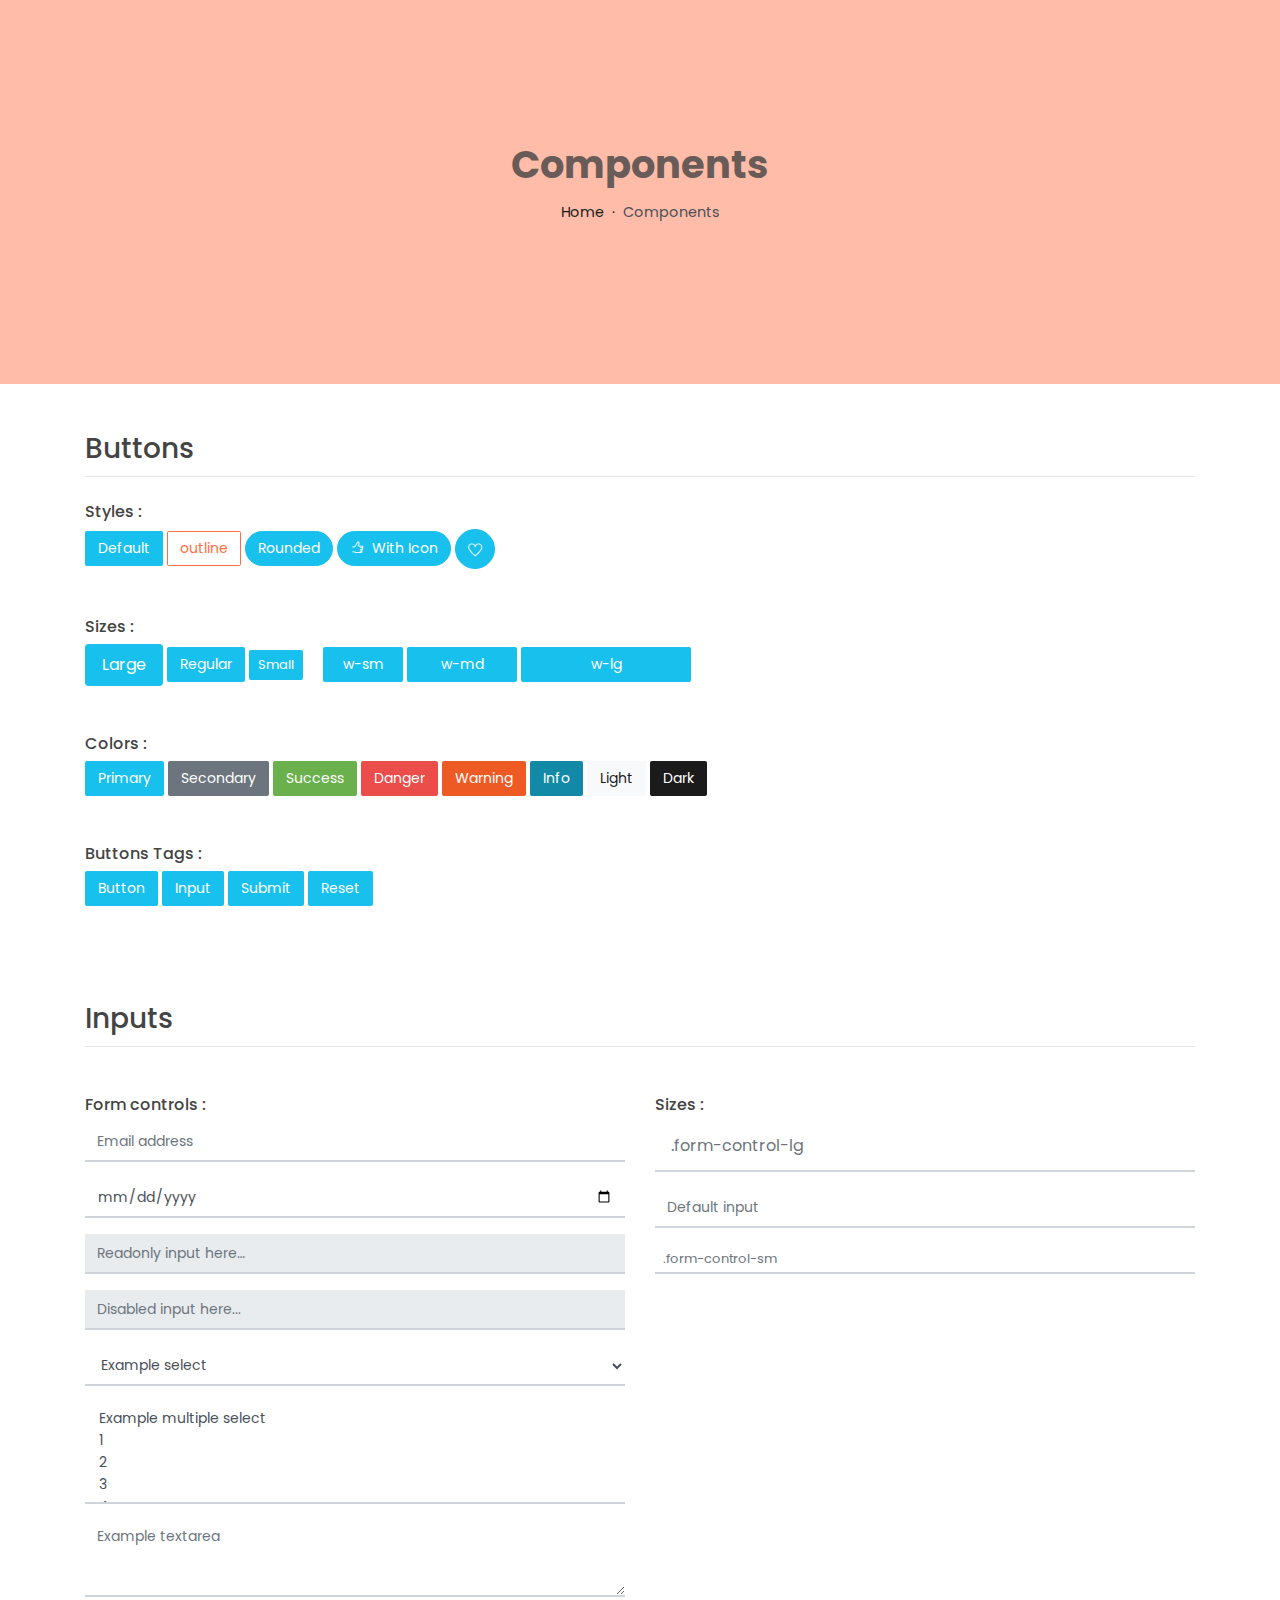
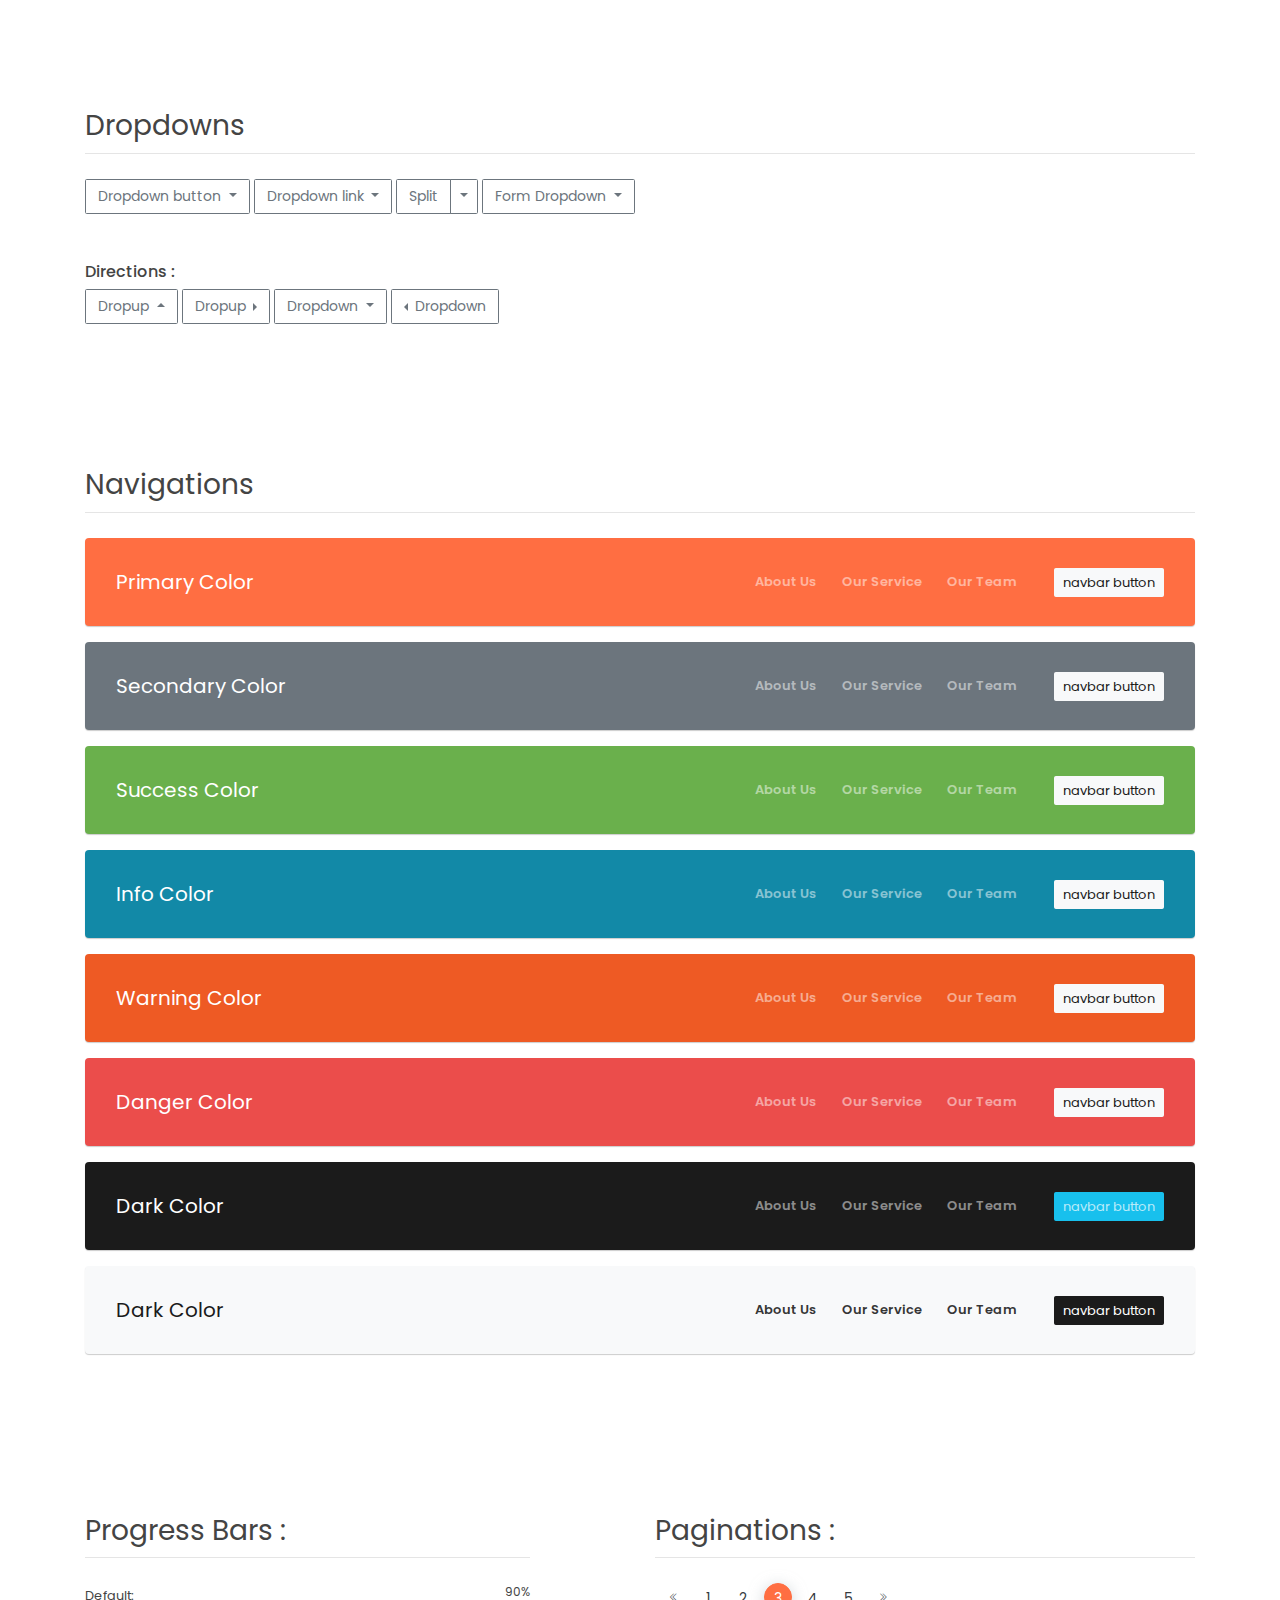
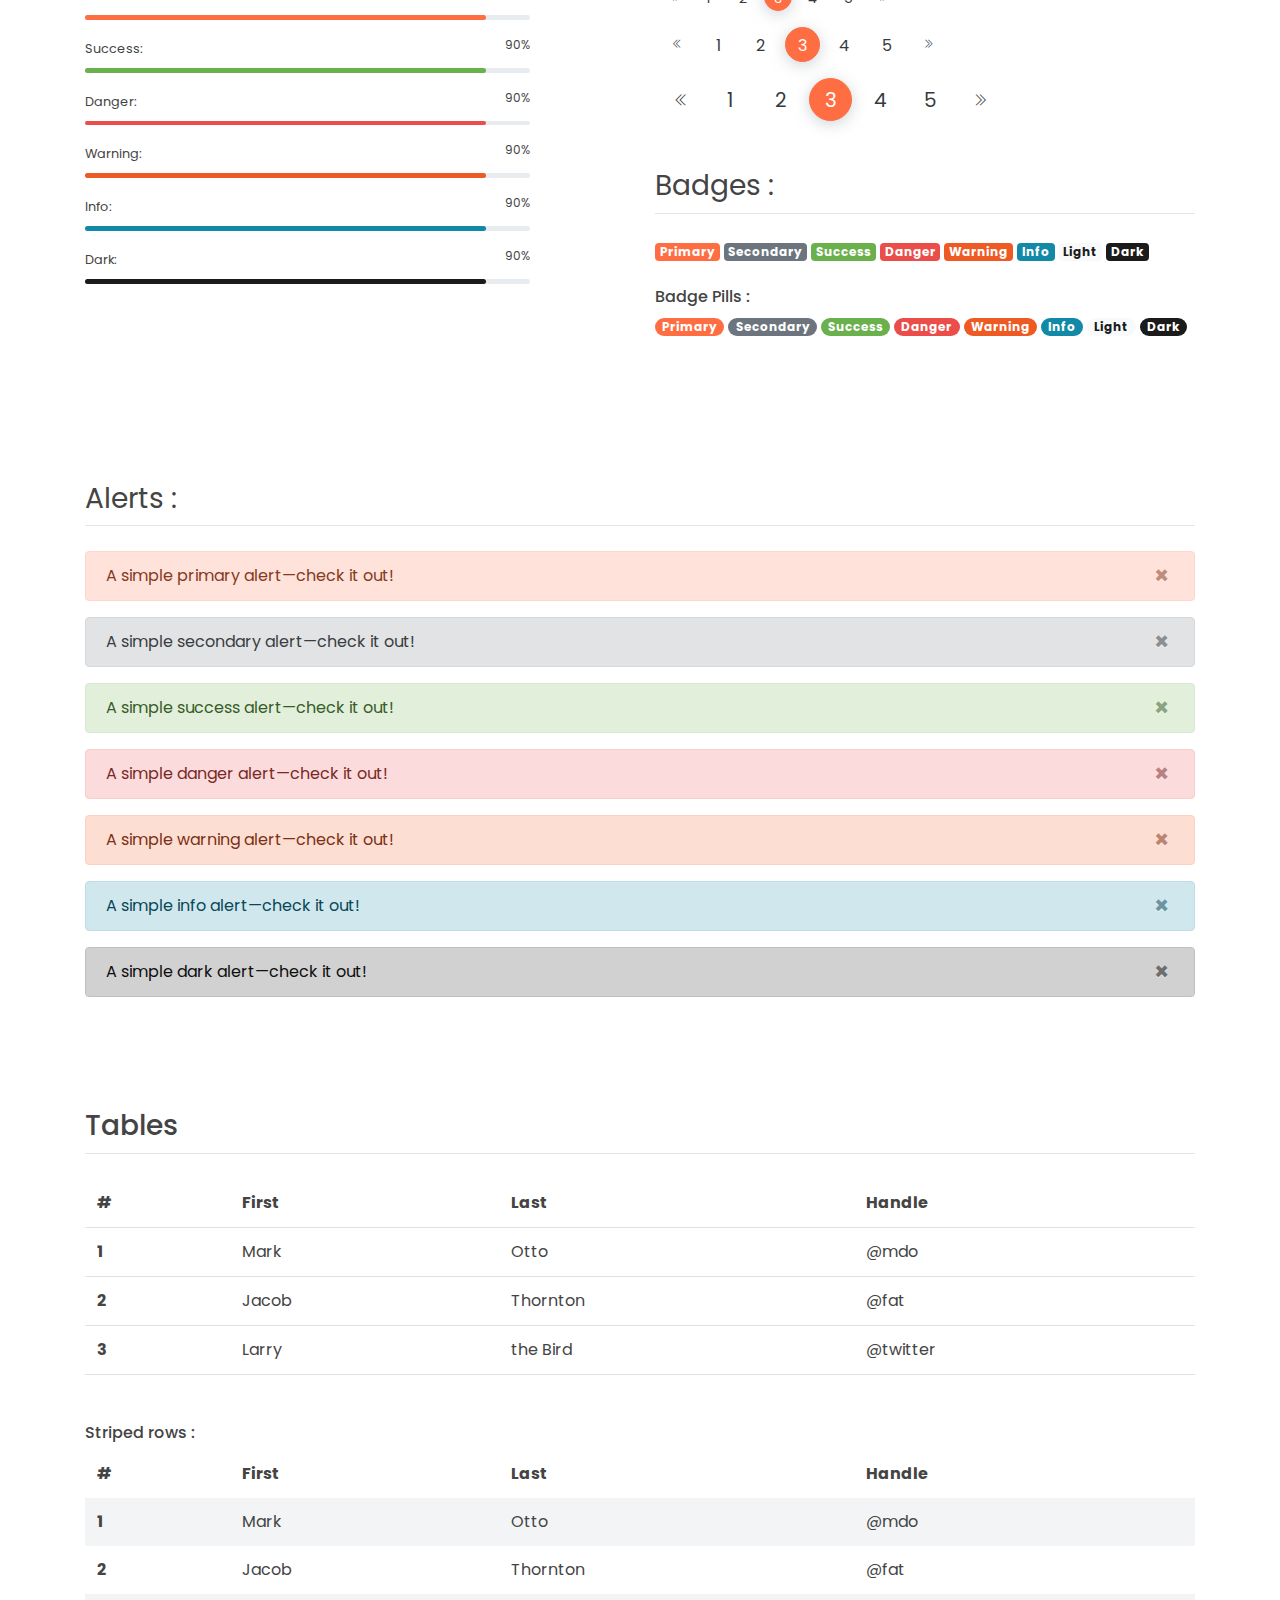
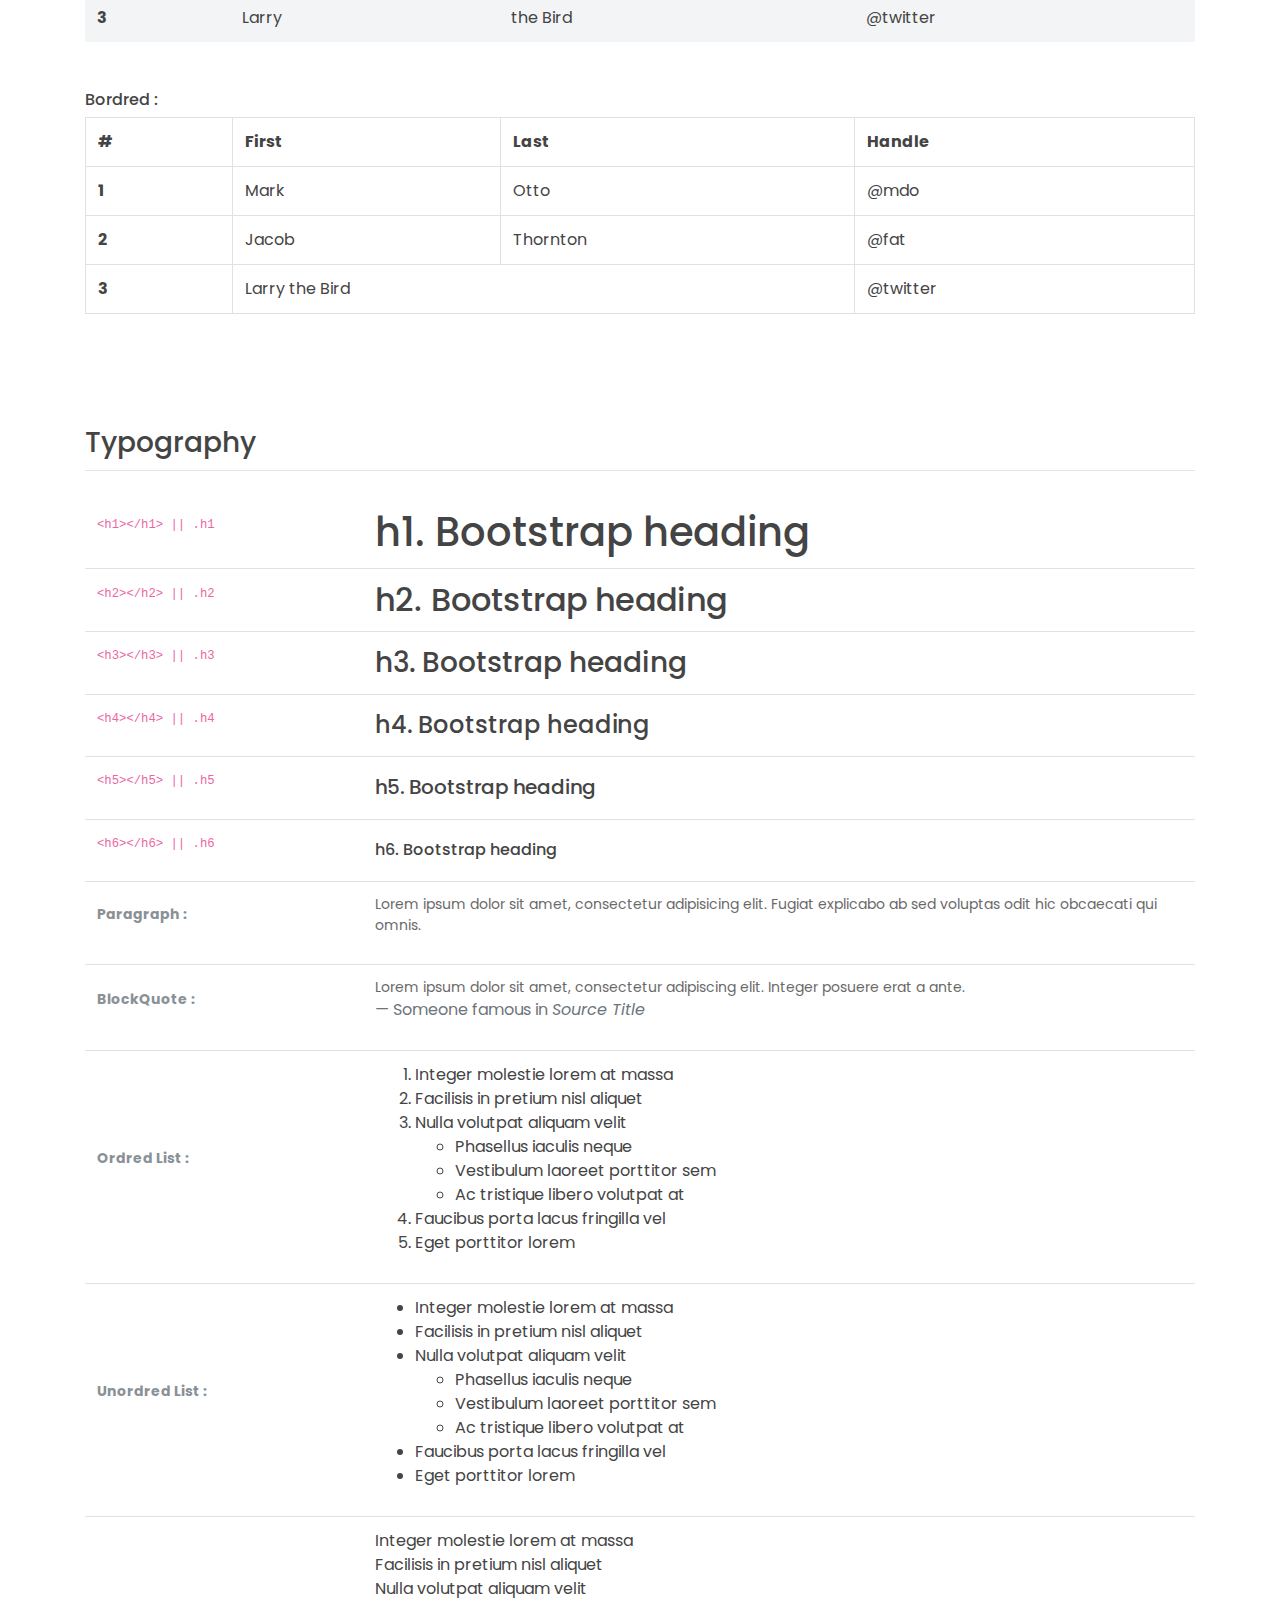
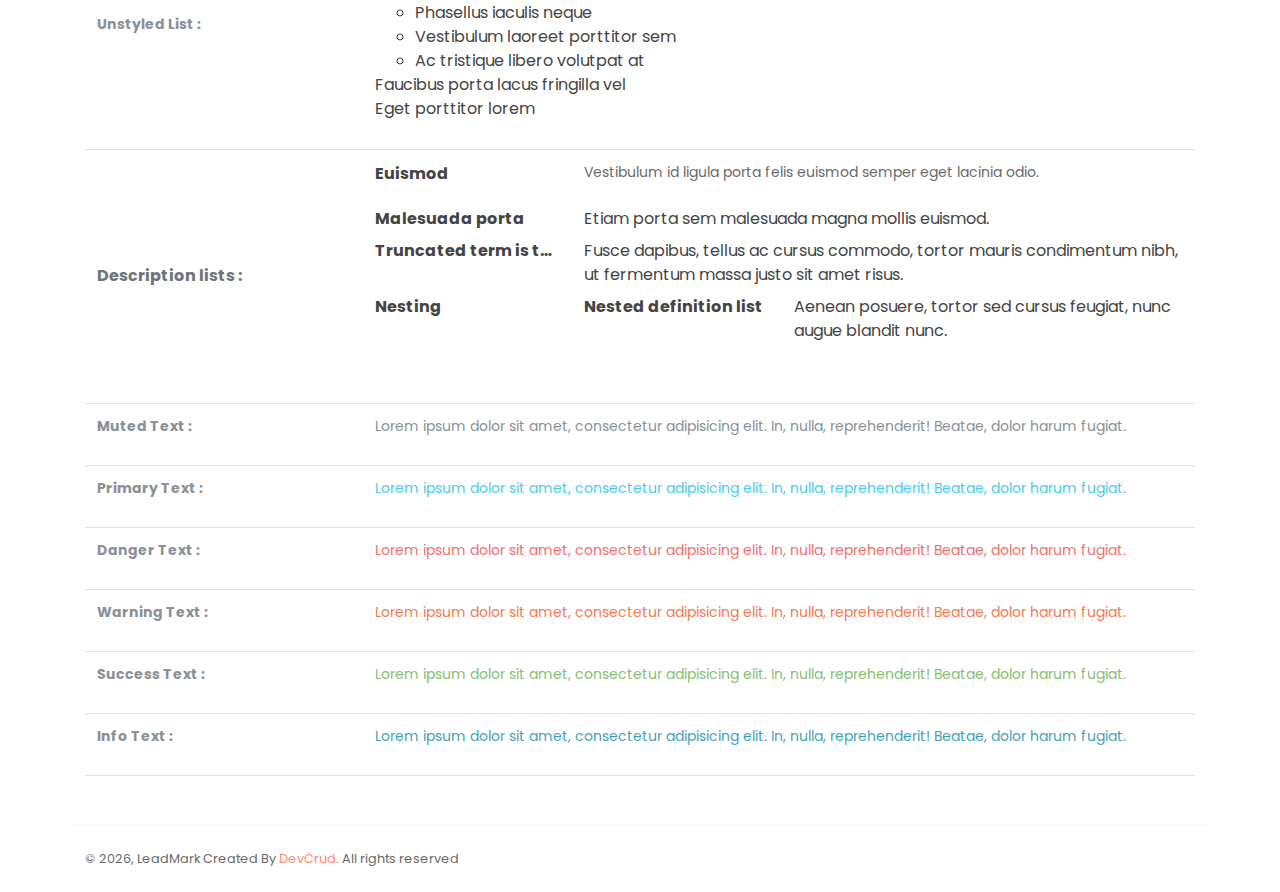
<file: public_html/components.html>
<!DOCTYPE html>
<html lang="en">
<head>
   <meta charset="utf-8">
    <meta name="viewport" content="width=device-width, initial-scale=1, shrink-to-fit=no">
    <meta name="description" content="Start your development with LeadMark landing page.">
    <meta name="author" content="Devcrud">
    <title>LeadMark Landing page | Components</title>
   <!-- font icons -->
   <link rel="stylesheet" href="assets/vendors/themify-icons/css/themify-icons.css">
   <!-- Bootstrap + Steller  -->
   <link rel="stylesheet" href="assets/css/leadmark.css">
</head>
<body>

   <!-- Page Header -->
   <header class="header header-mini"> 
      <div class="header-title">Components</div> 
      <nav aria-label="breadcrumb">
         <ol class="breadcrumb">
            <li class="breadcrumb-item"><a href="/">Home</a></li>
            <li class="breadcrumb-item active" aria-current="page">Components</li>
         </ol>
      </nav>
   </header> <!-- End Of Page Header -->

   <!-- main content -->
   <div class="container">

      <!-- Buttons -->
      <h3 class="mt-5">Buttons</h3>
      <hr>
      <h6 class="section-secondary-title">Styles :</h6>
      <button class="btn btn-primary">Default</button>
      <button class="btn btn-outline-primary">outline</button>
      <button class="btn btn-primary rounded">Rounded</button>
      <button class="btn btn-primary rounded"><i class="ti-thumb-up pr-1"></i> With Icon</button>
      <button class="btn btn-primary circle"><i class="ti-heart"></i></button>

      <h6 class="section-secondary-title mt-5">Sizes :</h6>
      <button class="btn btn-primary btn-lg">Large</button>
      <button class="btn btn-primary ">Regular</button>
      <button class="btn btn-primary btn-sm">Small</button>
      <button class="btn btn-primary w-sm ml-3">w-sm</button>
      <button class="btn btn-primary w-md">w-md</button>
      <button class="btn btn-primary w-lg">w-lg</button>

      <h6 class="section-secondary-title mt-5">Colors :</h6>          
      <button type="button" class="btn btn-primary">Primary</button>
      <button type="button" class="btn btn-secondary">Secondary</button>
      <button type="button" class="btn btn-success">Success</button>
      <button type="button" class="btn btn-danger">Danger</button>
      <button type="button" class="btn btn-warning">Warning</button>
      <button type="button" class="btn btn-info">Info</button>
      <button type="button" class="btn btn-light">Light</button>
      <button type="button" class="btn btn-dark">Dark</button>

      <h6 class="section-secondary-title mt-5">Buttons Tags :</h6>
      <button class="btn btn-primary" type="submit">Button</button>
      <input class="btn btn-primary" type="button" value="Input">
      <input class="btn btn-primary" type="submit" value="Submit">
      <input class="btn btn-primary" type="reset" value="Reset">
      
      <!-- devider -->
      <div class="py-5"></div>

      <!-- Inputs -->
      <h3>Inputs</h3>
      <hr>
      <div class="row mt-5">
         <div class="col-md-6">
            <h6 class="section-secondary-title">Form controls :</h6>        
            <div class="form-group">
               <input type="email" class="form-control" id="exampleFormControlInput1" placeholder="Email address">
            </div>
            <div class="form-group">
               <input type="date" class="form-control" id="exampleFormControlInput1" placeholder="Date">
            </div>
            <div class="form-group">
               <input class="form-control" type="text" placeholder="Readonly input here…" readonly>
            </div>
            <div class="form-group">
               <input class="form-control" id="disabledInput" type="text" placeholder="Disabled input here..." disabled>
            </div>
            <div class="form-group">
               <select class="form-control" id="exampleFormControlSelect1">
                  <option>Example select</option>
                  <option>1</option>
                  <option>2</option>
                  <option>3</option>
                  <option>4</option>
                  <option>5</option>
               </select>
            </div>
            <div class="form-group">
               <select multiple class="form-control" id="exampleFormControlSelect2">
                  <option>Example multiple select</option>
                  <option>1</option>
                  <option>2</option>
                  <option>3</option>
                  <option>4</option>
                  <option>5</option>
               </select>
            </div>
            <div class="form-group">
               <textarea class="form-control" id="exampleFormControlTextarea1" rows="3" placeholder="Example textarea"></textarea>
            </div>
         </div>
         <div class="col-md-6">
            <h6 class="section-secondary-title">Sizes :</h6>    
            <div class="form-group">
               <input class="form-control form-control-lg" type="text" placeholder=".form-control-lg">             
            </div>
            <div class="form-group">
               <input class="form-control" type="text" placeholder="Default input">
            </div>
            <div class="form-group">
               <input class="form-control form-control-sm" type="text" placeholder=".form-control-sm"> 
            </div>
         </div>
      </div> <!-- end of inputs -->   

      <!-- devider -->
      <div class="py-5"></div>             

      <!-- Dropdowns -->
      <h3 class="components-section-title font-weight-normal">Dropdowns</h3>
      <hr>
      <div class="dropdown d-inline-block">
         <button class="btn btn-outline-secondary dropdown-toggle" type="button" id="dropdownMenuButton" data-toggle="dropdown" aria-haspopup="true" aria-expanded="false">
         Dropdown button
         </button>
         <div class="dropdown-menu" aria-labelledby="dropdownMenuButton">
         <a class="dropdown-item" href="#">Action</a>
         <a class="dropdown-item" href="#">Another action</a>
         <a class="dropdown-item" href="#">Something else here</a>
         </div>
      </div>
      <div class="dropdown d-inline-block">
         <a class="btn btn-outline-secondary dropdown-toggle" href="#" role="button" id="dropdownMenuLink" data-toggle="dropdown" aria-haspopup="true" aria-expanded="false">
            Dropdown link
         </a>
         <div class="dropdown-menu" aria-labelledby="dropdownMenuLink">
            <a class="dropdown-item" href="#">Action</a>
            <a class="dropdown-item" href="#">Another action</a>
            <a class="dropdown-item" href="#">Something else here</a>
         </div>
      </div>
      <div class="btn-group">
         <button type="button" class="btn btn-outline-secondary">Split</button>
         <button type="button" class="btn btn-outline-secondary dropdown-toggle dropdown-toggle-split" data-toggle="dropdown" aria-haspopup="true" aria-expanded="false">
         <span class="sr-only">Toggle Dropdown</span>
         </button>
         <div class="dropdown-menu">
            <a class="dropdown-item" href="#">Action</a>
            <a class="dropdown-item" href="#">Another action</a>
            <a class="dropdown-item" href="#">Something else here</a>
            <div class="dropdown-divider"></div>
            <a class="dropdown-item" href="#">Separated link</a>
         </div>
      </div>
      <div class="btn-group">
         <button class="btn btn-outline-secondary dropdown-toggle" type="button" id="dropdownMenuButton" data-toggle="dropdown" aria-haspopup="true" aria-expanded="false">
            Form Dropdown
         </button>
         <div class="dropdown-menu form">
            <form class="px-4 py-3">
               <div class="form-group">
                  <input type="email" class="form-control" id="exampleDropdownFormEmail1" placeholder="email@example.com">
               </div>
               <div class="form-group">
                  <input type="password" class="form-control" id="exampleDropdownFormPassword1" placeholder="Password">
               </div>
               <div class="form-check mb-3">
                  <input type="checkbox" class="form-check-input" id="dropdownCheck">
                  <label class="form-check-label" for="dropdownCheck">
                     Remember me
                  </label>
               </div>
               <button type="submit" class="btn btn-primary btn-block">Sign in</button>
            </form>
            <div class="dropdown-divider"></div>
            <a class="dropdown-item" href="#"><small>New around here? Sign up</small></a>
            <a class="dropdown-item" href="#"><small>Forgot password?</small></a>
         </div>
      </div>       
      <h6 class="section-secondary-title mt-5">Directions :</h6>  
      <div class="btn-group dropup">
         <button type="button" class="btn btn-outline-secondary dropdown-toggle" data-toggle="dropdown" aria-haspopup="true" aria-expanded="false">
            Dropup
         </button>
         <div class="dropdown-menu">
            <a class="dropdown-item" href="#">Action</a>
            <a class="dropdown-item" href="#">Another action</a>
            <a class="dropdown-item" href="#">Something else here</a>
            <div class="dropdown-divider"></div>
            <a class="dropdown-item" href="#">Separated link</a>
         </div>
      </div>
      <div class="btn-group dropright">
         <button type="button" class="btn btn-outline-secondary dropdown-toggle" data-toggle="dropdown" aria-haspopup="true" aria-expanded="false">
            Dropup
         </button>
         <div class="dropdown-menu">
            <a class="dropdown-item" href="#">Action</a>
            <a class="dropdown-item" href="#">Another action</a>
            <a class="dropdown-item" href="#">Something else here</a>
            <div class="dropdown-divider"></div>
            <a class="dropdown-item" href="#">Separated link</a>
         </div>
      </div>
      <div class="btn-group">
         <button type="button" class="btn btn-outline-secondary dropdown-toggle" data-toggle="dropdown" aria-haspopup="true" aria-expanded="false">
            Dropdown
         </button>
         <div class="dropdown-menu">
            <a class="dropdown-item" href="#">Action</a>
            <a class="dropdown-item" href="#">Another action</a>
            <a class="dropdown-item" href="#">Something else here</a>
            <div class="dropdown-divider"></div>
            <a class="dropdown-item" href="#">Separated link</a>
         </div>
      </div>
      <div class="btn-group dropleft">
         <button type="button" class="btn btn-outline-secondary dropdown-toggle" data-toggle="dropdown" aria-haspopup="true" aria-expanded="false">
            Dropdown
         </button>
         <div class="dropdown-menu">
            <a class="dropdown-item" href="#">Action</a>
            <a class="dropdown-item" href="#">Another action</a>
            <a class="dropdown-item" href="#">Something else here</a>
            <div class="dropdown-divider"></div>
            <a class="dropdown-item" href="#">Separated link</a>
         </div>
      </div> <!-- end of Dropdowns -->  

      <!-- devider -->
      <div class="py-5"></div>   

      <!-- navbars -->
      <h3 class="components-section-title font-weight-normal mt-5">Navigations</h3>
      <hr>
      <nav class="navbar navbar-expand-sm navbar-dark bg-primary rounded shadow mb-3">
         <div class="container">
            <a class="navbar-brand" href="#">Primary Color</a>
            <button class="navbar-toggler ml-auto" type="button" data-toggle="collapse" data-target="#navbarSupportedContent" aria-controls="navbarSupportedContent" aria-expanded="false" aria-label="Toggle navigation">
            <span class="navbar-toggler-icon"></span>
            </button>
            <div class="collapse navbar-collapse" id="navbarSupportedContent">
               <ul class="navbar-nav ml-auto"> 
                  <li class="nav-item">
                     <a class="nav-link" href="#about">About Us</a>
                  </li>
                  <li class="nav-item">
                     <a class="nav-link" href="#service">Our Service</a>
                  </li>
                  <li class="nav-item">
                     <a class="nav-link" href="#team">Our Team</a>
                  </li>
                  <li class="nav-item">
                     <a href="#book-table" class="ml-4 mt-1 btn btn-light btn-sm">navbar button</a>
                  </li>
               </ul>                       
            </div>
         </div>
      </nav>
      <nav class="navbar navbar-expand-sm navbar-dark bg-secondary rounded shadow mb-3">
         <div class="container">
            <a class="navbar-brand" href="#">Secondary Color</a>
            <button class="navbar-toggler ml-auto" type="button" data-toggle="collapse" data-target="#navbarSupportedContent" aria-controls="navbarSupportedContent" aria-expanded="false" aria-label="Toggle navigation">
            <span class="navbar-toggler-icon"></span>
            </button>
            <div class="collapse navbar-collapse" id="navbarSupportedContent">
               <ul class="navbar-nav ml-auto"> 
                  <li class="nav-item">
                     <a class="nav-link" href="#about">About Us</a>
                  </li>
                  <li class="nav-item">
                     <a class="nav-link" href="#service">Our Service</a>
                  </li>
                  <li class="nav-item">
                     <a class="nav-link" href="#team">Our Team</a>
                  </li>
                  <li class="nav-item">
                     <a href="#book-table" class="ml-4 mt-1 btn btn-light btn-sm">navbar button</a>
                  </li>
               </ul>                       
            </div>
         </div>
      </nav>
      <nav class="navbar navbar-expand-sm navbar-dark bg-success rounded shadow mb-3">
         <div class="container">
            <a class="navbar-brand" href="#">Success Color</a>
            <button class="navbar-toggler ml-auto" type="button" data-toggle="collapse" data-target="#navbarSupportedContent" aria-controls="navbarSupportedContent" aria-expanded="false" aria-label="Toggle navigation">
            <span class="navbar-toggler-icon"></span>
            </button>
            <div class="collapse navbar-collapse" id="navbarSupportedContent">
               <ul class="navbar-nav ml-auto"> 
                  <li class="nav-item">
                     <a class="nav-link" href="#about">About Us</a>
                  </li>
                  <li class="nav-item">
                     <a class="nav-link" href="#service">Our Service</a>
                  </li>
                  <li class="nav-item">
                     <a class="nav-link" href="#team">Our Team</a>
                  </li>
                  <li class="nav-item">
                     <a href="#book-table" class="ml-4 mt-1 btn btn-light btn-sm">navbar button</a>
                  </li>
               </ul>                       
            </div>
         </div>
      </nav>
      <nav class="navbar navbar-expand-sm navbar-dark bg-info rounded shadow mb-3">
         <div class="container">
            <a class="navbar-brand" href="#">Info Color</a>
            <button class="navbar-toggler ml-auto" type="button" data-toggle="collapse" data-target="#navbarSupportedContent" aria-controls="navbarSupportedContent" aria-expanded="false" aria-label="Toggle navigation">
            <span class="navbar-toggler-icon"></span>
            </button>
            <div class="collapse navbar-collapse" id="navbarSupportedContent">
               <ul class="navbar-nav ml-auto"> 
                  <li class="nav-item">
                     <a class="nav-link" href="#about">About Us</a>
                  </li>
                  <li class="nav-item">
                     <a class="nav-link" href="#service">Our Service</a>
                  </li>
                  <li class="nav-item">
                     <a class="nav-link" href="#team">Our Team</a>
                  </li>
                  <li class="nav-item">
                     <a href="#book-table" class="ml-4 mt-1 btn btn-light btn-sm">navbar button</a>
                  </li>
               </ul>                       
            </div>
         </div>
      </nav>
      <nav class="navbar navbar-expand-sm navbar-dark bg-warning rounded shadow mb-3">
         <div class="container">
            <a class="navbar-brand" href="#">Warning Color</a>
            <button class="navbar-toggler ml-auto" type="button" data-toggle="collapse" data-target="#navbarSupportedContent" aria-controls="navbarSupportedContent" aria-expanded="false" aria-label="Toggle navigation">
            <span class="navbar-toggler-icon"></span>
            </button>
            <div class="collapse navbar-collapse" id="navbarSupportedContent">
               <ul class="navbar-nav ml-auto"> 
                  <li class="nav-item">
                     <a class="nav-link" href="#about">About Us</a>
                  </li>
                  <li class="nav-item">
                     <a class="nav-link" href="#service">Our Service</a>
                  </li>
                  <li class="nav-item">
                     <a class="nav-link" href="#team">Our Team</a>
                  </li>
                  <li class="nav-item">
                     <a href="#book-table" class="ml-4 mt-1 btn btn-light btn-sm">navbar button</a>
                  </li>
               </ul>                       
            </div>
         </div>
      </nav>
      <nav class="navbar navbar-expand-sm navbar-dark bg-danger rounded shadow mb-3">
         <div class="container">
            <a class="navbar-brand" href="#">Danger Color</a>
            <button class="navbar-toggler ml-auto" type="button" data-toggle="collapse" data-target="#navbarSupportedContent" aria-controls="navbarSupportedContent" aria-expanded="false" aria-label="Toggle navigation">
            <span class="navbar-toggler-icon"></span>
            </button>
            <div class="collapse navbar-collapse" id="navbarSupportedContent">
               <ul class="navbar-nav ml-auto"> 
                  <li class="nav-item">
                     <a class="nav-link" href="#about">About Us</a>
                  </li>
                  <li class="nav-item">
                     <a class="nav-link" href="#service">Our Service</a>
                  </li>
                  <li class="nav-item">
                     <a class="nav-link" href="#team">Our Team</a>
                  </li>
                  <li class="nav-item">
                     <a href="#book-table" class="ml-4 mt-1 btn btn-light btn-sm">navbar button</a>
                  </li>
               </ul>                       
            </div>
         </div>
      </nav>
      <nav class="navbar navbar-expand-sm navbar-dark bg-dark rounded shadow mb-3">
         <div class="container">
            <a class="navbar-brand" href="#">Dark Color</a>
            <button class="navbar-toggler ml-auto" type="button" data-toggle="collapse" data-target="#navbarSupportedContent" aria-controls="navbarSupportedContent" aria-expanded="false" aria-label="Toggle navigation">
            <span class="navbar-toggler-icon"></span>
            </button>
            <div class="collapse navbar-collapse" id="navbarSupportedContent">
               <ul class="navbar-nav ml-auto"> 
                  <li class="nav-item">
                     <a class="nav-link" href="#about">About Us</a>
                  </li>
                  <li class="nav-item">
                     <a class="nav-link" href="#service">Our Service</a>
                  </li>
                  <li class="nav-item">
                     <a class="nav-link" href="#team">Our Team</a>
                  </li>
                  <li class="nav-item">
                     <a href="#book-table" class="ml-4 mt-1 btn btn-primary btn-sm">navbar button</a>
                  </li>
               </ul>                       
            </div>
         </div>
      </nav>
      <nav class="navbar navbar-expand-sm navbar-light bg-light rounded shadow mb-3">
         <div class="container">
            <a class="navbar-brand" href="#">Dark Color</a>
            <button class="navbar-toggler ml-auto" type="button" data-toggle="collapse" data-target="#navbarSupportedContent" aria-controls="navbarSupportedContent" aria-expanded="false" aria-label="Toggle navigation">
            <span class="navbar-toggler-icon"></span>
            </button>
            <div class="collapse navbar-collapse" id="navbarSupportedContent">
               <ul class="navbar-nav ml-auto"> 
                  <li class="nav-item">
                     <a class="nav-link" href="#about">About Us</a>
                  </li>
                  <li class="nav-item">
                     <a class="nav-link" href="#service">Our Service</a>
                  </li>
                  <li class="nav-item">
                     <a class="nav-link" href="#team">Our Team</a>
                  </li>
                  <li class="nav-item">
                     <a href="#book-table" class="ml-4 mt-1 btn btn-dark btn-sm">navbar button</a>
                  </li>
               </ul>                       
            </div>
         </div>
      </nav>
      <!-- End of navbars -->

      <!-- devider -->
      <div class="py-5"></div>   
      
      <!-- progress bars -->
      <div class="row justify-content-between">
         <div class="col-md-5">
            <h3 class="components-section-title font-weight-normal mt-5">Progress Bars :</h3>
            <hr>
            <small>Default: </small>
            <div class="progress mt-2 mb-3">
               <div class="progress-bar" role="progressbar" style="width: 90%" aria-valuenow="25" aria-valuemin="0" aria-valuemax="100"><span>90%</span></div>
            </div>
            <small>Success:</small>
            <div class="progress mt-2 mb-3">
               <div class="progress-bar bg-success" role="progressbar" style="width: 90%" aria-valuenow="25" aria-valuemin="0" aria-valuemax="100"><span>90%</span></div>
            </div>
            <small>Danger:</small>
            <div class="progress mt-2 mb-3">
               <div class="progress-bar bg-danger" role="progressbar" style="width: 90%" aria-valuenow="25" aria-valuemin="0" aria-valuemax="100"><span>90%</span></div>
            </div>
            <small>Warning:</small>
            <div class="progress mt-2 mb-3">
               <div class="progress-bar bg-warning" role="progressbar" style="width: 90%" aria-valuenow="25" aria-valuemin="0" aria-valuemax="100"><span>90%</span></div>
            </div>
            <small>Info:</small>
            <div class="progress mt-2 mb-3">
               <div class="progress-bar bg-info" role="progressbar" style="width: 90%" aria-valuenow="25" aria-valuemin="0" aria-valuemax="100"><span>90%</span></div>
            </div>
            <small>Dark:</small>
            <div class="progress mt-2 mb-3">
               <div class="progress-bar bg-dark" role="progressbar" style="width: 90%" aria-valuenow="25" aria-valuemin="0" aria-valuemax="100"><span>90%</span></div>
            </div>
         </div>
         <div class="col-md-6">
            <h3 class="components-section-title font-weight-normal mt-5">Paginations :</h3>
            <hr>
            <nav aria-label="Page navigation example">
               <ul class="pagination pagination-sm">
                  <li class="page-item"><a class="page-link" href="#"><i class="ti-angle-double-left"></i></a></li>
                  <li class="page-item"><a class="page-link" href="#">1</a></li>
                  <li class="page-item"><a class="page-link" href="#">2</a></li>
                  <li class="page-item active"><a class="page-link" href="#">3</a></li>
                  <li class="page-item"><a class="page-link" href="#">4</a></li>
                  <li class="page-item"><a class="page-link" href="#">5</a></li>
                  <li class="page-item"><a class="page-link" href="#"><i class="ti-angle-double-right"></i></a></li>
               </ul>
            </nav>
            <nav aria-label="Page navigation example">
               <ul class="pagination">
               <li class="page-item"><a class="page-link" href="#"><i class="ti-angle-double-left"></i></a></li>
                  <li class="page-item"><a class="page-link" href="#">1</a></li>
                  <li class="page-item"><a class="page-link" href="#">2</a></li>
                  <li class="page-item active"><a class="page-link" href="#">3</a></li>
                  <li class="page-item"><a class="page-link" href="#">4</a></li>
                  <li class="page-item"><a class="page-link" href="#">5</a></li>
                  <li class="page-item"><a class="page-link" href="#"><i class="ti-angle-double-right"></i></a></li>
               </ul>
            </nav>
            <nav aria-label="Page navigation example">
               <ul class="pagination pagination-lg">
                  <li class="page-item"><a class="page-link" href="#"><i class="ti-angle-double-left"></i></a></li>
                  <li class="page-item"><a class="page-link" href="#">1</a></li>
                  <li class="page-item"><a class="page-link" href="#">2</a></li>
                  <li class="page-item active"><a class="page-link" href="#">3</a></li>
                  <li class="page-item"><a class="page-link" href="#">4</a></li>
                  <li class="page-item"><a class="page-link" href="#">5</a></li>
                  <li class="page-item"><a class="page-link" href="#"><i class="ti-angle-double-right"></i></a></li>
               </ul>
            </nav>

            <!-- Badges -->
            <h3 class="components-section-title font-weight-normal mt-5">Badges :</h3>
            <hr>
            <span class="badge badge-primary">Primary</span>
            <span class="badge badge-secondary">Secondary</span>
            <span class="badge badge-success">Success</span>
            <span class="badge badge-danger">Danger</span>
            <span class="badge badge-warning">Warning</span>
            <span class="badge badge-info">Info</span>
            <span class="badge badge-light">Light</span>
            <span class="badge badge-dark">Dark</span>
            <h6 class="section-secondary-title mt-4 mb-2">Badge Pills :</h6>
            <span class="badge badge-pill badge-primary">Primary</span>
            <span class="badge badge-pill badge-secondary">Secondary</span>
            <span class="badge badge-pill badge-success">Success</span>
            <span class="badge badge-pill badge-danger">Danger</span>
            <span class="badge badge-pill badge-warning">Warning</span>
            <span class="badge badge-pill badge-info">Info</span>
            <span class="badge badge-pill badge-light">Light</span>
            <span class="badge badge-pill badge-dark">Dark</span>
         </div>
      </div> <!-- End of Progress bars -->

      <!-- devider -->
      <div class="py-5"></div>  

      <!-- Alerts -->
      <h3 class="components-section-title font-weight-normal mt-5">Alerts :</h3>
      <hr>
      <div class="alert alert-primary alert-dismissible fade show" role="alert">
         A simple primary alert—check it out!
         <button type="button" class="close" data-dismiss="alert" aria-label="Close">
            <span aria-hidden="true">&times;</span>
         </button>
      </div>
      <div class="alert alert-secondary alert-dismissible fade show" role="alert">
         A simple secondary alert—check it out!
         <button type="button" class="close" data-dismiss="alert" aria-label="Close">
            <span aria-hidden="true">&times;</span>
         </button>
      </div>
      <div class="alert alert-success alert-dismissible fade show" role="alert">
         A simple success alert—check it out!
         <button type="button" class="close" data-dismiss="alert" aria-label="Close">
            <span aria-hidden="true">&times;</span>
         </button>
      </div>
      <div class="alert alert-danger alert-dismissible fade show" role="alert">
         A simple danger alert—check it out!
         <button type="button" class="close" data-dismiss="alert" aria-label="Close">
            <span aria-hidden="true">&times;</span>
         </button>
      </div>
      <div class="alert alert-warning alert-dismissible fade show" role="alert">
         A simple warning alert—check it out!
         <button type="button" class="close" data-dismiss="alert" aria-label="Close">
            <span aria-hidden="true">&times;</span>
         </button>
      </div>
      <div class="alert alert-info alert-dismissible fade show" role="alert">
         A simple info alert—check it out!
         <button type="button" class="close" data-dismiss="alert" aria-label="Close">
            <span aria-hidden="true">&times;</span>
         </button>
      </div>
      <div class="alert alert-dark alert-dismissible fade show" role="alert">
         A simple dark alert—check it out!
         <button type="button" class="close" data-dismiss="alert" aria-label="Close">
            <span aria-hidden="true">&times;</span>
         </button>
      </div>
      <!-- end of alerts -->

      <!-- devider -->
      <div class="py-5"></div> 
   
      <!-- tables -->
      <h3 class="components-section-title">Tables</h3>
      <hr>
      <table class="table">
         <thead>
            <tr>
               <th scope="col">#</th>
               <th scope="col">First</th>
               <th scope="col">Last</th>
               <th scope="col">Handle</th>
            </tr>
         </thead>
         <tbody>
            <tr>
               <th scope="row">1</th>
               <td>Mark</td>
               <td>Otto</td>
               <td>@mdo</td>
            </tr>
            <tr>
               <th scope="row">2</th>
               <td>Jacob</td>
               <td>Thornton</td>
               <td>@fat</td>
            </tr>
            <tr>
               <th scope="row">3</th>
               <td>Larry</td>
               <td>the Bird</td>
               <td>@twitter</td>
            </tr>
         </tbody>
      </table>

      <h6 class="section-secondary-title mt-5">Striped rows :</h6>
      <table class="table table-striped">
         <thead>
            <tr>
               <th scope="col">#</th>
               <th scope="col">First</th>
               <th scope="col">Last</th>
               <th scope="col">Handle</th>
            </tr>
         </thead>
         <tbody>
            <tr>
               <th scope="row">1</th>
               <td>Mark</td>
               <td>Otto</td>
               <td>@mdo</td>
            </tr>
            <tr>
               <th scope="row">2</th>
               <td>Jacob</td>
               <td>Thornton</td>
               <td>@fat</td>
            </tr>
            <tr>
               <th scope="row">3</th>
               <td>Larry</td>
               <td>the Bird</td>
               <td>@twitter</td>
            </tr>
         </tbody>
      </table>

      <h6 class="section-secondary-title mt-5">Bordred :</h6>
      <table class="table table-bordered">
         <thead>
            <tr>
               <th scope="col">#</th>
               <th scope="col">First</th>
               <th scope="col">Last</th>
               <th scope="col">Handle</th>
            </tr>
         </thead>
         <tbody>
            <tr>
               <th scope="row">1</th>
               <td>Mark</td>
               <td>Otto</td>
               <td>@mdo</td>
            </tr>
            <tr>
               <th scope="row">2</th>
               <td>Jacob</td>
               <td>Thornton</td>
               <td>@fat</td>
            </tr>
            <tr>
               <th scope="row">3</th>
               <td colspan="2">Larry the Bird</td>
               <td>@twitter</td>
            </tr>
         </tbody>
      </table>
      <!-- end of tables -->

      <!-- devider -->
      <div class="py-5"></div> 

      <!-- typography -->
      <h3 class="components-section-title">Typography</h3>
      <hr>
      <table class="table table-borderless v-align-center">
         <tbody>
            <tr>
               <td>
                  <p><code class="highlighter-rouge">&lt;h1&gt;&lt;/h1&gt; || .h1</code></p>
               </td>
               <td class="w-75"><span class="h1">h1. Bootstrap heading</span></td>
            </tr>
            <tr>
               <td>
                  <p><code class="highlighter-rouge">&lt;h2&gt;&lt;/h2&gt; || .h2</code></p>
               </td>
               <td><span class="h2">h2. Bootstrap heading</span></td>
            </tr>
            <tr>
               <td>
                  <p><code class="highlighter-rouge">&lt;h3&gt;&lt;/h3&gt; || .h3</code></p>
               </td>
               <td><span class="h3">h3. Bootstrap heading</span></td>
            </tr>
            <tr>
               <td>
                  <p><code class="highlighter-rouge">&lt;h4&gt;&lt;/h4&gt; || .h4</code></p>
               </td>
               <td><span class="h4">h4. Bootstrap heading</span></td>
            </tr>
            <tr>
               <td>
                  <p><code class="highlighter-rouge">&lt;h5&gt;&lt;/h5&gt; || .h5</code></p>
               </td>
               <td><span class="h5">h5. Bootstrap heading</span></td>
            </tr>
            <tr>
               <td>
                  <p><code class="highlighter-rouge">&lt;h6&gt;&lt;/h6&gt; || .h6</code></p>
               </td>
               <td><span class="h6">h6. Bootstrap heading</span></td>
            </tr>
            <tr>
               <td>
                  <p class="font-weight-bold text-muted">Paragraph :</p>
               </td>
               <td><p>Lorem ipsum dolor sit amet, consectetur adipisicing elit. Fugiat explicabo ab sed voluptas odit hic obcaecati qui omnis.</p></td>
            </tr>
            <tr>
               <td>
                  <p class="font-weight-bold text-muted">BlockQuote :</p>
               </td>
               <td>
                  <blockquote class="blockquote">
                     <p class="mb-0">Lorem ipsum dolor sit amet, consectetur adipiscing elit. Integer posuere erat a ante.</p>
                     <footer class="blockquote-footer">Someone famous in <cite title="Source Title">Source Title</cite></footer>
                  </blockquote>
               </td>
            </tr>

            <tr>
               <td><p class="font-weight-bold text-muted">Ordred List :</p></td>
               <td>
                  <ol>
                     <li>Integer molestie lorem at massa</li>
                     <li>Facilisis in pretium nisl aliquet</li>
                     <li>Nulla volutpat aliquam velit
                        <ul>
                           <li>Phasellus iaculis neque</li>
                           <li>Vestibulum laoreet porttitor sem</li>
                           <li>Ac tristique libero volutpat at</li>
                        </ul>
                     </li>
                     <li>Faucibus porta lacus fringilla vel</li>
                     <li>Eget porttitor lorem</li>
                  </ol>
               </td>
            </tr>
            <tr>
               <td><p class="font-weight-bold text-muted">Unordred List :</p></td>
               <td>
                  <ul >
                     <li>Integer molestie lorem at massa</li>
                     <li>Facilisis in pretium nisl aliquet</li>
                     <li>Nulla volutpat aliquam velit
                        <ul>
                           <li>Phasellus iaculis neque</li>
                           <li>Vestibulum laoreet porttitor sem</li>
                           <li>Ac tristique libero volutpat at</li>
                        </ul>
                     </li>
                     <li>Faucibus porta lacus fringilla vel</li>
                     <li>Eget porttitor lorem</li>
                  </ul>
               </td>
            </tr>
            <tr>
               <td><p class="font-weight-bold text-muted">Unstyled List :</p></td>
               <td>
                  <ul class="list-unstyled">
                     <li>Integer molestie lorem at massa</li>
                     <li>Facilisis in pretium nisl aliquet</li>
                     <li>Nulla volutpat aliquam velit
                        <ul>
                           <li>Phasellus iaculis neque</li>
                           <li>Vestibulum laoreet porttitor sem</li>
                           <li>Ac tristique libero volutpat at</li>
                        </ul>
                     </li>
                     <li>Faucibus porta lacus fringilla vel</li>
                     <li>Eget porttitor lorem</li>
                  </ul>
               </td>
            </tr>
            <tr>
               <td class="font-weight-bold text-muted">Description lists : </td>
               <td>
                  <dl class="row">
                     <dt class="col-sm-3">Euismod</dt>
                     <dd class="col-sm-9">
                        <p>Vestibulum id ligula porta felis euismod semper eget lacinia odio.</p>
                     </dd>

                     <dt class="col-sm-3">Malesuada porta</dt>
                     <dd class="col-sm-9">Etiam porta sem malesuada magna mollis euismod.</dd>

                     <dt class="col-sm-3 text-truncate">Truncated term is truncated</dt>
                     <dd class="col-sm-9">Fusce dapibus, tellus ac cursus commodo, tortor mauris condimentum nibh, ut fermentum massa justo sit amet risus.</dd>

                     <dt class="col-sm-3">Nesting</dt>
                     <dd class="col-sm-9">
                        <dl class="row">
                           <dt class="col-sm-4">Nested definition list</dt>
                           <dd class="col-sm-8">Aenean posuere, tortor sed cursus feugiat, nunc augue blandit nunc.</dd>
                        </dl>
                     </dd>
                  </dl>
               </td>
            </tr>
            <tr>
               <td>
                  <p class="font-weight-bold text-muted">Muted Text :</p>
               </td>
               <td>
                  <p class="text-muted">Lorem ipsum dolor sit amet, consectetur adipisicing elit. In, nulla, reprehenderit! Beatae, dolor harum fugiat.</p>
               </td>
            </tr>
            <tr>
               <td>
                  <p class="font-weight-bold text-muted">Primary Text :</p>
               </td>
               <td>
                  <p class="text-primary">Lorem ipsum dolor sit amet, consectetur adipisicing elit. In, nulla, reprehenderit! Beatae, dolor harum fugiat.</p>
               </td>
            </tr>
            <tr>
               <td>
                  <p class="font-weight-bold text-muted">Danger Text :</p>
               </td>
               <td>
                  <p class="text-danger">Lorem ipsum dolor sit amet, consectetur adipisicing elit. In, nulla, reprehenderit! Beatae, dolor harum fugiat.</p>
               </td>
            </tr>
            <tr>
               <td>
                  <p class="font-weight-bold text-muted">Warning Text :</p>
               </td>
               <td>
                  <p class="text-warning">Lorem ipsum dolor sit amet, consectetur adipisicing elit. In, nulla, reprehenderit! Beatae, dolor harum fugiat.</p>
               </td>
            </tr>
            <tr>
               <td>
                  <p class="font-weight-bold text-muted">Success Text :</p>
               </td>
               <td>
                  <p class="text-success">Lorem ipsum dolor sit amet, consectetur adipisicing elit. In, nulla, reprehenderit! Beatae, dolor harum fugiat.</p>
               </td>
            </tr>
            <tr>
               <td>
                  <p class="font-weight-bold text-muted">Info Text :</p>
               </td>
               <td>
                  <p class="text-info">Lorem ipsum dolor sit amet, consectetur adipisicing elit. In, nulla, reprehenderit! Beatae, dolor harum fugiat.</p>
               </td>
            </tr>
         </tbody>
      </table>
   </div>
   <!-- end of typography -->

   <!-- Page Footer -->
   <footer class="container mt-5 py-4 border-top border-light">
       <p class="mb-0 small">&copy; <script>document.write(new Date().getFullYear())</script>, LeadMark Created By <a href="https://www.devcrud.com" target="_blank">DevCrud.</a>  All rights reserved </p>     
   </footer>
   <!-- End of Page Footer -->  
   
   <!-- core  -->
   <script src="assets/vendors/jquery/jquery-3.4.1.js"></script>
   <script src="assets/vendors/bootstrap/bootstrap.bundle.js"></script>

</body>
</html>
</file>
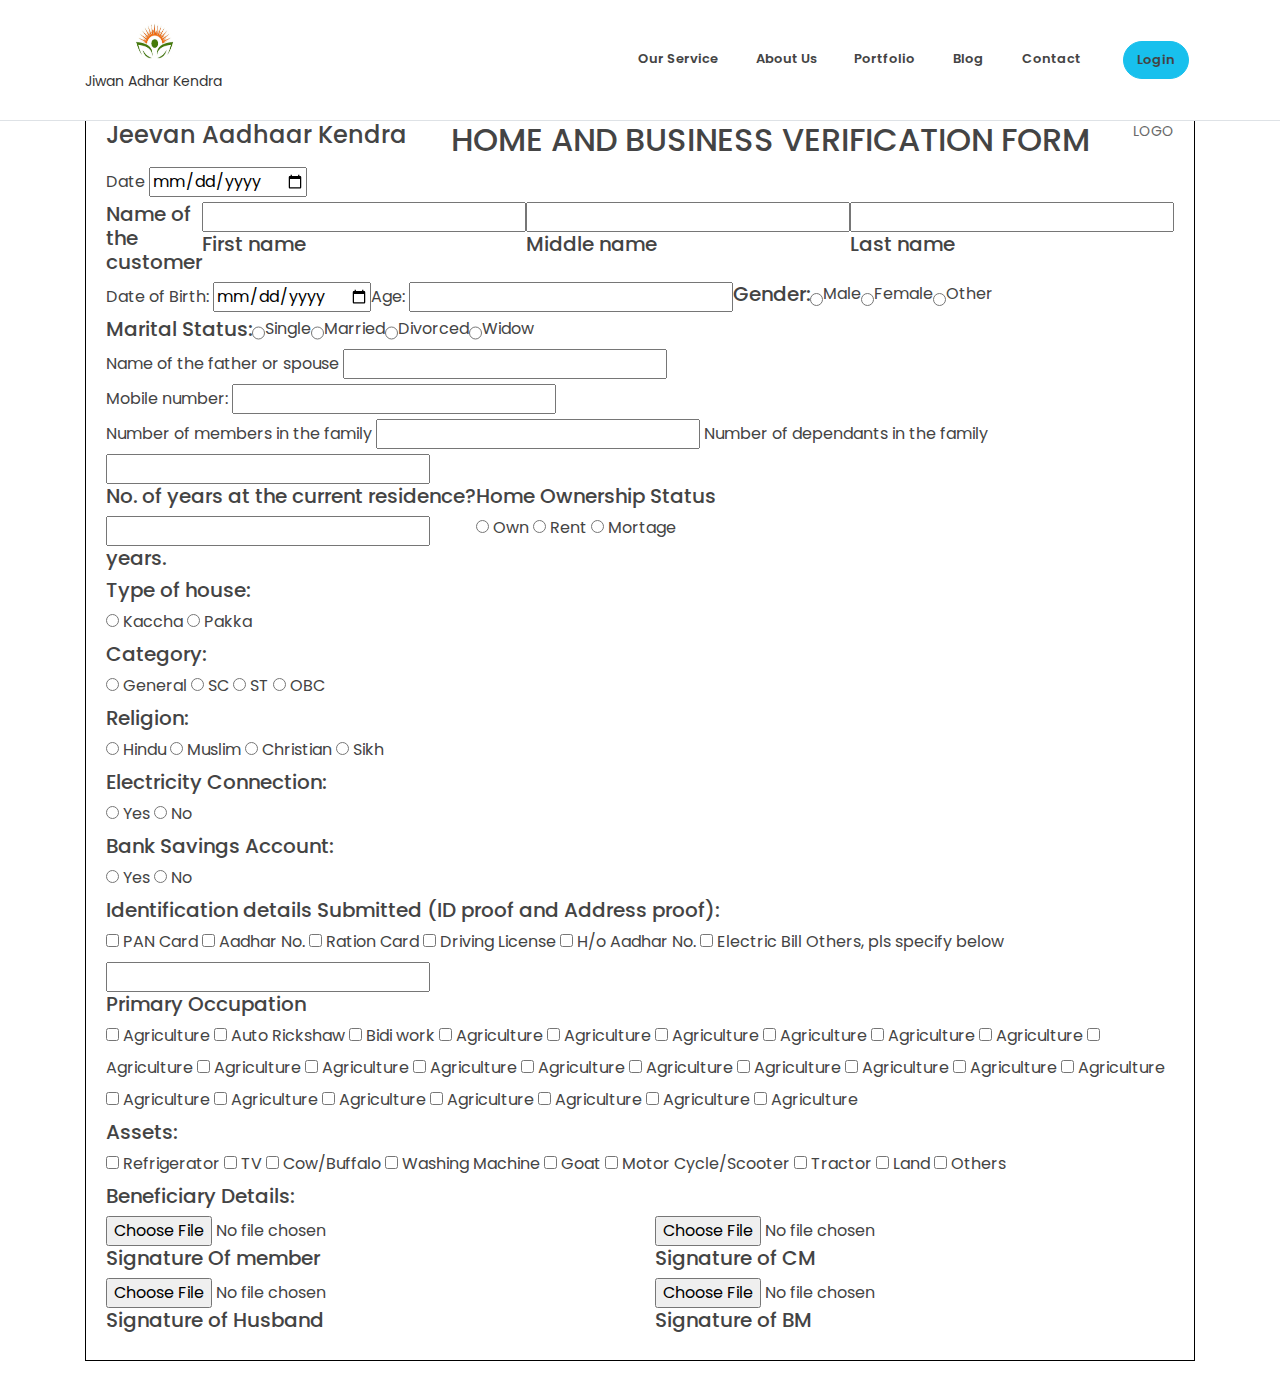
<file: public_html/home-verification.html>
<!DOCTYPE html>
<html lang="en">
  <head>
    <meta charset="UTF-8" />
    <meta http-equiv="X-UA-Compatible" content="IE=edge" />
    <meta name="viewport" content="width=device-width, initial-scale=1.0" />
    <title>Document</title>
    <link
      rel="stylesheet"
      href="assets/vendors/themify-icons/css/themify-icons.css"
    />
    <!-- Bootstrap + LeadMark main styles -->
    <link rel="stylesheet" href="assets/css/leadmark.css" />
    <link rel="stylesheet" href="assets/css/style.css" />
  </head>
  <body>
    <nav
      class="navbar custom-navbar navbar-expand-md navbar-light fixed-top"
      data-spy="affix"
      data-offset-top="-10"
    >
      <div class="container">
        <a class="navbar-brand logo-text text-center" href="#">
          <img
            src="assets/imgs/Jeevan-logo.jpeg"
            alt=""
            width="100px"
            height="60px"
          />
          <p>Jiwan Adhar Kendra</p>
        </a>
        <button
          class="navbar-toggler ml-auto"
          type="button"
          data-toggle="collapse"
          data-target="#navbarSupportedContent"
          aria-controls="navbarSupportedContent"
          aria-expanded="false"
          aria-label="Toggle navigation"
        >
          <span class="navbar-toggler-icon"></span>
        </button>
        <div class="collapse navbar-collapse" id="navbarSupportedContent">
          <ul class="navbar-nav ml-auto">
            <li class="nav-item">
              <a class="nav-link" href="#service">Our Service</a>
            </li>
            <li class="nav-item">
              <a class="nav-link" href="#about">About Us</a>
            </li>
            <li class="nav-item">
              <a class="nav-link" href="#portfolio">Portfolio</a>
            </li>
            <li class="nav-item">
              <a class="nav-link" href="#blog">Blog</a>
            </li>
            <li class="nav-item">
              <a class="nav-link" href="#contact">Contact</a>
            </li>
            <li class="nav-item">
              <a href="#" class="ml-4 nav-link btn btn-primary btn-sm rounded"
                >Login</a
              >
            </li>
          </ul>
        </div>
      </div>
    </nav>

    <section class="witness">
      <div class="container">
        <form class="forms" action="">
          <div class="witness-header">
            <h4>Jeevan Aadhaar Kendra</h4>
            <h2>HOME AND BUSINESS VERIFICATION FORM</h2>
            <p>LOGO</p>
          </div>

          <div>
            <label for="date">Date </label>
            <input type="date" name="" id="" />
          </div>

          <div class="d-flex">
            <h5>Name of the customer</h5>
            <div class="d-flex justify-content-betweend:">
              <div>
                <input type="text" name="" id="" />
                <h5>First name</h5>
              </div>
              <div>
                <input type="text" name="" id="" />
                <h5>Middle name</h5>
              </div>
              <div>
                <input type="text" name="" id="" />
                <h5>Last name</h5>
              </div>
            </div>
          </div>

          <div class="d-flex">
            <div>
              <label for="">Date of Birth: </label>
              <input type="date" name="" id="" />
            </div>
            <div>
              <label for="">Age: </label>
              <input type="number" name="" id="" />
            </div>
            <div class="d-flex">
              <h5>Gender:</h5>
              <input type="radio" name="gender" id="" />
              <label for="">Male</label>
              <input type="radio" name="gender" id="" />
              <label for="">Female</label>
              <input type="radio" name="gender" id="" />
              <label for="">Other</label>
            </div>
          </div>

          <div class="d-flex">
            <h5>Marital Status:</h5>
            <input type="radio" name="marital" id="" />
            <label for="">Single</label>
            <input type="radio" name="marital" id="" />
            <label for="">Married</label>
            <input type="radio" name="marital" id="" />
            <label for="">Divorced</label>
            <input type="radio" name="marital" id="" />
            <label for="">Widow</label>
          </div>

          <div>
            <label for="">Name of the father or spouse</label>
            <input type="text" name="" id="" />
          </div>

          <div>
            <label for="">Mobile number: </label>
            <input type="tel" name="" id="" />
          </div>

          <div>
            <label for="">Number of members in the family</label>
            <input type="number" name="" id="" required />
            <label for="">Number of dependants in the family</label>
            <input type="number" name="" id="" required />
          </div>

          <div class="d-flex">
            <div>
              <h5>No. of years at the current residence?</h5>
              <input type="number" name="" id="" />
              <h5>years.</h5>
            </div>

            <div>
              <h5>Home Ownership Status</h5>
              <input type="radio" name="ownership" id="" />
              <label for="">Own</label>
              <input type="radio" name="ownership" id="" />
              <label for="">Rent</label>
              <input type="radio" name="ownership" id="" />
              <label for="">Mortage</label>
            </div>
          </div>

          <div>
            <div>
              <h5>Type of house:</h5>
              <input type="radio" name="house" id="" />
              <label for="">Kaccha</label>
              <input type="radio" name="house" id="" />
              <label for="">Pakka</label>
            </div>

            <div>
              <h5>Category:</h5>
              <input type="radio" name="category" id="" />
              <label for="">General</label>
              <input type="radio" name="category" id="" />
              <label for="">SC</label>
              <input type="radio" name="category" id="" />
              <label for="">ST</label>
              <input type="radio" name="category" id="" />
              <label for="">OBC</label>
            </div>
          </div>

          <div>
            <h5>Religion:</h5>
            <input type="radio" name="" id="religion" />
            <label for="">Hindu</label>
            <input type="radio" name="" id="religion" />
            <label for="">Muslim</label>
            <input type="radio" name="" id="religion" />
            <label for="">Christian</label>
            <input type="radio" name="" id="religion" />
            <label for="">Sikh</label>
          </div>

          <div>
            <div>
              <h5>Electricity Connection:</h5>
              <input type="radio" name="electricity" id="" />
              <label for="">Yes</label>
              <input type="radio" name="electricity" id="" />
              <label for="">No</label>
            </div>

            <div>
              <h5>Bank Savings Account:</h5>
              <input type="radio" name="bank" id="" />
              <label for="">Yes</label>
              <input type="radio" name="bank" id="" />
              <label for="">No</label>
            </div>
          </div>

          <div>
            <h5>
              Identification details Submitted (ID proof and Address proof):
            </h5>
            <input type="checkbox" name="" id="proof" />
            <label for="">PAN Card</label>
            <input type="checkbox" name="" id="proof" />
            <label for="">Aadhar No.</label>
            <input type="checkbox" name="" id="proof" />
            <label for="">Ration Card</label>
            <input type="checkbox" name="" id="proof" />
            <label for="">Driving License</label>
            <input type="checkbox" name="" id="proof" />
            <label for="">H/o Aadhar No.</label>
            <input type="checkbox" name="" id="proof" />
            <label for="">Electric Bill</label>
            <label for="">Others, pls specify below</label>
            <input type="text" name="" id="proof" />
          </div>

          <div>
            <h5>Primary Occupation</h5>
            <input type="checkbox" name="" id="occupation" />
            <label for="">Agriculture</label>
            <input type="checkbox" name="" id="occupation" />
            <label for="">Auto Rickshaw</label>
            <input type="checkbox" name="" id="occupation" />
            <label for="">Bidi work</label>
            <input type="checkbox" name="" id="occupation" />
            <label for="">Agriculture</label>
            <input type="checkbox" name="" id="occupation" />
            <label for="">Agriculture</label>
            <input type="checkbox" name="" id="occupation" />
            <label for="">Agriculture</label>
            <input type="checkbox" name="" id="occupation" />
            <label for="">Agriculture</label>
            <input type="checkbox" name="" id="occupation" />
            <label for="">Agriculture</label>
            <input type="checkbox" name="" id="occupation" />
            <label for="">Agriculture</label>
            <input type="checkbox" name="" id="occupation" />
            <label for="">Agriculture</label>
            <input type="checkbox" name="" id="occupation" />
            <label for="">Agriculture</label>
            <input type="checkbox" name="" id="occupation" />
            <label for="">Agriculture</label>
            <input type="checkbox" name="" id="occupation" />
            <label for="">Agriculture</label>
            <input type="checkbox" name="" id="occupation" />
            <label for="">Agriculture</label>
            <input type="checkbox" name="" id="occupation" />
            <label for="">Agriculture</label>
            <input type="checkbox" name="" id="occupation" />
            <label for="">Agriculture</label>
            <input type="checkbox" name="" id="occupation" />
            <label for="">Agriculture</label>
            <input type="checkbox" name="" id="occupation" />
            <label for="">Agriculture</label>
            <input type="checkbox" name="" id="occupation" />
            <label for="">Agriculture</label>
            <input type="checkbox" name="" id="occupation" />
            <label for="">Agriculture</label>
            <input type="checkbox" name="" id="occupation" />
            <label for="">Agriculture</label>
            <input type="checkbox" name="" id="occupation" />
            <label for="">Agriculture</label>
            <input type="checkbox" name="" id="occupation" />
            <label for="">Agriculture</label>
            <input type="checkbox" name="" id="occupation" />
            <label for="">Agriculture</label>
            <input type="checkbox" name="" id="occupation" />
            <label for="">Agriculture</label>
            <input type="checkbox" name="" id="occupation" />
            <label for="">Agriculture</label>
          </div>

          <div>
            <h5>Assets:</h5>
            <input type="checkbox" name="assets" id="" />
            <label for="">Refrigerator</label>
            <input type="checkbox" name="assets" id="" />
            <label for="">TV</label>
            <input type="checkbox" name="assets" id="" />
            <label for="">Cow/Buffalo</label>
            <input type="checkbox" name="assets" id="" />
            <label for="">Washing Machine</label>
            <input type="checkbox" name="assets" id="" />
            <label for="">Goat</label>
            <input type="checkbox" name="assets" id="" />
            <label for="">Motor Cycle/Scooter</label>
            <input type="checkbox" name="assets" id="" />
            <label for="">Tractor</label>
            <input type="checkbox" name="assets" id="" />
            <label for="">Land</label>
            <input type="checkbox" name="assets" id="" />
            <label for="">Others</label>
          </div>

          <div>
            <h5>Beneficiary Details:</h5>
          </div>

          <div class="row">
            <div class="col-md-6">
              <input type="file" name="" id="" />
              <h5>Signature Of member</h5>
            </div>

            <div class="col-md-6">
              <input type="file" name="" id="" />
              <h5>Signature of CM</h5>
            </div>

            <div class="col-md-6">
              <input type="file" name="" id="" />
              <h5>Signature of Husband</h5>
            </div>

            <div class="col-md-6">
              <input type="file" name="" id="" />
              <h5>Signature of BM</h5>
            </div>
          </div>
        </form>
      </div>
    </section>

    <script src="assets/vendors/jquery/jquery-3.4.1.js"></script>
    <script src="assets/vendors/bootstrap/bootstrap.bundle.js"></script>

    <!-- bootstrap 3 affix -->
    <script src="assets/vendors/bootstrap/bootstrap.affix.js"></script>

    <!-- Isotope -->
    <script src="assets/vendors/isotope/isotope.pkgd.js"></script>

    <!-- LeadMark js -->
    <script src="assets/js/leadmark.js"></script>
  </body>
</html>
</file>
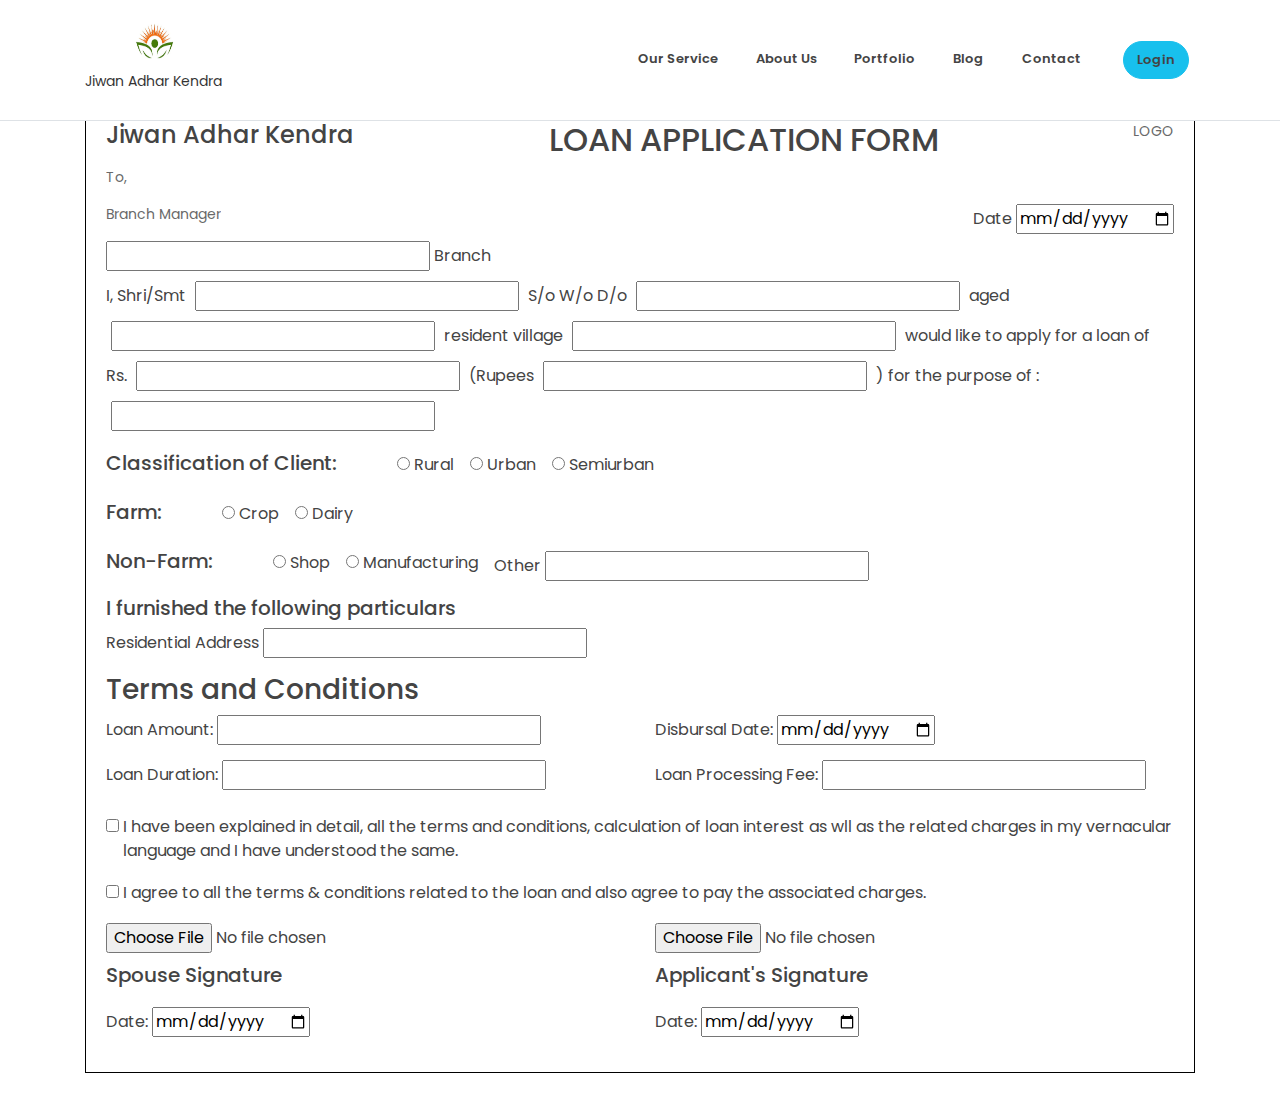
<file: public_html/loan_application.html>
<!DOCTYPE html>
<html lang="en">
  <head>
    <meta charset="UTF-8" />
    <meta http-equiv="X-UA-Compatible" content="IE=edge" />
    <meta name="viewport" content="width=device-width, initial-scale=1.0" />
    <title>Document</title>
    <link
      rel="stylesheet"
      href="assets/vendors/themify-icons/css/themify-icons.css"
    />
    <!-- Bootstrap + LeadMark main styles -->
    <link rel="stylesheet" href="assets/css/leadmark.css" />
    <link rel="stylesheet" href="assets/css/style.css" />
  </head>
  <body>
    <nav
      class="navbar custom-navbar navbar-expand-md navbar-light fixed-top"
      data-spy="affix"
      data-offset-top="-10"
    >
      <div class="container">
        <a class="navbar-brand logo-text text-center" href="#">
          <img
            src="assets/imgs/Jeevan-logo.jpeg"
            alt=""
            width="100px"
            height="60px"
          />
          <p>Jiwan Adhar Kendra</p>
        </a>
        <button
          class="navbar-toggler ml-auto"
          type="button"
          data-toggle="collapse"
          data-target="#navbarSupportedContent"
          aria-controls="navbarSupportedContent"
          aria-expanded="false"
          aria-label="Toggle navigation"
        >
          <span class="navbar-toggler-icon"></span>
        </button>
        <div class="collapse navbar-collapse" id="navbarSupportedContent">
          <ul class="navbar-nav ml-auto">
            <li class="nav-item">
              <a class="nav-link" href="#service">Our Service</a>
            </li>
            <li class="nav-item">
              <a class="nav-link" href="#about">About Us</a>
            </li>
            <li class="nav-item">
              <a class="nav-link" href="#portfolio">Portfolio</a>
            </li>
            <li class="nav-item">
              <a class="nav-link" href="#blog">Blog</a>
            </li>
            <li class="nav-item">
              <a class="nav-link" href="#contact">Contact</a>
            </li>
            <li class="nav-item">
              <a href="#" class="ml-4 nav-link btn btn-primary btn-sm rounded"
                >Login</a
              >
            </li>
          </ul>
        </div>
      </div>
    </nav>

    <section class="witness">
      <div class="container">
        <form class="forms" action="">
          <div class="witness-header">
            <h4>Jiwan Adhar Kendra</h4>
            <h2>LOAN APPLICATION FORM</h2>
            <p>LOGO</p>
          </div>
          <div class="branch">
            <div>
              <p>To,</p>
              <p>Branch Manager</p>
              <div>
                <input type="text" />
                <label for="">Branch</label>
              </div>
            </div>
            <div>
              <label for="date">Date</label>
              <input type="date" />
            </div>
          </div>

          <div class="form-body">
            I, Shri/Smt <input type="text" /> S/o W/o D/o
            <input type="text" /> aged
            <input type="number" name="" id="" /> resident village
            <input type="text" name="" id="" /> would like to apply for a loan
            of Rs. <input type="number" name="" id="" /> (Rupees
            <input type="text" name="" id="" /> ) for the purpose of :
            <input type="text" name="" id="" />
          </div>

          <div class="classification">
            <h5>Classification of Client:</h5>
            <div class="d-flex radio">
              <div class="mx-2">
                <input type="radio" name="client" id="rural" />
                <label for="">Rural</label>
              </div>
              <div class="mx-2">
                <input type="radio" name="client" id="urban" />
                <label for="">Urban</label>
              </div>
              <div class="mx-2">
                <input type="radio" name="client" id="urban" />
                <label for="">Semiurban</label>
              </div>
            </div>
          </div>

          <div class="farm">
            <h5>Farm:</h5>
            <div class="d-flex radio">
              <div class="mx-2">
                <input type="radio" name="farm" id="crop" />
                <label for="">Crop</label>
              </div>
              <div class="mx-2">
                <input type="radio" name="farm" id="dairy" />
                <label for="">Dairy</label>
              </div>
            </div>
          </div>
          <div class="non-farm">
            <h5>Non-Farm:</h5>
            <div class="d-flex radio">
              <div class="mx-2">
                <input type="radio" name="non-farm" id="crop" />
                <label for="">Shop</label>
              </div>
              <div class="mx-2">
                <input type="radio" name="non-farm" id="dairy" />
                <label for="">Manufacturing</label>
              </div>
              <div class="mx-2">
                <label for="">Other</label>
                <input type="text" name="" id="" />
              </div>
            </div>
          </div>

          <div class="mtb-10">
            <h5>I furnished the following particulars</h5>
            <label for="">Residential Address</label>
            <input type="text" name="" id="" />
          </div>

          <div class="terms mtb-10">
            <h3>Terms and Conditions</h3>
            <div class="row">
              <div class="col-sm-6">
                <label for="">Loan Amount: </label>
                <input type="number" name="" id="" />
              </div>
              <div class="col-sm-6">
                <label for="">Disbursal Date: </label>
                <input type="date" name="" id="" />
              </div>
              <div class="col-sm-6 mtb-10">
                <label for="">Loan Duration: </label>
                <input type="number" name="" id="" />
              </div>
              <div class="col-sm-6 mtb-10">
                <label for="">Loan Processing Fee: </label>
                <input type="number" name="" id="" />
              </div>
            </div>

            <div class="d-flex align-items-baseline mtb-10">
              <input type="checkbox" name="" id="" class="mr-1" />
              <label for=""
                >I have been explained in detail, all the terms and conditions,
                calculation of loan interest as wll as the related charges in my
                vernacular language and I have understood the same.</label
              >
            </div>

            <div class="d-flex align-items-baseline mtb-10">
              <input type="checkbox" name="" id="" class="mr-1" />
              <label for=""
                >I agree to all the terms & conditions related to the loan and
                also agree to pay the associated charges.</label
              >
            </div>
          </div>

          <div class="row">
            <div class="col-sm-6">
              <input type="file" name="" id="" />
              <h5 class="mtb-10">Spouse Signature</h5>
            </div>
            <div class="col-sm-6">
              <input type="file" name="" id="" />
              <h5 class="mtb-10">Applicant's Signature</h5>
            </div>
            <div class="col-sm-6 mtb-10">
              <label for="">Date: </label>
              <input type="date" name="" id="" />
            </div>
            <div class="col-sm-6 mtb-10">
              <label for="">Date: </label>
              <input type="date" name="" id="" />
            </div>
          </div>
        </form>
      </div>
    </section>

    <script src="assets/vendors/jquery/jquery-3.4.1.js"></script>
    <script src="assets/vendors/bootstrap/bootstrap.bundle.js"></script>

    <!-- bootstrap 3 affix -->
    <script src="assets/vendors/bootstrap/bootstrap.affix.js"></script>

    <!-- Isotope -->
    <script src="assets/vendors/isotope/isotope.pkgd.js"></script>

    <!-- LeadMark js -->
    <script src="assets/js/leadmark.js"></script>
  </body>
</html>
</file>
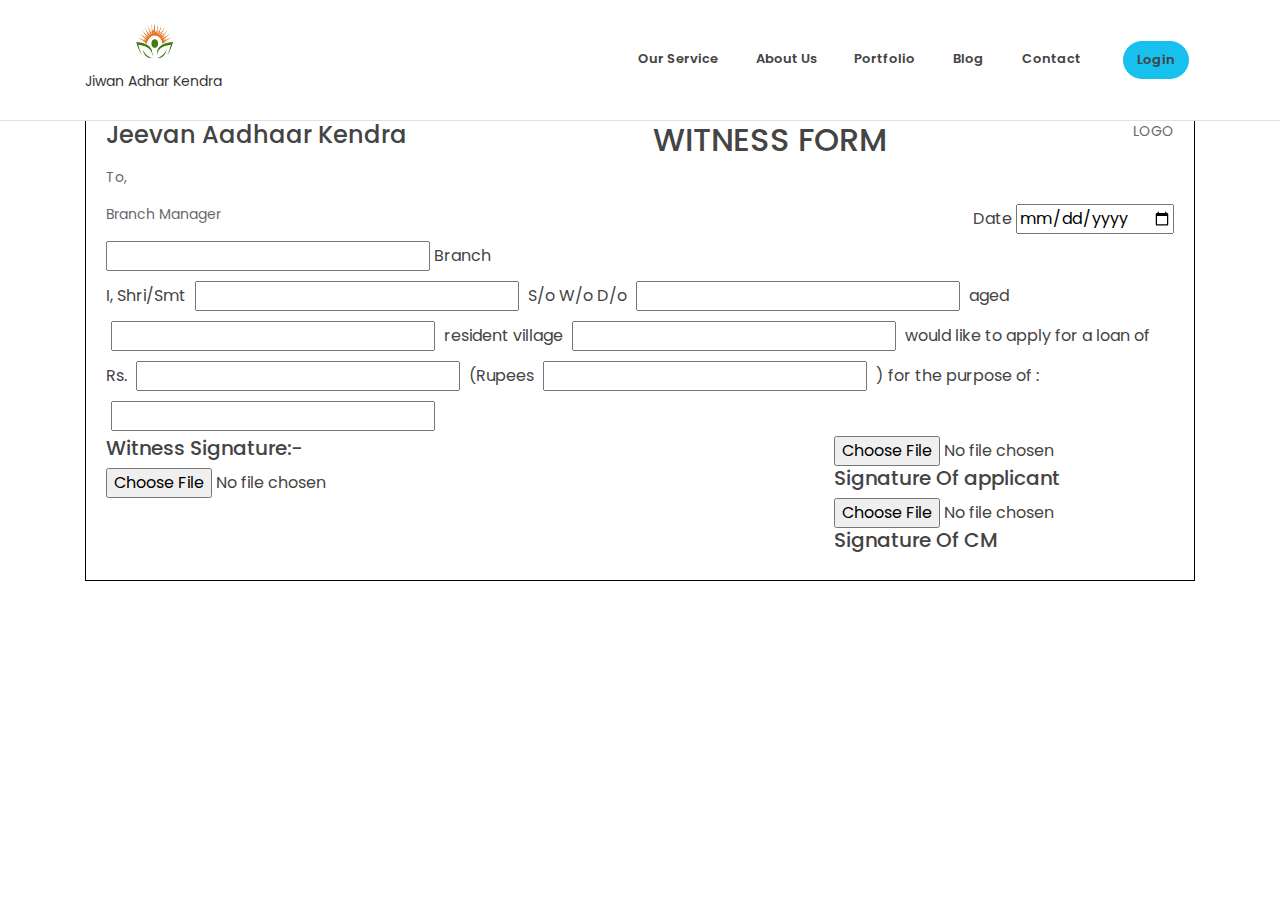
<file: public_html/witness_form.html>
<!DOCTYPE html>
<html lang="en">
  <head>
    <meta charset="UTF-8" />
    <meta http-equiv="X-UA-Compatible" content="IE=edge" />
    <meta name="viewport" content="width=device-width, initial-scale=1.0" />
    <title>Document</title>
    <link
      rel="stylesheet"
      href="assets/vendors/themify-icons/css/themify-icons.css"
    />
    <!-- Bootstrap + LeadMark main styles -->
    <link rel="stylesheet" href="assets/css/leadmark.css" />
    <link rel="stylesheet" href="assets/css/style.css" />
  </head>
  <body>
    <nav
      class="navbar custom-navbar navbar-expand-md navbar-light fixed-top"
      data-spy="affix"
      data-offset-top="-10"
    >
      <div class="container">
        <a class="navbar-brand logo-text text-center" href="#">
          <img
            src="assets/imgs/Jeevan-logo.jpeg"
            alt=""
            width="100px"
            height="60px"
          />
          <p>Jiwan Adhar Kendra</p>
        </a>
        <button
          class="navbar-toggler ml-auto"
          type="button"
          data-toggle="collapse"
          data-target="#navbarSupportedContent"
          aria-controls="navbarSupportedContent"
          aria-expanded="false"
          aria-label="Toggle navigation"
        >
          <span class="navbar-toggler-icon"></span>
        </button>
        <div class="collapse navbar-collapse" id="navbarSupportedContent">
          <ul class="navbar-nav ml-auto">
            <li class="nav-item">
              <a class="nav-link" href="#service">Our Service</a>
            </li>
            <li class="nav-item">
              <a class="nav-link" href="#about">About Us</a>
            </li>
            <li class="nav-item">
              <a class="nav-link" href="#portfolio">Portfolio</a>
            </li>
            <li class="nav-item">
              <a class="nav-link" href="#blog">Blog</a>
            </li>
            <li class="nav-item">
              <a class="nav-link" href="#contact">Contact</a>
            </li>
            <li class="nav-item">
              <a href="#" class="ml-4 nav-link btn btn-primary btn-sm rounded"
                >Login</a
              >
            </li>
          </ul>
        </div>
      </div>
    </nav>

    <section class="witness">
      <div class="container">
        <form class="forms" action="">
          <div class="witness-header">
            <h4>Jeevan Aadhaar Kendra</h4>
            <h2>WITNESS FORM</h2>
            <p>LOGO</p>
          </div>
          <div class="branch">
            <div>
              <p>To,</p>
              <p>Branch Manager</p>
              <div>
                <input type="text" />
                <label for="">Branch</label>
              </div>
            </div>
            <div>
              <label for="date">Date</label>
              <input type="date" />
            </div>
          </div>

          <div class="form-body">
            I, Shri/Smt <input type="text" /> S/o W/o D/o
            <input type="text" /> aged
            <input type="number" name="" id="" /> resident village
            <input type="text" name="" id="" /> would like to apply for a loan
            of Rs. <input type="number" name="" id="" /> (Rupees
            <input type="text" name="" id="" /> ) for the purpose of :
            <input type="text" name="" id="" />
          </div>

          <div class="signature">
            <div>
              <h5>Witness Signature:-</h5>
              <input type="file" name="" id="" />
            </div>
            <div>
              <div>
                <input type="file" name="" id="" />
                <h5>Signature Of applicant</h5>
              </div>
              <div>
                <input type="file" name="" id="" />
                <h5>Signature Of CM</h5>
              </div>
            </div>
          </div>
        </form>
      </div>
    </section>
    <script src="assets/vendors/jquery/jquery-3.4.1.js"></script>
    <script src="assets/vendors/bootstrap/bootstrap.bundle.js"></script>

    <!-- bootstrap 3 affix -->
    <script src="assets/vendors/bootstrap/bootstrap.affix.js"></script>

    <!-- Isotope -->
    <script src="assets/vendors/isotope/isotope.pkgd.js"></script>

    <!-- LeadMark js -->
    <script src="assets/js/leadmark.js"></script>
  </body>
</html>
</file>
<file: public_html/assets/vendors/themify-icons/css/themify-icons.css>
@font-face {
	font-family: 'themify';
	src:url("../fonts/themify.eot?-fvbane");
	src:url("../fonts/themify.eot?#iefix-fvbane") format("embedded-opentype"),
		url("../fonts/themify.woff?-fvbane") format("woff"),
		url("../fonts/themify.ttf?-fvbane") format("truetype"),
		url("../fonts/themify.svg?-fvbane#themify") format("svg");
	font-weight: normal;
	font-style: normal;
}

[class^="ti-"], [class*=" ti-"] {
	font-family: 'themify';
	speak: none;
	font-style: normal;
	font-weight: normal;
	font-variant: normal;
	text-transform: none;
	line-height: 1;

	/* Better Font Rendering =========== */
	-webkit-font-smoothing: antialiased;
	-moz-osx-font-smoothing: grayscale;
}

.ti-wand:before {
	content: "\e600";
}
.ti-volume:before {
	content: "\e601";
}
.ti-user:before {
	content: "\e602";
}
.ti-unlock:before {
	content: "\e603";
}
.ti-unlink:before {
	content: "\e604";
}
.ti-trash:before {
	content: "\e605";
}
.ti-thought:before {
	content: "\e606";
}
.ti-target:before {
	content: "\e607";
}
.ti-tag:before {
	content: "\e608";
}
.ti-tablet:before {
	content: "\e609";
}
.ti-star:before {
	content: "\e60a";
}
.ti-spray:before {
	content: "\e60b";
}
.ti-signal:before {
	content: "\e60c";
}
.ti-shopping-cart:before {
	content: "\e60d";
}
.ti-shopping-cart-full:before {
	content: "\e60e";
}
.ti-settings:before {
	content: "\e60f";
}
.ti-search:before {
	content: "\e610";
}
.ti-zoom-in:before {
	content: "\e611";
}
.ti-zoom-out:before {
	content: "\e612";
}
.ti-cut:before {
	content: "\e613";
}
.ti-ruler:before {
	content: "\e614";
}
.ti-ruler-pencil:before {
	content: "\e615";
}
.ti-ruler-alt:before {
	content: "\e616";
}
.ti-bookmark:before {
	content: "\e617";
}
.ti-bookmark-alt:before {
	content: "\e618";
}
.ti-reload:before {
	content: "\e619";
}
.ti-plus:before {
	content: "\e61a";
}
.ti-pin:before {
	content: "\e61b";
}
.ti-pencil:before {
	content: "\e61c";
}
.ti-pencil-alt:before {
	content: "\e61d";
}
.ti-paint-roller:before {
	content: "\e61e";
}
.ti-paint-bucket:before {
	content: "\e61f";
}
.ti-na:before {
	content: "\e620";
}
.ti-mobile:before {
	content: "\e621";
}
.ti-minus:before {
	content: "\e622";
}
.ti-medall:before {
	content: "\e623";
}
.ti-medall-alt:before {
	content: "\e624";
}
.ti-marker:before {
	content: "\e625";
}
.ti-marker-alt:before {
	content: "\e626";
}
.ti-arrow-up:before {
	content: "\e627";
}
.ti-arrow-right:before {
	content: "\e628";
}
.ti-arrow-left:before {
	content: "\e629";
}
.ti-arrow-down:before {
	content: "\e62a";
}
.ti-lock:before {
	content: "\e62b";
}
.ti-location-arrow:before {
	content: "\e62c";
}
.ti-link:before {
	content: "\e62d";
}
.ti-layout:before {
	content: "\e62e";
}
.ti-layers:before {
	content: "\e62f";
}
.ti-layers-alt:before {
	content: "\e630";
}
.ti-key:before {
	content: "\e631";
}
.ti-import:before {
	content: "\e632";
}
.ti-image:before {
	content: "\e633";
}
.ti-heart:before {
	content: "\e634";
}
.ti-heart-broken:before {
	content: "\e635";
}
.ti-hand-stop:before {
	content: "\e636";
}
.ti-hand-open:before {
	content: "\e637";
}
.ti-hand-drag:before {
	content: "\e638";
}
.ti-folder:before {
	content: "\e639";
}
.ti-flag:before {
	content: "\e63a";
}
.ti-flag-alt:before {
	content: "\e63b";
}
.ti-flag-alt-2:before {
	content: "\e63c";
}
.ti-eye:before {
	content: "\e63d";
}
.ti-export:before {
	content: "\e63e";
}
.ti-exchange-vertical:before {
	content: "\e63f";
}
.ti-desktop:before {
	content: "\e640";
}
.ti-cup:before {
	content: "\e641";
}
.ti-crown:before {
	content: "\e642";
}
.ti-comments:before {
	content: "\e643";
}
.ti-comment:before {
	content: "\e644";
}
.ti-comment-alt:before {
	content: "\e645";
}
.ti-close:before {
	content: "\e646";
}
.ti-clip:before {
	content: "\e647";
}
.ti-angle-up:before {
	content: "\e648";
}
.ti-angle-right:before {
	content: "\e649";
}
.ti-angle-left:before {
	content: "\e64a";
}
.ti-angle-down:before {
	content: "\e64b";
}
.ti-check:before {
	content: "\e64c";
}
.ti-check-box:before {
	content: "\e64d";
}
.ti-camera:before {
	content: "\e64e";
}
.ti-announcement:before {
	content: "\e64f";
}
.ti-brush:before {
	content: "\e650";
}
.ti-briefcase:before {
	content: "\e651";
}
.ti-bolt:before {
	content: "\e652";
}
.ti-bolt-alt:before {
	content: "\e653";
}
.ti-blackboard:before {
	content: "\e654";
}
.ti-bag:before {
	content: "\e655";
}
.ti-move:before {
	content: "\e656";
}
.ti-arrows-vertical:before {
	content: "\e657";
}
.ti-arrows-horizontal:before {
	content: "\e658";
}
.ti-fullscreen:before {
	content: "\e659";
}
.ti-arrow-top-right:before {
	content: "\e65a";
}
.ti-arrow-top-left:before {
	content: "\e65b";
}
.ti-arrow-circle-up:before {
	content: "\e65c";
}
.ti-arrow-circle-right:before {
	content: "\e65d";
}
.ti-arrow-circle-left:before {
	content: "\e65e";
}
.ti-arrow-circle-down:before {
	content: "\e65f";
}
.ti-angle-double-up:before {
	content: "\e660";
}
.ti-angle-double-right:before {
	content: "\e661";
}
.ti-angle-double-left:before {
	content: "\e662";
}
.ti-angle-double-down:before {
	content: "\e663";
}
.ti-zip:before {
	content: "\e664";
}
.ti-world:before {
	content: "\e665";
}
.ti-wheelchair:before {
	content: "\e666";
}
.ti-view-list:before {
	content: "\e667";
}
.ti-view-list-alt:before {
	content: "\e668";
}
.ti-view-grid:before {
	content: "\e669";
}
.ti-uppercase:before {
	content: "\e66a";
}
.ti-upload:before {
	content: "\e66b";
}
.ti-underline:before {
	content: "\e66c";
}
.ti-truck:before {
	content: "\e66d";
}
.ti-timer:before {
	content: "\e66e";
}
.ti-ticket:before {
	content: "\e66f";
}
.ti-thumb-up:before {
	content: "\e670";
}
.ti-thumb-down:before {
	content: "\e671";
}
.ti-text:before {
	content: "\e672";
}
.ti-stats-up:before {
	content: "\e673";
}
.ti-stats-down:before {
	content: "\e674";
}
.ti-split-v:before {
	content: "\e675";
}
.ti-split-h:before {
	content: "\e676";
}
.ti-smallcap:before {
	content: "\e677";
}
.ti-shine:before {
	content: "\e678";
}
.ti-shift-right:before {
	content: "\e679";
}
.ti-shift-left:before {
	content: "\e67a";
}
.ti-shield:before {
	content: "\e67b";
}
.ti-notepad:before {
	content: "\e67c";
}
.ti-server:before {
	content: "\e67d";
}
.ti-quote-right:before {
	content: "\e67e";
}
.ti-quote-left:before {
	content: "\e67f";
}
.ti-pulse:before {
	content: "\e680";
}
.ti-printer:before {
	content: "\e681";
}
.ti-power-off:before {
	content: "\e682";
}
.ti-plug:before {
	content: "\e683";
}
.ti-pie-chart:before {
	content: "\e684";
}
.ti-paragraph:before {
	content: "\e685";
}
.ti-panel:before {
	content: "\e686";
}
.ti-package:before {
	content: "\e687";
}
.ti-music:before {
	content: "\e688";
}
.ti-music-alt:before {
	content: "\e689";
}
.ti-mouse:before {
	content: "\e68a";
}
.ti-mouse-alt:before {
	content: "\e68b";
}
.ti-money:before {
	content: "\e68c";
}
.ti-microphone:before {
	content: "\e68d";
}
.ti-menu:before {
	content: "\e68e";
}
.ti-menu-alt:before {
	content: "\e68f";
}
.ti-map:before {
	content: "\e690";
}
.ti-map-alt:before {
	content: "\e691";
}
.ti-loop:before {
	content: "\e692";
}
.ti-location-pin:before {
	content: "\e693";
}
.ti-list:before {
	content: "\e694";
}
.ti-light-bulb:before {
	content: "\e695";
}
.ti-Italic:before {
	content: "\e696";
}
.ti-info:before {
	content: "\e697";
}
.ti-infinite:before {
	content: "\e698";
}
.ti-id-badge:before {
	content: "\e699";
}
.ti-hummer:before {
	content: "\e69a";
}
.ti-home:before {
	content: "\e69b";
}
.ti-help:before {
	content: "\e69c";
}
.ti-headphone:before {
	content: "\e69d";
}
.ti-harddrives:before {
	content: "\e69e";
}
.ti-harddrive:before {
	content: "\e69f";
}
.ti-gift:before {
	content: "\e6a0";
}
.ti-game:before {
	content: "\e6a1";
}
.ti-filter:before {
	content: "\e6a2";
}
.ti-files:before {
	content: "\e6a3";
}
.ti-file:before {
	content: "\e6a4";
}
.ti-eraser:before {
	content: "\e6a5";
}
.ti-envelope:before {
	content: "\e6a6";
}
.ti-download:before {
	content: "\e6a7";
}
.ti-direction:before {
	content: "\e6a8";
}
.ti-direction-alt:before {
	content: "\e6a9";
}
.ti-dashboard:before {
	content: "\e6aa";
}
.ti-control-stop:before {
	content: "\e6ab";
}
.ti-control-shuffle:before {
	content: "\e6ac";
}
.ti-control-play:before {
	content: "\e6ad";
}
.ti-control-pause:before {
	content: "\e6ae";
}
.ti-control-forward:before {
	content: "\e6af";
}
.ti-control-backward:before {
	content: "\e6b0";
}
.ti-cloud:before {
	content: "\e6b1";
}
.ti-cloud-up:before {
	content: "\e6b2";
}
.ti-cloud-down:before {
	content: "\e6b3";
}
.ti-clipboard:before {
	content: "\e6b4";
}
.ti-car:before {
	content: "\e6b5";
}
.ti-calendar:before {
	content: "\e6b6";
}
.ti-book:before {
	content: "\e6b7";
}
.ti-bell:before {
	content: "\e6b8";
}
.ti-basketball:before {
	content: "\e6b9";
}
.ti-bar-chart:before {
	content: "\e6ba";
}
.ti-bar-chart-alt:before {
	content: "\e6bb";
}
.ti-back-right:before {
	content: "\e6bc";
}
.ti-back-left:before {
	content: "\e6bd";
}
.ti-arrows-corner:before {
	content: "\e6be";
}
.ti-archive:before {
	content: "\e6bf";
}
.ti-anchor:before {
	content: "\e6c0";
}
.ti-align-right:before {
	content: "\e6c1";
}
.ti-align-left:before {
	content: "\e6c2";
}
.ti-align-justify:before {
	content: "\e6c3";
}
.ti-align-center:before {
	content: "\e6c4";
}
.ti-alert:before {
	content: "\e6c5";
}
.ti-alarm-clock:before {
	content: "\e6c6";
}
.ti-agenda:before {
	content: "\e6c7";
}
.ti-write:before {
	content: "\e6c8";
}
.ti-window:before {
	content: "\e6c9";
}
.ti-widgetized:before {
	content: "\e6ca";
}
.ti-widget:before {
	content: "\e6cb";
}
.ti-widget-alt:before {
	content: "\e6cc";
}
.ti-wallet:before {
	content: "\e6cd";
}
.ti-video-clapper:before {
	content: "\e6ce";
}
.ti-video-camera:before {
	content: "\e6cf";
}
.ti-vector:before {
	content: "\e6d0";
}
.ti-themify-logo:before {
	content: "\e6d1";
}
.ti-themify-favicon:before {
	content: "\e6d2";
}
.ti-themify-favicon-alt:before {
	content: "\e6d3";
}
.ti-support:before {
	content: "\e6d4";
}
.ti-stamp:before {
	content: "\e6d5";
}
.ti-split-v-alt:before {
	content: "\e6d6";
}
.ti-slice:before {
	content: "\e6d7";
}
.ti-shortcode:before {
	content: "\e6d8";
}
.ti-shift-right-alt:before {
	content: "\e6d9";
}
.ti-shift-left-alt:before {
	content: "\e6da";
}
.ti-ruler-alt-2:before {
	content: "\e6db";
}
.ti-receipt:before {
	content: "\e6dc";
}
.ti-pin2:before {
	content: "\e6dd";
}
.ti-pin-alt:before {
	content: "\e6de";
}
.ti-pencil-alt2:before {
	content: "\e6df";
}
.ti-palette:before {
	content: "\e6e0";
}
.ti-more:before {
	content: "\e6e1";
}
.ti-more-alt:before {
	content: "\e6e2";
}
.ti-microphone-alt:before {
	content: "\e6e3";
}
.ti-magnet:before {
	content: "\e6e4";
}
.ti-line-double:before {
	content: "\e6e5";
}
.ti-line-dotted:before {
	content: "\e6e6";
}
.ti-line-dashed:before {
	content: "\e6e7";
}
.ti-layout-width-full:before {
	content: "\e6e8";
}
.ti-layout-width-default:before {
	content: "\e6e9";
}
.ti-layout-width-default-alt:before {
	content: "\e6ea";
}
.ti-layout-tab:before {
	content: "\e6eb";
}
.ti-layout-tab-window:before {
	content: "\e6ec";
}
.ti-layout-tab-v:before {
	content: "\e6ed";
}
.ti-layout-tab-min:before {
	content: "\e6ee";
}
.ti-layout-slider:before {
	content: "\e6ef";
}
.ti-layout-slider-alt:before {
	content: "\e6f0";
}
.ti-layout-sidebar-right:before {
	content: "\e6f1";
}
.ti-layout-sidebar-none:before {
	content: "\e6f2";
}
.ti-layout-sidebar-left:before {
	content: "\e6f3";
}
.ti-layout-placeholder:before {
	content: "\e6f4";
}
.ti-layout-menu:before {
	content: "\e6f5";
}
.ti-layout-menu-v:before {
	content: "\e6f6";
}
.ti-layout-menu-separated:before {
	content: "\e6f7";
}
.ti-layout-menu-full:before {
	content: "\e6f8";
}
.ti-layout-media-right-alt:before {
	content: "\e6f9";
}
.ti-layout-media-right:before {
	content: "\e6fa";
}
.ti-layout-media-overlay:before {
	content: "\e6fb";
}
.ti-layout-media-overlay-alt:before {
	content: "\e6fc";
}
.ti-layout-media-overlay-alt-2:before {
	content: "\e6fd";
}
.ti-layout-media-left-alt:before {
	content: "\e6fe";
}
.ti-layout-media-left:before {
	content: "\e6ff";
}
.ti-layout-media-center-alt:before {
	content: "\e700";
}
.ti-layout-media-center:before {
	content: "\e701";
}
.ti-layout-list-thumb:before {
	content: "\e702";
}
.ti-layout-list-thumb-alt:before {
	content: "\e703";
}
.ti-layout-list-post:before {
	content: "\e704";
}
.ti-layout-list-large-image:before {
	content: "\e705";
}
.ti-layout-line-solid:before {
	content: "\e706";
}
.ti-layout-grid4:before {
	content: "\e707";
}
.ti-layout-grid3:before {
	content: "\e708";
}
.ti-layout-grid2:before {
	content: "\e709";
}
.ti-layout-grid2-thumb:before {
	content: "\e70a";
}
.ti-layout-cta-right:before {
	content: "\e70b";
}
.ti-layout-cta-left:before {
	content: "\e70c";
}
.ti-layout-cta-center:before {
	content: "\e70d";
}
.ti-layout-cta-btn-right:before {
	content: "\e70e";
}
.ti-layout-cta-btn-left:before {
	content: "\e70f";
}
.ti-layout-column4:before {
	content: "\e710";
}
.ti-layout-column3:before {
	content: "\e711";
}
.ti-layout-column2:before {
	content: "\e712";
}
.ti-layout-accordion-separated:before {
	content: "\e713";
}
.ti-layout-accordion-merged:before {
	content: "\e714";
}
.ti-layout-accordion-list:before {
	content: "\e715";
}
.ti-ink-pen:before {
	content: "\e716";
}
.ti-info-alt:before {
	content: "\e717";
}
.ti-help-alt:before {
	content: "\e718";
}
.ti-headphone-alt:before {
	content: "\e719";
}
.ti-hand-point-up:before {
	content: "\e71a";
}
.ti-hand-point-right:before {
	content: "\e71b";
}
.ti-hand-point-left:before {
	content: "\e71c";
}
.ti-hand-point-down:before {
	content: "\e71d";
}
.ti-gallery:before {
	content: "\e71e";
}
.ti-face-smile:before {
	content: "\e71f";
}
.ti-face-sad:before {
	content: "\e720";
}
.ti-credit-card:before {
	content: "\e721";
}
.ti-control-skip-forward:before {
	content: "\e722";
}
.ti-control-skip-backward:before {
	content: "\e723";
}
.ti-control-record:before {
	content: "\e724";
}
.ti-control-eject:before {
	content: "\e725";
}
.ti-comments-smiley:before {
	content: "\e726";
}
.ti-brush-alt:before {
	content: "\e727";
}
.ti-youtube:before {
	content: "\e728";
}
.ti-vimeo:before {
	content: "\e729";
}
.ti-twitter:before {
	content: "\e72a";
}
.ti-time:before {
	content: "\e72b";
}
.ti-tumblr:before {
	content: "\e72c";
}
.ti-skype:before {
	content: "\e72d";
}
.ti-share:before {
	content: "\e72e";
}
.ti-share-alt:before {
	content: "\e72f";
}
.ti-rocket:before {
	content: "\e730";
}
.ti-pinterest:before {
	content: "\e731";
}
.ti-new-window:before {
	content: "\e732";
}
.ti-microsoft:before {
	content: "\e733";
}
.ti-list-ol:before {
	content: "\e734";
}
.ti-linkedin:before {
	content: "\e735";
}
.ti-layout-sidebar-2:before {
	content: "\e736";
}
.ti-layout-grid4-alt:before {
	content: "\e737";
}
.ti-layout-grid3-alt:before {
	content: "\e738";
}
.ti-layout-grid2-alt:before {
	content: "\e739";
}
.ti-layout-column4-alt:before {
	content: "\e73a";
}
.ti-layout-column3-alt:before {
	content: "\e73b";
}
.ti-layout-column2-alt:before {
	content: "\e73c";
}
.ti-instagram:before {
	content: "\e73d";
}
.ti-google:before {
	content: "\e73e";
}
.ti-github:before {
	content: "\e73f";
}
.ti-flickr:before {
	content: "\e740";
}
.ti-facebook:before {
	content: "\e741";
}
.ti-dropbox:before {
	content: "\e742";
}
.ti-dribbble:before {
	content: "\e743";
}
.ti-apple:before {
	content: "\e744";
}
.ti-android:before {
	content: "\e745";
}
.ti-save:before {
	content: "\e746";
}
.ti-save-alt:before {
	content: "\e747";
}
.ti-yahoo:before {
	content: "\e748";
}
.ti-wordpress:before {
	content: "\e749";
}
.ti-vimeo-alt:before {
	content: "\e74a";
}
.ti-twitter-alt:before {
	content: "\e74b";
}
.ti-tumblr-alt:before {
	content: "\e74c";
}
.ti-trello:before {
	content: "\e74d";
}
.ti-stack-overflow:before {
	content: "\e74e";
}
.ti-soundcloud:before {
	content: "\e74f";
}
.ti-sharethis:before {
	content: "\e750";
}
.ti-sharethis-alt:before {
	content: "\e751";
}
.ti-reddit:before {
	content: "\e752";
}
.ti-pinterest-alt:before {
	content: "\e753";
}
.ti-microsoft-alt:before {
	content: "\e754";
}
.ti-linux:before {
	content: "\e755";
}
.ti-jsfiddle:before {
	content: "\e756";
}
.ti-joomla:before {
	content: "\e757";
}
.ti-html5:before {
	content: "\e758";
}
.ti-flickr-alt:before {
	content: "\e759";
}
.ti-email:before {
	content: "\e75a";
}
.ti-drupal:before {
	content: "\e75b";
}
.ti-dropbox-alt:before {
	content: "\e75c";
}
.ti-css3:before {
	content: "\e75d";
}
.ti-rss:before {
	content: "\e75e";
}
.ti-rss-alt:before {
	content: "\e75f";
}
</file>
<file: public_html/assets/css/leadmark.css>
@charset "UTF-8";
/*!
=========================================================
* LeadMark Landing page
=========================================================

* Copyright: 2019 DevCRUD (https://devcrud.com)
* Licensed: (https://devcrud.com/licenses)
* Coded by www.devcrud.com

=========================================================

* The above copyright notice and this permission notice shall be included in all copies or substantial portions of the Software.
*/
@import url("https://fonts.googleapis.com/css?family=Poppins:100,100i,200,200i,300,300i,400,400i,500,500i,600,600i,700,700i,800,800i,900,900i");
@import url("https://fonts.googleapis.com/css2?family=Tiro+Devanagari+Hindi&display=swap");
:root {
  --blue: #007bff;
  --indigo: #6610f2;
  --purple: #6f42c1;
  --pink: #e83e8c;
  --red: #eb4d4b;
  --orange: #fd7e14;
  --yellow: #ee5a24;
  --green: #6ab04c;
  --teal: #00cec9;
  --cyan: #1289a7;
  --white: #fff;
  --gray: #6c757d;
  --gray-dark: #1b1b1b;
  --primary: #ff6e42;
  --secondary: #6c757d;
  --success: #6ab04c;
  --info: #1289a7;
  --warning: #ee5a24;
  --danger: #eb4d4b;
  --light: #f8f9fa;
  --dark: #1b1b1b;
  --breakpoint-xs: 0;
  --breakpoint-sm: 576px;
  --breakpoint-md: 768px;
  --breakpoint-lg: 992px;
  --breakpoint-xl: 1200px;
  --font-family-sans-serif: "Poppins", sans-serif;
  --font-family-monospace: SFMono-Regular, Menlo, Monaco, Consolas,
    "Liberation Mono", "Courier New", monospace;
}

*,
*::before,
*::after {
  box-sizing: border-box;
}

html {
  font-family: sans-serif;
  line-height: 1.15;
  -webkit-text-size-adjust: 100%;
  -webkit-tap-highlight-color: rgba(0, 0, 0, 0);
}

article,
aside,
figcaption,
figure,
footer,
header,
hgroup,
main,
nav,
section {
  display: block;
}

body {
  margin: 0;
  font-family: "Poppins", sans-serif;
  font-size: 1rem;
  font-weight: 400;
  line-height: 1.5;
  color: #444;
  text-align: left;
  background-color: #fff;
}

[tabindex="-1"]:focus {
  outline: 0 !important;
}

hr {
  box-sizing: content-box;
  height: 0;
  overflow: visible;
}

h1,
h2,
h3,
h4,
h5,
h6 {
  margin-top: 0;
  margin-bottom: 0.5rem;
}

p {
  margin-top: 0;
  margin-bottom: 1rem;
}

abbr[title],
abbr[data-original-title] {
  text-decoration: underline;
  -webkit-text-decoration: underline dotted;
  text-decoration: underline dotted;
  cursor: help;
  border-bottom: 0;
  -webkit-text-decoration-skip-ink: none;
  text-decoration-skip-ink: none;
}

address {
  margin-bottom: 1rem;
  font-style: normal;
  line-height: inherit;
}

ol,
ul,
dl {
  margin-top: 0;
  margin-bottom: 1rem;
}

ol ol,
ul ul,
ol ul,
ul ol {
  margin-bottom: 0;
}

dt {
  font-weight: 700;
}

dd {
  margin-bottom: 0.5rem;
  margin-left: 0;
}

blockquote {
  margin: 0 0 1rem;
}

b,
strong {
  font-weight: bolder;
}

small {
  font-size: 80%;
}

sub,
sup {
  position: relative;
  font-size: 75%;
  line-height: 0;
  vertical-align: baseline;
}

sub {
  bottom: -0.25em;
}

sup {
  top: -0.5em;
}

a {
  color: #ff6e42;
  text-decoration: none;
  background-color: transparent;
}

a:hover {
  color: #f53900;
  text-decoration: none;
}

a:not([href]):not([tabindex]) {
  color: inherit;
  text-decoration: none;
}

a:not([href]):not([tabindex]):hover,
a:not([href]):not([tabindex]):focus {
  color: inherit;
  text-decoration: none;
}

a:not([href]):not([tabindex]):focus {
  outline: 0;
}

pre,
code,
kbd,
samp {
  font-family: SFMono-Regular, Menlo, Monaco, Consolas, "Liberation Mono",
    "Courier New", monospace;
  font-size: 1em;
}

pre {
  margin-top: 0;
  margin-bottom: 1rem;
  overflow: auto;
}

figure {
  margin: 0 0 1rem;
}

img {
  vertical-align: middle;
  border-style: none;
}

svg {
  overflow: hidden;
  vertical-align: middle;
}

table {
  border-collapse: collapse;
}

caption {
  padding-top: 0.75rem;
  padding-bottom: 0.75rem;
  color: #6c757d;
  text-align: left;
  caption-side: bottom;
}

th {
  text-align: inherit;
}

label {
  display: inline-block;
  margin-bottom: 0.5rem;
}

button {
  border-radius: 0;
}

button:focus {
  outline: 1px dotted;
  outline: 5px auto -webkit-focus-ring-color;
}

input,
button,
select,
optgroup,
textarea {
  margin: 0;
  font-family: inherit;
  font-size: inherit;
  line-height: inherit;
}

button,
input {
  overflow: visible;
}

button,
select {
  text-transform: none;
}

select {
  word-wrap: normal;
}

button,
[type="button"],
[type="reset"],
[type="submit"] {
  -webkit-appearance: button;
}

button:not(:disabled),
[type="button"]:not(:disabled),
[type="reset"]:not(:disabled),
[type="submit"]:not(:disabled) {
  cursor: pointer;
}

button::-moz-focus-inner,
[type="button"]::-moz-focus-inner,
[type="reset"]::-moz-focus-inner,
[type="submit"]::-moz-focus-inner {
  padding: 0;
  border-style: none;
}

input[type="radio"],
input[type="checkbox"] {
  box-sizing: border-box;
  padding: 0;
}

input[type="date"],
input[type="time"],
input[type="datetime-local"],
input[type="month"] {
  -webkit-appearance: listbox;
}

textarea {
  overflow: auto;
  resize: vertical;
}

fieldset {
  min-width: 0;
  padding: 0;
  margin: 0;
  border: 0;
}

legend {
  display: block;
  width: 100%;
  max-width: 100%;
  padding: 0;
  margin-bottom: 0.5rem;
  font-size: 1.5rem;
  line-height: inherit;
  color: inherit;
  white-space: normal;
}

progress {
  vertical-align: baseline;
}

[type="number"]::-webkit-inner-spin-button,
[type="number"]::-webkit-outer-spin-button {
  height: auto;
}

[type="search"] {
  outline-offset: -2px;
  -webkit-appearance: none;
}

[type="search"]::-webkit-search-decoration {
  -webkit-appearance: none;
}

::-webkit-file-upload-button {
  font: inherit;
  -webkit-appearance: button;
}

output {
  display: inline-block;
}

summary {
  display: list-item;
  cursor: pointer;
}

template {
  display: none;
}

[hidden] {
  display: none !important;
}

h1,
h2,
h3,
h4,
h5,
h6,
.h1,
.h2,
.h3,
.h4,
.h5,
.h6 {
  margin-bottom: 0.5rem;
  font-weight: 500;
  line-height: 1.2;
}

h1,
.h1 {
  font-size: 2.5rem;
}

h2,
.h2 {
  font-size: 2rem;
}

h3,
.h3 {
  font-size: 1.75rem;
}

h4,
.h4 {
  font-size: 1.5rem;
}

h5,
.h5 {
  font-size: 1.25rem;
}

h6,
.h6 {
  font-size: 1rem;
}

.lead {
  font-size: 1.25rem;
  font-weight: 300;
}

.display-1 {
  font-size: 6rem;
  font-weight: 300;
  line-height: 1.2;
}

.display-2 {
  font-size: 5.5rem;
  font-weight: 300;
  line-height: 1.2;
}

.display-3 {
  font-size: 4.5rem;
  font-weight: 300;
  line-height: 1.2;
}

.display-4 {
  font-size: 3.5rem;
  font-weight: 300;
  line-height: 1.2;
}

hr {
  margin-top: 1rem;
  margin-bottom: 1rem;
  border: 0;
  border-top: 1px solid rgba(0, 0, 0, 0.1);
}

small,
.small {
  font-size: 80%;
  font-weight: 400;
}

mark,
.mark {
  padding: 0.2em;
  background-color: #fcf8e3;
}

.list-unstyled {
  padding-left: 0;
  list-style: none;
}

.list-inline {
  padding-left: 0;
  list-style: none;
}

.list-inline-item {
  display: inline-block;
}

.list-inline-item:not(:last-child) {
  margin-right: 0.5rem;
}

.initialism {
  font-size: 90%;
  text-transform: uppercase;
}

.blockquote {
  margin-bottom: 1rem;
  font-size: 1.25rem;
}

.blockquote-footer {
  display: block;
  font-size: 80%;
  color: #6c757d;
}

.blockquote-footer::before {
  content: "\2014\00A0";
}

.img-fluid {
  max-width: 100%;
  height: auto;
}

.img-thumbnail {
  padding: 0.25rem;
  background-color: #fff;
  border: 1px solid #dee2e6;
  border-radius: 0.25rem;
  max-width: 100%;
  height: auto;
}

.figure {
  display: inline-block;
}

.figure-img {
  margin-bottom: 0.5rem;
  line-height: 1;
}

.figure-caption {
  font-size: 90%;
  color: #6c757d;
}

code {
  font-size: 87.5%;
  color: #e83e8c;
  word-break: break-word;
}

a > code {
  color: inherit;
}

kbd {
  padding: 0.2rem 0.4rem;
  font-size: 87.5%;
  color: #fff;
  background-color: #1b1b1b;
  border-radius: 0.2rem;
}

kbd kbd {
  padding: 0;
  font-size: 100%;
  font-weight: 700;
}

pre {
  display: block;
  font-size: 87.5%;
  color: #1b1b1b;
}

pre code {
  font-size: inherit;
  color: inherit;
  word-break: normal;
}

.pre-scrollable {
  max-height: 340px;
  overflow-y: scroll;
}

.container {
  width: 100%;
  padding-right: 15px;
  padding-left: 15px;
  margin-right: auto;
  margin-left: auto;
}

@media (min-width: 576px) {
  .container {
    max-width: 540px;
  }
}

@media (min-width: 768px) {
  .container {
    max-width: 720px;
  }
}

@media (min-width: 992px) {
  .container {
    max-width: 960px;
  }
}

@media (min-width: 1200px) {
  .container {
    max-width: 1140px;
  }
}

.container-fluid {
  width: 100%;
  padding-right: 15px;
  padding-left: 15px;
  margin-right: auto;
  margin-left: auto;
}

.row {
  display: -webkit-box;
  display: -webkit-flex;
  display: -ms-flexbox;
  display: flex;
  -webkit-flex-wrap: wrap;
  -ms-flex-wrap: wrap;
  flex-wrap: wrap;
  margin-right: -15px;
  margin-left: -15px;
}

.no-gutters {
  margin-right: 0;
  margin-left: 0;
}

.no-gutters > .col,
.no-gutters > [class*="col-"] {
  padding-right: 0;
  padding-left: 0;
}

.col-1,
.col-2,
.col-3,
.col-4,
.col-5,
.col-6,
.col-7,
.col-8,
.col-9,
.col-10,
.col-11,
.col-12,
.col,
.col-auto,
.col-sm-1,
.col-sm-2,
.col-sm-3,
.col-sm-4,
.col-sm-5,
.col-sm-6,
.col-sm-7,
.col-sm-8,
.col-sm-9,
.col-sm-10,
.col-sm-11,
.col-sm-12,
.col-sm,
.col-sm-auto,
.col-md-1,
.col-md-2,
.col-md-3,
.col-md-4,
.col-md-5,
.col-md-6,
.col-md-7,
.col-md-8,
.col-md-9,
.col-md-10,
.col-md-11,
.col-md-12,
.col-md,
.col-md-auto,
.col-lg-1,
.col-lg-2,
.col-lg-3,
.col-lg-4,
.col-lg-5,
.col-lg-6,
.col-lg-7,
.col-lg-8,
.col-lg-9,
.col-lg-10,
.col-lg-11,
.col-lg-12,
.col-lg,
.col-lg-auto,
.col-xl-1,
.col-xl-2,
.col-xl-3,
.col-xl-4,
.col-xl-5,
.col-xl-6,
.col-xl-7,
.col-xl-8,
.col-xl-9,
.col-xl-10,
.col-xl-11,
.col-xl-12,
.col-xl,
.col-xl-auto {
  position: relative;
  width: 100%;
  padding-right: 15px;
  padding-left: 15px;
}

.col {
  -webkit-flex-basis: 0;
  -ms-flex-preferred-size: 0;
  flex-basis: 0;
  -webkit-box-flex: 1;
  -webkit-flex-grow: 1;
  -ms-flex-positive: 1;
  flex-grow: 1;
  max-width: 100%;
}

.col-auto {
  -webkit-box-flex: 0;
  -webkit-flex: 0 0 auto;
  -ms-flex: 0 0 auto;
  flex: 0 0 auto;
  width: auto;
  max-width: 100%;
}

.col-1 {
  -webkit-box-flex: 0;
  -webkit-flex: 0 0 8.33333%;
  -ms-flex: 0 0 8.33333%;
  flex: 0 0 8.33333%;
  max-width: 8.33333%;
}

.col-2 {
  -webkit-box-flex: 0;
  -webkit-flex: 0 0 16.66667%;
  -ms-flex: 0 0 16.66667%;
  flex: 0 0 16.66667%;
  max-width: 16.66667%;
}

.col-3 {
  -webkit-box-flex: 0;
  -webkit-flex: 0 0 25%;
  -ms-flex: 0 0 25%;
  flex: 0 0 25%;
  max-width: 25%;
}

.col-4 {
  -webkit-box-flex: 0;
  -webkit-flex: 0 0 33.33333%;
  -ms-flex: 0 0 33.33333%;
  flex: 0 0 33.33333%;
  max-width: 33.33333%;
}

.col-5 {
  -webkit-box-flex: 0;
  -webkit-flex: 0 0 41.66667%;
  -ms-flex: 0 0 41.66667%;
  flex: 0 0 41.66667%;
  max-width: 41.66667%;
}

.col-6 {
  -webkit-box-flex: 0;
  -webkit-flex: 0 0 50%;
  -ms-flex: 0 0 50%;
  flex: 0 0 50%;
  max-width: 50%;
}

.col-7 {
  -webkit-box-flex: 0;
  -webkit-flex: 0 0 58.33333%;
  -ms-flex: 0 0 58.33333%;
  flex: 0 0 58.33333%;
  max-width: 58.33333%;
}

.col-8 {
  -webkit-box-flex: 0;
  -webkit-flex: 0 0 66.66667%;
  -ms-flex: 0 0 66.66667%;
  flex: 0 0 66.66667%;
  max-width: 66.66667%;
}

.col-9 {
  -webkit-box-flex: 0;
  -webkit-flex: 0 0 75%;
  -ms-flex: 0 0 75%;
  flex: 0 0 75%;
  max-width: 75%;
}

.col-10 {
  -webkit-box-flex: 0;
  -webkit-flex: 0 0 83.33333%;
  -ms-flex: 0 0 83.33333%;
  flex: 0 0 83.33333%;
  max-width: 83.33333%;
}

.col-11 {
  -webkit-box-flex: 0;
  -webkit-flex: 0 0 91.66667%;
  -ms-flex: 0 0 91.66667%;
  flex: 0 0 91.66667%;
  max-width: 91.66667%;
}

.col-12 {
  -webkit-box-flex: 0;
  -webkit-flex: 0 0 100%;
  -ms-flex: 0 0 100%;
  flex: 0 0 100%;
  max-width: 100%;
}

.order-first {
  -webkit-box-ordinal-group: 0;
  -webkit-order: -1;
  -ms-flex-order: -1;
  order: -1;
}

.order-last {
  -webkit-box-ordinal-group: 14;
  -webkit-order: 13;
  -ms-flex-order: 13;
  order: 13;
}

.order-0 {
  -webkit-box-ordinal-group: 1;
  -webkit-order: 0;
  -ms-flex-order: 0;
  order: 0;
}

.order-1 {
  -webkit-box-ordinal-group: 2;
  -webkit-order: 1;
  -ms-flex-order: 1;
  order: 1;
}

.order-2 {
  -webkit-box-ordinal-group: 3;
  -webkit-order: 2;
  -ms-flex-order: 2;
  order: 2;
}

.order-3 {
  -webkit-box-ordinal-group: 4;
  -webkit-order: 3;
  -ms-flex-order: 3;
  order: 3;
}

.order-4 {
  -webkit-box-ordinal-group: 5;
  -webkit-order: 4;
  -ms-flex-order: 4;
  order: 4;
}

.order-5 {
  -webkit-box-ordinal-group: 6;
  -webkit-order: 5;
  -ms-flex-order: 5;
  order: 5;
}

.order-6 {
  -webkit-box-ordinal-group: 7;
  -webkit-order: 6;
  -ms-flex-order: 6;
  order: 6;
}

.order-7 {
  -webkit-box-ordinal-group: 8;
  -webkit-order: 7;
  -ms-flex-order: 7;
  order: 7;
}

.order-8 {
  -webkit-box-ordinal-group: 9;
  -webkit-order: 8;
  -ms-flex-order: 8;
  order: 8;
}

.order-9 {
  -webkit-box-ordinal-group: 10;
  -webkit-order: 9;
  -ms-flex-order: 9;
  order: 9;
}

.order-10 {
  -webkit-box-ordinal-group: 11;
  -webkit-order: 10;
  -ms-flex-order: 10;
  order: 10;
}

.order-11 {
  -webkit-box-ordinal-group: 12;
  -webkit-order: 11;
  -ms-flex-order: 11;
  order: 11;
}

.order-12 {
  -webkit-box-ordinal-group: 13;
  -webkit-order: 12;
  -ms-flex-order: 12;
  order: 12;
}

.offset-1 {
  margin-left: 8.33333%;
}

.offset-2 {
  margin-left: 16.66667%;
}

.offset-3 {
  margin-left: 25%;
}

.offset-4 {
  margin-left: 33.33333%;
}

.offset-5 {
  margin-left: 41.66667%;
}

.offset-6 {
  margin-left: 50%;
}

.offset-7 {
  margin-left: 58.33333%;
}

.offset-8 {
  margin-left: 66.66667%;
}

.offset-9 {
  margin-left: 75%;
}

.offset-10 {
  margin-left: 83.33333%;
}

.offset-11 {
  margin-left: 91.66667%;
}

@media (min-width: 576px) {
  .col-sm {
    -webkit-flex-basis: 0;
    -ms-flex-preferred-size: 0;
    flex-basis: 0;
    -webkit-box-flex: 1;
    -webkit-flex-grow: 1;
    -ms-flex-positive: 1;
    flex-grow: 1;
    max-width: 100%;
  }
  .col-sm-auto {
    -webkit-box-flex: 0;
    -webkit-flex: 0 0 auto;
    -ms-flex: 0 0 auto;
    flex: 0 0 auto;
    width: auto;
    max-width: 100%;
  }
  .col-sm-1 {
    -webkit-box-flex: 0;
    -webkit-flex: 0 0 8.33333%;
    -ms-flex: 0 0 8.33333%;
    flex: 0 0 8.33333%;
    max-width: 8.33333%;
  }
  .col-sm-2 {
    -webkit-box-flex: 0;
    -webkit-flex: 0 0 16.66667%;
    -ms-flex: 0 0 16.66667%;
    flex: 0 0 16.66667%;
    max-width: 16.66667%;
  }
  .col-sm-3 {
    -webkit-box-flex: 0;
    -webkit-flex: 0 0 25%;
    -ms-flex: 0 0 25%;
    flex: 0 0 25%;
    max-width: 25%;
  }
  .col-sm-4 {
    -webkit-box-flex: 0;
    -webkit-flex: 0 0 33.33333%;
    -ms-flex: 0 0 33.33333%;
    flex: 0 0 33.33333%;
    max-width: 33.33333%;
  }
  .col-sm-5 {
    -webkit-box-flex: 0;
    -webkit-flex: 0 0 41.66667%;
    -ms-flex: 0 0 41.66667%;
    flex: 0 0 41.66667%;
    max-width: 41.66667%;
  }
  .col-sm-6 {
    -webkit-box-flex: 0;
    -webkit-flex: 0 0 50%;
    -ms-flex: 0 0 50%;
    flex: 0 0 50%;
    max-width: 50%;
  }
  .col-sm-7 {
    -webkit-box-flex: 0;
    -webkit-flex: 0 0 58.33333%;
    -ms-flex: 0 0 58.33333%;
    flex: 0 0 58.33333%;
    max-width: 58.33333%;
  }
  .col-sm-8 {
    -webkit-box-flex: 0;
    -webkit-flex: 0 0 66.66667%;
    -ms-flex: 0 0 66.66667%;
    flex: 0 0 66.66667%;
    max-width: 66.66667%;
  }
  .col-sm-9 {
    -webkit-box-flex: 0;
    -webkit-flex: 0 0 75%;
    -ms-flex: 0 0 75%;
    flex: 0 0 75%;
    max-width: 75%;
  }
  .col-sm-10 {
    -webkit-box-flex: 0;
    -webkit-flex: 0 0 83.33333%;
    -ms-flex: 0 0 83.33333%;
    flex: 0 0 83.33333%;
    max-width: 83.33333%;
  }
  .col-sm-11 {
    -webkit-box-flex: 0;
    -webkit-flex: 0 0 91.66667%;
    -ms-flex: 0 0 91.66667%;
    flex: 0 0 91.66667%;
    max-width: 91.66667%;
  }
  .col-sm-12 {
    -webkit-box-flex: 0;
    -webkit-flex: 0 0 100%;
    -ms-flex: 0 0 100%;
    flex: 0 0 100%;
    max-width: 100%;
  }
  .order-sm-first {
    -webkit-box-ordinal-group: 0;
    -webkit-order: -1;
    -ms-flex-order: -1;
    order: -1;
  }
  .order-sm-last {
    -webkit-box-ordinal-group: 14;
    -webkit-order: 13;
    -ms-flex-order: 13;
    order: 13;
  }
  .order-sm-0 {
    -webkit-box-ordinal-group: 1;
    -webkit-order: 0;
    -ms-flex-order: 0;
    order: 0;
  }
  .order-sm-1 {
    -webkit-box-ordinal-group: 2;
    -webkit-order: 1;
    -ms-flex-order: 1;
    order: 1;
  }
  .order-sm-2 {
    -webkit-box-ordinal-group: 3;
    -webkit-order: 2;
    -ms-flex-order: 2;
    order: 2;
  }
  .order-sm-3 {
    -webkit-box-ordinal-group: 4;
    -webkit-order: 3;
    -ms-flex-order: 3;
    order: 3;
  }
  .order-sm-4 {
    -webkit-box-ordinal-group: 5;
    -webkit-order: 4;
    -ms-flex-order: 4;
    order: 4;
  }
  .order-sm-5 {
    -webkit-box-ordinal-group: 6;
    -webkit-order: 5;
    -ms-flex-order: 5;
    order: 5;
  }
  .order-sm-6 {
    -webkit-box-ordinal-group: 7;
    -webkit-order: 6;
    -ms-flex-order: 6;
    order: 6;
  }
  .order-sm-7 {
    -webkit-box-ordinal-group: 8;
    -webkit-order: 7;
    -ms-flex-order: 7;
    order: 7;
  }
  .order-sm-8 {
    -webkit-box-ordinal-group: 9;
    -webkit-order: 8;
    -ms-flex-order: 8;
    order: 8;
  }
  .order-sm-9 {
    -webkit-box-ordinal-group: 10;
    -webkit-order: 9;
    -ms-flex-order: 9;
    order: 9;
  }
  .order-sm-10 {
    -webkit-box-ordinal-group: 11;
    -webkit-order: 10;
    -ms-flex-order: 10;
    order: 10;
  }
  .order-sm-11 {
    -webkit-box-ordinal-group: 12;
    -webkit-order: 11;
    -ms-flex-order: 11;
    order: 11;
  }
  .order-sm-12 {
    -webkit-box-ordinal-group: 13;
    -webkit-order: 12;
    -ms-flex-order: 12;
    order: 12;
  }
  .offset-sm-0 {
    margin-left: 0;
  }
  .offset-sm-1 {
    margin-left: 8.33333%;
  }
  .offset-sm-2 {
    margin-left: 16.66667%;
  }
  .offset-sm-3 {
    margin-left: 25%;
  }
  .offset-sm-4 {
    margin-left: 33.33333%;
  }
  .offset-sm-5 {
    margin-left: 41.66667%;
  }
  .offset-sm-6 {
    margin-left: 50%;
  }
  .offset-sm-7 {
    margin-left: 58.33333%;
  }
  .offset-sm-8 {
    margin-left: 66.66667%;
  }
  .offset-sm-9 {
    margin-left: 75%;
  }
  .offset-sm-10 {
    margin-left: 83.33333%;
  }
  .offset-sm-11 {
    margin-left: 91.66667%;
  }
}

@media (min-width: 768px) {
  .col-md {
    -webkit-flex-basis: 0;
    -ms-flex-preferred-size: 0;
    flex-basis: 0;
    -webkit-box-flex: 1;
    -webkit-flex-grow: 1;
    -ms-flex-positive: 1;
    flex-grow: 1;
    max-width: 100%;
  }
  .col-md-auto {
    -webkit-box-flex: 0;
    -webkit-flex: 0 0 auto;
    -ms-flex: 0 0 auto;
    flex: 0 0 auto;
    width: auto;
    max-width: 100%;
  }
  .col-md-1 {
    -webkit-box-flex: 0;
    -webkit-flex: 0 0 8.33333%;
    -ms-flex: 0 0 8.33333%;
    flex: 0 0 8.33333%;
    max-width: 8.33333%;
  }
  .col-md-2 {
    -webkit-box-flex: 0;
    -webkit-flex: 0 0 16.66667%;
    -ms-flex: 0 0 16.66667%;
    flex: 0 0 16.66667%;
    max-width: 16.66667%;
  }
  .col-md-3 {
    -webkit-box-flex: 0;
    -webkit-flex: 0 0 25%;
    -ms-flex: 0 0 25%;
    flex: 0 0 25%;
    max-width: 25%;
  }
  .col-md-4 {
    -webkit-box-flex: 0;
    -webkit-flex: 0 0 33.33333%;
    -ms-flex: 0 0 33.33333%;
    flex: 0 0 33.33333%;
    max-width: 33.33333%;
  }
  .col-md-5 {
    -webkit-box-flex: 0;
    -webkit-flex: 0 0 41.66667%;
    -ms-flex: 0 0 41.66667%;
    flex: 0 0 41.66667%;
    max-width: 41.66667%;
  }
  .col-md-6 {
    -webkit-box-flex: 0;
    -webkit-flex: 0 0 50%;
    -ms-flex: 0 0 50%;
    flex: 0 0 50%;
    max-width: 50%;
  }
  .col-md-7 {
    -webkit-box-flex: 0;
    -webkit-flex: 0 0 58.33333%;
    -ms-flex: 0 0 58.33333%;
    flex: 0 0 58.33333%;
    max-width: 58.33333%;
  }
  .col-md-8 {
    -webkit-box-flex: 0;
    -webkit-flex: 0 0 66.66667%;
    -ms-flex: 0 0 66.66667%;
    flex: 0 0 66.66667%;
    max-width: 66.66667%;
  }
  .col-md-9 {
    -webkit-box-flex: 0;
    -webkit-flex: 0 0 75%;
    -ms-flex: 0 0 75%;
    flex: 0 0 75%;
    max-width: 75%;
  }
  .col-md-10 {
    -webkit-box-flex: 0;
    -webkit-flex: 0 0 83.33333%;
    -ms-flex: 0 0 83.33333%;
    flex: 0 0 83.33333%;
    max-width: 83.33333%;
  }
  .col-md-11 {
    -webkit-box-flex: 0;
    -webkit-flex: 0 0 91.66667%;
    -ms-flex: 0 0 91.66667%;
    flex: 0 0 91.66667%;
    max-width: 91.66667%;
  }
  .col-md-12 {
    -webkit-box-flex: 0;
    -webkit-flex: 0 0 100%;
    -ms-flex: 0 0 100%;
    flex: 0 0 100%;
    max-width: 100%;
  }
  .order-md-first {
    -webkit-box-ordinal-group: 0;
    -webkit-order: -1;
    -ms-flex-order: -1;
    order: -1;
  }
  .order-md-last {
    -webkit-box-ordinal-group: 14;
    -webkit-order: 13;
    -ms-flex-order: 13;
    order: 13;
  }
  .order-md-0 {
    -webkit-box-ordinal-group: 1;
    -webkit-order: 0;
    -ms-flex-order: 0;
    order: 0;
  }
  .order-md-1 {
    -webkit-box-ordinal-group: 2;
    -webkit-order: 1;
    -ms-flex-order: 1;
    order: 1;
  }
  .order-md-2 {
    -webkit-box-ordinal-group: 3;
    -webkit-order: 2;
    -ms-flex-order: 2;
    order: 2;
  }
  .order-md-3 {
    -webkit-box-ordinal-group: 4;
    -webkit-order: 3;
    -ms-flex-order: 3;
    order: 3;
  }
  .order-md-4 {
    -webkit-box-ordinal-group: 5;
    -webkit-order: 4;
    -ms-flex-order: 4;
    order: 4;
  }
  .order-md-5 {
    -webkit-box-ordinal-group: 6;
    -webkit-order: 5;
    -ms-flex-order: 5;
    order: 5;
  }
  .order-md-6 {
    -webkit-box-ordinal-group: 7;
    -webkit-order: 6;
    -ms-flex-order: 6;
    order: 6;
  }
  .order-md-7 {
    -webkit-box-ordinal-group: 8;
    -webkit-order: 7;
    -ms-flex-order: 7;
    order: 7;
  }
  .order-md-8 {
    -webkit-box-ordinal-group: 9;
    -webkit-order: 8;
    -ms-flex-order: 8;
    order: 8;
  }
  .order-md-9 {
    -webkit-box-ordinal-group: 10;
    -webkit-order: 9;
    -ms-flex-order: 9;
    order: 9;
  }
  .order-md-10 {
    -webkit-box-ordinal-group: 11;
    -webkit-order: 10;
    -ms-flex-order: 10;
    order: 10;
  }
  .order-md-11 {
    -webkit-box-ordinal-group: 12;
    -webkit-order: 11;
    -ms-flex-order: 11;
    order: 11;
  }
  .order-md-12 {
    -webkit-box-ordinal-group: 13;
    -webkit-order: 12;
    -ms-flex-order: 12;
    order: 12;
  }
  .offset-md-0 {
    margin-left: 0;
  }
  .offset-md-1 {
    margin-left: 8.33333%;
  }
  .offset-md-2 {
    margin-left: 16.66667%;
  }
  .offset-md-3 {
    margin-left: 25%;
  }
  .offset-md-4 {
    margin-left: 33.33333%;
  }
  .offset-md-5 {
    margin-left: 41.66667%;
  }
  .offset-md-6 {
    margin-left: 50%;
  }
  .offset-md-7 {
    margin-left: 58.33333%;
  }
  .offset-md-8 {
    margin-left: 66.66667%;
  }
  .offset-md-9 {
    margin-left: 75%;
  }
  .offset-md-10 {
    margin-left: 83.33333%;
  }
  .offset-md-11 {
    margin-left: 91.66667%;
  }
}

@media (min-width: 992px) {
  .col-lg {
    -webkit-flex-basis: 0;
    -ms-flex-preferred-size: 0;
    flex-basis: 0;
    -webkit-box-flex: 1;
    -webkit-flex-grow: 1;
    -ms-flex-positive: 1;
    flex-grow: 1;
    max-width: 100%;
  }
  .col-lg-auto {
    -webkit-box-flex: 0;
    -webkit-flex: 0 0 auto;
    -ms-flex: 0 0 auto;
    flex: 0 0 auto;
    width: auto;
    max-width: 100%;
  }
  .col-lg-1 {
    -webkit-box-flex: 0;
    -webkit-flex: 0 0 8.33333%;
    -ms-flex: 0 0 8.33333%;
    flex: 0 0 8.33333%;
    max-width: 8.33333%;
  }
  .col-lg-2 {
    -webkit-box-flex: 0;
    -webkit-flex: 0 0 16.66667%;
    -ms-flex: 0 0 16.66667%;
    flex: 0 0 16.66667%;
    max-width: 16.66667%;
  }
  .col-lg-3 {
    -webkit-box-flex: 0;
    -webkit-flex: 0 0 25%;
    -ms-flex: 0 0 25%;
    flex: 0 0 25%;
    max-width: 25%;
  }
  .col-lg-4 {
    -webkit-box-flex: 0;
    -webkit-flex: 0 0 33.33333%;
    -ms-flex: 0 0 33.33333%;
    flex: 0 0 33.33333%;
    max-width: 33.33333%;
  }
  .col-lg-5 {
    -webkit-box-flex: 0;
    -webkit-flex: 0 0 41.66667%;
    -ms-flex: 0 0 41.66667%;
    flex: 0 0 41.66667%;
    max-width: 41.66667%;
  }
  .col-lg-6 {
    -webkit-box-flex: 0;
    -webkit-flex: 0 0 50%;
    -ms-flex: 0 0 50%;
    flex: 0 0 50%;
    max-width: 50%;
  }
  .col-lg-7 {
    -webkit-box-flex: 0;
    -webkit-flex: 0 0 58.33333%;
    -ms-flex: 0 0 58.33333%;
    flex: 0 0 58.33333%;
    max-width: 58.33333%;
  }
  .col-lg-8 {
    -webkit-box-flex: 0;
    -webkit-flex: 0 0 66.66667%;
    -ms-flex: 0 0 66.66667%;
    flex: 0 0 66.66667%;
    max-width: 66.66667%;
  }
  .col-lg-9 {
    -webkit-box-flex: 0;
    -webkit-flex: 0 0 75%;
    -ms-flex: 0 0 75%;
    flex: 0 0 75%;
    max-width: 75%;
  }
  .col-lg-10 {
    -webkit-box-flex: 0;
    -webkit-flex: 0 0 83.33333%;
    -ms-flex: 0 0 83.33333%;
    flex: 0 0 83.33333%;
    max-width: 83.33333%;
  }
  .col-lg-11 {
    -webkit-box-flex: 0;
    -webkit-flex: 0 0 91.66667%;
    -ms-flex: 0 0 91.66667%;
    flex: 0 0 91.66667%;
    max-width: 91.66667%;
  }
  .col-lg-12 {
    -webkit-box-flex: 0;
    -webkit-flex: 0 0 100%;
    -ms-flex: 0 0 100%;
    flex: 0 0 100%;
    max-width: 100%;
  }
  .order-lg-first {
    -webkit-box-ordinal-group: 0;
    -webkit-order: -1;
    -ms-flex-order: -1;
    order: -1;
  }
  .order-lg-last {
    -webkit-box-ordinal-group: 14;
    -webkit-order: 13;
    -ms-flex-order: 13;
    order: 13;
  }
  .order-lg-0 {
    -webkit-box-ordinal-group: 1;
    -webkit-order: 0;
    -ms-flex-order: 0;
    order: 0;
  }
  .order-lg-1 {
    -webkit-box-ordinal-group: 2;
    -webkit-order: 1;
    -ms-flex-order: 1;
    order: 1;
  }
  .order-lg-2 {
    -webkit-box-ordinal-group: 3;
    -webkit-order: 2;
    -ms-flex-order: 2;
    order: 2;
  }
  .order-lg-3 {
    -webkit-box-ordinal-group: 4;
    -webkit-order: 3;
    -ms-flex-order: 3;
    order: 3;
  }
  .order-lg-4 {
    -webkit-box-ordinal-group: 5;
    -webkit-order: 4;
    -ms-flex-order: 4;
    order: 4;
  }
  .order-lg-5 {
    -webkit-box-ordinal-group: 6;
    -webkit-order: 5;
    -ms-flex-order: 5;
    order: 5;
  }
  .order-lg-6 {
    -webkit-box-ordinal-group: 7;
    -webkit-order: 6;
    -ms-flex-order: 6;
    order: 6;
  }
  .order-lg-7 {
    -webkit-box-ordinal-group: 8;
    -webkit-order: 7;
    -ms-flex-order: 7;
    order: 7;
  }
  .order-lg-8 {
    -webkit-box-ordinal-group: 9;
    -webkit-order: 8;
    -ms-flex-order: 8;
    order: 8;
  }
  .order-lg-9 {
    -webkit-box-ordinal-group: 10;
    -webkit-order: 9;
    -ms-flex-order: 9;
    order: 9;
  }
  .order-lg-10 {
    -webkit-box-ordinal-group: 11;
    -webkit-order: 10;
    -ms-flex-order: 10;
    order: 10;
  }
  .order-lg-11 {
    -webkit-box-ordinal-group: 12;
    -webkit-order: 11;
    -ms-flex-order: 11;
    order: 11;
  }
  .order-lg-12 {
    -webkit-box-ordinal-group: 13;
    -webkit-order: 12;
    -ms-flex-order: 12;
    order: 12;
  }
  .offset-lg-0 {
    margin-left: 0;
  }
  .offset-lg-1 {
    margin-left: 8.33333%;
  }
  .offset-lg-2 {
    margin-left: 16.66667%;
  }
  .offset-lg-3 {
    margin-left: 25%;
  }
  .offset-lg-4 {
    margin-left: 33.33333%;
  }
  .offset-lg-5 {
    margin-left: 41.66667%;
  }
  .offset-lg-6 {
    margin-left: 50%;
  }
  .offset-lg-7 {
    margin-left: 58.33333%;
  }
  .offset-lg-8 {
    margin-left: 66.66667%;
  }
  .offset-lg-9 {
    margin-left: 75%;
  }
  .offset-lg-10 {
    margin-left: 83.33333%;
  }
  .offset-lg-11 {
    margin-left: 91.66667%;
  }
}

@media (min-width: 1200px) {
  .col-xl {
    -webkit-flex-basis: 0;
    -ms-flex-preferred-size: 0;
    flex-basis: 0;
    -webkit-box-flex: 1;
    -webkit-flex-grow: 1;
    -ms-flex-positive: 1;
    flex-grow: 1;
    max-width: 100%;
  }
  .col-xl-auto {
    -webkit-box-flex: 0;
    -webkit-flex: 0 0 auto;
    -ms-flex: 0 0 auto;
    flex: 0 0 auto;
    width: auto;
    max-width: 100%;
  }
  .col-xl-1 {
    -webkit-box-flex: 0;
    -webkit-flex: 0 0 8.33333%;
    -ms-flex: 0 0 8.33333%;
    flex: 0 0 8.33333%;
    max-width: 8.33333%;
  }
  .col-xl-2 {
    -webkit-box-flex: 0;
    -webkit-flex: 0 0 16.66667%;
    -ms-flex: 0 0 16.66667%;
    flex: 0 0 16.66667%;
    max-width: 16.66667%;
  }
  .col-xl-3 {
    -webkit-box-flex: 0;
    -webkit-flex: 0 0 25%;
    -ms-flex: 0 0 25%;
    flex: 0 0 25%;
    max-width: 25%;
  }
  .col-xl-4 {
    -webkit-box-flex: 0;
    -webkit-flex: 0 0 33.33333%;
    -ms-flex: 0 0 33.33333%;
    flex: 0 0 33.33333%;
    max-width: 33.33333%;
  }
  .col-xl-5 {
    -webkit-box-flex: 0;
    -webkit-flex: 0 0 41.66667%;
    -ms-flex: 0 0 41.66667%;
    flex: 0 0 41.66667%;
    max-width: 41.66667%;
  }
  .col-xl-6 {
    -webkit-box-flex: 0;
    -webkit-flex: 0 0 50%;
    -ms-flex: 0 0 50%;
    flex: 0 0 50%;
    max-width: 50%;
  }
  .col-xl-7 {
    -webkit-box-flex: 0;
    -webkit-flex: 0 0 58.33333%;
    -ms-flex: 0 0 58.33333%;
    flex: 0 0 58.33333%;
    max-width: 58.33333%;
  }
  .col-xl-8 {
    -webkit-box-flex: 0;
    -webkit-flex: 0 0 66.66667%;
    -ms-flex: 0 0 66.66667%;
    flex: 0 0 66.66667%;
    max-width: 66.66667%;
  }
  .col-xl-9 {
    -webkit-box-flex: 0;
    -webkit-flex: 0 0 75%;
    -ms-flex: 0 0 75%;
    flex: 0 0 75%;
    max-width: 75%;
  }
  .col-xl-10 {
    -webkit-box-flex: 0;
    -webkit-flex: 0 0 83.33333%;
    -ms-flex: 0 0 83.33333%;
    flex: 0 0 83.33333%;
    max-width: 83.33333%;
  }
  .col-xl-11 {
    -webkit-box-flex: 0;
    -webkit-flex: 0 0 91.66667%;
    -ms-flex: 0 0 91.66667%;
    flex: 0 0 91.66667%;
    max-width: 91.66667%;
  }
  .col-xl-12 {
    -webkit-box-flex: 0;
    -webkit-flex: 0 0 100%;
    -ms-flex: 0 0 100%;
    flex: 0 0 100%;
    max-width: 100%;
  }
  .order-xl-first {
    -webkit-box-ordinal-group: 0;
    -webkit-order: -1;
    -ms-flex-order: -1;
    order: -1;
  }
  .order-xl-last {
    -webkit-box-ordinal-group: 14;
    -webkit-order: 13;
    -ms-flex-order: 13;
    order: 13;
  }
  .order-xl-0 {
    -webkit-box-ordinal-group: 1;
    -webkit-order: 0;
    -ms-flex-order: 0;
    order: 0;
  }
  .order-xl-1 {
    -webkit-box-ordinal-group: 2;
    -webkit-order: 1;
    -ms-flex-order: 1;
    order: 1;
  }
  .order-xl-2 {
    -webkit-box-ordinal-group: 3;
    -webkit-order: 2;
    -ms-flex-order: 2;
    order: 2;
  }
  .order-xl-3 {
    -webkit-box-ordinal-group: 4;
    -webkit-order: 3;
    -ms-flex-order: 3;
    order: 3;
  }
  .order-xl-4 {
    -webkit-box-ordinal-group: 5;
    -webkit-order: 4;
    -ms-flex-order: 4;
    order: 4;
  }
  .order-xl-5 {
    -webkit-box-ordinal-group: 6;
    -webkit-order: 5;
    -ms-flex-order: 5;
    order: 5;
  }
  .order-xl-6 {
    -webkit-box-ordinal-group: 7;
    -webkit-order: 6;
    -ms-flex-order: 6;
    order: 6;
  }
  .order-xl-7 {
    -webkit-box-ordinal-group: 8;
    -webkit-order: 7;
    -ms-flex-order: 7;
    order: 7;
  }
  .order-xl-8 {
    -webkit-box-ordinal-group: 9;
    -webkit-order: 8;
    -ms-flex-order: 8;
    order: 8;
  }
  .order-xl-9 {
    -webkit-box-ordinal-group: 10;
    -webkit-order: 9;
    -ms-flex-order: 9;
    order: 9;
  }
  .order-xl-10 {
    -webkit-box-ordinal-group: 11;
    -webkit-order: 10;
    -ms-flex-order: 10;
    order: 10;
  }
  .order-xl-11 {
    -webkit-box-ordinal-group: 12;
    -webkit-order: 11;
    -ms-flex-order: 11;
    order: 11;
  }
  .order-xl-12 {
    -webkit-box-ordinal-group: 13;
    -webkit-order: 12;
    -ms-flex-order: 12;
    order: 12;
  }
  .offset-xl-0 {
    margin-left: 0;
  }
  .offset-xl-1 {
    margin-left: 8.33333%;
  }
  .offset-xl-2 {
    margin-left: 16.66667%;
  }
  .offset-xl-3 {
    margin-left: 25%;
  }
  .offset-xl-4 {
    margin-left: 33.33333%;
  }
  .offset-xl-5 {
    margin-left: 41.66667%;
  }
  .offset-xl-6 {
    margin-left: 50%;
  }
  .offset-xl-7 {
    margin-left: 58.33333%;
  }
  .offset-xl-8 {
    margin-left: 66.66667%;
  }
  .offset-xl-9 {
    margin-left: 75%;
  }
  .offset-xl-10 {
    margin-left: 83.33333%;
  }
  .offset-xl-11 {
    margin-left: 91.66667%;
  }
}

.table {
  width: 100%;
  margin-bottom: 1rem;
  color: #444;
}

.table th,
.table td {
  padding: 0.75rem;
  vertical-align: top;
  border-top: 1px solid #dee2e6;
}

.table thead th {
  vertical-align: bottom;
  border-bottom: 2px solid #dee2e6;
}

.table tbody + tbody {
  border-top: 2px solid #dee2e6;
}

.table-sm th,
.table-sm td {
  padding: 0.3rem;
}

.table-bordered {
  border: 1px solid #dee2e6;
}

.table-bordered th,
.table-bordered td {
  border: 1px solid #dee2e6;
}

.table-bordered thead th,
.table-bordered thead td {
  border-bottom-width: 2px;
}

.table-borderless th,
.table-borderless td,
.table-borderless thead th,
.table-borderless tbody + tbody {
  border: 0;
}

.table-striped tbody tr:nth-of-type(odd) {
  background-color: rgba(0, 0, 0, 0.05);
}

.table-hover tbody tr:hover {
  color: #444;
  background-color: rgba(0, 0, 0, 0.075);
}

.table-primary,
.table-primary > th,
.table-primary > td {
  background-color: #ffd6ca;
}

.table-primary th,
.table-primary td,
.table-primary thead th,
.table-primary tbody + tbody {
  border-color: #ffb49d;
}

.table-hover .table-primary:hover {
  background-color: #ffc2b1;
}

.table-hover .table-primary:hover > td,
.table-hover .table-primary:hover > th {
  background-color: #ffc2b1;
}

.table-secondary,
.table-secondary > th,
.table-secondary > td {
  background-color: #d6d8db;
}

.table-secondary th,
.table-secondary td,
.table-secondary thead th,
.table-secondary tbody + tbody {
  border-color: #b3b7bb;
}

.table-hover .table-secondary:hover {
  background-color: #c8cbcf;
}

.table-hover .table-secondary:hover > td,
.table-hover .table-secondary:hover > th {
  background-color: #c8cbcf;
}

.table-success,
.table-success > th,
.table-success > td {
  background-color: #d5e9cd;
}

.table-success th,
.table-success td,
.table-success thead th,
.table-success tbody + tbody {
  border-color: #b2d6a2;
}

.table-hover .table-success:hover {
  background-color: #c6e1bb;
}

.table-hover .table-success:hover > td,
.table-hover .table-success:hover > th {
  background-color: #c6e1bb;
}

.table-info,
.table-info > th,
.table-info > td {
  background-color: #bddee6;
}

.table-info th,
.table-info td,
.table-info thead th,
.table-info tbody + tbody {
  border-color: #84c2d1;
}

.table-hover .table-info:hover {
  background-color: #abd5df;
}

.table-hover .table-info:hover > td,
.table-hover .table-info:hover > th {
  background-color: #abd5df;
}

.table-warning,
.table-warning > th,
.table-warning > td {
  background-color: #fad1c2;
}

.table-warning th,
.table-warning td,
.table-warning thead th,
.table-warning tbody + tbody {
  border-color: #f6a98d;
}

.table-hover .table-warning:hover {
  background-color: #f8bfaa;
}

.table-hover .table-warning:hover > td,
.table-hover .table-warning:hover > th {
  background-color: #f8bfaa;
}

.table-danger,
.table-danger > th,
.table-danger > td {
  background-color: #f9cdcd;
}

.table-danger th,
.table-danger td,
.table-danger thead th,
.table-danger tbody + tbody {
  border-color: #f5a2a1;
}

.table-hover .table-danger:hover {
  background-color: #f6b6b6;
}

.table-hover .table-danger:hover > td,
.table-hover .table-danger:hover > th {
  background-color: #f6b6b6;
}

.table-light,
.table-light > th,
.table-light > td {
  background-color: #fdfdfe;
}

.table-light th,
.table-light td,
.table-light thead th,
.table-light tbody + tbody {
  border-color: #fbfcfc;
}

.table-hover .table-light:hover {
  background-color: #ececf6;
}

.table-hover .table-light:hover > td,
.table-hover .table-light:hover > th {
  background-color: #ececf6;
}

.table-dark,
.table-dark > th,
.table-dark > td {
  background-color: #bfbfbf;
}

.table-dark th,
.table-dark td,
.table-dark thead th,
.table-dark tbody + tbody {
  border-color: #888888;
}

.table-hover .table-dark:hover {
  background-color: #b2b2b2;
}

.table-hover .table-dark:hover > td,
.table-hover .table-dark:hover > th {
  background-color: #b2b2b2;
}

.table-active,
.table-active > th,
.table-active > td {
  background-color: rgba(0, 0, 0, 0.075);
}

.table-hover .table-active:hover {
  background-color: rgba(0, 0, 0, 0.075);
}

.table-hover .table-active:hover > td,
.table-hover .table-active:hover > th {
  background-color: rgba(0, 0, 0, 0.075);
}

.table .thead-dark th {
  color: #fff;
  background-color: #343a40;
  border-color: #454d55;
}

.table .thead-light th {
  color: #495057;
  background-color: #e9ecef;
  border-color: #dee2e6;
}

.table-dark {
  color: #fff;
  background-color: #343a40;
}

.table-dark th,
.table-dark td,
.table-dark thead th {
  border-color: #454d55;
}

.table-dark.table-bordered {
  border: 0;
}

.table-dark.table-striped tbody tr:nth-of-type(odd) {
  background-color: rgba(255, 255, 255, 0.05);
}

.table-dark.table-hover tbody tr:hover {
  color: #fff;
  background-color: rgba(255, 255, 255, 0.075);
}

@media (max-width: 575.98px) {
  .table-responsive-sm {
    display: block;
    width: 100%;
    overflow-x: auto;
    -webkit-overflow-scrolling: touch;
  }
  .table-responsive-sm > .table-bordered {
    border: 0;
  }
}

@media (max-width: 767.98px) {
  .table-responsive-md {
    display: block;
    width: 100%;
    overflow-x: auto;
    -webkit-overflow-scrolling: touch;
  }
  .table-responsive-md > .table-bordered {
    border: 0;
  }
}

@media (max-width: 991.98px) {
  .table-responsive-lg {
    display: block;
    width: 100%;
    overflow-x: auto;
    -webkit-overflow-scrolling: touch;
  }
  .table-responsive-lg > .table-bordered {
    border: 0;
  }
}

@media (max-width: 1199.98px) {
  .table-responsive-xl {
    display: block;
    width: 100%;
    overflow-x: auto;
    -webkit-overflow-scrolling: touch;
  }
  .table-responsive-xl > .table-bordered {
    border: 0;
  }
}

.table-responsive {
  display: block;
  width: 100%;
  overflow-x: auto;
  -webkit-overflow-scrolling: touch;
}

.table-responsive > .table-bordered {
  border: 0;
}

.form-control {
  display: block;
  width: 100%;
  height: calc(1.5em + 0.75rem + 2px);
  padding: 0.375rem 0.75rem;
  font-size: 1rem;
  font-weight: 400;
  line-height: 1.5;
  color: #495057;
  background-color: transparent;
  background-clip: padding-box;
  border: 1px solid #ced4da;
  border-radius: 0;
  -webkit-transition: border-color 0.15s ease-in-out,
    box-shadow 0.15s ease-in-out;
  transition: border-color 0.15s ease-in-out, box-shadow 0.15s ease-in-out;
}

@media (prefers-reduced-motion: reduce) {
  .form-control {
    -webkit-transition: none;
    transition: none;
  }
}

.form-control::-ms-expand {
  background-color: transparent;
  border: 0;
}

.form-control:focus {
  color: #495057;
  background-color: transparent;
  border-color: #ffd0c2;
  outline: 0;
  box-shadow: none;
}

.form-control::-webkit-input-placeholder {
  color: #6c757d;
  opacity: 1;
}

.form-control::-moz-placeholder {
  color: #6c757d;
  opacity: 1;
}

.form-control:-ms-input-placeholder {
  color: #6c757d;
  opacity: 1;
}

.form-control::-ms-input-placeholder {
  color: #6c757d;
  opacity: 1;
}

.form-control::placeholder {
  color: #6c757d;
  opacity: 1;
}

.form-control:disabled,
.form-control[readonly] {
  background-color: #e9ecef;
  opacity: 1;
}

select.form-control:focus::-ms-value {
  color: #495057;
  background-color: transparent;
}

.form-control-file,
.form-control-range {
  display: block;
  width: 100%;
}

.col-form-label {
  padding-top: calc(0.375rem + 1px);
  padding-bottom: calc(0.375rem + 1px);
  margin-bottom: 0;
  font-size: inherit;
  line-height: 1.5;
}

.col-form-label-lg {
  padding-top: calc(0.5rem + 1px);
  padding-bottom: calc(0.5rem + 1px);
  font-size: 1.25rem;
  line-height: 1.5;
}

.col-form-label-sm {
  padding-top: calc(0.25rem + 1px);
  padding-bottom: calc(0.25rem + 1px);
  font-size: 0.875rem;
  line-height: 1.5;
}

.form-control-plaintext {
  display: block;
  width: 100%;
  padding-top: 0.375rem;
  padding-bottom: 0.375rem;
  margin-bottom: 0;
  line-height: 1.5;
  color: #444;
  background-color: transparent;
  border: solid transparent;
  border-width: 1px 0;
}

.form-control-plaintext.form-control-sm,
.form-control-plaintext.form-control-lg {
  padding-right: 0;
  padding-left: 0;
}

.form-control-sm {
  height: calc(1.5em + 0.5rem + 2px);
  padding: 0.25rem 0.5rem;
  font-size: 0.875rem;
  line-height: 1.5;
  border-radius: 0;
}

.form-control-lg {
  height: calc(1.5em + 1rem + 2px);
  padding: 0.5rem 1rem;
  font-size: 1.25rem;
  line-height: 1.5;
  border-radius: 0;
}

select.form-control[size],
select.form-control[multiple] {
  height: auto;
}

textarea.form-control {
  height: auto;
}

.form-group {
  margin-bottom: 1rem;
}

.form-text {
  display: block;
  margin-top: 0.25rem;
}

.form-row {
  display: -webkit-box;
  display: -webkit-flex;
  display: -ms-flexbox;
  display: flex;
  -webkit-flex-wrap: wrap;
  -ms-flex-wrap: wrap;
  flex-wrap: wrap;
  margin-right: -5px;
  margin-left: -5px;
}

.form-row > .col,
.form-row > [class*="col-"] {
  padding-right: 5px;
  padding-left: 5px;
}

.form-check {
  position: relative;
  display: block;
  padding-left: 1.25rem;
}

.form-check-input {
  position: absolute;
  margin-top: 0.3rem;
  margin-left: -1.25rem;
}

.form-check-input:disabled ~ .form-check-label {
  color: #6c757d;
}

.form-check-label {
  margin-bottom: 0;
}

.form-check-inline {
  display: -webkit-inline-box;
  display: -webkit-inline-flex;
  display: -ms-inline-flexbox;
  display: inline-flex;
  -webkit-box-align: center;
  -webkit-align-items: center;
  -ms-flex-align: center;
  align-items: center;
  padding-left: 0;
  margin-right: 0.75rem;
}

.form-check-inline .form-check-input {
  position: static;
  margin-top: 0;
  margin-right: 0.3125rem;
  margin-left: 0;
}

.valid-feedback {
  display: none;
  width: 100%;
  margin-top: 0.25rem;
  font-size: 80%;
  color: #6ab04c;
}

.valid-tooltip {
  position: absolute;
  top: 100%;
  z-index: 5;
  display: none;
  max-width: 100%;
  padding: 0.25rem 0.5rem;
  margin-top: 0.1rem;
  font-size: 0.875rem;
  line-height: 1.5;
  color: #fff;
  background-color: rgba(106, 176, 76, 0.9);
  border-radius: 0.25rem;
}

.was-validated .form-control:valid,
.form-control.is-valid {
  border-color: #6ab04c;
  padding-right: calc(1.5em + 0.75rem);
  background-image: url("data:image/svg+xml,%3csvg xmlns='http://www.w3.org/2000/svg' viewBox='0 0 8 8'%3e%3cpath fill='%236ab04c' d='M2.3 6.73L.6 4.53c-.4-1.04.46-1.4 1.1-.8l1.1 1.4 3.4-3.8c.6-.63 1.6-.27 1.2.7l-4 4.6c-.43.5-.8.4-1.1.1z'/%3e%3c/svg%3e");
  background-repeat: no-repeat;
  background-position: center right calc(0.375em + 0.1875rem);
  background-size: calc(0.75em + 0.375rem) calc(0.75em + 0.375rem);
}

.was-validated .form-control:valid:focus,
.form-control.is-valid:focus {
  border-color: #6ab04c;
  box-shadow: 0 0 0 0.2rem rgba(106, 176, 76, 0.25);
}

.was-validated .form-control:valid ~ .valid-feedback,
.was-validated .form-control:valid ~ .valid-tooltip,
.form-control.is-valid ~ .valid-feedback,
.form-control.is-valid ~ .valid-tooltip {
  display: block;
}

.was-validated textarea.form-control:valid,
textarea.form-control.is-valid {
  padding-right: calc(1.5em + 0.75rem);
  background-position: top calc(0.375em + 0.1875rem) right
    calc(0.375em + 0.1875rem);
}

.was-validated .custom-select:valid,
.custom-select.is-valid {
  border-color: #6ab04c;
  padding-right: calc((1em + 0.75rem) * 3 / 4 + 1.75rem);
  background: url("data:image/svg+xml,%3csvg xmlns='http://www.w3.org/2000/svg' viewBox='0 0 4 5'%3e%3cpath fill='%23343a40' d='M2 0L0 2h4zm0 5L0 3h4z'/%3e%3c/svg%3e")
      no-repeat right 0.75rem center/8px 10px,
    url("data:image/svg+xml,%3csvg xmlns='http://www.w3.org/2000/svg' viewBox='0 0 8 8'%3e%3cpath fill='%236ab04c' d='M2.3 6.73L.6 4.53c-.4-1.04.46-1.4 1.1-.8l1.1 1.4 3.4-3.8c.6-.63 1.6-.27 1.2.7l-4 4.6c-.43.5-.8.4-1.1.1z'/%3e%3c/svg%3e")
      transparent no-repeat center right 1.75rem / calc(0.75em + 0.375rem)
      calc(0.75em + 0.375rem);
}

.was-validated .custom-select:valid:focus,
.custom-select.is-valid:focus {
  border-color: #6ab04c;
  box-shadow: 0 0 0 0.2rem rgba(106, 176, 76, 0.25);
}

.was-validated .custom-select:valid ~ .valid-feedback,
.was-validated .custom-select:valid ~ .valid-tooltip,
.custom-select.is-valid ~ .valid-feedback,
.custom-select.is-valid ~ .valid-tooltip {
  display: block;
}

.was-validated .form-control-file:valid ~ .valid-feedback,
.was-validated .form-control-file:valid ~ .valid-tooltip,
.form-control-file.is-valid ~ .valid-feedback,
.form-control-file.is-valid ~ .valid-tooltip {
  display: block;
}

.was-validated .form-check-input:valid ~ .form-check-label,
.form-check-input.is-valid ~ .form-check-label {
  color: #6ab04c;
}

.was-validated .form-check-input:valid ~ .valid-feedback,
.was-validated .form-check-input:valid ~ .valid-tooltip,
.form-check-input.is-valid ~ .valid-feedback,
.form-check-input.is-valid ~ .valid-tooltip {
  display: block;
}

.was-validated .custom-control-input:valid ~ .custom-control-label,
.custom-control-input.is-valid ~ .custom-control-label {
  color: #6ab04c;
}

.was-validated .custom-control-input:valid ~ .custom-control-label::before,
.custom-control-input.is-valid ~ .custom-control-label::before {
  border-color: #6ab04c;
}

.was-validated .custom-control-input:valid ~ .valid-feedback,
.was-validated .custom-control-input:valid ~ .valid-tooltip,
.custom-control-input.is-valid ~ .valid-feedback,
.custom-control-input.is-valid ~ .valid-tooltip {
  display: block;
}

.was-validated
  .custom-control-input:valid:checked
  ~ .custom-control-label::before,
.custom-control-input.is-valid:checked ~ .custom-control-label::before {
  border-color: #87c16e;
  background-color: #87c16e;
}

.was-validated
  .custom-control-input:valid:focus
  ~ .custom-control-label::before,
.custom-control-input.is-valid:focus ~ .custom-control-label::before {
  box-shadow: 0 0 0 0.2rem rgba(106, 176, 76, 0.25);
}

.was-validated
  .custom-control-input:valid:focus:not(:checked)
  ~ .custom-control-label::before,
.custom-control-input.is-valid:focus:not(:checked)
  ~ .custom-control-label::before {
  border-color: #6ab04c;
}

.was-validated .custom-file-input:valid ~ .custom-file-label,
.custom-file-input.is-valid ~ .custom-file-label {
  border-color: #6ab04c;
}

.was-validated .custom-file-input:valid ~ .valid-feedback,
.was-validated .custom-file-input:valid ~ .valid-tooltip,
.custom-file-input.is-valid ~ .valid-feedback,
.custom-file-input.is-valid ~ .valid-tooltip {
  display: block;
}

.was-validated .custom-file-input:valid:focus ~ .custom-file-label,
.custom-file-input.is-valid:focus ~ .custom-file-label {
  border-color: #6ab04c;
  box-shadow: 0 0 0 0.2rem rgba(106, 176, 76, 0.25);
}

.invalid-feedback {
  display: none;
  width: 100%;
  margin-top: 0.25rem;
  font-size: 80%;
  color: #eb4d4b;
}

.invalid-tooltip {
  position: absolute;
  top: 100%;
  z-index: 5;
  display: none;
  max-width: 100%;
  padding: 0.25rem 0.5rem;
  margin-top: 0.1rem;
  font-size: 0.875rem;
  line-height: 1.5;
  color: #fff;
  background-color: rgba(235, 77, 75, 0.9);
  border-radius: 0.25rem;
}

.was-validated .form-control:invalid,
.form-control.is-invalid {
  border-color: #eb4d4b;
  padding-right: calc(1.5em + 0.75rem);
  background-image: url("data:image/svg+xml,%3csvg xmlns='http://www.w3.org/2000/svg' fill='%23eb4d4b' viewBox='-2 -2 7 7'%3e%3cpath stroke='%23eb4d4b' d='M0 0l3 3m0-3L0 3'/%3e%3ccircle r='.5'/%3e%3ccircle cx='3' r='.5'/%3e%3ccircle cy='3' r='.5'/%3e%3ccircle cx='3' cy='3' r='.5'/%3e%3c/svg%3E");
  background-repeat: no-repeat;
  background-position: center right calc(0.375em + 0.1875rem);
  background-size: calc(0.75em + 0.375rem) calc(0.75em + 0.375rem);
}

.was-validated .form-control:invalid:focus,
.form-control.is-invalid:focus {
  border-color: #eb4d4b;
  box-shadow: 0 0 0 0.2rem rgba(235, 77, 75, 0.25);
}

.was-validated .form-control:invalid ~ .invalid-feedback,
.was-validated .form-control:invalid ~ .invalid-tooltip,
.form-control.is-invalid ~ .invalid-feedback,
.form-control.is-invalid ~ .invalid-tooltip {
  display: block;
}

.was-validated textarea.form-control:invalid,
textarea.form-control.is-invalid {
  padding-right: calc(1.5em + 0.75rem);
  background-position: top calc(0.375em + 0.1875rem) right
    calc(0.375em + 0.1875rem);
}

.was-validated .custom-select:invalid,
.custom-select.is-invalid {
  border-color: #eb4d4b;
  padding-right: calc((1em + 0.75rem) * 3 / 4 + 1.75rem);
  background: url("data:image/svg+xml,%3csvg xmlns='http://www.w3.org/2000/svg' viewBox='0 0 4 5'%3e%3cpath fill='%23343a40' d='M2 0L0 2h4zm0 5L0 3h4z'/%3e%3c/svg%3e")
      no-repeat right 0.75rem center/8px 10px,
    url("data:image/svg+xml,%3csvg xmlns='http://www.w3.org/2000/svg' fill='%23eb4d4b' viewBox='-2 -2 7 7'%3e%3cpath stroke='%23eb4d4b' d='M0 0l3 3m0-3L0 3'/%3e%3ccircle r='.5'/%3e%3ccircle cx='3' r='.5'/%3e%3ccircle cy='3' r='.5'/%3e%3ccircle cx='3' cy='3' r='.5'/%3e%3c/svg%3E")
      transparent no-repeat center right 1.75rem / calc(0.75em + 0.375rem)
      calc(0.75em + 0.375rem);
}

.was-validated .custom-select:invalid:focus,
.custom-select.is-invalid:focus {
  border-color: #eb4d4b;
  box-shadow: 0 0 0 0.2rem rgba(235, 77, 75, 0.25);
}

.was-validated .custom-select:invalid ~ .invalid-feedback,
.was-validated .custom-select:invalid ~ .invalid-tooltip,
.custom-select.is-invalid ~ .invalid-feedback,
.custom-select.is-invalid ~ .invalid-tooltip {
  display: block;
}

.was-validated .form-control-file:invalid ~ .invalid-feedback,
.was-validated .form-control-file:invalid ~ .invalid-tooltip,
.form-control-file.is-invalid ~ .invalid-feedback,
.form-control-file.is-invalid ~ .invalid-tooltip {
  display: block;
}

.was-validated .form-check-input:invalid ~ .form-check-label,
.form-check-input.is-invalid ~ .form-check-label {
  color: #eb4d4b;
}

.was-validated .form-check-input:invalid ~ .invalid-feedback,
.was-validated .form-check-input:invalid ~ .invalid-tooltip,
.form-check-input.is-invalid ~ .invalid-feedback,
.form-check-input.is-invalid ~ .invalid-tooltip {
  display: block;
}

.was-validated .custom-control-input:invalid ~ .custom-control-label,
.custom-control-input.is-invalid ~ .custom-control-label {
  color: #eb4d4b;
}

.was-validated .custom-control-input:invalid ~ .custom-control-label::before,
.custom-control-input.is-invalid ~ .custom-control-label::before {
  border-color: #eb4d4b;
}

.was-validated .custom-control-input:invalid ~ .invalid-feedback,
.was-validated .custom-control-input:invalid ~ .invalid-tooltip,
.custom-control-input.is-invalid ~ .invalid-feedback,
.custom-control-input.is-invalid ~ .invalid-tooltip {
  display: block;
}

.was-validated
  .custom-control-input:invalid:checked
  ~ .custom-control-label::before,
.custom-control-input.is-invalid:checked ~ .custom-control-label::before {
  border-color: #f07a79;
  background-color: #f07a79;
}

.was-validated
  .custom-control-input:invalid:focus
  ~ .custom-control-label::before,
.custom-control-input.is-invalid:focus ~ .custom-control-label::before {
  box-shadow: 0 0 0 0.2rem rgba(235, 77, 75, 0.25);
}

.was-validated
  .custom-control-input:invalid:focus:not(:checked)
  ~ .custom-control-label::before,
.custom-control-input.is-invalid:focus:not(:checked)
  ~ .custom-control-label::before {
  border-color: #eb4d4b;
}

.was-validated .custom-file-input:invalid ~ .custom-file-label,
.custom-file-input.is-invalid ~ .custom-file-label {
  border-color: #eb4d4b;
}

.was-validated .custom-file-input:invalid ~ .invalid-feedback,
.was-validated .custom-file-input:invalid ~ .invalid-tooltip,
.custom-file-input.is-invalid ~ .invalid-feedback,
.custom-file-input.is-invalid ~ .invalid-tooltip {
  display: block;
}

.was-validated .custom-file-input:invalid:focus ~ .custom-file-label,
.custom-file-input.is-invalid:focus ~ .custom-file-label {
  border-color: #eb4d4b;
  box-shadow: 0 0 0 0.2rem rgba(235, 77, 75, 0.25);
}

.form-inline {
  display: -webkit-box;
  display: -webkit-flex;
  display: -ms-flexbox;
  display: flex;
  -webkit-box-orient: horizontal;
  -webkit-box-direction: normal;
  -webkit-flex-flow: row wrap;
  -ms-flex-flow: row wrap;
  flex-flow: row wrap;
  -webkit-box-align: center;
  -webkit-align-items: center;
  -ms-flex-align: center;
  align-items: center;
}

.form-inline .form-check {
  width: 100%;
}

@media (min-width: 576px) {
  .form-inline label {
    display: -webkit-box;
    display: -webkit-flex;
    display: -ms-flexbox;
    display: flex;
    -webkit-box-align: center;
    -webkit-align-items: center;
    -ms-flex-align: center;
    align-items: center;
    -webkit-box-pack: center;
    -webkit-justify-content: center;
    -ms-flex-pack: center;
    justify-content: center;
    margin-bottom: 0;
  }
  .form-inline .form-group {
    display: -webkit-box;
    display: -webkit-flex;
    display: -ms-flexbox;
    display: flex;
    -webkit-box-flex: 0;
    -webkit-flex: 0 0 auto;
    -ms-flex: 0 0 auto;
    flex: 0 0 auto;
    -webkit-box-orient: horizontal;
    -webkit-box-direction: normal;
    -webkit-flex-flow: row wrap;
    -ms-flex-flow: row wrap;
    flex-flow: row wrap;
    -webkit-box-align: center;
    -webkit-align-items: center;
    -ms-flex-align: center;
    align-items: center;
    margin-bottom: 0;
  }
  .form-inline .form-control {
    display: inline-block;
    width: auto;
    vertical-align: middle;
  }
  .form-inline .form-control-plaintext {
    display: inline-block;
  }
  .form-inline .input-group,
  .form-inline .custom-select {
    width: auto;
  }
  .form-inline .form-check {
    display: -webkit-box;
    display: -webkit-flex;
    display: -ms-flexbox;
    display: flex;
    -webkit-box-align: center;
    -webkit-align-items: center;
    -ms-flex-align: center;
    align-items: center;
    -webkit-box-pack: center;
    -webkit-justify-content: center;
    -ms-flex-pack: center;
    justify-content: center;
    width: auto;
    padding-left: 0;
  }
  .form-inline .form-check-input {
    position: relative;
    -webkit-flex-shrink: 0;
    -ms-flex-negative: 0;
    flex-shrink: 0;
    margin-top: 0;
    margin-right: 0.25rem;
    margin-left: 0;
  }
  .form-inline .custom-control {
    -webkit-box-align: center;
    -webkit-align-items: center;
    -ms-flex-align: center;
    align-items: center;
    -webkit-box-pack: center;
    -webkit-justify-content: center;
    -ms-flex-pack: center;
    justify-content: center;
  }
  .form-inline .custom-control-label {
    margin-bottom: 0;
  }
}

.btn {
  display: inline-block;
  font-weight: 400;
  color: #444;
  text-align: center;
  vertical-align: middle;
  -webkit-user-select: none;
  -moz-user-select: none;
  -ms-user-select: none;
  user-select: none;
  background-color: transparent;
  border: 1px solid transparent;
  padding: 0.375rem 0.75rem;
  font-size: 1rem;
  line-height: 1.5;
  border-radius: 0.1rem;
  -webkit-transition: color 0.15s ease-in-out,
    background-color 0.15s ease-in-out, border-color 0.15s ease-in-out,
    box-shadow 0.15s ease-in-out;
  transition: color 0.15s ease-in-out, background-color 0.15s ease-in-out,
    border-color 0.15s ease-in-out, box-shadow 0.15s ease-in-out;
}

@media (prefers-reduced-motion: reduce) {
  .btn {
    -webkit-transition: none;
    transition: none;
  }
}

.btn:hover {
  color: #444;
  text-decoration: none;
}

.btn:focus,
.btn.focus {
  outline: 0;
  box-shadow: 0 0 0 0.2rem rgba(255, 110, 66, 0.25);
}

.btn.disabled,
.btn:disabled {
  opacity: 0.65;
}

a.btn.disabled,
fieldset:disabled a.btn {
  pointer-events: none;
}

.btn-primary {
  color: #fff;
  /* background-color: #ff6e42; */
  background-color: #18c0ed;
  /* border-color: #ff6e42; */
  border-color: #18c0ed;
}

.btn-primary:hover {
  color: #fff;
  /* background-color: #ff511c; */
  background-color: #12bae7;
  border-color: #ff470f;
}

.btn-primary:focus,
.btn-primary.focus {
  box-shadow: 0 0 0 0.2rem rgba(255, 132, 94, 0.5);
}

.btn-primary.disabled,
.btn-primary:disabled {
  color: #fff;
  background-color: #ff6e42;
  border-color: #ff6e42;
}

.btn-primary:not(:disabled):not(.disabled):active,
.btn-primary:not(:disabled):not(.disabled).active,
.show > .btn-primary.dropdown-toggle {
  color: #fff;
  background-color: #ff470f;
  border-color: #ff3d02;
}

.btn-primary:not(:disabled):not(.disabled):active:focus,
.btn-primary:not(:disabled):not(.disabled).active:focus,
.show > .btn-primary.dropdown-toggle:focus {
  box-shadow: 0 0 0 0.2rem rgba(255, 132, 94, 0.5);
}

.btn-secondary {
  color: #fff;
  background-color: #6c757d;
  border-color: #6c757d;
}

.btn-secondary:hover {
  color: #fff;
  background-color: #5a6268;
  border-color: #545b62;
}

.btn-secondary:focus,
.btn-secondary.focus {
  box-shadow: 0 0 0 0.2rem rgba(130, 138, 145, 0.5);
}

.btn-secondary.disabled,
.btn-secondary:disabled {
  color: #fff;
  background-color: #6c757d;
  border-color: #6c757d;
}

.btn-secondary:not(:disabled):not(.disabled):active,
.btn-secondary:not(:disabled):not(.disabled).active,
.show > .btn-secondary.dropdown-toggle {
  color: #fff;
  background-color: #545b62;
  border-color: #4e555b;
}

.btn-secondary:not(:disabled):not(.disabled):active:focus,
.btn-secondary:not(:disabled):not(.disabled).active:focus,
.show > .btn-secondary.dropdown-toggle:focus {
  box-shadow: 0 0 0 0.2rem rgba(130, 138, 145, 0.5);
}

.btn-success {
  color: #fff;
  background-color: #6ab04c;
  border-color: #6ab04c;
}

.btn-success:hover {
  color: #fff;
  background-color: #5a9540;
  border-color: #558c3d;
}

.btn-success:focus,
.btn-success.focus {
  box-shadow: 0 0 0 0.2rem rgba(128, 188, 103, 0.5);
}

.btn-success.disabled,
.btn-success:disabled {
  color: #fff;
  background-color: #6ab04c;
  border-color: #6ab04c;
}

.btn-success:not(:disabled):not(.disabled):active,
.btn-success:not(:disabled):not(.disabled).active,
.show > .btn-success.dropdown-toggle {
  color: #fff;
  background-color: #558c3d;
  border-color: #4f8339;
}

.btn-success:not(:disabled):not(.disabled):active:focus,
.btn-success:not(:disabled):not(.disabled).active:focus,
.show > .btn-success.dropdown-toggle:focus {
  box-shadow: 0 0 0 0.2rem rgba(128, 188, 103, 0.5);
}

.btn-info {
  color: #fff;
  background-color: #1289a7;
  border-color: #1289a7;
}

.btn-info:hover {
  color: #fff;
  background-color: #0e6d84;
  border-color: #0d6379;
}

.btn-info:focus,
.btn-info.focus {
  box-shadow: 0 0 0 0.2rem rgba(54, 155, 180, 0.5);
}

.btn-info.disabled,
.btn-info:disabled {
  color: #fff;
  background-color: #1289a7;
  border-color: #1289a7;
}

.btn-info:not(:disabled):not(.disabled):active,
.btn-info:not(:disabled):not(.disabled).active,
.show > .btn-info.dropdown-toggle {
  color: #fff;
  background-color: #0d6379;
  border-color: #0c5a6d;
}

.btn-info:not(:disabled):not(.disabled):active:focus,
.btn-info:not(:disabled):not(.disabled).active:focus,
.show > .btn-info.dropdown-toggle:focus {
  box-shadow: 0 0 0 0.2rem rgba(54, 155, 180, 0.5);
}

.btn-warning {
  color: #fff;
  background-color: #ee5a24;
  border-color: #ee5a24;
}

.btn-warning:hover {
  color: #fff;
  background-color: #db4711;
  border-color: #cf4310;
}

.btn-warning:focus,
.btn-warning.focus {
  box-shadow: 0 0 0 0.2rem rgba(241, 115, 69, 0.5);
}

.btn-warning.disabled,
.btn-warning:disabled {
  color: #fff;
  background-color: #ee5a24;
  border-color: #ee5a24;
}

.btn-warning:not(:disabled):not(.disabled):active,
.btn-warning:not(:disabled):not(.disabled).active,
.show > .btn-warning.dropdown-toggle {
  color: #fff;
  background-color: #cf4310;
  border-color: #c33f0f;
}

.btn-warning:not(:disabled):not(.disabled):active:focus,
.btn-warning:not(:disabled):not(.disabled).active:focus,
.show > .btn-warning.dropdown-toggle:focus {
  box-shadow: 0 0 0 0.2rem rgba(241, 115, 69, 0.5);
}

.btn-danger {
  color: #fff;
  background-color: #eb4d4b;
  border-color: #eb4d4b;
}

.btn-danger:hover {
  color: #fff;
  background-color: #e72b29;
  border-color: #e6201d;
}

.btn-danger:focus,
.btn-danger.focus {
  box-shadow: 0 0 0 0.2rem rgba(238, 104, 102, 0.5);
}

.btn-danger.disabled,
.btn-danger:disabled {
  color: #fff;
  background-color: #eb4d4b;
  border-color: #eb4d4b;
}

.btn-danger:not(:disabled):not(.disabled):active,
.btn-danger:not(:disabled):not(.disabled).active,
.show > .btn-danger.dropdown-toggle {
  color: #fff;
  background-color: #e6201d;
  border-color: #de1b19;
}

.btn-danger:not(:disabled):not(.disabled):active:focus,
.btn-danger:not(:disabled):not(.disabled).active:focus,
.show > .btn-danger.dropdown-toggle:focus {
  box-shadow: 0 0 0 0.2rem rgba(238, 104, 102, 0.5);
}

.btn-light {
  color: #1b1b1b;
  background-color: #f8f9fa;
  border-color: #f8f9fa;
}

.btn-light:hover {
  color: #1b1b1b;
  background-color: #e2e6ea;
  border-color: #dae0e5;
}

.btn-light:focus,
.btn-light.focus {
  box-shadow: 0 0 0 0.2rem rgba(215, 216, 217, 0.5);
}

.btn-light.disabled,
.btn-light:disabled {
  color: #1b1b1b;
  background-color: #f8f9fa;
  border-color: #f8f9fa;
}

.btn-light:not(:disabled):not(.disabled):active,
.btn-light:not(:disabled):not(.disabled).active,
.show > .btn-light.dropdown-toggle {
  color: #1b1b1b;
  background-color: #dae0e5;
  border-color: #d3d9df;
}

.btn-light:not(:disabled):not(.disabled):active:focus,
.btn-light:not(:disabled):not(.disabled).active:focus,
.show > .btn-light.dropdown-toggle:focus {
  box-shadow: 0 0 0 0.2rem rgba(215, 216, 217, 0.5);
}

.btn-dark {
  color: #fff;
  background-color: #1b1b1b;
  border-color: #1b1b1b;
}

.btn-dark:hover {
  color: #fff;
  background-color: #080808;
  border-color: #020202;
}

.btn-dark:focus,
.btn-dark.focus {
  box-shadow: 0 0 0 0.2rem rgba(61, 61, 61, 0.5);
}

.btn-dark.disabled,
.btn-dark:disabled {
  color: #fff;
  background-color: #1b1b1b;
  border-color: #1b1b1b;
}

.btn-dark:not(:disabled):not(.disabled):active,
.btn-dark:not(:disabled):not(.disabled).active,
.show > .btn-dark.dropdown-toggle {
  color: #fff;
  background-color: #020202;
  border-color: black;
}

.btn-dark:not(:disabled):not(.disabled):active:focus,
.btn-dark:not(:disabled):not(.disabled).active:focus,
.show > .btn-dark.dropdown-toggle:focus {
  box-shadow: 0 0 0 0.2rem rgba(61, 61, 61, 0.5);
}

.btn-outline-primary {
  color: #ff6e42;
  border-color: #ff6e42;
}

.btn-outline-primary:hover {
  color: #fff;
  background-color: #ff6e42;
  border-color: #ff6e42;
}

.btn-outline-primary:focus,
.btn-outline-primary.focus {
  box-shadow: 0 0 0 0.2rem rgba(255, 110, 66, 0.5);
}

.btn-outline-primary.disabled,
.btn-outline-primary:disabled {
  color: #ff6e42;
  background-color: transparent;
}

.btn-outline-primary:not(:disabled):not(.disabled):active,
.btn-outline-primary:not(:disabled):not(.disabled).active,
.show > .btn-outline-primary.dropdown-toggle {
  color: #fff;
  background-color: #ff6e42;
  border-color: #ff6e42;
}

.btn-outline-primary:not(:disabled):not(.disabled):active:focus,
.btn-outline-primary:not(:disabled):not(.disabled).active:focus,
.show > .btn-outline-primary.dropdown-toggle:focus {
  box-shadow: 0 0 0 0.2rem rgba(255, 110, 66, 0.5);
}

.btn-outline-secondary {
  color: #6c757d;
  border-color: #6c757d;
}

.btn-outline-secondary:hover {
  color: #fff;
  background-color: #6c757d;
  border-color: #6c757d;
}

.btn-outline-secondary:focus,
.btn-outline-secondary.focus {
  box-shadow: 0 0 0 0.2rem rgba(108, 117, 125, 0.5);
}

.btn-outline-secondary.disabled,
.btn-outline-secondary:disabled {
  color: #6c757d;
  background-color: transparent;
}

.btn-outline-secondary:not(:disabled):not(.disabled):active,
.btn-outline-secondary:not(:disabled):not(.disabled).active,
.show > .btn-outline-secondary.dropdown-toggle {
  color: #fff;
  background-color: #6c757d;
  border-color: #6c757d;
}

.btn-outline-secondary:not(:disabled):not(.disabled):active:focus,
.btn-outline-secondary:not(:disabled):not(.disabled).active:focus,
.show > .btn-outline-secondary.dropdown-toggle:focus {
  box-shadow: 0 0 0 0.2rem rgba(108, 117, 125, 0.5);
}

.btn-outline-success {
  color: #6ab04c;
  border-color: #6ab04c;
}

.btn-outline-success:hover {
  color: #fff;
  background-color: #6ab04c;
  border-color: #6ab04c;
}

.btn-outline-success:focus,
.btn-outline-success.focus {
  box-shadow: 0 0 0 0.2rem rgba(106, 176, 76, 0.5);
}

.btn-outline-success.disabled,
.btn-outline-success:disabled {
  color: #6ab04c;
  background-color: transparent;
}

.btn-outline-success:not(:disabled):not(.disabled):active,
.btn-outline-success:not(:disabled):not(.disabled).active,
.show > .btn-outline-success.dropdown-toggle {
  color: #fff;
  background-color: #6ab04c;
  border-color: #6ab04c;
}

.btn-outline-success:not(:disabled):not(.disabled):active:focus,
.btn-outline-success:not(:disabled):not(.disabled).active:focus,
.show > .btn-outline-success.dropdown-toggle:focus {
  box-shadow: 0 0 0 0.2rem rgba(106, 176, 76, 0.5);
}

.btn-outline-info {
  color: #1289a7;
  border-color: #1289a7;
}

.btn-outline-info:hover {
  color: #fff;
  background-color: #1289a7;
  border-color: #1289a7;
}

.btn-outline-info:focus,
.btn-outline-info.focus {
  box-shadow: 0 0 0 0.2rem rgba(18, 137, 167, 0.5);
}

.btn-outline-info.disabled,
.btn-outline-info:disabled {
  color: #1289a7;
  background-color: transparent;
}

.btn-outline-info:not(:disabled):not(.disabled):active,
.btn-outline-info:not(:disabled):not(.disabled).active,
.show > .btn-outline-info.dropdown-toggle {
  color: #fff;
  background-color: #1289a7;
  border-color: #1289a7;
}

.btn-outline-info:not(:disabled):not(.disabled):active:focus,
.btn-outline-info:not(:disabled):not(.disabled).active:focus,
.show > .btn-outline-info.dropdown-toggle:focus {
  box-shadow: 0 0 0 0.2rem rgba(18, 137, 167, 0.5);
}

.btn-outline-warning {
  color: #ee5a24;
  border-color: #ee5a24;
}

.btn-outline-warning:hover {
  color: #fff;
  background-color: #ee5a24;
  border-color: #ee5a24;
}

.btn-outline-warning:focus,
.btn-outline-warning.focus {
  box-shadow: 0 0 0 0.2rem rgba(238, 90, 36, 0.5);
}

.btn-outline-warning.disabled,
.btn-outline-warning:disabled {
  color: #ee5a24;
  background-color: transparent;
}

.btn-outline-warning:not(:disabled):not(.disabled):active,
.btn-outline-warning:not(:disabled):not(.disabled).active,
.show > .btn-outline-warning.dropdown-toggle {
  color: #fff;
  background-color: #ee5a24;
  border-color: #ee5a24;
}

.btn-outline-warning:not(:disabled):not(.disabled):active:focus,
.btn-outline-warning:not(:disabled):not(.disabled).active:focus,
.show > .btn-outline-warning.dropdown-toggle:focus {
  box-shadow: 0 0 0 0.2rem rgba(238, 90, 36, 0.5);
}

.btn-outline-danger {
  color: #eb4d4b;
  border-color: #eb4d4b;
}

.btn-outline-danger:hover {
  color: #fff;
  background-color: #eb4d4b;
  border-color: #eb4d4b;
}

.btn-outline-danger:focus,
.btn-outline-danger.focus {
  box-shadow: 0 0 0 0.2rem rgba(235, 77, 75, 0.5);
}

.btn-outline-danger.disabled,
.btn-outline-danger:disabled {
  color: #eb4d4b;
  background-color: transparent;
}

.btn-outline-danger:not(:disabled):not(.disabled):active,
.btn-outline-danger:not(:disabled):not(.disabled).active,
.show > .btn-outline-danger.dropdown-toggle {
  color: #fff;
  background-color: #eb4d4b;
  border-color: #eb4d4b;
}

.btn-outline-danger:not(:disabled):not(.disabled):active:focus,
.btn-outline-danger:not(:disabled):not(.disabled).active:focus,
.show > .btn-outline-danger.dropdown-toggle:focus {
  box-shadow: 0 0 0 0.2rem rgba(235, 77, 75, 0.5);
}

.btn-outline-light {
  color: #f8f9fa;
  border-color: #f8f9fa;
}

.btn-outline-light:hover {
  color: #1b1b1b;
  background-color: #f8f9fa;
  border-color: #f8f9fa;
}

.btn-outline-light:focus,
.btn-outline-light.focus {
  box-shadow: 0 0 0 0.2rem rgba(248, 249, 250, 0.5);
}

.btn-outline-light.disabled,
.btn-outline-light:disabled {
  color: #f8f9fa;
  background-color: transparent;
}

.btn-outline-light:not(:disabled):not(.disabled):active,
.btn-outline-light:not(:disabled):not(.disabled).active,
.show > .btn-outline-light.dropdown-toggle {
  color: #1b1b1b;
  background-color: #f8f9fa;
  border-color: #f8f9fa;
}

.btn-outline-light:not(:disabled):not(.disabled):active:focus,
.btn-outline-light:not(:disabled):not(.disabled).active:focus,
.show > .btn-outline-light.dropdown-toggle:focus {
  box-shadow: 0 0 0 0.2rem rgba(248, 249, 250, 0.5);
}

.btn-outline-dark {
  color: #1b1b1b;
  border-color: #1b1b1b;
}

.btn-outline-dark:hover {
  color: #fff;
  background-color: #1b1b1b;
  border-color: #1b1b1b;
}

.btn-outline-dark:focus,
.btn-outline-dark.focus {
  box-shadow: 0 0 0 0.2rem rgba(27, 27, 27, 0.5);
}

.btn-outline-dark.disabled,
.btn-outline-dark:disabled {
  color: #1b1b1b;
  background-color: transparent;
}

.btn-outline-dark:not(:disabled):not(.disabled):active,
.btn-outline-dark:not(:disabled):not(.disabled).active,
.show > .btn-outline-dark.dropdown-toggle {
  color: #fff;
  background-color: #1b1b1b;
  border-color: #1b1b1b;
}

.btn-outline-dark:not(:disabled):not(.disabled):active:focus,
.btn-outline-dark:not(:disabled):not(.disabled).active:focus,
.show > .btn-outline-dark.dropdown-toggle:focus {
  box-shadow: 0 0 0 0.2rem rgba(27, 27, 27, 0.5);
}

.btn-link {
  font-weight: 400;
  color: #ff6e42;
  text-decoration: none;
}

.btn-link:hover {
  color: #f53900;
  text-decoration: none;
}

.btn-link:focus,
.btn-link.focus {
  text-decoration: none;
  box-shadow: none;
}

.btn-link:disabled,
.btn-link.disabled {
  color: #6c757d;
  pointer-events: none;
}

.btn-lg,
.btn-group-lg > .btn {
  padding: 0.5rem 1rem;
  font-size: 1.25rem;
  line-height: 1.5;
  border-radius: 0.2rem;
}

.btn-sm,
.btn-group-sm > .btn {
  padding: 0.25rem 0.5rem;
  font-size: 0.875rem;
  line-height: 1.5;
  border-radius: 0.05;
}

.btn-block {
  display: block;
  width: 100%;
}

.btn-block + .btn-block {
  margin-top: 0.5rem;
}

input[type="submit"].btn-block,
input[type="reset"].btn-block,
input[type="button"].btn-block {
  width: 100%;
}

.fade {
  -webkit-transition: opacity 0.15s linear;
  transition: opacity 0.15s linear;
}

@media (prefers-reduced-motion: reduce) {
  .fade {
    -webkit-transition: none;
    transition: none;
  }
}

.fade:not(.show) {
  opacity: 0;
}

.collapse:not(.show) {
  display: none;
}

.collapsing {
  position: relative;
  height: 0;
  overflow: hidden;
  -webkit-transition: height 0.35s ease;
  transition: height 0.35s ease;
}

@media (prefers-reduced-motion: reduce) {
  .collapsing {
    -webkit-transition: none;
    transition: none;
  }
}

.dropup,
.dropright,
.dropdown,
.dropleft {
  position: relative;
}

.dropdown-toggle {
  white-space: nowrap;
}

.dropdown-toggle::after {
  display: inline-block;
  margin-left: 0.255em;
  vertical-align: 0.255em;
  content: "";
  border-top: 0.3em solid;
  border-right: 0.3em solid transparent;
  border-bottom: 0;
  border-left: 0.3em solid transparent;
}

.dropdown-toggle:empty::after {
  margin-left: 0;
}

.dropdown-menu {
  position: absolute;
  top: 100%;
  left: 0;
  z-index: 1000;
  display: none;
  float: left;
  min-width: 10rem;
  padding: 0.5rem 0;
  margin: 0.125rem 0 0;
  font-size: 1rem;
  color: #444;
  text-align: left;
  list-style: none;
  background-color: #fff;
  background-clip: padding-box;
  border: 1px solid rgba(0, 0, 0, 0.15);
  border-radius: 0.25rem;
}

.dropdown-menu-left {
  right: auto;
  left: 0;
}

.dropdown-menu-right {
  right: 0;
  left: auto;
}

@media (min-width: 576px) {
  .dropdown-menu-sm-left {
    right: auto;
    left: 0;
  }
  .dropdown-menu-sm-right {
    right: 0;
    left: auto;
  }
}

@media (min-width: 768px) {
  .dropdown-menu-md-left {
    right: auto;
    left: 0;
  }
  .dropdown-menu-md-right {
    right: 0;
    left: auto;
  }
}

@media (min-width: 992px) {
  .dropdown-menu-lg-left {
    right: auto;
    left: 0;
  }
  .dropdown-menu-lg-right {
    right: 0;
    left: auto;
  }
}

@media (min-width: 1200px) {
  .dropdown-menu-xl-left {
    right: auto;
    left: 0;
  }
  .dropdown-menu-xl-right {
    right: 0;
    left: auto;
  }
}

.dropup .dropdown-menu {
  top: auto;
  bottom: 100%;
  margin-top: 0;
  margin-bottom: 0.125rem;
}

.dropup .dropdown-toggle::after {
  display: inline-block;
  margin-left: 0.255em;
  vertical-align: 0.255em;
  content: "";
  border-top: 0;
  border-right: 0.3em solid transparent;
  border-bottom: 0.3em solid;
  border-left: 0.3em solid transparent;
}

.dropup .dropdown-toggle:empty::after {
  margin-left: 0;
}

.dropright .dropdown-menu {
  top: 0;
  right: auto;
  left: 100%;
  margin-top: 0;
  margin-left: 0.125rem;
}

.dropright .dropdown-toggle::after {
  display: inline-block;
  margin-left: 0.255em;
  vertical-align: 0.255em;
  content: "";
  border-top: 0.3em solid transparent;
  border-right: 0;
  border-bottom: 0.3em solid transparent;
  border-left: 0.3em solid;
}

.dropright .dropdown-toggle:empty::after {
  margin-left: 0;
}

.dropright .dropdown-toggle::after {
  vertical-align: 0;
}

.dropleft .dropdown-menu {
  top: 0;
  right: 100%;
  left: auto;
  margin-top: 0;
  margin-right: 0.125rem;
}

.dropleft .dropdown-toggle::after {
  display: inline-block;
  margin-left: 0.255em;
  vertical-align: 0.255em;
  content: "";
}

.dropleft .dropdown-toggle::after {
  display: none;
}

.dropleft .dropdown-toggle::before {
  display: inline-block;
  margin-right: 0.255em;
  vertical-align: 0.255em;
  content: "";
  border-top: 0.3em solid transparent;
  border-right: 0.3em solid;
  border-bottom: 0.3em solid transparent;
}

.dropleft .dropdown-toggle:empty::after {
  margin-left: 0;
}

.dropleft .dropdown-toggle::before {
  vertical-align: 0;
}

.dropdown-menu[x-placement^="top"],
.dropdown-menu[x-placement^="right"],
.dropdown-menu[x-placement^="bottom"],
.dropdown-menu[x-placement^="left"] {
  right: auto;
  bottom: auto;
}

.dropdown-divider {
  height: 0;
  margin: 0.5rem 0;
  overflow: hidden;
  border-top: 1px solid #e9ecef;
}

.dropdown-item {
  display: block;
  width: 100%;
  padding: 0.25rem 1.5rem;
  clear: both;
  font-weight: 400;
  color: #1b1b1b;
  text-align: inherit;
  white-space: nowrap;
  background-color: transparent;
  border: 0;
}

.dropdown-item:hover,
.dropdown-item:focus {
  color: #0e0e0e;
  text-decoration: none;
  background-color: #f8f9fa;
}

.dropdown-item.active,
.dropdown-item:active {
  color: #fff;
  text-decoration: none;
  background-color: #ff6e42;
}

.dropdown-item.disabled,
.dropdown-item:disabled {
  color: #6c757d;
  pointer-events: none;
  background-color: transparent;
}

.dropdown-menu.show {
  display: block;
}

.dropdown-header {
  display: block;
  padding: 0.5rem 1.5rem;
  margin-bottom: 0;
  font-size: 0.875rem;
  color: #6c757d;
  white-space: nowrap;
}

.dropdown-item-text {
  display: block;
  padding: 0.25rem 1.5rem;
  color: #1b1b1b;
}

.btn-group,
.btn-group-vertical {
  position: relative;
  display: -webkit-inline-box;
  display: -webkit-inline-flex;
  display: -ms-inline-flexbox;
  display: inline-flex;
  vertical-align: middle;
}

.btn-group > .btn,
.btn-group-vertical > .btn {
  position: relative;
  -webkit-box-flex: 1;
  -webkit-flex: 1 1 auto;
  -ms-flex: 1 1 auto;
  flex: 1 1 auto;
}

.btn-group > .btn:hover,
.btn-group-vertical > .btn:hover {
  z-index: 1;
}

.btn-group > .btn:focus,
.btn-group > .btn:active,
.btn-group > .btn.active,
.btn-group-vertical > .btn:focus,
.btn-group-vertical > .btn:active,
.btn-group-vertical > .btn.active {
  z-index: 1;
}

.btn-toolbar {
  display: -webkit-box;
  display: -webkit-flex;
  display: -ms-flexbox;
  display: flex;
  -webkit-flex-wrap: wrap;
  -ms-flex-wrap: wrap;
  flex-wrap: wrap;
  -webkit-box-pack: start;
  -webkit-justify-content: flex-start;
  -ms-flex-pack: start;
  justify-content: flex-start;
}

.btn-toolbar .input-group {
  width: auto;
}

.btn-group > .btn:not(:first-child),
.btn-group > .btn-group:not(:first-child) {
  margin-left: -1px;
}

.btn-group > .btn:not(:last-child):not(.dropdown-toggle),
.btn-group > .btn-group:not(:last-child) > .btn {
  border-top-right-radius: 0;
  border-bottom-right-radius: 0;
}

.btn-group > .btn:not(:first-child),
.btn-group > .btn-group:not(:first-child) > .btn {
  border-top-left-radius: 0;
  border-bottom-left-radius: 0;
}

.dropdown-toggle-split {
  padding-right: 0.5625rem;
  padding-left: 0.5625rem;
}

.dropdown-toggle-split::after,
.dropup .dropdown-toggle-split::after,
.dropright .dropdown-toggle-split::after {
  margin-left: 0;
}

.dropleft .dropdown-toggle-split::before {
  margin-right: 0;
}

.btn-sm + .dropdown-toggle-split,
.btn-group-sm > .btn + .dropdown-toggle-split {
  padding-right: 0.375rem;
  padding-left: 0.375rem;
}

.btn-lg + .dropdown-toggle-split,
.btn-group-lg > .btn + .dropdown-toggle-split {
  padding-right: 0.75rem;
  padding-left: 0.75rem;
}

.btn-group-vertical {
  -webkit-box-orient: vertical;
  -webkit-box-direction: normal;
  -webkit-flex-direction: column;
  -ms-flex-direction: column;
  flex-direction: column;
  -webkit-box-align: start;
  -webkit-align-items: flex-start;
  -ms-flex-align: start;
  align-items: flex-start;
  -webkit-box-pack: center;
  -webkit-justify-content: center;
  -ms-flex-pack: center;
  justify-content: center;
}

.btn-group-vertical > .btn,
.btn-group-vertical > .btn-group {
  width: 100%;
}

.btn-group-vertical > .btn:not(:first-child),
.btn-group-vertical > .btn-group:not(:first-child) {
  margin-top: -1px;
}

.btn-group-vertical > .btn:not(:last-child):not(.dropdown-toggle),
.btn-group-vertical > .btn-group:not(:last-child) > .btn {
  border-bottom-right-radius: 0;
  border-bottom-left-radius: 0;
}

.btn-group-vertical > .btn:not(:first-child),
.btn-group-vertical > .btn-group:not(:first-child) > .btn {
  border-top-left-radius: 0;
  border-top-right-radius: 0;
}

.btn-group-toggle > .btn,
.btn-group-toggle > .btn-group > .btn {
  margin-bottom: 0;
}

.btn-group-toggle > .btn input[type="radio"],
.btn-group-toggle > .btn input[type="checkbox"],
.btn-group-toggle > .btn-group > .btn input[type="radio"],
.btn-group-toggle > .btn-group > .btn input[type="checkbox"] {
  position: absolute;
  clip: rect(0, 0, 0, 0);
  pointer-events: none;
}

.input-group {
  position: relative;
  display: -webkit-box;
  display: -webkit-flex;
  display: -ms-flexbox;
  display: flex;
  -webkit-flex-wrap: wrap;
  -ms-flex-wrap: wrap;
  flex-wrap: wrap;
  -webkit-box-align: stretch;
  -webkit-align-items: stretch;
  -ms-flex-align: stretch;
  align-items: stretch;
  width: 100%;
}

.input-group > .form-control,
.input-group > .form-control-plaintext,
.input-group > .custom-select,
.input-group > .custom-file {
  position: relative;
  -webkit-box-flex: 1;
  -webkit-flex: 1 1 auto;
  -ms-flex: 1 1 auto;
  flex: 1 1 auto;
  width: 1%;
  margin-bottom: 0;
}

.input-group > .form-control + .form-control,
.input-group > .form-control + .custom-select,
.input-group > .form-control + .custom-file,
.input-group > .form-control-plaintext + .form-control,
.input-group > .form-control-plaintext + .custom-select,
.input-group > .form-control-plaintext + .custom-file,
.input-group > .custom-select + .form-control,
.input-group > .custom-select + .custom-select,
.input-group > .custom-select + .custom-file,
.input-group > .custom-file + .form-control,
.input-group > .custom-file + .custom-select,
.input-group > .custom-file + .custom-file {
  margin-left: -1px;
}

.input-group > .form-control:focus,
.input-group > .custom-select:focus,
.input-group > .custom-file .custom-file-input:focus ~ .custom-file-label {
  z-index: 3;
}

.input-group > .custom-file .custom-file-input:focus {
  z-index: 4;
}

.input-group > .form-control:not(:last-child),
.input-group > .custom-select:not(:last-child) {
  border-top-right-radius: 0;
  border-bottom-right-radius: 0;
}

.input-group > .form-control:not(:first-child),
.input-group > .custom-select:not(:first-child) {
  border-top-left-radius: 0;
  border-bottom-left-radius: 0;
}

.input-group > .custom-file {
  display: -webkit-box;
  display: -webkit-flex;
  display: -ms-flexbox;
  display: flex;
  -webkit-box-align: center;
  -webkit-align-items: center;
  -ms-flex-align: center;
  align-items: center;
}

.input-group > .custom-file:not(:last-child) .custom-file-label,
.input-group > .custom-file:not(:last-child) .custom-file-label::after {
  border-top-right-radius: 0;
  border-bottom-right-radius: 0;
}

.input-group > .custom-file:not(:first-child) .custom-file-label {
  border-top-left-radius: 0;
  border-bottom-left-radius: 0;
}

.input-group-prepend,
.input-group-append {
  display: -webkit-box;
  display: -webkit-flex;
  display: -ms-flexbox;
  display: flex;
}

.input-group-prepend .btn,
.input-group-append .btn {
  position: relative;
  z-index: 2;
}

.input-group-prepend .btn:focus,
.input-group-append .btn:focus {
  z-index: 3;
}

.input-group-prepend .btn + .btn,
.input-group-prepend .btn + .input-group-text,
.input-group-prepend .input-group-text + .input-group-text,
.input-group-prepend .input-group-text + .btn,
.input-group-append .btn + .btn,
.input-group-append .btn + .input-group-text,
.input-group-append .input-group-text + .input-group-text,
.input-group-append .input-group-text + .btn {
  margin-left: -1px;
}

.input-group-prepend {
  margin-right: -1px;
}

.input-group-append {
  margin-left: -1px;
}

.input-group-text {
  display: -webkit-box;
  display: -webkit-flex;
  display: -ms-flexbox;
  display: flex;
  -webkit-box-align: center;
  -webkit-align-items: center;
  -ms-flex-align: center;
  align-items: center;
  padding: 0.375rem 0.75rem;
  margin-bottom: 0;
  font-size: 1rem;
  font-weight: 400;
  line-height: 1.5;
  color: #495057;
  text-align: center;
  white-space: nowrap;
  background-color: #e9ecef;
  border: 1px solid #ced4da;
  border-radius: 0;
}

.input-group-text input[type="radio"],
.input-group-text input[type="checkbox"] {
  margin-top: 0;
}

.input-group-lg > .form-control:not(textarea),
.input-group-lg > .custom-select {
  height: calc(1.5em + 1rem + 2px);
}

.input-group-lg > .form-control,
.input-group-lg > .custom-select,
.input-group-lg > .input-group-prepend > .input-group-text,
.input-group-lg > .input-group-append > .input-group-text,
.input-group-lg > .input-group-prepend > .btn,
.input-group-lg > .input-group-append > .btn {
  padding: 0.5rem 1rem;
  font-size: 1.25rem;
  line-height: 1.5;
  border-radius: 0;
}

.input-group-sm > .form-control:not(textarea),
.input-group-sm > .custom-select {
  height: calc(1.5em + 0.5rem + 2px);
}

.input-group-sm > .form-control,
.input-group-sm > .custom-select,
.input-group-sm > .input-group-prepend > .input-group-text,
.input-group-sm > .input-group-append > .input-group-text,
.input-group-sm > .input-group-prepend > .btn,
.input-group-sm > .input-group-append > .btn {
  padding: 0.25rem 0.5rem;
  font-size: 0.875rem;
  line-height: 1.5;
  border-radius: 0;
}

.input-group-lg > .custom-select,
.input-group-sm > .custom-select {
  padding-right: 1.75rem;
}

.input-group > .input-group-prepend > .btn,
.input-group > .input-group-prepend > .input-group-text,
.input-group > .input-group-append:not(:last-child) > .btn,
.input-group > .input-group-append:not(:last-child) > .input-group-text,
.input-group
  > .input-group-append:last-child
  > .btn:not(:last-child):not(.dropdown-toggle),
.input-group
  > .input-group-append:last-child
  > .input-group-text:not(:last-child) {
  border-top-right-radius: 0;
  border-bottom-right-radius: 0;
}

.input-group > .input-group-append > .btn,
.input-group > .input-group-append > .input-group-text,
.input-group > .input-group-prepend:not(:first-child) > .btn,
.input-group > .input-group-prepend:not(:first-child) > .input-group-text,
.input-group > .input-group-prepend:first-child > .btn:not(:first-child),
.input-group
  > .input-group-prepend:first-child
  > .input-group-text:not(:first-child) {
  border-top-left-radius: 0;
  border-bottom-left-radius: 0;
}

.custom-control {
  position: relative;
  display: block;
  min-height: 1.5rem;
  padding-left: 1.5rem;
}

.custom-control-inline {
  display: -webkit-inline-box;
  display: -webkit-inline-flex;
  display: -ms-inline-flexbox;
  display: inline-flex;
  margin-right: 1rem;
}

.custom-control-input {
  position: absolute;
  z-index: -1;
  opacity: 0;
}

.custom-control-input:checked ~ .custom-control-label::before {
  color: #fff;
  border-color: #ff6e42;
  background-color: #ff6e42;
}

.custom-control-input:focus ~ .custom-control-label::before {
  box-shadow: none;
}

.custom-control-input:focus:not(:checked) ~ .custom-control-label::before {
  border-color: #ffd0c2;
}

.custom-control-input:not(:disabled):active ~ .custom-control-label::before {
  color: #fff;
  background-color: #fff7f5;
  border-color: #fff7f5;
}

.custom-control-input:disabled ~ .custom-control-label {
  color: #6c757d;
}

.custom-control-input:disabled ~ .custom-control-label::before {
  background-color: #e9ecef;
}

.custom-control-label {
  position: relative;
  margin-bottom: 0;
  vertical-align: top;
}

.custom-control-label::before {
  position: absolute;
  top: 0.25rem;
  left: -1.5rem;
  display: block;
  width: 1rem;
  height: 1rem;
  pointer-events: none;
  content: "";
  background-color: transparent;
  border: #adb5bd solid 1px;
}

.custom-control-label::after {
  position: absolute;
  top: 0.25rem;
  left: -1.5rem;
  display: block;
  width: 1rem;
  height: 1rem;
  content: "";
  background: no-repeat 50% / 50% 50%;
}

.custom-checkbox .custom-control-label::before {
  border-radius: 0.25rem;
}

.custom-checkbox .custom-control-input:checked ~ .custom-control-label::after {
  background-image: url("data:image/svg+xml,%3csvg xmlns='http://www.w3.org/2000/svg' viewBox='0 0 8 8'%3e%3cpath fill='%23fff' d='M6.564.75l-3.59 3.612-1.538-1.55L0 4.26 2.974 7.25 8 2.193z'/%3e%3c/svg%3e");
}

.custom-checkbox
  .custom-control-input:indeterminate
  ~ .custom-control-label::before {
  border-color: #ff6e42;
  background-color: #ff6e42;
}

.custom-checkbox
  .custom-control-input:indeterminate
  ~ .custom-control-label::after {
  background-image: url("data:image/svg+xml,%3csvg xmlns='http://www.w3.org/2000/svg' viewBox='0 0 4 4'%3e%3cpath stroke='%23fff' d='M0 2h4'/%3e%3c/svg%3e");
}

.custom-checkbox
  .custom-control-input:disabled:checked
  ~ .custom-control-label::before {
  background-color: rgba(255, 110, 66, 0.5);
}

.custom-checkbox
  .custom-control-input:disabled:indeterminate
  ~ .custom-control-label::before {
  background-color: rgba(255, 110, 66, 0.5);
}

.custom-radio .custom-control-label::before {
  border-radius: 50%;
}

.custom-radio .custom-control-input:checked ~ .custom-control-label::after {
  background-image: url("data:image/svg+xml,%3csvg xmlns='http://www.w3.org/2000/svg' viewBox='-4 -4 8 8'%3e%3ccircle r='3' fill='%23fff'/%3e%3c/svg%3e");
}

.custom-radio
  .custom-control-input:disabled:checked
  ~ .custom-control-label::before {
  background-color: rgba(255, 110, 66, 0.5);
}

.custom-switch {
  padding-left: 2.25rem;
}

.custom-switch .custom-control-label::before {
  left: -2.25rem;
  width: 1.75rem;
  pointer-events: all;
  border-radius: 0.5rem;
}

.custom-switch .custom-control-label::after {
  top: calc(0.25rem + 2px);
  left: calc(-2.25rem + 2px);
  width: calc(1rem - 4px);
  height: calc(1rem - 4px);
  background-color: #adb5bd;
  border-radius: 0.5rem;
  -webkit-transition: background-color 0.15s ease-in-out,
    border-color 0.15s ease-in-out, box-shadow 0.15s ease-in-out,
    -webkit-transform 0.15s ease-in-out;
  transition: background-color 0.15s ease-in-out, border-color 0.15s ease-in-out,
    box-shadow 0.15s ease-in-out, -webkit-transform 0.15s ease-in-out;
  transition: transform 0.15s ease-in-out, background-color 0.15s ease-in-out,
    border-color 0.15s ease-in-out, box-shadow 0.15s ease-in-out;
  transition: transform 0.15s ease-in-out, background-color 0.15s ease-in-out,
    border-color 0.15s ease-in-out, box-shadow 0.15s ease-in-out,
    -webkit-transform 0.15s ease-in-out;
}

@media (prefers-reduced-motion: reduce) {
  .custom-switch .custom-control-label::after {
    -webkit-transition: none;
    transition: none;
  }
}

.custom-switch .custom-control-input:checked ~ .custom-control-label::after {
  background-color: transparent;
  -webkit-transform: translateX(0.75rem);
  -ms-transform: translateX(0.75rem);
  transform: translateX(0.75rem);
}

.custom-switch
  .custom-control-input:disabled:checked
  ~ .custom-control-label::before {
  background-color: rgba(255, 110, 66, 0.5);
}

.custom-select {
  display: inline-block;
  width: 100%;
  height: calc(1.5em + 0.75rem + 2px);
  padding: 0.375rem 1.75rem 0.375rem 0.75rem;
  font-size: 1rem;
  font-weight: 400;
  line-height: 1.5;
  color: #495057;
  vertical-align: middle;
  background: url("data:image/svg+xml,%3csvg xmlns='http://www.w3.org/2000/svg' viewBox='0 0 4 5'%3e%3cpath fill='%23343a40' d='M2 0L0 2h4zm0 5L0 3h4z'/%3e%3c/svg%3e")
    no-repeat right 0.75rem center/8px 10px;
  background-color: transparent;
  border: 1px solid #ced4da;
  border-radius: 0.25rem;
  -webkit-appearance: none;
  -moz-appearance: none;
  appearance: none;
}

.custom-select:focus {
  border-color: #ffd0c2;
  outline: 0;
  box-shadow: 0 0 0 0.2rem rgba(255, 110, 66, 0.25);
}

.custom-select:focus::-ms-value {
  color: #495057;
  background-color: transparent;
}

.custom-select[multiple],
.custom-select[size]:not([size="1"]) {
  height: auto;
  padding-right: 0.75rem;
  background-image: none;
}

.custom-select:disabled {
  color: #6c757d;
  background-color: #e9ecef;
}

.custom-select::-ms-expand {
  display: none;
}

.custom-select-sm {
  height: calc(1.5em + 0.5rem + 2px);
  padding-top: 0.25rem;
  padding-bottom: 0.25rem;
  padding-left: 0.5rem;
  font-size: 0.875rem;
}

.custom-select-lg {
  height: calc(1.5em + 1rem + 2px);
  padding-top: 0.5rem;
  padding-bottom: 0.5rem;
  padding-left: 1rem;
  font-size: 1.25rem;
}

.custom-file {
  position: relative;
  display: inline-block;
  width: 100%;
  height: calc(1.5em + 0.75rem + 2px);
  margin-bottom: 0;
}

.custom-file-input {
  position: relative;
  z-index: 2;
  width: 100%;
  height: calc(1.5em + 0.75rem + 2px);
  margin: 0;
  opacity: 0;
}

.custom-file-input:focus ~ .custom-file-label {
  border-color: #ffd0c2;
  box-shadow: none;
}

.custom-file-input:disabled ~ .custom-file-label {
  background-color: #e9ecef;
}

.custom-file-input:lang(en) ~ .custom-file-label::after {
  content: "Browse";
}

.custom-file-input ~ .custom-file-label[data-browse]::after {
  content: attr(data-browse);
}

.custom-file-label {
  position: absolute;
  top: 0;
  right: 0;
  left: 0;
  z-index: 1;
  height: calc(1.5em + 0.75rem + 2px);
  padding: 0.375rem 0.75rem;
  font-weight: 400;
  line-height: 1.5;
  color: #495057;
  background-color: transparent;
  border: 1px solid #ced4da;
  border-radius: 0;
}

.custom-file-label::after {
  position: absolute;
  top: 0;
  right: 0;
  bottom: 0;
  z-index: 3;
  display: block;
  height: calc(1.5em + 0.75rem);
  padding: 0.375rem 0.75rem;
  line-height: 1.5;
  color: #495057;
  content: "Browse";
  background-color: #e9ecef;
  border-left: inherit;
  border-radius: 0 0 0 0;
}

.custom-range {
  width: 100%;
  height: calc(1rem + 0.4rem);
  padding: 0;
  background-color: transparent;
  -webkit-appearance: none;
  -moz-appearance: none;
  appearance: none;
}

.custom-range:focus {
  outline: none;
}

.custom-range:focus::-webkit-slider-thumb {
  box-shadow: 0 0 0 1px #fff, none;
}

.custom-range:focus::-moz-range-thumb {
  box-shadow: 0 0 0 1px #fff, none;
}

.custom-range:focus::-ms-thumb {
  box-shadow: 0 0 0 1px #fff, none;
}

.custom-range::-moz-focus-outer {
  border: 0;
}

.custom-range::-webkit-slider-thumb {
  width: 1rem;
  height: 1rem;
  margin-top: -0.25rem;
  background-color: #ff6e42;
  border: 0;
  border-radius: 1rem;
  -webkit-transition: background-color 0.15s ease-in-out,
    border-color 0.15s ease-in-out, box-shadow 0.15s ease-in-out;
  transition: background-color 0.15s ease-in-out, border-color 0.15s ease-in-out,
    box-shadow 0.15s ease-in-out;
  -webkit-appearance: none;
  appearance: none;
}

@media (prefers-reduced-motion: reduce) {
  .custom-range::-webkit-slider-thumb {
    -webkit-transition: none;
    transition: none;
  }
}

.custom-range::-webkit-slider-thumb:active {
  background-color: #fff7f5;
}

.custom-range::-webkit-slider-runnable-track {
  width: 100%;
  height: 0.5rem;
  color: transparent;
  cursor: pointer;
  background-color: #dee2e6;
  border-color: transparent;
  border-radius: 1rem;
}

.custom-range::-moz-range-thumb {
  width: 1rem;
  height: 1rem;
  background-color: #ff6e42;
  border: 0;
  border-radius: 1rem;
  -webkit-transition: background-color 0.15s ease-in-out,
    border-color 0.15s ease-in-out, box-shadow 0.15s ease-in-out;
  transition: background-color 0.15s ease-in-out, border-color 0.15s ease-in-out,
    box-shadow 0.15s ease-in-out;
  -moz-appearance: none;
  appearance: none;
}

@media (prefers-reduced-motion: reduce) {
  .custom-range::-moz-range-thumb {
    -webkit-transition: none;
    transition: none;
  }
}

.custom-range::-moz-range-thumb:active {
  background-color: #fff7f5;
}

.custom-range::-moz-range-track {
  width: 100%;
  height: 0.5rem;
  color: transparent;
  cursor: pointer;
  background-color: #dee2e6;
  border-color: transparent;
  border-radius: 1rem;
}

.custom-range::-ms-thumb {
  width: 1rem;
  height: 1rem;
  margin-top: 0;
  margin-right: 0.2rem;
  margin-left: 0.2rem;
  background-color: #ff6e42;
  border: 0;
  border-radius: 1rem;
  -webkit-transition: background-color 0.15s ease-in-out,
    border-color 0.15s ease-in-out, box-shadow 0.15s ease-in-out;
  transition: background-color 0.15s ease-in-out, border-color 0.15s ease-in-out,
    box-shadow 0.15s ease-in-out;
  appearance: none;
}

@media (prefers-reduced-motion: reduce) {
  .custom-range::-ms-thumb {
    -webkit-transition: none;
    transition: none;
  }
}

.custom-range::-ms-thumb:active {
  background-color: #fff7f5;
}

.custom-range::-ms-track {
  width: 100%;
  height: 0.5rem;
  color: transparent;
  cursor: pointer;
  background-color: transparent;
  border-color: transparent;
  border-width: 0.5rem;
}

.custom-range::-ms-fill-lower {
  background-color: #dee2e6;
  border-radius: 1rem;
}

.custom-range::-ms-fill-upper {
  margin-right: 15px;
  background-color: #dee2e6;
  border-radius: 1rem;
}

.custom-range:disabled::-webkit-slider-thumb {
  background-color: #adb5bd;
}

.custom-range:disabled::-webkit-slider-runnable-track {
  cursor: default;
}

.custom-range:disabled::-moz-range-thumb {
  background-color: #adb5bd;
}

.custom-range:disabled::-moz-range-track {
  cursor: default;
}

.custom-range:disabled::-ms-thumb {
  background-color: #adb5bd;
}

.custom-control-label::before,
.custom-file-label,
.custom-select {
  -webkit-transition: background-color 0.15s ease-in-out,
    border-color 0.15s ease-in-out, box-shadow 0.15s ease-in-out;
  transition: background-color 0.15s ease-in-out, border-color 0.15s ease-in-out,
    box-shadow 0.15s ease-in-out;
}

@media (prefers-reduced-motion: reduce) {
  .custom-control-label::before,
  .custom-file-label,
  .custom-select {
    -webkit-transition: none;
    transition: none;
  }
}

.nav {
  display: -webkit-box;
  display: -webkit-flex;
  display: -ms-flexbox;
  display: flex;
  -webkit-flex-wrap: wrap;
  -ms-flex-wrap: wrap;
  flex-wrap: wrap;
  padding-left: 0;
  margin-bottom: 0;
  list-style: none;
}

.nav-link {
  display: block;
  padding: 0.5rem 1rem;
}

.nav-link:hover,
.nav-link:focus {
  text-decoration: none;
}

.nav-link.disabled {
  color: #6c757d;
  pointer-events: none;
  cursor: default;
}

.nav-tabs {
  border-bottom: 1px solid #dee2e6;
}

.nav-tabs .nav-item {
  margin-bottom: -1px;
}

.nav-tabs .nav-link {
  border: 1px solid transparent;
  border-top-left-radius: 0.25rem;
  border-top-right-radius: 0.25rem;
}

.nav-tabs .nav-link:hover,
.nav-tabs .nav-link:focus {
  border-color: #e9ecef #e9ecef #dee2e6;
}

.nav-tabs .nav-link.disabled {
  color: #6c757d;
  background-color: transparent;
  border-color: transparent;
}

.nav-tabs .nav-link.active,
.nav-tabs .nav-item.show .nav-link {
  color: #495057;
  background-color: #fff;
  border-color: #dee2e6 #dee2e6 #fff;
}

.nav-tabs .dropdown-menu {
  margin-top: -1px;
  border-top-left-radius: 0;
  border-top-right-radius: 0;
}

.nav-pills .nav-link {
  border-radius: 0.25rem;
}

.nav-pills .nav-link.active,
.nav-pills .show > .nav-link {
  color: #fff;
  background-color: #ff6e42;
}

.nav-fill .nav-item {
  -webkit-box-flex: 1;
  -webkit-flex: 1 1 auto;
  -ms-flex: 1 1 auto;
  flex: 1 1 auto;
  text-align: center;
}

.nav-justified .nav-item {
  -webkit-flex-basis: 0;
  -ms-flex-preferred-size: 0;
  flex-basis: 0;
  -webkit-box-flex: 1;
  -webkit-flex-grow: 1;
  -ms-flex-positive: 1;
  flex-grow: 1;
  text-align: center;
}

.tab-content > .tab-pane {
  display: none;
}

.tab-content > .active {
  display: block;
}

.navbar {
  position: relative;
  display: -webkit-box;
  display: -webkit-flex;
  display: -ms-flexbox;
  display: flex;
  -webkit-flex-wrap: wrap;
  -ms-flex-wrap: wrap;
  flex-wrap: wrap;
  -webkit-box-align: center;
  -webkit-align-items: center;
  -ms-flex-align: center;
  align-items: center;
  -webkit-box-pack: justify;
  -webkit-justify-content: space-between;
  -ms-flex-pack: justify;
  justify-content: space-between;
  padding: 1.5rem 1rem;
}

.navbar > .container,
.navbar > .container-fluid {
  display: -webkit-box;
  display: -webkit-flex;
  display: -ms-flexbox;
  display: flex;
  -webkit-flex-wrap: wrap;
  -ms-flex-wrap: wrap;
  flex-wrap: wrap;
  -webkit-box-align: center;
  -webkit-align-items: center;
  -ms-flex-align: center;
  align-items: center;
  -webkit-box-pack: justify;
  -webkit-justify-content: space-between;
  -ms-flex-pack: justify;
  justify-content: space-between;
}

.navbar-brand {
  display: inline-block;
  padding-top: 0.3125rem;
  padding-bottom: 0.3125rem;
  margin-right: 1rem;
  font-size: 1.25rem;
  line-height: inherit;
  white-space: nowrap;
}

.navbar-brand:hover,
.navbar-brand:focus {
  text-decoration: none;
}

.navbar-nav {
  display: -webkit-box;
  display: -webkit-flex;
  display: -ms-flexbox;
  display: flex;
  -webkit-box-orient: vertical;
  -webkit-box-direction: normal;
  -webkit-flex-direction: column;
  -ms-flex-direction: column;
  flex-direction: column;
  padding-left: 0;
  margin-bottom: 0;
  list-style: none;
}

.navbar-nav .nav-link {
  padding-right: 0;
  padding-left: 0;
}

.navbar-nav .dropdown-menu {
  position: static;
  float: none;
}

.navbar-text {
  display: inline-block;
  padding-top: 0.5rem;
  padding-bottom: 0.5rem;
}

.navbar-collapse {
  -webkit-flex-basis: 100%;
  -ms-flex-preferred-size: 100%;
  flex-basis: 100%;
  -webkit-box-flex: 1;
  -webkit-flex-grow: 1;
  -ms-flex-positive: 1;
  flex-grow: 1;
  -webkit-box-align: center;
  -webkit-align-items: center;
  -ms-flex-align: center;
  align-items: center;
}

.navbar-toggler {
  padding: 0.25rem 0.75rem;
  font-size: 1.25rem;
  line-height: 1;
  background-color: transparent;
  border: 1px solid transparent;
  border-radius: 0.1rem;
}

.navbar-toggler:hover,
.navbar-toggler:focus {
  text-decoration: none;
}

.navbar-toggler-icon {
  display: inline-block;
  width: 1.5em;
  height: 1.5em;
  vertical-align: middle;
  content: "";
  background: no-repeat center center;
  background-size: 100% 100%;
}

@media (max-width: 575.98px) {
  .navbar-expand-sm > .container,
  .navbar-expand-sm > .container-fluid {
    padding-right: 0;
    padding-left: 0;
  }
}

@media (min-width: 576px) {
  .navbar-expand-sm {
    -webkit-box-orient: horizontal;
    -webkit-box-direction: normal;
    -webkit-flex-flow: row nowrap;
    -ms-flex-flow: row nowrap;
    flex-flow: row nowrap;
    -webkit-box-pack: start;
    -webkit-justify-content: flex-start;
    -ms-flex-pack: start;
    justify-content: flex-start;
  }
  .navbar-expand-sm .navbar-nav {
    -webkit-box-orient: horizontal;
    -webkit-box-direction: normal;
    -webkit-flex-direction: row;
    -ms-flex-direction: row;
    flex-direction: row;
  }
  .navbar-expand-sm .navbar-nav .dropdown-menu {
    position: absolute;
  }
  .navbar-expand-sm .navbar-nav .nav-link {
    padding-right: 0.8rem;
    padding-left: 0.8rem;
  }
  .navbar-expand-sm > .container,
  .navbar-expand-sm > .container-fluid {
    -webkit-flex-wrap: nowrap;
    -ms-flex-wrap: nowrap;
    flex-wrap: nowrap;
  }
  .navbar-expand-sm .navbar-collapse {
    display: -webkit-box !important;
    display: -webkit-flex !important;
    display: -ms-flexbox !important;
    display: flex !important;
    -webkit-flex-basis: auto;
    -ms-flex-preferred-size: auto;
    flex-basis: auto;
  }
  .navbar-expand-sm .navbar-toggler {
    display: none;
  }
}

@media (max-width: 767.98px) {
  .navbar-expand-md > .container,
  .navbar-expand-md > .container-fluid {
    padding-right: 0;
    padding-left: 0;
  }
}

@media (min-width: 768px) {
  .navbar-expand-md {
    -webkit-box-orient: horizontal;
    -webkit-box-direction: normal;
    -webkit-flex-flow: row nowrap;
    -ms-flex-flow: row nowrap;
    flex-flow: row nowrap;
    -webkit-box-pack: start;
    -webkit-justify-content: flex-start;
    -ms-flex-pack: start;
    justify-content: flex-start;
  }
  .navbar-expand-md .navbar-nav {
    -webkit-box-orient: horizontal;
    -webkit-box-direction: normal;
    -webkit-flex-direction: row;
    -ms-flex-direction: row;
    flex-direction: row;
  }
  .navbar-expand-md .navbar-nav .dropdown-menu {
    position: absolute;
  }
  .navbar-expand-md .navbar-nav .nav-link {
    padding-right: 0.8rem;
    padding-left: 0.8rem;
  }
  .navbar-expand-md > .container,
  .navbar-expand-md > .container-fluid {
    -webkit-flex-wrap: nowrap;
    -ms-flex-wrap: nowrap;
    flex-wrap: nowrap;
  }
  .navbar-expand-md .navbar-collapse {
    display: -webkit-box !important;
    display: -webkit-flex !important;
    display: -ms-flexbox !important;
    display: flex !important;
    -webkit-flex-basis: auto;
    -ms-flex-preferred-size: auto;
    flex-basis: auto;
  }
  .navbar-expand-md .navbar-toggler {
    display: none;
  }
}

@media (max-width: 991.98px) {
  .navbar-expand-lg > .container,
  .navbar-expand-lg > .container-fluid {
    padding-right: 0;
    padding-left: 0;
  }
}

@media (min-width: 992px) {
  .navbar-expand-lg {
    -webkit-box-orient: horizontal;
    -webkit-box-direction: normal;
    -webkit-flex-flow: row nowrap;
    -ms-flex-flow: row nowrap;
    flex-flow: row nowrap;
    -webkit-box-pack: start;
    -webkit-justify-content: flex-start;
    -ms-flex-pack: start;
    justify-content: flex-start;
  }
  .navbar-expand-lg .navbar-nav {
    -webkit-box-orient: horizontal;
    -webkit-box-direction: normal;
    -webkit-flex-direction: row;
    -ms-flex-direction: row;
    flex-direction: row;
  }
  .navbar-expand-lg .navbar-nav .dropdown-menu {
    position: absolute;
  }
  .navbar-expand-lg .navbar-nav .nav-link {
    padding-right: 0.8rem;
    padding-left: 0.8rem;
  }
  .navbar-expand-lg > .container,
  .navbar-expand-lg > .container-fluid {
    -webkit-flex-wrap: nowrap;
    -ms-flex-wrap: nowrap;
    flex-wrap: nowrap;
  }
  .navbar-expand-lg .navbar-collapse {
    display: -webkit-box !important;
    display: -webkit-flex !important;
    display: -ms-flexbox !important;
    display: flex !important;
    -webkit-flex-basis: auto;
    -ms-flex-preferred-size: auto;
    flex-basis: auto;
  }
  .navbar-expand-lg .navbar-toggler {
    display: none;
  }
}

@media (max-width: 1199.98px) {
  .navbar-expand-xl > .container,
  .navbar-expand-xl > .container-fluid {
    padding-right: 0;
    padding-left: 0;
  }
}

@media (min-width: 1200px) {
  .navbar-expand-xl {
    -webkit-box-orient: horizontal;
    -webkit-box-direction: normal;
    -webkit-flex-flow: row nowrap;
    -ms-flex-flow: row nowrap;
    flex-flow: row nowrap;
    -webkit-box-pack: start;
    -webkit-justify-content: flex-start;
    -ms-flex-pack: start;
    justify-content: flex-start;
  }
  .navbar-expand-xl .navbar-nav {
    -webkit-box-orient: horizontal;
    -webkit-box-direction: normal;
    -webkit-flex-direction: row;
    -ms-flex-direction: row;
    flex-direction: row;
  }
  .navbar-expand-xl .navbar-nav .dropdown-menu {
    position: absolute;
  }
  .navbar-expand-xl .navbar-nav .nav-link {
    padding-right: 0.8rem;
    padding-left: 0.8rem;
  }
  .navbar-expand-xl > .container,
  .navbar-expand-xl > .container-fluid {
    -webkit-flex-wrap: nowrap;
    -ms-flex-wrap: nowrap;
    flex-wrap: nowrap;
  }
  .navbar-expand-xl .navbar-collapse {
    display: -webkit-box !important;
    display: -webkit-flex !important;
    display: -ms-flexbox !important;
    display: flex !important;
    -webkit-flex-basis: auto;
    -ms-flex-preferred-size: auto;
    flex-basis: auto;
  }
  .navbar-expand-xl .navbar-toggler {
    display: none;
  }
}

.navbar-expand {
  -webkit-box-orient: horizontal;
  -webkit-box-direction: normal;
  -webkit-flex-flow: row nowrap;
  -ms-flex-flow: row nowrap;
  flex-flow: row nowrap;
  -webkit-box-pack: start;
  -webkit-justify-content: flex-start;
  -ms-flex-pack: start;
  justify-content: flex-start;
}

.navbar-expand > .container,
.navbar-expand > .container-fluid {
  padding-right: 0;
  padding-left: 0;
}

.navbar-expand .navbar-nav {
  -webkit-box-orient: horizontal;
  -webkit-box-direction: normal;
  -webkit-flex-direction: row;
  -ms-flex-direction: row;
  flex-direction: row;
}

.navbar-expand .navbar-nav .dropdown-menu {
  position: absolute;
}

.navbar-expand .navbar-nav .nav-link {
  padding-right: 0.8rem;
  padding-left: 0.8rem;
}

.navbar-expand > .container,
.navbar-expand > .container-fluid {
  -webkit-flex-wrap: nowrap;
  -ms-flex-wrap: nowrap;
  flex-wrap: nowrap;
}

.navbar-expand .navbar-collapse {
  display: -webkit-box !important;
  display: -webkit-flex !important;
  display: -ms-flexbox !important;
  display: flex !important;
  -webkit-flex-basis: auto;
  -ms-flex-preferred-size: auto;
  flex-basis: auto;
}

.navbar-expand .navbar-toggler {
  display: none;
}

.navbar-light .navbar-brand {
  color: rgba(0, 0, 0, 0.9);
}

.navbar-light .navbar-brand:hover,
.navbar-light .navbar-brand:focus {
  color: rgba(0, 0, 0, 0.9);
}

.navbar-light .navbar-nav .nav-link {
  color: rgba(0, 0, 0, 0.8);
}

.navbar-light .navbar-nav .nav-link:hover,
.navbar-light .navbar-nav .nav-link:focus {
  color: rgba(0, 0, 0, 0.7);
}

.navbar-light .navbar-nav .nav-link.disabled {
  color: rgba(0, 0, 0, 0.3);
}

.navbar-light .navbar-nav .show > .nav-link,
.navbar-light .navbar-nav .active > .nav-link,
.navbar-light .navbar-nav .nav-link.show,
.navbar-light .navbar-nav .nav-link.active {
  color: rgba(0, 0, 0, 0.9);
}

.navbar-light .navbar-toggler {
  color: rgba(0, 0, 0, 0.8);
  border-color: rgba(0, 0, 0, 0.1);
}

.navbar-light .navbar-toggler-icon {
  background-image: url("data:image/svg+xml,%3csvg viewBox='0 0 30 30' xmlns='http://www.w3.org/2000/svg'%3e%3cpath stroke='rgba(0, 0, 0, 0.8)' stroke-width='2' stroke-linecap='round' stroke-miterlimit='10' d='M4 7h22M4 15h22M4 23h22'/%3e%3c/svg%3e");
}

.navbar-light .navbar-text {
  color: rgba(0, 0, 0, 0.8);
}

.navbar-light .navbar-text a {
  color: rgba(0, 0, 0, 0.9);
}

.navbar-light .navbar-text a:hover,
.navbar-light .navbar-text a:focus {
  color: rgba(0, 0, 0, 0.9);
}

.navbar-dark .navbar-brand {
  color: #fff;
}

.navbar-dark .navbar-brand:hover,
.navbar-dark .navbar-brand:focus {
  color: #fff;
}

.navbar-dark .navbar-nav .nav-link {
  color: rgba(255, 255, 255, 0.5);
}

.navbar-dark .navbar-nav .nav-link:hover,
.navbar-dark .navbar-nav .nav-link:focus {
  color: rgba(255, 255, 255, 0.75);
}

.navbar-dark .navbar-nav .nav-link.disabled {
  color: rgba(255, 255, 255, 0.25);
}

.navbar-dark .navbar-nav .show > .nav-link,
.navbar-dark .navbar-nav .active > .nav-link,
.navbar-dark .navbar-nav .nav-link.show,
.navbar-dark .navbar-nav .nav-link.active {
  color: #fff;
}

.navbar-dark .navbar-toggler {
  color: rgba(255, 255, 255, 0.5);
  border-color: rgba(255, 255, 255, 0.1);
}

.navbar-dark .navbar-toggler-icon {
  background-image: url("data:image/svg+xml,%3csvg viewBox='0 0 30 30' xmlns='http://www.w3.org/2000/svg'%3e%3cpath stroke='rgba(255, 255, 255, 0.5)' stroke-width='2' stroke-linecap='round' stroke-miterlimit='10' d='M4 7h22M4 15h22M4 23h22'/%3e%3c/svg%3e");
}

.navbar-dark .navbar-text {
  color: rgba(255, 255, 255, 0.5);
}

.navbar-dark .navbar-text a {
  color: #fff;
}

.navbar-dark .navbar-text a:hover,
.navbar-dark .navbar-text a:focus {
  color: #fff;
}

.card {
  position: relative;
  display: -webkit-box;
  display: -webkit-flex;
  display: -ms-flexbox;
  display: flex;
  -webkit-box-orient: vertical;
  -webkit-box-direction: normal;
  -webkit-flex-direction: column;
  -ms-flex-direction: column;
  flex-direction: column;
  min-width: 0;
  word-wrap: break-word;
  background-color: #fff;
  background-clip: border-box;
  border: 1px solid rgba(0, 0, 0, 0.125);
  border-radius: 0;
}

.card > hr {
  margin-right: 0;
  margin-left: 0;
}

.card > .list-group:first-child .list-group-item:first-child {
  border-top-left-radius: 0;
  border-top-right-radius: 0;
}

.card > .list-group:last-child .list-group-item:last-child {
  border-bottom-right-radius: 0;
  border-bottom-left-radius: 0;
}

.card-body {
  -webkit-box-flex: 1;
  -webkit-flex: 1 1 auto;
  -ms-flex: 1 1 auto;
  flex: 1 1 auto;
  padding: 1.25rem;
}

.card-title {
  margin-bottom: 0.75rem;
}

.card-subtitle {
  margin-top: -0.375rem;
  margin-bottom: 0;
}

.card-text:last-child {
  margin-bottom: 0;
}

.card-link:hover {
  text-decoration: none;
}

.card-link + .card-link {
  margin-left: 1.25rem;
}

.card-header {
  padding: 0.75rem 1.25rem;
  margin-bottom: 0;
  background-color: rgba(0, 0, 0, 0.03);
  border-bottom: 1px solid rgba(0, 0, 0, 0.125);
}

.card-header:first-child {
  border-radius: calc(0 - 1px) calc(0 - 1px) 0 0;
}

.card-header + .list-group .list-group-item:first-child {
  border-top: 0;
}

.card-footer {
  padding: 0.75rem 1.25rem;
  background-color: rgba(0, 0, 0, 0.03);
  border-top: 1px solid rgba(0, 0, 0, 0.125);
}

.card-footer:last-child {
  border-radius: 0 0 calc(0 - 1px) calc(0 - 1px);
}

.card-header-tabs {
  margin-right: -0.625rem;
  margin-bottom: -0.75rem;
  margin-left: -0.625rem;
  border-bottom: 0;
}

.card-header-pills {
  margin-right: -0.625rem;
  margin-left: -0.625rem;
}

.card-img-overlay {
  position: absolute;
  top: 0;
  right: 0;
  bottom: 0;
  left: 0;
  padding: 1.25rem;
}

.card-img {
  width: 100%;
  border-radius: calc(0 - 1px);
}

.card-img-top {
  width: 100%;
  border-top-left-radius: calc(0 - 1px);
  border-top-right-radius: calc(0 - 1px);
}

.card-img-bottom {
  width: 100%;
  border-bottom-right-radius: calc(0 - 1px);
  border-bottom-left-radius: calc(0 - 1px);
}

.card-deck {
  display: -webkit-box;
  display: -webkit-flex;
  display: -ms-flexbox;
  display: flex;
  -webkit-box-orient: vertical;
  -webkit-box-direction: normal;
  -webkit-flex-direction: column;
  -ms-flex-direction: column;
  flex-direction: column;
}

.card-deck .card {
  margin-bottom: 15px;
}

@media (min-width: 576px) {
  .card-deck {
    -webkit-box-orient: horizontal;
    -webkit-box-direction: normal;
    -webkit-flex-flow: row wrap;
    -ms-flex-flow: row wrap;
    flex-flow: row wrap;
    margin-right: -15px;
    margin-left: -15px;
  }
  .card-deck .card {
    display: -webkit-box;
    display: -webkit-flex;
    display: -ms-flexbox;
    display: flex;
    -webkit-box-flex: 1;
    -webkit-flex: 1 0 0%;
    -ms-flex: 1 0 0%;
    flex: 1 0 0%;
    -webkit-box-orient: vertical;
    -webkit-box-direction: normal;
    -webkit-flex-direction: column;
    -ms-flex-direction: column;
    flex-direction: column;
    margin-right: 15px;
    margin-bottom: 0;
    margin-left: 15px;
  }
}

.card-group {
  display: -webkit-box;
  display: -webkit-flex;
  display: -ms-flexbox;
  display: flex;
  -webkit-box-orient: vertical;
  -webkit-box-direction: normal;
  -webkit-flex-direction: column;
  -ms-flex-direction: column;
  flex-direction: column;
}

.card-group > .card {
  margin-bottom: 15px;
}

@media (min-width: 576px) {
  .card-group {
    -webkit-box-orient: horizontal;
    -webkit-box-direction: normal;
    -webkit-flex-flow: row wrap;
    -ms-flex-flow: row wrap;
    flex-flow: row wrap;
  }
  .card-group > .card {
    -webkit-box-flex: 1;
    -webkit-flex: 1 0 0%;
    -ms-flex: 1 0 0%;
    flex: 1 0 0%;
    margin-bottom: 0;
  }
  .card-group > .card + .card {
    margin-left: 0;
    border-left: 0;
  }
  .card-group > .card:not(:last-child) {
    border-top-right-radius: 0;
    border-bottom-right-radius: 0;
  }
  .card-group > .card:not(:last-child) .card-img-top,
  .card-group > .card:not(:last-child) .card-header {
    border-top-right-radius: 0;
  }
  .card-group > .card:not(:last-child) .card-img-bottom,
  .card-group > .card:not(:last-child) .card-footer {
    border-bottom-right-radius: 0;
  }
  .card-group > .card:not(:first-child) {
    border-top-left-radius: 0;
    border-bottom-left-radius: 0;
  }
  .card-group > .card:not(:first-child) .card-img-top,
  .card-group > .card:not(:first-child) .card-header {
    border-top-left-radius: 0;
  }
  .card-group > .card:not(:first-child) .card-img-bottom,
  .card-group > .card:not(:first-child) .card-footer {
    border-bottom-left-radius: 0;
  }
}

.card-columns .card {
  margin-bottom: 0.75rem;
}

@media (min-width: 576px) {
  .card-columns {
    -webkit-column-count: 3;
    -moz-column-count: 3;
    column-count: 3;
    -webkit-column-gap: 1.25rem;
    -moz-column-gap: 1.25rem;
    column-gap: 1.25rem;
    orphans: 1;
    widows: 1;
  }
  .card-columns .card {
    display: inline-block;
    width: 100%;
  }
}

.accordion > .card {
  overflow: hidden;
}

.accordion > .card:not(:first-of-type) .card-header:first-child {
  border-radius: 0;
}

.accordion > .card:not(:first-of-type):not(:last-of-type) {
  border-bottom: 0;
  border-radius: 0;
}

.accordion > .card:first-of-type {
  border-bottom: 0;
  border-bottom-right-radius: 0;
  border-bottom-left-radius: 0;
}

.accordion > .card:last-of-type {
  border-top-left-radius: 0;
  border-top-right-radius: 0;
}

.accordion > .card .card-header {
  margin-bottom: -1px;
}

.breadcrumb {
  display: -webkit-box;
  display: -webkit-flex;
  display: -ms-flexbox;
  display: flex;
  -webkit-flex-wrap: wrap;
  -ms-flex-wrap: wrap;
  flex-wrap: wrap;
  padding: 0.55rem 1rem;
  margin-bottom: 1rem;
  list-style: none;
  background-color: transparent;
  border-radius: 0.25rem;
}

.breadcrumb-item + .breadcrumb-item {
  padding-left: 0.5rem;
}

.breadcrumb-item + .breadcrumb-item::before {
  display: inline-block;
  padding-right: 0.5rem;
  color: #1b1b1b;
  content: "·";
}

.breadcrumb-item + .breadcrumb-item:hover::before {
  text-decoration: underline;
}

.breadcrumb-item + .breadcrumb-item:hover::before {
  text-decoration: none;
}

.breadcrumb-item.active {
  color: #495057;
}

.pagination {
  display: -webkit-box;
  display: -webkit-flex;
  display: -ms-flexbox;
  display: flex;
  padding-left: 0;
  list-style: none;
  border-radius: 0.25rem;
}

.page-link {
  position: relative;
  display: block;
  padding: 0rem 0rem;
  margin-left: -1px;
  line-height: 1.25;
  color: #343a40;
  background-color: #fff;
  border: 1px solid transparent;
}

.page-link:hover {
  z-index: 2;
  color: #f53900;
  text-decoration: none;
  background-color: rgba(255, 110, 66, 0.3);
  border-color: transparent;
}

.page-link:focus {
  z-index: 2;
  outline: 0;
  box-shadow: 0 0 0 0.2rem rgba(255, 110, 66, 0.25);
}

.page-item:first-child .page-link {
  margin-left: 0;
  border-top-left-radius: 0.25rem;
  border-bottom-left-radius: 0.25rem;
}

.page-item:last-child .page-link {
  border-top-right-radius: 0.25rem;
  border-bottom-right-radius: 0.25rem;
}

.page-item.active .page-link {
  z-index: 1;
  color: #fff;
  background-color: #ff6e42;
  border-color: #ff6e42;
}

.page-item.disabled .page-link {
  color: #6c757d;
  pointer-events: none;
  cursor: auto;
  background-color: #fff;
  border-color: #dee2e6;
}

.pagination-lg .page-link {
  padding: 0rem 0rem;
  font-size: 1.25rem;
  line-height: 1.5;
}

.pagination-lg .page-item:first-child .page-link {
  border-top-left-radius: 0.3rem;
  border-bottom-left-radius: 0.3rem;
}

.pagination-lg .page-item:last-child .page-link {
  border-top-right-radius: 0.3rem;
  border-bottom-right-radius: 0.3rem;
}

.pagination-sm .page-link {
  padding: 0rem 0rem;
  font-size: 0.875rem;
  line-height: 1.5;
}

.pagination-sm .page-item:first-child .page-link {
  border-top-left-radius: 0.2rem;
  border-bottom-left-radius: 0.2rem;
}

.pagination-sm .page-item:last-child .page-link {
  border-top-right-radius: 0.2rem;
  border-bottom-right-radius: 0.2rem;
}

.badge {
  display: inline-block;
  padding: 0.25em 0.4em;
  font-size: 75%;
  font-weight: 700;
  line-height: 1;
  text-align: center;
  white-space: nowrap;
  vertical-align: baseline;
  border-radius: 0.25rem;
  -webkit-transition: color 0.15s ease-in-out,
    background-color 0.15s ease-in-out, border-color 0.15s ease-in-out,
    box-shadow 0.15s ease-in-out;
  transition: color 0.15s ease-in-out, background-color 0.15s ease-in-out,
    border-color 0.15s ease-in-out, box-shadow 0.15s ease-in-out;
}

@media (prefers-reduced-motion: reduce) {
  .badge {
    -webkit-transition: none;
    transition: none;
  }
}

a.badge:hover,
a.badge:focus {
  text-decoration: none;
}

.badge:empty {
  display: none;
}

.btn .badge {
  position: relative;
  top: -1px;
}

.badge-pill {
  padding-right: 0.6em;
  padding-left: 0.6em;
  border-radius: 10rem;
}

.badge-primary {
  color: #fff;
  background-color: #ff6e42;
}

a.badge-primary:hover,
a.badge-primary:focus {
  color: #fff;
  background-color: #ff470f;
}

a.badge-primary:focus,
a.badge-primary.focus {
  outline: 0;
  box-shadow: 0 0 0 0.2rem rgba(255, 110, 66, 0.5);
}

.badge-secondary {
  color: #fff;
  background-color: #6c757d;
}

a.badge-secondary:hover,
a.badge-secondary:focus {
  color: #fff;
  background-color: #545b62;
}

a.badge-secondary:focus,
a.badge-secondary.focus {
  outline: 0;
  box-shadow: 0 0 0 0.2rem rgba(108, 117, 125, 0.5);
}

.badge-success {
  color: #fff;
  background-color: #6ab04c;
}

a.badge-success:hover,
a.badge-success:focus {
  color: #fff;
  background-color: #558c3d;
}

a.badge-success:focus,
a.badge-success.focus {
  outline: 0;
  box-shadow: 0 0 0 0.2rem rgba(106, 176, 76, 0.5);
}

.badge-info {
  color: #fff;
  background-color: #1289a7;
}

a.badge-info:hover,
a.badge-info:focus {
  color: #fff;
  background-color: #0d6379;
}

a.badge-info:focus,
a.badge-info.focus {
  outline: 0;
  box-shadow: 0 0 0 0.2rem rgba(18, 137, 167, 0.5);
}

.badge-warning {
  color: #fff;
  background-color: #ee5a24;
}

a.badge-warning:hover,
a.badge-warning:focus {
  color: #fff;
  background-color: #cf4310;
}

a.badge-warning:focus,
a.badge-warning.focus {
  outline: 0;
  box-shadow: 0 0 0 0.2rem rgba(238, 90, 36, 0.5);
}

.badge-danger {
  color: #fff;
  background-color: #eb4d4b;
}

a.badge-danger:hover,
a.badge-danger:focus {
  color: #fff;
  background-color: #e6201d;
}

a.badge-danger:focus,
a.badge-danger.focus {
  outline: 0;
  box-shadow: 0 0 0 0.2rem rgba(235, 77, 75, 0.5);
}

.badge-light {
  color: #1b1b1b;
  background-color: #f8f9fa;
}

a.badge-light:hover,
a.badge-light:focus {
  color: #1b1b1b;
  background-color: #dae0e5;
}

a.badge-light:focus,
a.badge-light.focus {
  outline: 0;
  box-shadow: 0 0 0 0.2rem rgba(248, 249, 250, 0.5);
}

.badge-dark {
  color: #fff;
  background-color: #1b1b1b;
}

a.badge-dark:hover,
a.badge-dark:focus {
  color: #fff;
  background-color: #020202;
}

a.badge-dark:focus,
a.badge-dark.focus {
  outline: 0;
  box-shadow: 0 0 0 0.2rem rgba(27, 27, 27, 0.5);
}

.jumbotron {
  padding: 2rem 1rem;
  margin-bottom: 2rem;
  background-color: #e9ecef;
  border-radius: 0.3rem;
}

@media (min-width: 576px) {
  .jumbotron {
    padding: 4rem 2rem;
  }
}

.jumbotron-fluid {
  padding-right: 0;
  padding-left: 0;
  border-radius: 0;
}

.alert {
  position: relative;
  padding: 0.75rem 1.25rem;
  margin-bottom: 1rem;
  border: 1px solid transparent;
  border-radius: 0.25rem;
}

.alert-heading {
  color: inherit;
}

.alert-link {
  font-weight: 700;
}

.alert-dismissible {
  padding-right: 4rem;
}

.alert-dismissible .close {
  position: absolute;
  top: 0;
  right: 0;
  padding: 0.75rem 1.25rem;
  color: inherit;
}

.alert-primary {
  color: #853922;
  background-color: #ffe2d9;
  border-color: #ffd6ca;
}

.alert-primary hr {
  border-top-color: #ffc2b1;
}

.alert-primary .alert-link {
  color: #5c2818;
}

.alert-secondary {
  color: #383d41;
  background-color: #e2e3e5;
  border-color: #d6d8db;
}

.alert-secondary hr {
  border-top-color: #c8cbcf;
}

.alert-secondary .alert-link {
  color: #202326;
}

.alert-success {
  color: #375c28;
  background-color: #e1efdb;
  border-color: #d5e9cd;
}

.alert-success hr {
  border-top-color: #c6e1bb;
}

.alert-success .alert-link {
  color: #223819;
}

.alert-info {
  color: #094757;
  background-color: #d0e7ed;
  border-color: #bddee6;
}

.alert-info hr {
  border-top-color: #abd5df;
}

.alert-info .alert-link {
  color: #042129;
}

.alert-warning {
  color: #7c2f13;
  background-color: #fcded3;
  border-color: #fad1c2;
}

.alert-warning hr {
  border-top-color: #f8bfaa;
}

.alert-warning .alert-link {
  color: #501e0c;
}

.alert-danger {
  color: #7a2827;
  background-color: #fbdbdb;
  border-color: #f9cdcd;
}

.alert-danger hr {
  border-top-color: #f6b6b6;
}

.alert-danger .alert-link {
  color: #531b1b;
}

.alert-light {
  color: #818182;
  background-color: #fefefe;
  border-color: #fdfdfe;
}

.alert-light hr {
  border-top-color: #ececf6;
}

.alert-light .alert-link {
  color: #686868;
}

.alert-dark {
  color: #0e0e0e;
  background-color: #d1d1d1;
  border-color: #bfbfbf;
}

.alert-dark hr {
  border-top-color: #b2b2b2;
}

.alert-dark .alert-link {
  color: black;
}

@-webkit-keyframes progress-bar-stripes {
  from {
    background-position: 0.3rem 0;
  }
  to {
    background-position: 0 0;
  }
}

@keyframes progress-bar-stripes {
  from {
    background-position: 0.3rem 0;
  }
  to {
    background-position: 0 0;
  }
}

.progress {
  display: -webkit-box;
  display: -webkit-flex;
  display: -ms-flexbox;
  display: flex;
  height: 0.3rem;
  overflow: hidden;
  font-size: 0.75rem;
  background-color: #e9ecef;
  border-radius: 0.25rem;
}

.progress-bar {
  display: -webkit-box;
  display: -webkit-flex;
  display: -ms-flexbox;
  display: flex;
  -webkit-box-orient: vertical;
  -webkit-box-direction: normal;
  -webkit-flex-direction: column;
  -ms-flex-direction: column;
  flex-direction: column;
  -webkit-box-pack: center;
  -webkit-justify-content: center;
  -ms-flex-pack: center;
  justify-content: center;
  color: #fff;
  text-align: center;
  white-space: nowrap;
  background-color: #ff6e42;
  -webkit-transition: width 0.6s ease;
  transition: width 0.6s ease;
}

@media (prefers-reduced-motion: reduce) {
  .progress-bar {
    -webkit-transition: none;
    transition: none;
  }
}

.progress-bar-striped {
  background-image: -webkit-linear-gradient(
    45deg,
    rgba(255, 255, 255, 0.15) 25%,
    transparent 25%,
    transparent 50%,
    rgba(255, 255, 255, 0.15) 50%,
    rgba(255, 255, 255, 0.15) 75%,
    transparent 75%,
    transparent
  );
  background-image: linear-gradient(
    45deg,
    rgba(255, 255, 255, 0.15) 25%,
    transparent 25%,
    transparent 50%,
    rgba(255, 255, 255, 0.15) 50%,
    rgba(255, 255, 255, 0.15) 75%,
    transparent 75%,
    transparent
  );
  background-size: 0.3rem 0.3rem;
}

.progress-bar-animated {
  -webkit-animation: progress-bar-stripes 1s linear infinite;
  animation: progress-bar-stripes 1s linear infinite;
}

@media (prefers-reduced-motion: reduce) {
  .progress-bar-animated {
    -webkit-animation: none;
    animation: none;
  }
}

.media {
  display: -webkit-box;
  display: -webkit-flex;
  display: -ms-flexbox;
  display: flex;
  -webkit-box-align: start;
  -webkit-align-items: flex-start;
  -ms-flex-align: start;
  align-items: flex-start;
}

.media-body {
  -webkit-box-flex: 1;
  -webkit-flex: 1;
  -ms-flex: 1;
  flex: 1;
}

.list-group {
  display: -webkit-box;
  display: -webkit-flex;
  display: -ms-flexbox;
  display: flex;
  -webkit-box-orient: vertical;
  -webkit-box-direction: normal;
  -webkit-flex-direction: column;
  -ms-flex-direction: column;
  flex-direction: column;
  padding-left: 0;
  margin-bottom: 0;
}

.list-group-item-action {
  width: 100%;
  color: #495057;
  text-align: inherit;
}

.list-group-item-action:hover,
.list-group-item-action:focus {
  z-index: 1;
  color: #495057;
  text-decoration: none;
  background-color: #f8f9fa;
}

.list-group-item-action:active {
  color: #444;
  background-color: #e9ecef;
}

.list-group-item {
  position: relative;
  display: block;
  padding: 0.75rem 1.25rem;
  margin-bottom: -1px;
  background-color: #fff;
  border: 1px solid rgba(0, 0, 0, 0.125);
}

.list-group-item:first-child {
  border-top-left-radius: 0.25rem;
  border-top-right-radius: 0.25rem;
}

.list-group-item:last-child {
  margin-bottom: 0;
  border-bottom-right-radius: 0.25rem;
  border-bottom-left-radius: 0.25rem;
}

.list-group-item.disabled,
.list-group-item:disabled {
  color: #6c757d;
  pointer-events: none;
  background-color: #fff;
}

.list-group-item.active {
  z-index: 2;
  color: #fff;
  background-color: #ff6e42;
  border-color: #ff6e42;
}

.list-group-horizontal {
  -webkit-box-orient: horizontal;
  -webkit-box-direction: normal;
  -webkit-flex-direction: row;
  -ms-flex-direction: row;
  flex-direction: row;
}

.list-group-horizontal .list-group-item {
  margin-right: -1px;
  margin-bottom: 0;
}

.list-group-horizontal .list-group-item:first-child {
  border-top-left-radius: 0.25rem;
  border-bottom-left-radius: 0.25rem;
  border-top-right-radius: 0;
}

.list-group-horizontal .list-group-item:last-child {
  margin-right: 0;
  border-top-right-radius: 0.25rem;
  border-bottom-right-radius: 0.25rem;
  border-bottom-left-radius: 0;
}

@media (min-width: 576px) {
  .list-group-horizontal-sm {
    -webkit-box-orient: horizontal;
    -webkit-box-direction: normal;
    -webkit-flex-direction: row;
    -ms-flex-direction: row;
    flex-direction: row;
  }
  .list-group-horizontal-sm .list-group-item {
    margin-right: -1px;
    margin-bottom: 0;
  }
  .list-group-horizontal-sm .list-group-item:first-child {
    border-top-left-radius: 0.25rem;
    border-bottom-left-radius: 0.25rem;
    border-top-right-radius: 0;
  }
  .list-group-horizontal-sm .list-group-item:last-child {
    margin-right: 0;
    border-top-right-radius: 0.25rem;
    border-bottom-right-radius: 0.25rem;
    border-bottom-left-radius: 0;
  }
}

@media (min-width: 768px) {
  .list-group-horizontal-md {
    -webkit-box-orient: horizontal;
    -webkit-box-direction: normal;
    -webkit-flex-direction: row;
    -ms-flex-direction: row;
    flex-direction: row;
  }
  .list-group-horizontal-md .list-group-item {
    margin-right: -1px;
    margin-bottom: 0;
  }
  .list-group-horizontal-md .list-group-item:first-child {
    border-top-left-radius: 0.25rem;
    border-bottom-left-radius: 0.25rem;
    border-top-right-radius: 0;
  }
  .list-group-horizontal-md .list-group-item:last-child {
    margin-right: 0;
    border-top-right-radius: 0.25rem;
    border-bottom-right-radius: 0.25rem;
    border-bottom-left-radius: 0;
  }
}

@media (min-width: 992px) {
  .list-group-horizontal-lg {
    -webkit-box-orient: horizontal;
    -webkit-box-direction: normal;
    -webkit-flex-direction: row;
    -ms-flex-direction: row;
    flex-direction: row;
  }
  .list-group-horizontal-lg .list-group-item {
    margin-right: -1px;
    margin-bottom: 0;
  }
  .list-group-horizontal-lg .list-group-item:first-child {
    border-top-left-radius: 0.25rem;
    border-bottom-left-radius: 0.25rem;
    border-top-right-radius: 0;
  }
  .list-group-horizontal-lg .list-group-item:last-child {
    margin-right: 0;
    border-top-right-radius: 0.25rem;
    border-bottom-right-radius: 0.25rem;
    border-bottom-left-radius: 0;
  }
}

@media (min-width: 1200px) {
  .list-group-horizontal-xl {
    -webkit-box-orient: horizontal;
    -webkit-box-direction: normal;
    -webkit-flex-direction: row;
    -ms-flex-direction: row;
    flex-direction: row;
  }
  .list-group-horizontal-xl .list-group-item {
    margin-right: -1px;
    margin-bottom: 0;
  }
  .list-group-horizontal-xl .list-group-item:first-child {
    border-top-left-radius: 0.25rem;
    border-bottom-left-radius: 0.25rem;
    border-top-right-radius: 0;
  }
  .list-group-horizontal-xl .list-group-item:last-child {
    margin-right: 0;
    border-top-right-radius: 0.25rem;
    border-bottom-right-radius: 0.25rem;
    border-bottom-left-radius: 0;
  }
}

.list-group-flush .list-group-item {
  border-right: 0;
  border-left: 0;
  border-radius: 0;
}

.list-group-flush .list-group-item:last-child {
  margin-bottom: -1px;
}

.list-group-flush:first-child .list-group-item:first-child {
  border-top: 0;
}

.list-group-flush:last-child .list-group-item:last-child {
  margin-bottom: 0;
  border-bottom: 0;
}

.list-group-item-primary {
  color: #853922;
  background-color: #ffd6ca;
}

.list-group-item-primary.list-group-item-action:hover,
.list-group-item-primary.list-group-item-action:focus {
  color: #853922;
  background-color: #ffc2b1;
}

.list-group-item-primary.list-group-item-action.active {
  color: #fff;
  background-color: #853922;
  border-color: #853922;
}

.list-group-item-secondary {
  color: #383d41;
  background-color: #d6d8db;
}

.list-group-item-secondary.list-group-item-action:hover,
.list-group-item-secondary.list-group-item-action:focus {
  color: #383d41;
  background-color: #c8cbcf;
}

.list-group-item-secondary.list-group-item-action.active {
  color: #fff;
  background-color: #383d41;
  border-color: #383d41;
}

.list-group-item-success {
  color: #375c28;
  background-color: #d5e9cd;
}

.list-group-item-success.list-group-item-action:hover,
.list-group-item-success.list-group-item-action:focus {
  color: #375c28;
  background-color: #c6e1bb;
}

.list-group-item-success.list-group-item-action.active {
  color: #fff;
  background-color: #375c28;
  border-color: #375c28;
}

.list-group-item-info {
  color: #094757;
  background-color: #bddee6;
}

.list-group-item-info.list-group-item-action:hover,
.list-group-item-info.list-group-item-action:focus {
  color: #094757;
  background-color: #abd5df;
}

.list-group-item-info.list-group-item-action.active {
  color: #fff;
  background-color: #094757;
  border-color: #094757;
}

.list-group-item-warning {
  color: #7c2f13;
  background-color: #fad1c2;
}

.list-group-item-warning.list-group-item-action:hover,
.list-group-item-warning.list-group-item-action:focus {
  color: #7c2f13;
  background-color: #f8bfaa;
}

.list-group-item-warning.list-group-item-action.active {
  color: #fff;
  background-color: #7c2f13;
  border-color: #7c2f13;
}

.list-group-item-danger {
  color: #7a2827;
  background-color: #f9cdcd;
}

.list-group-item-danger.list-group-item-action:hover,
.list-group-item-danger.list-group-item-action:focus {
  color: #7a2827;
  background-color: #f6b6b6;
}

.list-group-item-danger.list-group-item-action.active {
  color: #fff;
  background-color: #7a2827;
  border-color: #7a2827;
}

.list-group-item-light {
  color: #818182;
  background-color: #fdfdfe;
}

.list-group-item-light.list-group-item-action:hover,
.list-group-item-light.list-group-item-action:focus {
  color: #818182;
  background-color: #ececf6;
}

.list-group-item-light.list-group-item-action.active {
  color: #fff;
  background-color: #818182;
  border-color: #818182;
}

.list-group-item-dark {
  color: #0e0e0e;
  background-color: #bfbfbf;
}

.list-group-item-dark.list-group-item-action:hover,
.list-group-item-dark.list-group-item-action:focus {
  color: #0e0e0e;
  background-color: #b2b2b2;
}

.list-group-item-dark.list-group-item-action.active {
  color: #fff;
  background-color: #0e0e0e;
  border-color: #0e0e0e;
}

.close {
  float: right;
  font-size: 1.5rem;
  font-weight: 700;
  line-height: 1;
  color: #000;
  text-shadow: 0 1px 0 #fff;
  opacity: 0.5;
}

.close:hover {
  color: #000;
  text-decoration: none;
}

.close:not(:disabled):not(.disabled):hover,
.close:not(:disabled):not(.disabled):focus {
  opacity: 0.75;
}

button.close {
  padding: 0;
  background-color: transparent;
  border: 0;
  -webkit-appearance: none;
  -moz-appearance: none;
  appearance: none;
}

a.close.disabled {
  pointer-events: none;
}

.toast {
  max-width: 350px;
  overflow: hidden;
  font-size: 0.875rem;
  background-color: rgba(255, 255, 255, 0.85);
  background-clip: padding-box;
  border: 1px solid rgba(0, 0, 0, 0.1);
  box-shadow: 0 0.25rem 0.75rem rgba(0, 0, 0, 0.1);
  -webkit-backdrop-filter: blur(10px);
  backdrop-filter: blur(10px);
  opacity: 0;
  border-radius: 0.25rem;
}

.toast:not(:last-child) {
  margin-bottom: 0.75rem;
}

.toast.showing {
  opacity: 1;
}

.toast.show {
  display: block;
  opacity: 1;
}

.toast.hide {
  display: none;
}

.toast-header {
  display: -webkit-box;
  display: -webkit-flex;
  display: -ms-flexbox;
  display: flex;
  -webkit-box-align: center;
  -webkit-align-items: center;
  -ms-flex-align: center;
  align-items: center;
  padding: 0.25rem 0.75rem;
  color: #6c757d;
  background-color: rgba(255, 255, 255, 0.85);
  background-clip: padding-box;
  border-bottom: 1px solid rgba(0, 0, 0, 0.05);
}

.toast-body {
  padding: 0.75rem;
}

.modal-open {
  overflow: hidden;
}

.modal-open .modal {
  overflow-x: hidden;
  overflow-y: auto;
}

.modal {
  position: fixed;
  top: 0;
  left: 0;
  z-index: 1050;
  display: none;
  width: 100%;
  height: 100%;
  overflow: hidden;
  outline: 0;
}

.modal-dialog {
  position: relative;
  width: auto;
  margin: 0.5rem;
  pointer-events: none;
}

.modal.fade .modal-dialog {
  -webkit-transition: -webkit-transform 0.3s ease-out;
  transition: -webkit-transform 0.3s ease-out;
  transition: transform 0.3s ease-out;
  transition: transform 0.3s ease-out, -webkit-transform 0.3s ease-out;
  -webkit-transform: translate(0, -50px);
  -ms-transform: translate(0, -50px);
  transform: translate(0, -50px);
}

@media (prefers-reduced-motion: reduce) {
  .modal.fade .modal-dialog {
    -webkit-transition: none;
    transition: none;
  }
}

.modal.show .modal-dialog {
  -webkit-transform: none;
  -ms-transform: none;
  transform: none;
}

.modal-dialog-scrollable {
  display: -webkit-box;
  display: -webkit-flex;
  display: -ms-flexbox;
  display: flex;
  max-height: calc(100% - 1rem);
}

.modal-dialog-scrollable .modal-content {
  max-height: calc(100vh - 1rem);
  overflow: hidden;
}

.modal-dialog-scrollable .modal-header,
.modal-dialog-scrollable .modal-footer {
  -webkit-flex-shrink: 0;
  -ms-flex-negative: 0;
  flex-shrink: 0;
}

.modal-dialog-scrollable .modal-body {
  overflow-y: auto;
}

.modal-dialog-centered {
  display: -webkit-box;
  display: -webkit-flex;
  display: -ms-flexbox;
  display: flex;
  -webkit-box-align: center;
  -webkit-align-items: center;
  -ms-flex-align: center;
  align-items: center;
  min-height: calc(100% - 1rem);
}

.modal-dialog-centered::before {
  display: block;
  height: calc(100vh - 1rem);
  content: "";
}

.modal-dialog-centered.modal-dialog-scrollable {
  -webkit-box-orient: vertical;
  -webkit-box-direction: normal;
  -webkit-flex-direction: column;
  -ms-flex-direction: column;
  flex-direction: column;
  -webkit-box-pack: center;
  -webkit-justify-content: center;
  -ms-flex-pack: center;
  justify-content: center;
  height: 100%;
}

.modal-dialog-centered.modal-dialog-scrollable .modal-content {
  max-height: none;
}

.modal-dialog-centered.modal-dialog-scrollable::before {
  content: none;
}

.modal-content {
  position: relative;
  display: -webkit-box;
  display: -webkit-flex;
  display: -ms-flexbox;
  display: flex;
  -webkit-box-orient: vertical;
  -webkit-box-direction: normal;
  -webkit-flex-direction: column;
  -ms-flex-direction: column;
  flex-direction: column;
  width: 100%;
  pointer-events: auto;
  background-color: #fff;
  background-clip: padding-box;
  border: 1px solid rgba(0, 0, 0, 0.2);
  border-radius: 0.3rem;
  outline: 0;
}

.modal-backdrop {
  position: fixed;
  top: 0;
  left: 0;
  z-index: 1040;
  width: 100vw;
  height: 100vh;
  background-color: #000;
}

.modal-backdrop.fade {
  opacity: 0;
}

.modal-backdrop.show {
  opacity: 0.5;
}

.modal-header {
  display: -webkit-box;
  display: -webkit-flex;
  display: -ms-flexbox;
  display: flex;
  -webkit-box-align: start;
  -webkit-align-items: flex-start;
  -ms-flex-align: start;
  align-items: flex-start;
  -webkit-box-pack: justify;
  -webkit-justify-content: space-between;
  -ms-flex-pack: justify;
  justify-content: space-between;
  padding: 1rem 1rem;
  border-bottom: 1px solid #dee2e6;
  border-top-left-radius: 0.3rem;
  border-top-right-radius: 0.3rem;
}

.modal-header .close {
  padding: 1rem 1rem;
  margin: -1rem -1rem -1rem auto;
}

.modal-title {
  margin-bottom: 0;
  line-height: 1.5;
}

.modal-body {
  position: relative;
  -webkit-box-flex: 1;
  -webkit-flex: 1 1 auto;
  -ms-flex: 1 1 auto;
  flex: 1 1 auto;
  padding: 1rem;
}

.modal-footer {
  display: -webkit-box;
  display: -webkit-flex;
  display: -ms-flexbox;
  display: flex;
  -webkit-box-align: center;
  -webkit-align-items: center;
  -ms-flex-align: center;
  align-items: center;
  -webkit-box-pack: end;
  -webkit-justify-content: flex-end;
  -ms-flex-pack: end;
  justify-content: flex-end;
  padding: 1rem;
  border-top: 1px solid #dee2e6;
  border-bottom-right-radius: 0.3rem;
  border-bottom-left-radius: 0.3rem;
}

.modal-footer > :not(:first-child) {
  margin-left: 0.25rem;
}

.modal-footer > :not(:last-child) {
  margin-right: 0.25rem;
}

.modal-scrollbar-measure {
  position: absolute;
  top: -9999px;
  width: 50px;
  height: 50px;
  overflow: scroll;
}

@media (min-width: 576px) {
  .modal-dialog {
    max-width: 500px;
    margin: 1.75rem auto;
  }
  .modal-dialog-scrollable {
    max-height: calc(100% - 3.5rem);
  }
  .modal-dialog-scrollable .modal-content {
    max-height: calc(100vh - 3.5rem);
  }
  .modal-dialog-centered {
    min-height: calc(100% - 3.5rem);
  }
  .modal-dialog-centered::before {
    height: calc(100vh - 3.5rem);
  }
  .modal-sm {
    max-width: 300px;
  }
}

@media (min-width: 992px) {
  .modal-lg,
  .modal-xl {
    max-width: 800px;
  }
}

@media (min-width: 1200px) {
  .modal-xl {
    max-width: 1140px;
  }
}

.tooltip {
  position: absolute;
  z-index: 1070;
  display: block;
  margin: 0;
  font-family: "Poppins", sans-serif;
  font-style: normal;
  font-weight: 400;
  line-height: 1.5;
  text-align: left;
  text-align: start;
  text-decoration: none;
  text-shadow: none;
  text-transform: none;
  letter-spacing: normal;
  word-break: normal;
  word-spacing: normal;
  white-space: normal;
  line-break: auto;
  font-size: 0.875rem;
  word-wrap: break-word;
  opacity: 0;
}

.tooltip.show {
  opacity: 0.9;
}

.tooltip .arrow {
  position: absolute;
  display: block;
  width: 0.8rem;
  height: 0.4rem;
}

.tooltip .arrow::before {
  position: absolute;
  content: "";
  border-color: transparent;
  border-style: solid;
}

.bs-tooltip-top,
.bs-tooltip-auto[x-placement^="top"] {
  padding: 0.4rem 0;
}

.bs-tooltip-top .arrow,
.bs-tooltip-auto[x-placement^="top"] .arrow {
  bottom: 0;
}

.bs-tooltip-top .arrow::before,
.bs-tooltip-auto[x-placement^="top"] .arrow::before {
  top: 0;
  border-width: 0.4rem 0.4rem 0;
  border-top-color: #000;
}

.bs-tooltip-right,
.bs-tooltip-auto[x-placement^="right"] {
  padding: 0 0.4rem;
}

.bs-tooltip-right .arrow,
.bs-tooltip-auto[x-placement^="right"] .arrow {
  left: 0;
  width: 0.4rem;
  height: 0.8rem;
}

.bs-tooltip-right .arrow::before,
.bs-tooltip-auto[x-placement^="right"] .arrow::before {
  right: 0;
  border-width: 0.4rem 0.4rem 0.4rem 0;
  border-right-color: #000;
}

.bs-tooltip-bottom,
.bs-tooltip-auto[x-placement^="bottom"] {
  padding: 0.4rem 0;
}

.bs-tooltip-bottom .arrow,
.bs-tooltip-auto[x-placement^="bottom"] .arrow {
  top: 0;
}

.bs-tooltip-bottom .arrow::before,
.bs-tooltip-auto[x-placement^="bottom"] .arrow::before {
  bottom: 0;
  border-width: 0 0.4rem 0.4rem;
  border-bottom-color: #000;
}

.bs-tooltip-left,
.bs-tooltip-auto[x-placement^="left"] {
  padding: 0 0.4rem;
}

.bs-tooltip-left .arrow,
.bs-tooltip-auto[x-placement^="left"] .arrow {
  right: 0;
  width: 0.4rem;
  height: 0.8rem;
}

.bs-tooltip-left .arrow::before,
.bs-tooltip-auto[x-placement^="left"] .arrow::before {
  left: 0;
  border-width: 0.4rem 0 0.4rem 0.4rem;
  border-left-color: #000;
}

.tooltip-inner {
  max-width: 200px;
  padding: 0.25rem 0.5rem;
  color: #fff;
  text-align: center;
  background-color: #000;
  border-radius: 0.25rem;
}

.popover {
  position: absolute;
  top: 0;
  left: 0;
  z-index: 1060;
  display: block;
  max-width: 276px;
  font-family: "Poppins", sans-serif;
  font-style: normal;
  font-weight: 400;
  line-height: 1.5;
  text-align: left;
  text-align: start;
  text-decoration: none;
  text-shadow: none;
  text-transform: none;
  letter-spacing: normal;
  word-break: normal;
  word-spacing: normal;
  white-space: normal;
  line-break: auto;
  font-size: 0.875rem;
  word-wrap: break-word;
  background-color: #fff;
  background-clip: padding-box;
  border: 1px solid rgba(0, 0, 0, 0.2);
  border-radius: 0.3rem;
}

.popover .arrow {
  position: absolute;
  display: block;
  width: 1rem;
  height: 0.5rem;
  margin: 0 0.3rem;
}

.popover .arrow::before,
.popover .arrow::after {
  position: absolute;
  display: block;
  content: "";
  border-color: transparent;
  border-style: solid;
}

.bs-popover-top,
.bs-popover-auto[x-placement^="top"] {
  margin-bottom: 0.5rem;
}

.bs-popover-top > .arrow,
.bs-popover-auto[x-placement^="top"] > .arrow {
  bottom: calc((0.5rem + 1px) * -1);
}

.bs-popover-top > .arrow::before,
.bs-popover-auto[x-placement^="top"] > .arrow::before {
  bottom: 0;
  border-width: 0.5rem 0.5rem 0;
  border-top-color: rgba(0, 0, 0, 0.25);
}

.bs-popover-top > .arrow::after,
.bs-popover-auto[x-placement^="top"] > .arrow::after {
  bottom: 1px;
  border-width: 0.5rem 0.5rem 0;
  border-top-color: #fff;
}

.bs-popover-right,
.bs-popover-auto[x-placement^="right"] {
  margin-left: 0.5rem;
}

.bs-popover-right > .arrow,
.bs-popover-auto[x-placement^="right"] > .arrow {
  left: calc((0.5rem + 1px) * -1);
  width: 0.5rem;
  height: 1rem;
  margin: 0.3rem 0;
}

.bs-popover-right > .arrow::before,
.bs-popover-auto[x-placement^="right"] > .arrow::before {
  left: 0;
  border-width: 0.5rem 0.5rem 0.5rem 0;
  border-right-color: rgba(0, 0, 0, 0.25);
}

.bs-popover-right > .arrow::after,
.bs-popover-auto[x-placement^="right"] > .arrow::after {
  left: 1px;
  border-width: 0.5rem 0.5rem 0.5rem 0;
  border-right-color: #fff;
}

.bs-popover-bottom,
.bs-popover-auto[x-placement^="bottom"] {
  margin-top: 0.5rem;
}

.bs-popover-bottom > .arrow,
.bs-popover-auto[x-placement^="bottom"] > .arrow {
  top: calc((0.5rem + 1px) * -1);
}

.bs-popover-bottom > .arrow::before,
.bs-popover-auto[x-placement^="bottom"] > .arrow::before {
  top: 0;
  border-width: 0 0.5rem 0.5rem 0.5rem;
  border-bottom-color: rgba(0, 0, 0, 0.25);
}

.bs-popover-bottom > .arrow::after,
.bs-popover-auto[x-placement^="bottom"] > .arrow::after {
  top: 1px;
  border-width: 0 0.5rem 0.5rem 0.5rem;
  border-bottom-color: #fff;
}

.bs-popover-bottom .popover-header::before,
.bs-popover-auto[x-placement^="bottom"] .popover-header::before {
  position: absolute;
  top: 0;
  left: 50%;
  display: block;
  width: 1rem;
  margin-left: -0.5rem;
  content: "";
  border-bottom: 1px solid #f7f7f7;
}

.bs-popover-left,
.bs-popover-auto[x-placement^="left"] {
  margin-right: 0.5rem;
}

.bs-popover-left > .arrow,
.bs-popover-auto[x-placement^="left"] > .arrow {
  right: calc((0.5rem + 1px) * -1);
  width: 0.5rem;
  height: 1rem;
  margin: 0.3rem 0;
}

.bs-popover-left > .arrow::before,
.bs-popover-auto[x-placement^="left"] > .arrow::before {
  right: 0;
  border-width: 0.5rem 0 0.5rem 0.5rem;
  border-left-color: rgba(0, 0, 0, 0.25);
}

.bs-popover-left > .arrow::after,
.bs-popover-auto[x-placement^="left"] > .arrow::after {
  right: 1px;
  border-width: 0.5rem 0 0.5rem 0.5rem;
  border-left-color: #fff;
}

.popover-header {
  padding: 0.5rem 0.75rem;
  margin-bottom: 0;
  font-size: 1rem;
  background-color: #f7f7f7;
  border-bottom: 1px solid #ebebeb;
  border-top-left-radius: calc(0.3rem - 1px);
  border-top-right-radius: calc(0.3rem - 1px);
}

.popover-header:empty {
  display: none;
}

.popover-body {
  padding: 0.5rem 0.75rem;
  color: #444;
}

.carousel {
  position: relative;
}

.carousel.pointer-event {
  -ms-touch-action: pan-y;
  touch-action: pan-y;
}

.carousel-inner {
  position: relative;
  width: 100%;
  overflow: hidden;
}

.carousel-inner::after {
  display: block;
  clear: both;
  content: "";
}

.carousel-item {
  position: relative;
  display: none;
  float: left;
  width: 100%;
  margin-right: -100%;
  -webkit-backface-visibility: hidden;
  backface-visibility: hidden;
  -webkit-transition: -webkit-transform 0.6s ease-in-out;
  transition: -webkit-transform 0.6s ease-in-out;
  transition: transform 0.6s ease-in-out;
  transition: transform 0.6s ease-in-out, -webkit-transform 0.6s ease-in-out;
}

@media (prefers-reduced-motion: reduce) {
  .carousel-item {
    -webkit-transition: none;
    transition: none;
  }
}

.carousel-item.active,
.carousel-item-next,
.carousel-item-prev {
  display: block;
}

.carousel-item-next:not(.carousel-item-left),
.active.carousel-item-right {
  -webkit-transform: translateX(100%);
  -ms-transform: translateX(100%);
  transform: translateX(100%);
}

.carousel-item-prev:not(.carousel-item-right),
.active.carousel-item-left {
  -webkit-transform: translateX(-100%);
  -ms-transform: translateX(-100%);
  transform: translateX(-100%);
}

.carousel-fade .carousel-item {
  opacity: 0;
  -webkit-transition-property: opacity;
  transition-property: opacity;
  -webkit-transform: none;
  -ms-transform: none;
  transform: none;
}

.carousel-fade .carousel-item.active,
.carousel-fade .carousel-item-next.carousel-item-left,
.carousel-fade .carousel-item-prev.carousel-item-right {
  z-index: 1;
  opacity: 1;
}

.carousel-fade .active.carousel-item-left,
.carousel-fade .active.carousel-item-right {
  z-index: 0;
  opacity: 0;
  -webkit-transition: 0s 0.6s opacity;
  transition: 0s 0.6s opacity;
}

@media (prefers-reduced-motion: reduce) {
  .carousel-fade .active.carousel-item-left,
  .carousel-fade .active.carousel-item-right {
    -webkit-transition: none;
    transition: none;
  }
}

.carousel-control-prev,
.carousel-control-next {
  position: absolute;
  top: 0;
  bottom: 0;
  z-index: 1;
  display: -webkit-box;
  display: -webkit-flex;
  display: -ms-flexbox;
  display: flex;
  -webkit-box-align: center;
  -webkit-align-items: center;
  -ms-flex-align: center;
  align-items: center;
  -webkit-box-pack: center;
  -webkit-justify-content: center;
  -ms-flex-pack: center;
  justify-content: center;
  width: 15%;
  color: #fff;
  text-align: center;
  opacity: 0.5;
  -webkit-transition: opacity 0.15s ease;
  transition: opacity 0.15s ease;
}

@media (prefers-reduced-motion: reduce) {
  .carousel-control-prev,
  .carousel-control-next {
    -webkit-transition: none;
    transition: none;
  }
}

.carousel-control-prev:hover,
.carousel-control-prev:focus,
.carousel-control-next:hover,
.carousel-control-next:focus {
  color: #fff;
  text-decoration: none;
  outline: 0;
  opacity: 0.9;
}

.carousel-control-prev {
  left: 0;
}

.carousel-control-next {
  right: 0;
}

.carousel-control-prev-icon,
.carousel-control-next-icon {
  display: inline-block;
  width: 20px;
  height: 20px;
  background: no-repeat 50% / 100% 100%;
}

.carousel-control-prev-icon {
  background-image: url("data:image/svg+xml,%3csvg xmlns='http://www.w3.org/2000/svg' fill='%23fff' viewBox='0 0 8 8'%3e%3cpath d='M5.25 0l-4 4 4 4 1.5-1.5-2.5-2.5 2.5-2.5-1.5-1.5z'/%3e%3c/svg%3e");
}

.carousel-control-next-icon {
  background-image: url("data:image/svg+xml,%3csvg xmlns='http://www.w3.org/2000/svg' fill='%23fff' viewBox='0 0 8 8'%3e%3cpath d='M2.75 0l-1.5 1.5 2.5 2.5-2.5 2.5 1.5 1.5 4-4-4-4z'/%3e%3c/svg%3e");
}

.carousel-indicators {
  position: absolute;
  right: 0;
  bottom: 0;
  left: 0;
  z-index: 15;
  display: -webkit-box;
  display: -webkit-flex;
  display: -ms-flexbox;
  display: flex;
  -webkit-box-pack: center;
  -webkit-justify-content: center;
  -ms-flex-pack: center;
  justify-content: center;
  padding-left: 0;
  margin-right: 15%;
  margin-left: 15%;
  list-style: none;
}

.carousel-indicators li {
  box-sizing: content-box;
  -webkit-box-flex: 0;
  -webkit-flex: 0 1 auto;
  -ms-flex: 0 1 auto;
  flex: 0 1 auto;
  width: 30px;
  height: 3px;
  margin-right: 3px;
  margin-left: 3px;
  text-indent: -999px;
  cursor: pointer;
  background-color: #fff;
  background-clip: padding-box;
  border-top: 10px solid transparent;
  border-bottom: 10px solid transparent;
  opacity: 0.5;
  -webkit-transition: opacity 0.6s ease;
  transition: opacity 0.6s ease;
}

@media (prefers-reduced-motion: reduce) {
  .carousel-indicators li {
    -webkit-transition: none;
    transition: none;
  }
}

.carousel-indicators .active {
  opacity: 1;
}

.carousel-caption {
  position: absolute;
  right: 15%;
  bottom: 20px;
  left: 15%;
  z-index: 10;
  padding-top: 20px;
  padding-bottom: 20px;
  color: #fff;
  text-align: center;
}

@-webkit-keyframes spinner-border {
  to {
    -webkit-transform: rotate(360deg);
    transform: rotate(360deg);
  }
}

@keyframes spinner-border {
  to {
    -webkit-transform: rotate(360deg);
    transform: rotate(360deg);
  }
}

.spinner-border {
  display: inline-block;
  width: 2rem;
  height: 2rem;
  vertical-align: text-bottom;
  border: 0.25em solid currentColor;
  border-right-color: transparent;
  border-radius: 50%;
  -webkit-animation: spinner-border 0.75s linear infinite;
  animation: spinner-border 0.75s linear infinite;
}

.spinner-border-sm {
  width: 1rem;
  height: 1rem;
  border-width: 0.2em;
}

@-webkit-keyframes spinner-grow {
  0% {
    -webkit-transform: scale(0);
    transform: scale(0);
  }
  50% {
    opacity: 1;
  }
}

@keyframes spinner-grow {
  0% {
    -webkit-transform: scale(0);
    transform: scale(0);
  }
  50% {
    opacity: 1;
  }
}

.spinner-grow {
  display: inline-block;
  width: 2rem;
  height: 2rem;
  vertical-align: text-bottom;
  background-color: currentColor;
  border-radius: 50%;
  opacity: 0;
  -webkit-animation: spinner-grow 0.75s linear infinite;
  animation: spinner-grow 0.75s linear infinite;
}

.spinner-grow-sm {
  width: 1rem;
  height: 1rem;
}

.align-baseline {
  vertical-align: baseline !important;
}

.align-top {
  vertical-align: top !important;
}

.align-middle {
  vertical-align: middle !important;
}

.align-bottom {
  vertical-align: bottom !important;
}

.align-text-bottom {
  vertical-align: text-bottom !important;
}

.align-text-top {
  vertical-align: text-top !important;
}

.bg-primary {
  background-color: #ff6e42 !important;
}

a.bg-primary:hover,
a.bg-primary:focus,
button.bg-primary:hover,
button.bg-primary:focus {
  background-color: #ff470f !important;
}

.bg-secondary {
  background-color: #6c757d !important;
}

a.bg-secondary:hover,
a.bg-secondary:focus,
button.bg-secondary:hover,
button.bg-secondary:focus {
  background-color: #545b62 !important;
}

.bg-success {
  background-color: #6ab04c !important;
}

a.bg-success:hover,
a.bg-success:focus,
button.bg-success:hover,
button.bg-success:focus {
  background-color: #558c3d !important;
}

.bg-info {
  background-color: #1289a7 !important;
}

a.bg-info:hover,
a.bg-info:focus,
button.bg-info:hover,
button.bg-info:focus {
  background-color: #0d6379 !important;
}

.bg-warning {
  background-color: #ee5a24 !important;
}

a.bg-warning:hover,
a.bg-warning:focus,
button.bg-warning:hover,
button.bg-warning:focus {
  background-color: #cf4310 !important;
}

.bg-danger {
  background-color: #eb4d4b !important;
}

a.bg-danger:hover,
a.bg-danger:focus,
button.bg-danger:hover,
button.bg-danger:focus {
  background-color: #e6201d !important;
}

.bg-light {
  background-color: #f8f9fa !important;
}

a.bg-light:hover,
a.bg-light:focus,
button.bg-light:hover,
button.bg-light:focus {
  background-color: #dae0e5 !important;
}

.bg-dark {
  background-color: #1b1b1b !important;
}

a.bg-dark:hover,
a.bg-dark:focus,
button.bg-dark:hover,
button.bg-dark:focus {
  background-color: #020202 !important;
}

.bg-white {
  background-color: #fff !important;
}

.bg-transparent {
  background-color: transparent !important;
}

.border {
  border: 1px solid #dee2e6 !important;
}

.border-top {
  border-top: 1px solid #dee2e6 !important;
}

.border-right {
  border-right: 1px solid #dee2e6 !important;
}

.border-bottom {
  border-bottom: 1px solid #dee2e6 !important;
}

.border-left {
  border-left: 1px solid #dee2e6 !important;
}

.border-0 {
  border: 0 !important;
}

.border-top-0 {
  border-top: 0 !important;
}

.border-right-0 {
  border-right: 0 !important;
}

.border-bottom-0 {
  border-bottom: 0 !important;
}

.border-left-0 {
  border-left: 0 !important;
}

.border-primary {
  border-color: #ff6e42 !important;
}

.border-secondary {
  border-color: #6c757d !important;
}

.border-success {
  border-color: #6ab04c !important;
}

.border-info {
  border-color: #1289a7 !important;
}

.border-warning {
  border-color: #ee5a24 !important;
}

.border-danger {
  border-color: #eb4d4b !important;
}

.border-light {
  border-color: #f8f9fa !important;
}

.border-dark {
  border-color: #1b1b1b !important;
}

.border-white {
  border-color: #fff !important;
}

.rounded-sm {
  border-radius: 0.2rem !important;
}

.rounded {
  border-radius: 0.25rem !important;
}

.rounded-top {
  border-top-left-radius: 0.25rem !important;
  border-top-right-radius: 0.25rem !important;
}

.rounded-right {
  border-top-right-radius: 0.25rem !important;
  border-bottom-right-radius: 0.25rem !important;
}

.rounded-bottom {
  border-bottom-right-radius: 0.25rem !important;
  border-bottom-left-radius: 0.25rem !important;
}

.rounded-left {
  border-top-left-radius: 0.25rem !important;
  border-bottom-left-radius: 0.25rem !important;
}

.rounded-lg {
  border-radius: 0.3rem !important;
}

.rounded-circle {
  border-radius: 50% !important;
}

.rounded-pill {
  border-radius: 50rem !important;
}

.rounded-0 {
  border-radius: 0 !important;
}

.clearfix::after {
  display: block;
  clear: both;
  content: "";
}

.d-none {
  display: none !important;
}

.d-inline {
  display: inline !important;
}

.d-inline-block {
  display: inline-block !important;
}

.d-block {
  display: block !important;
}

.d-table {
  display: table !important;
}

.d-table-row {
  display: table-row !important;
}

.d-table-cell {
  display: table-cell !important;
}

.d-flex {
  display: -webkit-box !important;
  display: -webkit-flex !important;
  display: -ms-flexbox !important;
  display: flex !important;
}

.d-inline-flex {
  display: -webkit-inline-box !important;
  display: -webkit-inline-flex !important;
  display: -ms-inline-flexbox !important;
  display: inline-flex !important;
}

@media (min-width: 576px) {
  .d-sm-none {
    display: none !important;
  }
  .d-sm-inline {
    display: inline !important;
  }
  .d-sm-inline-block {
    display: inline-block !important;
  }
  .d-sm-block {
    display: block !important;
  }
  .d-sm-table {
    display: table !important;
  }
  .d-sm-table-row {
    display: table-row !important;
  }
  .d-sm-table-cell {
    display: table-cell !important;
  }
  .d-sm-flex {
    display: -webkit-box !important;
    display: -webkit-flex !important;
    display: -ms-flexbox !important;
    display: flex !important;
  }
  .d-sm-inline-flex {
    display: -webkit-inline-box !important;
    display: -webkit-inline-flex !important;
    display: -ms-inline-flexbox !important;
    display: inline-flex !important;
  }
}

@media (min-width: 768px) {
  .d-md-none {
    display: none !important;
  }
  .d-md-inline {
    display: inline !important;
  }
  .d-md-inline-block {
    display: inline-block !important;
  }
  .d-md-block {
    display: block !important;
  }
  .d-md-table {
    display: table !important;
  }
  .d-md-table-row {
    display: table-row !important;
  }
  .d-md-table-cell {
    display: table-cell !important;
  }
  .d-md-flex {
    display: -webkit-box !important;
    display: -webkit-flex !important;
    display: -ms-flexbox !important;
    display: flex !important;
  }
  .d-md-inline-flex {
    display: -webkit-inline-box !important;
    display: -webkit-inline-flex !important;
    display: -ms-inline-flexbox !important;
    display: inline-flex !important;
  }
}

@media (min-width: 992px) {
  .d-lg-none {
    display: none !important;
  }
  .d-lg-inline {
    display: inline !important;
  }
  .d-lg-inline-block {
    display: inline-block !important;
  }
  .d-lg-block {
    display: block !important;
  }
  .d-lg-table {
    display: table !important;
  }
  .d-lg-table-row {
    display: table-row !important;
  }
  .d-lg-table-cell {
    display: table-cell !important;
  }
  .d-lg-flex {
    display: -webkit-box !important;
    display: -webkit-flex !important;
    display: -ms-flexbox !important;
    display: flex !important;
  }
  .d-lg-inline-flex {
    display: -webkit-inline-box !important;
    display: -webkit-inline-flex !important;
    display: -ms-inline-flexbox !important;
    display: inline-flex !important;
  }
}

@media (min-width: 1200px) {
  .d-xl-none {
    display: none !important;
  }
  .d-xl-inline {
    display: inline !important;
  }
  .d-xl-inline-block {
    display: inline-block !important;
  }
  .d-xl-block {
    display: block !important;
  }
  .d-xl-table {
    display: table !important;
  }
  .d-xl-table-row {
    display: table-row !important;
  }
  .d-xl-table-cell {
    display: table-cell !important;
  }
  .d-xl-flex {
    display: -webkit-box !important;
    display: -webkit-flex !important;
    display: -ms-flexbox !important;
    display: flex !important;
  }
  .d-xl-inline-flex {
    display: -webkit-inline-box !important;
    display: -webkit-inline-flex !important;
    display: -ms-inline-flexbox !important;
    display: inline-flex !important;
  }
}

@media print {
  .d-print-none {
    display: none !important;
  }
  .d-print-inline {
    display: inline !important;
  }
  .d-print-inline-block {
    display: inline-block !important;
  }
  .d-print-block {
    display: block !important;
  }
  .d-print-table {
    display: table !important;
  }
  .d-print-table-row {
    display: table-row !important;
  }
  .d-print-table-cell {
    display: table-cell !important;
  }
  .d-print-flex {
    display: -webkit-box !important;
    display: -webkit-flex !important;
    display: -ms-flexbox !important;
    display: flex !important;
  }
  .d-print-inline-flex {
    display: -webkit-inline-box !important;
    display: -webkit-inline-flex !important;
    display: -ms-inline-flexbox !important;
    display: inline-flex !important;
  }
}

.embed-responsive {
  position: relative;
  display: block;
  width: 100%;
  padding: 0;
  overflow: hidden;
}

.embed-responsive::before {
  display: block;
  content: "";
}

.embed-responsive .embed-responsive-item,
.embed-responsive iframe,
.embed-responsive embed,
.embed-responsive object,
.embed-responsive video {
  position: absolute;
  top: 0;
  bottom: 0;
  left: 0;
  width: 100%;
  height: 100%;
  border: 0;
}

.embed-responsive-21by9::before {
  padding-top: 42.85714%;
}

.embed-responsive-16by9::before {
  padding-top: 56.25%;
}

.embed-responsive-4by3::before {
  padding-top: 75%;
}

.embed-responsive-1by1::before {
  padding-top: 100%;
}

.flex-row {
  -webkit-box-orient: horizontal !important;
  -webkit-box-direction: normal !important;
  -webkit-flex-direction: row !important;
  -ms-flex-direction: row !important;
  flex-direction: row !important;
}

.flex-column {
  -webkit-box-orient: vertical !important;
  -webkit-box-direction: normal !important;
  -webkit-flex-direction: column !important;
  -ms-flex-direction: column !important;
  flex-direction: column !important;
}

.flex-row-reverse {
  -webkit-box-orient: horizontal !important;
  -webkit-box-direction: reverse !important;
  -webkit-flex-direction: row-reverse !important;
  -ms-flex-direction: row-reverse !important;
  flex-direction: row-reverse !important;
}

.flex-column-reverse {
  -webkit-box-orient: vertical !important;
  -webkit-box-direction: reverse !important;
  -webkit-flex-direction: column-reverse !important;
  -ms-flex-direction: column-reverse !important;
  flex-direction: column-reverse !important;
}

.flex-wrap {
  -webkit-flex-wrap: wrap !important;
  -ms-flex-wrap: wrap !important;
  flex-wrap: wrap !important;
}

.flex-nowrap {
  -webkit-flex-wrap: nowrap !important;
  -ms-flex-wrap: nowrap !important;
  flex-wrap: nowrap !important;
}

.flex-wrap-reverse {
  -webkit-flex-wrap: wrap-reverse !important;
  -ms-flex-wrap: wrap-reverse !important;
  flex-wrap: wrap-reverse !important;
}

.flex-fill {
  -webkit-box-flex: 1 !important;
  -webkit-flex: 1 1 auto !important;
  -ms-flex: 1 1 auto !important;
  flex: 1 1 auto !important;
}

.flex-grow-0 {
  -webkit-box-flex: 0 !important;
  -webkit-flex-grow: 0 !important;
  -ms-flex-positive: 0 !important;
  flex-grow: 0 !important;
}

.flex-grow-1 {
  -webkit-box-flex: 1 !important;
  -webkit-flex-grow: 1 !important;
  -ms-flex-positive: 1 !important;
  flex-grow: 1 !important;
}

.flex-shrink-0 {
  -webkit-flex-shrink: 0 !important;
  -ms-flex-negative: 0 !important;
  flex-shrink: 0 !important;
}

.flex-shrink-1 {
  -webkit-flex-shrink: 1 !important;
  -ms-flex-negative: 1 !important;
  flex-shrink: 1 !important;
}

.justify-content-start {
  -webkit-box-pack: start !important;
  -webkit-justify-content: flex-start !important;
  -ms-flex-pack: start !important;
  justify-content: flex-start !important;
}

.justify-content-end {
  -webkit-box-pack: end !important;
  -webkit-justify-content: flex-end !important;
  -ms-flex-pack: end !important;
  justify-content: flex-end !important;
}

.justify-content-center {
  -webkit-box-pack: center !important;
  -webkit-justify-content: center !important;
  -ms-flex-pack: center !important;
  justify-content: center !important;
}

.justify-content-between {
  -webkit-box-pack: justify !important;
  -webkit-justify-content: space-between !important;
  -ms-flex-pack: justify !important;
  justify-content: space-between !important;
}

.justify-content-around {
  -webkit-justify-content: space-around !important;
  -ms-flex-pack: distribute !important;
  justify-content: space-around !important;
}

.align-items-start {
  -webkit-box-align: start !important;
  -webkit-align-items: flex-start !important;
  -ms-flex-align: start !important;
  align-items: flex-start !important;
}

.align-items-end {
  -webkit-box-align: end !important;
  -webkit-align-items: flex-end !important;
  -ms-flex-align: end !important;
  align-items: flex-end !important;
}

.align-items-center {
  -webkit-box-align: center !important;
  -webkit-align-items: center !important;
  -ms-flex-align: center !important;
  align-items: center !important;
}

.align-items-baseline {
  -webkit-box-align: baseline !important;
  -webkit-align-items: baseline !important;
  -ms-flex-align: baseline !important;
  align-items: baseline !important;
}

.align-items-stretch {
  -webkit-box-align: stretch !important;
  -webkit-align-items: stretch !important;
  -ms-flex-align: stretch !important;
  align-items: stretch !important;
}

.align-content-start {
  -webkit-align-content: flex-start !important;
  -ms-flex-line-pack: start !important;
  align-content: flex-start !important;
}

.align-content-end {
  -webkit-align-content: flex-end !important;
  -ms-flex-line-pack: end !important;
  align-content: flex-end !important;
}

.align-content-center {
  -webkit-align-content: center !important;
  -ms-flex-line-pack: center !important;
  align-content: center !important;
}

.align-content-between {
  -webkit-align-content: space-between !important;
  -ms-flex-line-pack: justify !important;
  align-content: space-between !important;
}

.align-content-around {
  -webkit-align-content: space-around !important;
  -ms-flex-line-pack: distribute !important;
  align-content: space-around !important;
}

.align-content-stretch {
  -webkit-align-content: stretch !important;
  -ms-flex-line-pack: stretch !important;
  align-content: stretch !important;
}

.align-self-auto {
  -webkit-align-self: auto !important;
  -ms-flex-item-align: auto !important;
  align-self: auto !important;
}

.align-self-start {
  -webkit-align-self: flex-start !important;
  -ms-flex-item-align: start !important;
  align-self: flex-start !important;
}

.align-self-end {
  -webkit-align-self: flex-end !important;
  -ms-flex-item-align: end !important;
  align-self: flex-end !important;
}

.align-self-center {
  -webkit-align-self: center !important;
  -ms-flex-item-align: center !important;
  align-self: center !important;
}

.align-self-baseline {
  -webkit-align-self: baseline !important;
  -ms-flex-item-align: baseline !important;
  align-self: baseline !important;
}

.align-self-stretch {
  -webkit-align-self: stretch !important;
  -ms-flex-item-align: stretch !important;
  align-self: stretch !important;
}

@media (min-width: 576px) {
  .flex-sm-row {
    -webkit-box-orient: horizontal !important;
    -webkit-box-direction: normal !important;
    -webkit-flex-direction: row !important;
    -ms-flex-direction: row !important;
    flex-direction: row !important;
  }
  .flex-sm-column {
    -webkit-box-orient: vertical !important;
    -webkit-box-direction: normal !important;
    -webkit-flex-direction: column !important;
    -ms-flex-direction: column !important;
    flex-direction: column !important;
  }
  .flex-sm-row-reverse {
    -webkit-box-orient: horizontal !important;
    -webkit-box-direction: reverse !important;
    -webkit-flex-direction: row-reverse !important;
    -ms-flex-direction: row-reverse !important;
    flex-direction: row-reverse !important;
  }
  .flex-sm-column-reverse {
    -webkit-box-orient: vertical !important;
    -webkit-box-direction: reverse !important;
    -webkit-flex-direction: column-reverse !important;
    -ms-flex-direction: column-reverse !important;
    flex-direction: column-reverse !important;
  }
  .flex-sm-wrap {
    -webkit-flex-wrap: wrap !important;
    -ms-flex-wrap: wrap !important;
    flex-wrap: wrap !important;
  }
  .flex-sm-nowrap {
    -webkit-flex-wrap: nowrap !important;
    -ms-flex-wrap: nowrap !important;
    flex-wrap: nowrap !important;
  }
  .flex-sm-wrap-reverse {
    -webkit-flex-wrap: wrap-reverse !important;
    -ms-flex-wrap: wrap-reverse !important;
    flex-wrap: wrap-reverse !important;
  }
  .flex-sm-fill {
    -webkit-box-flex: 1 !important;
    -webkit-flex: 1 1 auto !important;
    -ms-flex: 1 1 auto !important;
    flex: 1 1 auto !important;
  }
  .flex-sm-grow-0 {
    -webkit-box-flex: 0 !important;
    -webkit-flex-grow: 0 !important;
    -ms-flex-positive: 0 !important;
    flex-grow: 0 !important;
  }
  .flex-sm-grow-1 {
    -webkit-box-flex: 1 !important;
    -webkit-flex-grow: 1 !important;
    -ms-flex-positive: 1 !important;
    flex-grow: 1 !important;
  }
  .flex-sm-shrink-0 {
    -webkit-flex-shrink: 0 !important;
    -ms-flex-negative: 0 !important;
    flex-shrink: 0 !important;
  }
  .flex-sm-shrink-1 {
    -webkit-flex-shrink: 1 !important;
    -ms-flex-negative: 1 !important;
    flex-shrink: 1 !important;
  }
  .justify-content-sm-start {
    -webkit-box-pack: start !important;
    -webkit-justify-content: flex-start !important;
    -ms-flex-pack: start !important;
    justify-content: flex-start !important;
  }
  .justify-content-sm-end {
    -webkit-box-pack: end !important;
    -webkit-justify-content: flex-end !important;
    -ms-flex-pack: end !important;
    justify-content: flex-end !important;
  }
  .justify-content-sm-center {
    -webkit-box-pack: center !important;
    -webkit-justify-content: center !important;
    -ms-flex-pack: center !important;
    justify-content: center !important;
  }
  .justify-content-sm-between {
    -webkit-box-pack: justify !important;
    -webkit-justify-content: space-between !important;
    -ms-flex-pack: justify !important;
    justify-content: space-between !important;
  }
  .justify-content-sm-around {
    -webkit-justify-content: space-around !important;
    -ms-flex-pack: distribute !important;
    justify-content: space-around !important;
  }
  .align-items-sm-start {
    -webkit-box-align: start !important;
    -webkit-align-items: flex-start !important;
    -ms-flex-align: start !important;
    align-items: flex-start !important;
  }
  .align-items-sm-end {
    -webkit-box-align: end !important;
    -webkit-align-items: flex-end !important;
    -ms-flex-align: end !important;
    align-items: flex-end !important;
  }
  .align-items-sm-center {
    -webkit-box-align: center !important;
    -webkit-align-items: center !important;
    -ms-flex-align: center !important;
    align-items: center !important;
  }
  .align-items-sm-baseline {
    -webkit-box-align: baseline !important;
    -webkit-align-items: baseline !important;
    -ms-flex-align: baseline !important;
    align-items: baseline !important;
  }
  .align-items-sm-stretch {
    -webkit-box-align: stretch !important;
    -webkit-align-items: stretch !important;
    -ms-flex-align: stretch !important;
    align-items: stretch !important;
  }
  .align-content-sm-start {
    -webkit-align-content: flex-start !important;
    -ms-flex-line-pack: start !important;
    align-content: flex-start !important;
  }
  .align-content-sm-end {
    -webkit-align-content: flex-end !important;
    -ms-flex-line-pack: end !important;
    align-content: flex-end !important;
  }
  .align-content-sm-center {
    -webkit-align-content: center !important;
    -ms-flex-line-pack: center !important;
    align-content: center !important;
  }
  .align-content-sm-between {
    -webkit-align-content: space-between !important;
    -ms-flex-line-pack: justify !important;
    align-content: space-between !important;
  }
  .align-content-sm-around {
    -webkit-align-content: space-around !important;
    -ms-flex-line-pack: distribute !important;
    align-content: space-around !important;
  }
  .align-content-sm-stretch {
    -webkit-align-content: stretch !important;
    -ms-flex-line-pack: stretch !important;
    align-content: stretch !important;
  }
  .align-self-sm-auto {
    -webkit-align-self: auto !important;
    -ms-flex-item-align: auto !important;
    align-self: auto !important;
  }
  .align-self-sm-start {
    -webkit-align-self: flex-start !important;
    -ms-flex-item-align: start !important;
    align-self: flex-start !important;
  }
  .align-self-sm-end {
    -webkit-align-self: flex-end !important;
    -ms-flex-item-align: end !important;
    align-self: flex-end !important;
  }
  .align-self-sm-center {
    -webkit-align-self: center !important;
    -ms-flex-item-align: center !important;
    align-self: center !important;
  }
  .align-self-sm-baseline {
    -webkit-align-self: baseline !important;
    -ms-flex-item-align: baseline !important;
    align-self: baseline !important;
  }
  .align-self-sm-stretch {
    -webkit-align-self: stretch !important;
    -ms-flex-item-align: stretch !important;
    align-self: stretch !important;
  }
}

@media (min-width: 768px) {
  .flex-md-row {
    -webkit-box-orient: horizontal !important;
    -webkit-box-direction: normal !important;
    -webkit-flex-direction: row !important;
    -ms-flex-direction: row !important;
    flex-direction: row !important;
  }
  .flex-md-column {
    -webkit-box-orient: vertical !important;
    -webkit-box-direction: normal !important;
    -webkit-flex-direction: column !important;
    -ms-flex-direction: column !important;
    flex-direction: column !important;
  }
  .flex-md-row-reverse {
    -webkit-box-orient: horizontal !important;
    -webkit-box-direction: reverse !important;
    -webkit-flex-direction: row-reverse !important;
    -ms-flex-direction: row-reverse !important;
    flex-direction: row-reverse !important;
  }
  .flex-md-column-reverse {
    -webkit-box-orient: vertical !important;
    -webkit-box-direction: reverse !important;
    -webkit-flex-direction: column-reverse !important;
    -ms-flex-direction: column-reverse !important;
    flex-direction: column-reverse !important;
  }
  .flex-md-wrap {
    -webkit-flex-wrap: wrap !important;
    -ms-flex-wrap: wrap !important;
    flex-wrap: wrap !important;
  }
  .flex-md-nowrap {
    -webkit-flex-wrap: nowrap !important;
    -ms-flex-wrap: nowrap !important;
    flex-wrap: nowrap !important;
  }
  .flex-md-wrap-reverse {
    -webkit-flex-wrap: wrap-reverse !important;
    -ms-flex-wrap: wrap-reverse !important;
    flex-wrap: wrap-reverse !important;
  }
  .flex-md-fill {
    -webkit-box-flex: 1 !important;
    -webkit-flex: 1 1 auto !important;
    -ms-flex: 1 1 auto !important;
    flex: 1 1 auto !important;
  }
  .flex-md-grow-0 {
    -webkit-box-flex: 0 !important;
    -webkit-flex-grow: 0 !important;
    -ms-flex-positive: 0 !important;
    flex-grow: 0 !important;
  }
  .flex-md-grow-1 {
    -webkit-box-flex: 1 !important;
    -webkit-flex-grow: 1 !important;
    -ms-flex-positive: 1 !important;
    flex-grow: 1 !important;
  }
  .flex-md-shrink-0 {
    -webkit-flex-shrink: 0 !important;
    -ms-flex-negative: 0 !important;
    flex-shrink: 0 !important;
  }
  .flex-md-shrink-1 {
    -webkit-flex-shrink: 1 !important;
    -ms-flex-negative: 1 !important;
    flex-shrink: 1 !important;
  }
  .justify-content-md-start {
    -webkit-box-pack: start !important;
    -webkit-justify-content: flex-start !important;
    -ms-flex-pack: start !important;
    justify-content: flex-start !important;
  }
  .justify-content-md-end {
    -webkit-box-pack: end !important;
    -webkit-justify-content: flex-end !important;
    -ms-flex-pack: end !important;
    justify-content: flex-end !important;
  }
  .justify-content-md-center {
    -webkit-box-pack: center !important;
    -webkit-justify-content: center !important;
    -ms-flex-pack: center !important;
    justify-content: center !important;
  }
  .justify-content-md-between {
    -webkit-box-pack: justify !important;
    -webkit-justify-content: space-between !important;
    -ms-flex-pack: justify !important;
    justify-content: space-between !important;
  }
  .justify-content-md-around {
    -webkit-justify-content: space-around !important;
    -ms-flex-pack: distribute !important;
    justify-content: space-around !important;
  }
  .align-items-md-start {
    -webkit-box-align: start !important;
    -webkit-align-items: flex-start !important;
    -ms-flex-align: start !important;
    align-items: flex-start !important;
  }
  .align-items-md-end {
    -webkit-box-align: end !important;
    -webkit-align-items: flex-end !important;
    -ms-flex-align: end !important;
    align-items: flex-end !important;
  }
  .align-items-md-center {
    -webkit-box-align: center !important;
    -webkit-align-items: center !important;
    -ms-flex-align: center !important;
    align-items: center !important;
  }
  .align-items-md-baseline {
    -webkit-box-align: baseline !important;
    -webkit-align-items: baseline !important;
    -ms-flex-align: baseline !important;
    align-items: baseline !important;
  }
  .align-items-md-stretch {
    -webkit-box-align: stretch !important;
    -webkit-align-items: stretch !important;
    -ms-flex-align: stretch !important;
    align-items: stretch !important;
  }
  .align-content-md-start {
    -webkit-align-content: flex-start !important;
    -ms-flex-line-pack: start !important;
    align-content: flex-start !important;
  }
  .align-content-md-end {
    -webkit-align-content: flex-end !important;
    -ms-flex-line-pack: end !important;
    align-content: flex-end !important;
  }
  .align-content-md-center {
    -webkit-align-content: center !important;
    -ms-flex-line-pack: center !important;
    align-content: center !important;
  }
  .align-content-md-between {
    -webkit-align-content: space-between !important;
    -ms-flex-line-pack: justify !important;
    align-content: space-between !important;
  }
  .align-content-md-around {
    -webkit-align-content: space-around !important;
    -ms-flex-line-pack: distribute !important;
    align-content: space-around !important;
  }
  .align-content-md-stretch {
    -webkit-align-content: stretch !important;
    -ms-flex-line-pack: stretch !important;
    align-content: stretch !important;
  }
  .align-self-md-auto {
    -webkit-align-self: auto !important;
    -ms-flex-item-align: auto !important;
    align-self: auto !important;
  }
  .align-self-md-start {
    -webkit-align-self: flex-start !important;
    -ms-flex-item-align: start !important;
    align-self: flex-start !important;
  }
  .align-self-md-end {
    -webkit-align-self: flex-end !important;
    -ms-flex-item-align: end !important;
    align-self: flex-end !important;
  }
  .align-self-md-center {
    -webkit-align-self: center !important;
    -ms-flex-item-align: center !important;
    align-self: center !important;
  }
  .align-self-md-baseline {
    -webkit-align-self: baseline !important;
    -ms-flex-item-align: baseline !important;
    align-self: baseline !important;
  }
  .align-self-md-stretch {
    -webkit-align-self: stretch !important;
    -ms-flex-item-align: stretch !important;
    align-self: stretch !important;
  }
}

@media (min-width: 992px) {
  .flex-lg-row {
    -webkit-box-orient: horizontal !important;
    -webkit-box-direction: normal !important;
    -webkit-flex-direction: row !important;
    -ms-flex-direction: row !important;
    flex-direction: row !important;
  }
  .flex-lg-column {
    -webkit-box-orient: vertical !important;
    -webkit-box-direction: normal !important;
    -webkit-flex-direction: column !important;
    -ms-flex-direction: column !important;
    flex-direction: column !important;
  }
  .flex-lg-row-reverse {
    -webkit-box-orient: horizontal !important;
    -webkit-box-direction: reverse !important;
    -webkit-flex-direction: row-reverse !important;
    -ms-flex-direction: row-reverse !important;
    flex-direction: row-reverse !important;
  }
  .flex-lg-column-reverse {
    -webkit-box-orient: vertical !important;
    -webkit-box-direction: reverse !important;
    -webkit-flex-direction: column-reverse !important;
    -ms-flex-direction: column-reverse !important;
    flex-direction: column-reverse !important;
  }
  .flex-lg-wrap {
    -webkit-flex-wrap: wrap !important;
    -ms-flex-wrap: wrap !important;
    flex-wrap: wrap !important;
  }
  .flex-lg-nowrap {
    -webkit-flex-wrap: nowrap !important;
    -ms-flex-wrap: nowrap !important;
    flex-wrap: nowrap !important;
  }
  .flex-lg-wrap-reverse {
    -webkit-flex-wrap: wrap-reverse !important;
    -ms-flex-wrap: wrap-reverse !important;
    flex-wrap: wrap-reverse !important;
  }
  .flex-lg-fill {
    -webkit-box-flex: 1 !important;
    -webkit-flex: 1 1 auto !important;
    -ms-flex: 1 1 auto !important;
    flex: 1 1 auto !important;
  }
  .flex-lg-grow-0 {
    -webkit-box-flex: 0 !important;
    -webkit-flex-grow: 0 !important;
    -ms-flex-positive: 0 !important;
    flex-grow: 0 !important;
  }
  .flex-lg-grow-1 {
    -webkit-box-flex: 1 !important;
    -webkit-flex-grow: 1 !important;
    -ms-flex-positive: 1 !important;
    flex-grow: 1 !important;
  }
  .flex-lg-shrink-0 {
    -webkit-flex-shrink: 0 !important;
    -ms-flex-negative: 0 !important;
    flex-shrink: 0 !important;
  }
  .flex-lg-shrink-1 {
    -webkit-flex-shrink: 1 !important;
    -ms-flex-negative: 1 !important;
    flex-shrink: 1 !important;
  }
  .justify-content-lg-start {
    -webkit-box-pack: start !important;
    -webkit-justify-content: flex-start !important;
    -ms-flex-pack: start !important;
    justify-content: flex-start !important;
  }
  .justify-content-lg-end {
    -webkit-box-pack: end !important;
    -webkit-justify-content: flex-end !important;
    -ms-flex-pack: end !important;
    justify-content: flex-end !important;
  }
  .justify-content-lg-center {
    -webkit-box-pack: center !important;
    -webkit-justify-content: center !important;
    -ms-flex-pack: center !important;
    justify-content: center !important;
  }
  .justify-content-lg-between {
    -webkit-box-pack: justify !important;
    -webkit-justify-content: space-between !important;
    -ms-flex-pack: justify !important;
    justify-content: space-between !important;
  }
  .justify-content-lg-around {
    -webkit-justify-content: space-around !important;
    -ms-flex-pack: distribute !important;
    justify-content: space-around !important;
  }
  .align-items-lg-start {
    -webkit-box-align: start !important;
    -webkit-align-items: flex-start !important;
    -ms-flex-align: start !important;
    align-items: flex-start !important;
  }
  .align-items-lg-end {
    -webkit-box-align: end !important;
    -webkit-align-items: flex-end !important;
    -ms-flex-align: end !important;
    align-items: flex-end !important;
  }
  .align-items-lg-center {
    -webkit-box-align: center !important;
    -webkit-align-items: center !important;
    -ms-flex-align: center !important;
    align-items: center !important;
  }
  .align-items-lg-baseline {
    -webkit-box-align: baseline !important;
    -webkit-align-items: baseline !important;
    -ms-flex-align: baseline !important;
    align-items: baseline !important;
  }
  .align-items-lg-stretch {
    -webkit-box-align: stretch !important;
    -webkit-align-items: stretch !important;
    -ms-flex-align: stretch !important;
    align-items: stretch !important;
  }
  .align-content-lg-start {
    -webkit-align-content: flex-start !important;
    -ms-flex-line-pack: start !important;
    align-content: flex-start !important;
  }
  .align-content-lg-end {
    -webkit-align-content: flex-end !important;
    -ms-flex-line-pack: end !important;
    align-content: flex-end !important;
  }
  .align-content-lg-center {
    -webkit-align-content: center !important;
    -ms-flex-line-pack: center !important;
    align-content: center !important;
  }
  .align-content-lg-between {
    -webkit-align-content: space-between !important;
    -ms-flex-line-pack: justify !important;
    align-content: space-between !important;
  }
  .align-content-lg-around {
    -webkit-align-content: space-around !important;
    -ms-flex-line-pack: distribute !important;
    align-content: space-around !important;
  }
  .align-content-lg-stretch {
    -webkit-align-content: stretch !important;
    -ms-flex-line-pack: stretch !important;
    align-content: stretch !important;
  }
  .align-self-lg-auto {
    -webkit-align-self: auto !important;
    -ms-flex-item-align: auto !important;
    align-self: auto !important;
  }
  .align-self-lg-start {
    -webkit-align-self: flex-start !important;
    -ms-flex-item-align: start !important;
    align-self: flex-start !important;
  }
  .align-self-lg-end {
    -webkit-align-self: flex-end !important;
    -ms-flex-item-align: end !important;
    align-self: flex-end !important;
  }
  .align-self-lg-center {
    -webkit-align-self: center !important;
    -ms-flex-item-align: center !important;
    align-self: center !important;
  }
  .align-self-lg-baseline {
    -webkit-align-self: baseline !important;
    -ms-flex-item-align: baseline !important;
    align-self: baseline !important;
  }
  .align-self-lg-stretch {
    -webkit-align-self: stretch !important;
    -ms-flex-item-align: stretch !important;
    align-self: stretch !important;
  }
}

@media (min-width: 1200px) {
  .flex-xl-row {
    -webkit-box-orient: horizontal !important;
    -webkit-box-direction: normal !important;
    -webkit-flex-direction: row !important;
    -ms-flex-direction: row !important;
    flex-direction: row !important;
  }
  .flex-xl-column {
    -webkit-box-orient: vertical !important;
    -webkit-box-direction: normal !important;
    -webkit-flex-direction: column !important;
    -ms-flex-direction: column !important;
    flex-direction: column !important;
  }
  .flex-xl-row-reverse {
    -webkit-box-orient: horizontal !important;
    -webkit-box-direction: reverse !important;
    -webkit-flex-direction: row-reverse !important;
    -ms-flex-direction: row-reverse !important;
    flex-direction: row-reverse !important;
  }
  .flex-xl-column-reverse {
    -webkit-box-orient: vertical !important;
    -webkit-box-direction: reverse !important;
    -webkit-flex-direction: column-reverse !important;
    -ms-flex-direction: column-reverse !important;
    flex-direction: column-reverse !important;
  }
  .flex-xl-wrap {
    -webkit-flex-wrap: wrap !important;
    -ms-flex-wrap: wrap !important;
    flex-wrap: wrap !important;
  }
  .flex-xl-nowrap {
    -webkit-flex-wrap: nowrap !important;
    -ms-flex-wrap: nowrap !important;
    flex-wrap: nowrap !important;
  }
  .flex-xl-wrap-reverse {
    -webkit-flex-wrap: wrap-reverse !important;
    -ms-flex-wrap: wrap-reverse !important;
    flex-wrap: wrap-reverse !important;
  }
  .flex-xl-fill {
    -webkit-box-flex: 1 !important;
    -webkit-flex: 1 1 auto !important;
    -ms-flex: 1 1 auto !important;
    flex: 1 1 auto !important;
  }
  .flex-xl-grow-0 {
    -webkit-box-flex: 0 !important;
    -webkit-flex-grow: 0 !important;
    -ms-flex-positive: 0 !important;
    flex-grow: 0 !important;
  }
  .flex-xl-grow-1 {
    -webkit-box-flex: 1 !important;
    -webkit-flex-grow: 1 !important;
    -ms-flex-positive: 1 !important;
    flex-grow: 1 !important;
  }
  .flex-xl-shrink-0 {
    -webkit-flex-shrink: 0 !important;
    -ms-flex-negative: 0 !important;
    flex-shrink: 0 !important;
  }
  .flex-xl-shrink-1 {
    -webkit-flex-shrink: 1 !important;
    -ms-flex-negative: 1 !important;
    flex-shrink: 1 !important;
  }
  .justify-content-xl-start {
    -webkit-box-pack: start !important;
    -webkit-justify-content: flex-start !important;
    -ms-flex-pack: start !important;
    justify-content: flex-start !important;
  }
  .justify-content-xl-end {
    -webkit-box-pack: end !important;
    -webkit-justify-content: flex-end !important;
    -ms-flex-pack: end !important;
    justify-content: flex-end !important;
  }
  .justify-content-xl-center {
    -webkit-box-pack: center !important;
    -webkit-justify-content: center !important;
    -ms-flex-pack: center !important;
    justify-content: center !important;
  }
  .justify-content-xl-between {
    -webkit-box-pack: justify !important;
    -webkit-justify-content: space-between !important;
    -ms-flex-pack: justify !important;
    justify-content: space-between !important;
  }
  .justify-content-xl-around {
    -webkit-justify-content: space-around !important;
    -ms-flex-pack: distribute !important;
    justify-content: space-around !important;
  }
  .align-items-xl-start {
    -webkit-box-align: start !important;
    -webkit-align-items: flex-start !important;
    -ms-flex-align: start !important;
    align-items: flex-start !important;
  }
  .align-items-xl-end {
    -webkit-box-align: end !important;
    -webkit-align-items: flex-end !important;
    -ms-flex-align: end !important;
    align-items: flex-end !important;
  }
  .align-items-xl-center {
    -webkit-box-align: center !important;
    -webkit-align-items: center !important;
    -ms-flex-align: center !important;
    align-items: center !important;
  }
  .align-items-xl-baseline {
    -webkit-box-align: baseline !important;
    -webkit-align-items: baseline !important;
    -ms-flex-align: baseline !important;
    align-items: baseline !important;
  }
  .align-items-xl-stretch {
    -webkit-box-align: stretch !important;
    -webkit-align-items: stretch !important;
    -ms-flex-align: stretch !important;
    align-items: stretch !important;
  }
  .align-content-xl-start {
    -webkit-align-content: flex-start !important;
    -ms-flex-line-pack: start !important;
    align-content: flex-start !important;
  }
  .align-content-xl-end {
    -webkit-align-content: flex-end !important;
    -ms-flex-line-pack: end !important;
    align-content: flex-end !important;
  }
  .align-content-xl-center {
    -webkit-align-content: center !important;
    -ms-flex-line-pack: center !important;
    align-content: center !important;
  }
  .align-content-xl-between {
    -webkit-align-content: space-between !important;
    -ms-flex-line-pack: justify !important;
    align-content: space-between !important;
  }
  .align-content-xl-around {
    -webkit-align-content: space-around !important;
    -ms-flex-line-pack: distribute !important;
    align-content: space-around !important;
  }
  .align-content-xl-stretch {
    -webkit-align-content: stretch !important;
    -ms-flex-line-pack: stretch !important;
    align-content: stretch !important;
  }
  .align-self-xl-auto {
    -webkit-align-self: auto !important;
    -ms-flex-item-align: auto !important;
    align-self: auto !important;
  }
  .align-self-xl-start {
    -webkit-align-self: flex-start !important;
    -ms-flex-item-align: start !important;
    align-self: flex-start !important;
  }
  .align-self-xl-end {
    -webkit-align-self: flex-end !important;
    -ms-flex-item-align: end !important;
    align-self: flex-end !important;
  }
  .align-self-xl-center {
    -webkit-align-self: center !important;
    -ms-flex-item-align: center !important;
    align-self: center !important;
  }
  .align-self-xl-baseline {
    -webkit-align-self: baseline !important;
    -ms-flex-item-align: baseline !important;
    align-self: baseline !important;
  }
  .align-self-xl-stretch {
    -webkit-align-self: stretch !important;
    -ms-flex-item-align: stretch !important;
    align-self: stretch !important;
  }
}

.float-left {
  float: left !important;
}

.float-right {
  float: right !important;
}

.float-none {
  float: none !important;
}

@media (min-width: 576px) {
  .float-sm-left {
    float: left !important;
  }
  .float-sm-right {
    float: right !important;
  }
  .float-sm-none {
    float: none !important;
  }
}

@media (min-width: 768px) {
  .float-md-left {
    float: left !important;
  }
  .float-md-right {
    float: right !important;
  }
  .float-md-none {
    float: none !important;
  }
}

@media (min-width: 992px) {
  .float-lg-left {
    float: left !important;
  }
  .float-lg-right {
    float: right !important;
  }
  .float-lg-none {
    float: none !important;
  }
}

@media (min-width: 1200px) {
  .float-xl-left {
    float: left !important;
  }
  .float-xl-right {
    float: right !important;
  }
  .float-xl-none {
    float: none !important;
  }
}

.overflow-auto {
  overflow: auto !important;
}

.overflow-hidden {
  overflow: hidden !important;
}

.position-static {
  position: static !important;
}

.position-relative {
  position: relative !important;
}

.position-absolute {
  position: absolute !important;
}

.position-fixed {
  position: fixed !important;
}

.position-sticky {
  position: -webkit-sticky !important;
  position: sticky !important;
}

.fixed-top {
  position: fixed;
  top: 0;
  right: 0;
  left: 0;
  z-index: 1030;
}

.fixed-bottom {
  position: fixed;
  right: 0;
  bottom: 0;
  left: 0;
  z-index: 1030;
}

@supports ((position: -webkit-sticky) or (position: sticky)) {
  .sticky-top {
    position: -webkit-sticky;
    position: sticky;
    top: 0;
    z-index: 1020;
  }
}

.sr-only {
  position: absolute;
  width: 1px;
  height: 1px;
  padding: 0;
  overflow: hidden;
  clip: rect(0, 0, 0, 0);
  white-space: nowrap;
  border: 0;
}

.sr-only-focusable:active,
.sr-only-focusable:focus {
  position: static;
  width: auto;
  height: auto;
  overflow: visible;
  clip: auto;
  white-space: normal;
}

.shadow-sm {
  box-shadow: 0 0.125rem 0.25rem rgba(0, 0, 0, 0.075) !important;
}

.shadow {
  box-shadow: 0 1px 1px rgba(0, 0, 0, 0.2) !important;
}

.shadow-lg {
  box-shadow: 0 1rem 3rem rgba(0, 0, 0, 0.175) !important;
}

.shadow-none {
  box-shadow: none !important;
}

.w-25 {
  width: 25% !important;
}

.w-50 {
  width: 50% !important;
}

.w-75 {
  width: 75% !important;
}

.w-100 {
  width: 100% !important;
}

.w-auto {
  width: auto !important;
}

.h-25 {
  height: 25% !important;
}

.h-50 {
  height: 50% !important;
}

.h-75 {
  height: 75% !important;
}

.h-100 {
  height: 100% !important;
}

.h-auto {
  height: auto !important;
}

.mw-100 {
  max-width: 100% !important;
}

.mh-100 {
  max-height: 100% !important;
}

.min-vw-100 {
  min-width: 100vw !important;
}

.min-vh-100 {
  min-height: 100vh !important;
}

.vw-100 {
  width: 100vw !important;
}

.vh-100 {
  height: 100vh !important;
}

.stretched-link::after {
  position: absolute;
  top: 0;
  right: 0;
  bottom: 0;
  left: 0;
  z-index: 1;
  pointer-events: auto;
  content: "";
  background-color: rgba(0, 0, 0, 0);
}

.m-0 {
  margin: 0 !important;
}

.mt-0,
.my-0 {
  margin-top: 0 !important;
}

.mr-0,
.mx-0 {
  margin-right: 0 !important;
}

.mb-0,
.my-0 {
  margin-bottom: 0 !important;
}

.ml-0,
.mx-0 {
  margin-left: 0 !important;
}

.m-1 {
  margin: 0.25rem !important;
}

.mt-1,
.my-1 {
  margin-top: 0.25rem !important;
}

.mr-1,
.mx-1 {
  margin-right: 0.25rem !important;
}

.mb-1,
.my-1 {
  margin-bottom: 0.25rem !important;
}

.ml-1,
.mx-1 {
  margin-left: 0.25rem !important;
}

.m-2 {
  margin: 0.5rem !important;
}

.mt-2,
.my-2 {
  margin-top: 0.5rem !important;
}

.mr-2,
.mx-2 {
  margin-right: 0.5rem !important;
}

.mb-2,
.my-2 {
  margin-bottom: 0.5rem !important;
}

.ml-2,
.mx-2 {
  margin-left: 0.5rem !important;
}

.m-3 {
  margin: 1rem !important;
}

.mt-3,
.my-3 {
  margin-top: 1rem !important;
}

.mr-3,
.mx-3 {
  margin-right: 1rem !important;
}

.mb-3,
.my-3 {
  margin-bottom: 1rem !important;
}

.ml-3,
.mx-3 {
  margin-left: 1rem !important;
}

.m-4 {
  margin: 1.5rem !important;
}

.mt-4,
.my-4 {
  margin-top: 1.5rem !important;
}

.mr-4,
.mx-4 {
  margin-right: 1.5rem !important;
}

.mb-4,
.my-4 {
  margin-bottom: 1.5rem !important;
}

.ml-4,
.mx-4 {
  margin-left: 1.5rem !important;
}

.m-5 {
  margin: 3rem !important;
}

.mt-5,
.my-5 {
  margin-top: 3rem !important;
}

.mr-5,
.mx-5 {
  margin-right: 3rem !important;
}

.mb-5,
.my-5 {
  margin-bottom: 3rem !important;
}

.ml-5,
.mx-5 {
  margin-left: 3rem !important;
}

.p-0 {
  padding: 0 !important;
}

.pt-0,
.py-0 {
  padding-top: 0 !important;
}

.pr-0,
.px-0 {
  padding-right: 0 !important;
}

.pb-0,
.py-0 {
  padding-bottom: 0 !important;
}

.pl-0,
.px-0 {
  padding-left: 0 !important;
}

.p-1 {
  padding: 0.25rem !important;
}

.pt-1,
.py-1 {
  padding-top: 0.25rem !important;
}

.pr-1,
.px-1 {
  padding-right: 0.25rem !important;
}

.pb-1,
.py-1 {
  padding-bottom: 0.25rem !important;
}

.pl-1,
.px-1 {
  padding-left: 0.25rem !important;
}

.p-2 {
  padding: 0.5rem !important;
}

.pt-2,
.py-2 {
  padding-top: 0.5rem !important;
}

.pr-2,
.px-2 {
  padding-right: 0.5rem !important;
}

.pb-2,
.py-2 {
  padding-bottom: 0.5rem !important;
}

.pl-2,
.px-2 {
  padding-left: 0.5rem !important;
}

.p-3 {
  padding: 1rem !important;
}

.pt-3,
.py-3 {
  padding-top: 1rem !important;
}

.pr-3,
.px-3 {
  padding-right: 1rem !important;
}

.pb-3,
.py-3 {
  padding-bottom: 1rem !important;
}

.pl-3,
.px-3 {
  padding-left: 1rem !important;
}

.p-4 {
  padding: 1.5rem !important;
}

.pt-4,
.py-4 {
  padding-top: 1.5rem !important;
}

.pr-4,
.px-4 {
  padding-right: 1.5rem !important;
}

.pb-4,
.py-4 {
  padding-bottom: 1.5rem !important;
}

.pl-4,
.px-4 {
  padding-left: 1.5rem !important;
}

.p-5 {
  padding: 3rem !important;
}

.pt-5,
.py-5 {
  padding-top: 3rem !important;
}

.pr-5,
.px-5 {
  padding-right: 3rem !important;
}

.pb-5,
.py-5 {
  padding-bottom: 3rem !important;
}

.pl-5,
.px-5 {
  padding-left: 3rem !important;
}

.m-n1 {
  margin: -0.25rem !important;
}

.mt-n1,
.my-n1 {
  margin-top: -0.25rem !important;
}

.mr-n1,
.mx-n1 {
  margin-right: -0.25rem !important;
}

.mb-n1,
.my-n1 {
  margin-bottom: -0.25rem !important;
}

.ml-n1,
.mx-n1 {
  margin-left: -0.25rem !important;
}

.m-n2 {
  margin: -0.5rem !important;
}

.mt-n2,
.my-n2 {
  margin-top: -0.5rem !important;
}

.mr-n2,
.mx-n2 {
  margin-right: -0.5rem !important;
}

.mb-n2,
.my-n2 {
  margin-bottom: -0.5rem !important;
}

.ml-n2,
.mx-n2 {
  margin-left: -0.5rem !important;
}

.m-n3 {
  margin: -1rem !important;
}

.mt-n3,
.my-n3 {
  margin-top: -1rem !important;
}

.mr-n3,
.mx-n3 {
  margin-right: -1rem !important;
}

.mb-n3,
.my-n3 {
  margin-bottom: -1rem !important;
}

.ml-n3,
.mx-n3 {
  margin-left: -1rem !important;
}

.m-n4 {
  margin: -1.5rem !important;
}

.mt-n4,
.my-n4 {
  margin-top: -1.5rem !important;
}

.mr-n4,
.mx-n4 {
  margin-right: -1.5rem !important;
}

.mb-n4,
.my-n4 {
  margin-bottom: -1.5rem !important;
}

.ml-n4,
.mx-n4 {
  margin-left: -1.5rem !important;
}

.m-n5 {
  margin: -3rem !important;
}

.mt-n5,
.my-n5 {
  margin-top: -3rem !important;
}

.mr-n5,
.mx-n5 {
  margin-right: -3rem !important;
}

.mb-n5,
.my-n5 {
  margin-bottom: -3rem !important;
}

.ml-n5,
.mx-n5 {
  margin-left: -3rem !important;
}

.m-auto {
  margin: auto !important;
}

.mt-auto,
.my-auto {
  margin-top: auto !important;
}

.mr-auto,
.mx-auto {
  margin-right: auto !important;
}

.mb-auto,
.my-auto {
  margin-bottom: auto !important;
}

.ml-auto,
.mx-auto {
  margin-left: auto !important;
}

@media (min-width: 576px) {
  .m-sm-0 {
    margin: 0 !important;
  }
  .mt-sm-0,
  .my-sm-0 {
    margin-top: 0 !important;
  }
  .mr-sm-0,
  .mx-sm-0 {
    margin-right: 0 !important;
  }
  .mb-sm-0,
  .my-sm-0 {
    margin-bottom: 0 !important;
  }
  .ml-sm-0,
  .mx-sm-0 {
    margin-left: 0 !important;
  }
  .m-sm-1 {
    margin: 0.25rem !important;
  }
  .mt-sm-1,
  .my-sm-1 {
    margin-top: 0.25rem !important;
  }
  .mr-sm-1,
  .mx-sm-1 {
    margin-right: 0.25rem !important;
  }
  .mb-sm-1,
  .my-sm-1 {
    margin-bottom: 0.25rem !important;
  }
  .ml-sm-1,
  .mx-sm-1 {
    margin-left: 0.25rem !important;
  }
  .m-sm-2 {
    margin: 0.5rem !important;
  }
  .mt-sm-2,
  .my-sm-2 {
    margin-top: 0.5rem !important;
  }
  .mr-sm-2,
  .mx-sm-2 {
    margin-right: 0.5rem !important;
  }
  .mb-sm-2,
  .my-sm-2 {
    margin-bottom: 0.5rem !important;
  }
  .ml-sm-2,
  .mx-sm-2 {
    margin-left: 0.5rem !important;
  }
  .m-sm-3 {
    margin: 1rem !important;
  }
  .mt-sm-3,
  .my-sm-3 {
    margin-top: 1rem !important;
  }
  .mr-sm-3,
  .mx-sm-3 {
    margin-right: 1rem !important;
  }
  .mb-sm-3,
  .my-sm-3 {
    margin-bottom: 1rem !important;
  }
  .ml-sm-3,
  .mx-sm-3 {
    margin-left: 1rem !important;
  }
  .m-sm-4 {
    margin: 1.5rem !important;
  }
  .mt-sm-4,
  .my-sm-4 {
    margin-top: 1.5rem !important;
  }
  .mr-sm-4,
  .mx-sm-4 {
    margin-right: 1.5rem !important;
  }
  .mb-sm-4,
  .my-sm-4 {
    margin-bottom: 1.5rem !important;
  }
  .ml-sm-4,
  .mx-sm-4 {
    margin-left: 1.5rem !important;
  }
  .m-sm-5 {
    margin: 3rem !important;
  }
  .mt-sm-5,
  .my-sm-5 {
    margin-top: 3rem !important;
  }
  .mr-sm-5,
  .mx-sm-5 {
    margin-right: 3rem !important;
  }
  .mb-sm-5,
  .my-sm-5 {
    margin-bottom: 3rem !important;
  }
  .ml-sm-5,
  .mx-sm-5 {
    margin-left: 3rem !important;
  }
  .p-sm-0 {
    padding: 0 !important;
  }
  .pt-sm-0,
  .py-sm-0 {
    padding-top: 0 !important;
  }
  .pr-sm-0,
  .px-sm-0 {
    padding-right: 0 !important;
  }
  .pb-sm-0,
  .py-sm-0 {
    padding-bottom: 0 !important;
  }
  .pl-sm-0,
  .px-sm-0 {
    padding-left: 0 !important;
  }
  .p-sm-1 {
    padding: 0.25rem !important;
  }
  .pt-sm-1,
  .py-sm-1 {
    padding-top: 0.25rem !important;
  }
  .pr-sm-1,
  .px-sm-1 {
    padding-right: 0.25rem !important;
  }
  .pb-sm-1,
  .py-sm-1 {
    padding-bottom: 0.25rem !important;
  }
  .pl-sm-1,
  .px-sm-1 {
    padding-left: 0.25rem !important;
  }
  .p-sm-2 {
    padding: 0.5rem !important;
  }
  .pt-sm-2,
  .py-sm-2 {
    padding-top: 0.5rem !important;
  }
  .pr-sm-2,
  .px-sm-2 {
    padding-right: 0.5rem !important;
  }
  .pb-sm-2,
  .py-sm-2 {
    padding-bottom: 0.5rem !important;
  }
  .pl-sm-2,
  .px-sm-2 {
    padding-left: 0.5rem !important;
  }
  .p-sm-3 {
    padding: 1rem !important;
  }
  .pt-sm-3,
  .py-sm-3 {
    padding-top: 1rem !important;
  }
  .pr-sm-3,
  .px-sm-3 {
    padding-right: 1rem !important;
  }
  .pb-sm-3,
  .py-sm-3 {
    padding-bottom: 1rem !important;
  }
  .pl-sm-3,
  .px-sm-3 {
    padding-left: 1rem !important;
  }
  .p-sm-4 {
    padding: 1.5rem !important;
  }
  .pt-sm-4,
  .py-sm-4 {
    padding-top: 1.5rem !important;
  }
  .pr-sm-4,
  .px-sm-4 {
    padding-right: 1.5rem !important;
  }
  .pb-sm-4,
  .py-sm-4 {
    padding-bottom: 1.5rem !important;
  }
  .pl-sm-4,
  .px-sm-4 {
    padding-left: 1.5rem !important;
  }
  .p-sm-5 {
    padding: 3rem !important;
  }
  .pt-sm-5,
  .py-sm-5 {
    padding-top: 3rem !important;
  }
  .pr-sm-5,
  .px-sm-5 {
    padding-right: 3rem !important;
  }
  .pb-sm-5,
  .py-sm-5 {
    padding-bottom: 3rem !important;
  }
  .pl-sm-5,
  .px-sm-5 {
    padding-left: 3rem !important;
  }
  .m-sm-n1 {
    margin: -0.25rem !important;
  }
  .mt-sm-n1,
  .my-sm-n1 {
    margin-top: -0.25rem !important;
  }
  .mr-sm-n1,
  .mx-sm-n1 {
    margin-right: -0.25rem !important;
  }
  .mb-sm-n1,
  .my-sm-n1 {
    margin-bottom: -0.25rem !important;
  }
  .ml-sm-n1,
  .mx-sm-n1 {
    margin-left: -0.25rem !important;
  }
  .m-sm-n2 {
    margin: -0.5rem !important;
  }
  .mt-sm-n2,
  .my-sm-n2 {
    margin-top: -0.5rem !important;
  }
  .mr-sm-n2,
  .mx-sm-n2 {
    margin-right: -0.5rem !important;
  }
  .mb-sm-n2,
  .my-sm-n2 {
    margin-bottom: -0.5rem !important;
  }
  .ml-sm-n2,
  .mx-sm-n2 {
    margin-left: -0.5rem !important;
  }
  .m-sm-n3 {
    margin: -1rem !important;
  }
  .mt-sm-n3,
  .my-sm-n3 {
    margin-top: -1rem !important;
  }
  .mr-sm-n3,
  .mx-sm-n3 {
    margin-right: -1rem !important;
  }
  .mb-sm-n3,
  .my-sm-n3 {
    margin-bottom: -1rem !important;
  }
  .ml-sm-n3,
  .mx-sm-n3 {
    margin-left: -1rem !important;
  }
  .m-sm-n4 {
    margin: -1.5rem !important;
  }
  .mt-sm-n4,
  .my-sm-n4 {
    margin-top: -1.5rem !important;
  }
  .mr-sm-n4,
  .mx-sm-n4 {
    margin-right: -1.5rem !important;
  }
  .mb-sm-n4,
  .my-sm-n4 {
    margin-bottom: -1.5rem !important;
  }
  .ml-sm-n4,
  .mx-sm-n4 {
    margin-left: -1.5rem !important;
  }
  .m-sm-n5 {
    margin: -3rem !important;
  }
  .mt-sm-n5,
  .my-sm-n5 {
    margin-top: -3rem !important;
  }
  .mr-sm-n5,
  .mx-sm-n5 {
    margin-right: -3rem !important;
  }
  .mb-sm-n5,
  .my-sm-n5 {
    margin-bottom: -3rem !important;
  }
  .ml-sm-n5,
  .mx-sm-n5 {
    margin-left: -3rem !important;
  }
  .m-sm-auto {
    margin: auto !important;
  }
  .mt-sm-auto,
  .my-sm-auto {
    margin-top: auto !important;
  }
  .mr-sm-auto,
  .mx-sm-auto {
    margin-right: auto !important;
  }
  .mb-sm-auto,
  .my-sm-auto {
    margin-bottom: auto !important;
  }
  .ml-sm-auto,
  .mx-sm-auto {
    margin-left: auto !important;
  }
}

@media (min-width: 768px) {
  .m-md-0 {
    margin: 0 !important;
  }
  .mt-md-0,
  .my-md-0 {
    margin-top: 0 !important;
  }
  .mr-md-0,
  .mx-md-0 {
    margin-right: 0 !important;
  }
  .mb-md-0,
  .my-md-0 {
    margin-bottom: 0 !important;
  }
  .ml-md-0,
  .mx-md-0 {
    margin-left: 0 !important;
  }
  .m-md-1 {
    margin: 0.25rem !important;
  }
  .mt-md-1,
  .my-md-1 {
    margin-top: 0.25rem !important;
  }
  .mr-md-1,
  .mx-md-1 {
    margin-right: 0.25rem !important;
  }
  .mb-md-1,
  .my-md-1 {
    margin-bottom: 0.25rem !important;
  }
  .ml-md-1,
  .mx-md-1 {
    margin-left: 0.25rem !important;
  }
  .m-md-2 {
    margin: 0.5rem !important;
  }
  .mt-md-2,
  .my-md-2 {
    margin-top: 0.5rem !important;
  }
  .mr-md-2,
  .mx-md-2 {
    margin-right: 0.5rem !important;
  }
  .mb-md-2,
  .my-md-2 {
    margin-bottom: 0.5rem !important;
  }
  .ml-md-2,
  .mx-md-2 {
    margin-left: 0.5rem !important;
  }
  .m-md-3 {
    margin: 1rem !important;
  }
  .mt-md-3,
  .my-md-3 {
    margin-top: 1rem !important;
  }
  .mr-md-3,
  .mx-md-3 {
    margin-right: 1rem !important;
  }
  .mb-md-3,
  .my-md-3 {
    margin-bottom: 1rem !important;
  }
  .ml-md-3,
  .mx-md-3 {
    margin-left: 1rem !important;
  }
  .m-md-4 {
    margin: 1.5rem !important;
  }
  .mt-md-4,
  .my-md-4 {
    margin-top: 1.5rem !important;
  }
  .mr-md-4,
  .mx-md-4 {
    margin-right: 1.5rem !important;
  }
  .mb-md-4,
  .my-md-4 {
    margin-bottom: 1.5rem !important;
  }
  .ml-md-4,
  .mx-md-4 {
    margin-left: 1.5rem !important;
  }
  .m-md-5 {
    margin: 3rem !important;
  }
  .mt-md-5,
  .my-md-5 {
    margin-top: 3rem !important;
  }
  .mr-md-5,
  .mx-md-5 {
    margin-right: 3rem !important;
  }
  .mb-md-5,
  .my-md-5 {
    margin-bottom: 3rem !important;
  }
  .ml-md-5,
  .mx-md-5 {
    margin-left: 3rem !important;
  }
  .p-md-0 {
    padding: 0 !important;
  }
  .pt-md-0,
  .py-md-0 {
    padding-top: 0 !important;
  }
  .pr-md-0,
  .px-md-0 {
    padding-right: 0 !important;
  }
  .pb-md-0,
  .py-md-0 {
    padding-bottom: 0 !important;
  }
  .pl-md-0,
  .px-md-0 {
    padding-left: 0 !important;
  }
  .p-md-1 {
    padding: 0.25rem !important;
  }
  .pt-md-1,
  .py-md-1 {
    padding-top: 0.25rem !important;
  }
  .pr-md-1,
  .px-md-1 {
    padding-right: 0.25rem !important;
  }
  .pb-md-1,
  .py-md-1 {
    padding-bottom: 0.25rem !important;
  }
  .pl-md-1,
  .px-md-1 {
    padding-left: 0.25rem !important;
  }
  .p-md-2 {
    padding: 0.5rem !important;
  }
  .pt-md-2,
  .py-md-2 {
    padding-top: 0.5rem !important;
  }
  .pr-md-2,
  .px-md-2 {
    padding-right: 0.5rem !important;
  }
  .pb-md-2,
  .py-md-2 {
    padding-bottom: 0.5rem !important;
  }
  .pl-md-2,
  .px-md-2 {
    padding-left: 0.5rem !important;
  }
  .p-md-3 {
    padding: 1rem !important;
  }
  .pt-md-3,
  .py-md-3 {
    padding-top: 1rem !important;
  }
  .pr-md-3,
  .px-md-3 {
    padding-right: 1rem !important;
  }
  .pb-md-3,
  .py-md-3 {
    padding-bottom: 1rem !important;
  }
  .pl-md-3,
  .px-md-3 {
    padding-left: 1rem !important;
  }
  .p-md-4 {
    padding: 1.5rem !important;
  }
  .pt-md-4,
  .py-md-4 {
    padding-top: 1.5rem !important;
  }
  .pr-md-4,
  .px-md-4 {
    padding-right: 1.5rem !important;
  }
  .pb-md-4,
  .py-md-4 {
    padding-bottom: 1.5rem !important;
  }
  .pl-md-4,
  .px-md-4 {
    padding-left: 1.5rem !important;
  }
  .p-md-5 {
    padding: 3rem !important;
  }
  .pt-md-5,
  .py-md-5 {
    padding-top: 3rem !important;
  }
  .pr-md-5,
  .px-md-5 {
    padding-right: 3rem !important;
  }
  .pb-md-5,
  .py-md-5 {
    padding-bottom: 3rem !important;
  }
  .pl-md-5,
  .px-md-5 {
    padding-left: 3rem !important;
  }
  .m-md-n1 {
    margin: -0.25rem !important;
  }
  .mt-md-n1,
  .my-md-n1 {
    margin-top: -0.25rem !important;
  }
  .mr-md-n1,
  .mx-md-n1 {
    margin-right: -0.25rem !important;
  }
  .mb-md-n1,
  .my-md-n1 {
    margin-bottom: -0.25rem !important;
  }
  .ml-md-n1,
  .mx-md-n1 {
    margin-left: -0.25rem !important;
  }
  .m-md-n2 {
    margin: -0.5rem !important;
  }
  .mt-md-n2,
  .my-md-n2 {
    margin-top: -0.5rem !important;
  }
  .mr-md-n2,
  .mx-md-n2 {
    margin-right: -0.5rem !important;
  }
  .mb-md-n2,
  .my-md-n2 {
    margin-bottom: -0.5rem !important;
  }
  .ml-md-n2,
  .mx-md-n2 {
    margin-left: -0.5rem !important;
  }
  .m-md-n3 {
    margin: -1rem !important;
  }
  .mt-md-n3,
  .my-md-n3 {
    margin-top: -1rem !important;
  }
  .mr-md-n3,
  .mx-md-n3 {
    margin-right: -1rem !important;
  }
  .mb-md-n3,
  .my-md-n3 {
    margin-bottom: -1rem !important;
  }
  .ml-md-n3,
  .mx-md-n3 {
    margin-left: -1rem !important;
  }
  .m-md-n4 {
    margin: -1.5rem !important;
  }
  .mt-md-n4,
  .my-md-n4 {
    margin-top: -1.5rem !important;
  }
  .mr-md-n4,
  .mx-md-n4 {
    margin-right: -1.5rem !important;
  }
  .mb-md-n4,
  .my-md-n4 {
    margin-bottom: -1.5rem !important;
  }
  .ml-md-n4,
  .mx-md-n4 {
    margin-left: -1.5rem !important;
  }
  .m-md-n5 {
    margin: -3rem !important;
  }
  .mt-md-n5,
  .my-md-n5 {
    margin-top: -3rem !important;
  }
  .mr-md-n5,
  .mx-md-n5 {
    margin-right: -3rem !important;
  }
  .mb-md-n5,
  .my-md-n5 {
    margin-bottom: -3rem !important;
  }
  .ml-md-n5,
  .mx-md-n5 {
    margin-left: -3rem !important;
  }
  .m-md-auto {
    margin: auto !important;
  }
  .mt-md-auto,
  .my-md-auto {
    margin-top: auto !important;
  }
  .mr-md-auto,
  .mx-md-auto {
    margin-right: auto !important;
  }
  .mb-md-auto,
  .my-md-auto {
    margin-bottom: auto !important;
  }
  .ml-md-auto,
  .mx-md-auto {
    margin-left: auto !important;
  }
}

@media (min-width: 992px) {
  .m-lg-0 {
    margin: 0 !important;
  }
  .mt-lg-0,
  .my-lg-0 {
    margin-top: 0 !important;
  }
  .mr-lg-0,
  .mx-lg-0 {
    margin-right: 0 !important;
  }
  .mb-lg-0,
  .my-lg-0 {
    margin-bottom: 0 !important;
  }
  .ml-lg-0,
  .mx-lg-0 {
    margin-left: 0 !important;
  }
  .m-lg-1 {
    margin: 0.25rem !important;
  }
  .mt-lg-1,
  .my-lg-1 {
    margin-top: 0.25rem !important;
  }
  .mr-lg-1,
  .mx-lg-1 {
    margin-right: 0.25rem !important;
  }
  .mb-lg-1,
  .my-lg-1 {
    margin-bottom: 0.25rem !important;
  }
  .ml-lg-1,
  .mx-lg-1 {
    margin-left: 0.25rem !important;
  }
  .m-lg-2 {
    margin: 0.5rem !important;
  }
  .mt-lg-2,
  .my-lg-2 {
    margin-top: 0.5rem !important;
  }
  .mr-lg-2,
  .mx-lg-2 {
    margin-right: 0.5rem !important;
  }
  .mb-lg-2,
  .my-lg-2 {
    margin-bottom: 0.5rem !important;
  }
  .ml-lg-2,
  .mx-lg-2 {
    margin-left: 0.5rem !important;
  }
  .m-lg-3 {
    margin: 1rem !important;
  }
  .mt-lg-3,
  .my-lg-3 {
    margin-top: 1rem !important;
  }
  .mr-lg-3,
  .mx-lg-3 {
    margin-right: 1rem !important;
  }
  .mb-lg-3,
  .my-lg-3 {
    margin-bottom: 1rem !important;
  }
  .ml-lg-3,
  .mx-lg-3 {
    margin-left: 1rem !important;
  }
  .m-lg-4 {
    margin: 1.5rem !important;
  }
  .mt-lg-4,
  .my-lg-4 {
    margin-top: 1.5rem !important;
  }
  .mr-lg-4,
  .mx-lg-4 {
    margin-right: 1.5rem !important;
  }
  .mb-lg-4,
  .my-lg-4 {
    margin-bottom: 1.5rem !important;
  }
  .ml-lg-4,
  .mx-lg-4 {
    margin-left: 1.5rem !important;
  }
  .m-lg-5 {
    margin: 3rem !important;
  }
  .mt-lg-5,
  .my-lg-5 {
    margin-top: 3rem !important;
  }
  .mr-lg-5,
  .mx-lg-5 {
    margin-right: 3rem !important;
  }
  .mb-lg-5,
  .my-lg-5 {
    margin-bottom: 3rem !important;
  }
  .ml-lg-5,
  .mx-lg-5 {
    margin-left: 3rem !important;
  }
  .p-lg-0 {
    padding: 0 !important;
  }
  .pt-lg-0,
  .py-lg-0 {
    padding-top: 0 !important;
  }
  .pr-lg-0,
  .px-lg-0 {
    padding-right: 0 !important;
  }
  .pb-lg-0,
  .py-lg-0 {
    padding-bottom: 0 !important;
  }
  .pl-lg-0,
  .px-lg-0 {
    padding-left: 0 !important;
  }
  .p-lg-1 {
    padding: 0.25rem !important;
  }
  .pt-lg-1,
  .py-lg-1 {
    padding-top: 0.25rem !important;
  }
  .pr-lg-1,
  .px-lg-1 {
    padding-right: 0.25rem !important;
  }
  .pb-lg-1,
  .py-lg-1 {
    padding-bottom: 0.25rem !important;
  }
  .pl-lg-1,
  .px-lg-1 {
    padding-left: 0.25rem !important;
  }
  .p-lg-2 {
    padding: 0.5rem !important;
  }
  .pt-lg-2,
  .py-lg-2 {
    padding-top: 0.5rem !important;
  }
  .pr-lg-2,
  .px-lg-2 {
    padding-right: 0.5rem !important;
  }
  .pb-lg-2,
  .py-lg-2 {
    padding-bottom: 0.5rem !important;
  }
  .pl-lg-2,
  .px-lg-2 {
    padding-left: 0.5rem !important;
  }
  .p-lg-3 {
    padding: 1rem !important;
  }
  .pt-lg-3,
  .py-lg-3 {
    padding-top: 1rem !important;
  }
  .pr-lg-3,
  .px-lg-3 {
    padding-right: 1rem !important;
  }
  .pb-lg-3,
  .py-lg-3 {
    padding-bottom: 1rem !important;
  }
  .pl-lg-3,
  .px-lg-3 {
    padding-left: 1rem !important;
  }
  .p-lg-4 {
    padding: 1.5rem !important;
  }
  .pt-lg-4,
  .py-lg-4 {
    padding-top: 1.5rem !important;
  }
  .pr-lg-4,
  .px-lg-4 {
    padding-right: 1.5rem !important;
  }
  .pb-lg-4,
  .py-lg-4 {
    padding-bottom: 1.5rem !important;
  }
  .pl-lg-4,
  .px-lg-4 {
    padding-left: 1.5rem !important;
  }
  .p-lg-5 {
    padding: 3rem !important;
  }
  .pt-lg-5,
  .py-lg-5 {
    padding-top: 3rem !important;
  }
  .pr-lg-5,
  .px-lg-5 {
    padding-right: 3rem !important;
  }
  .pb-lg-5,
  .py-lg-5 {
    padding-bottom: 3rem !important;
  }
  .pl-lg-5,
  .px-lg-5 {
    padding-left: 3rem !important;
  }
  .m-lg-n1 {
    margin: -0.25rem !important;
  }
  .mt-lg-n1,
  .my-lg-n1 {
    margin-top: -0.25rem !important;
  }
  .mr-lg-n1,
  .mx-lg-n1 {
    margin-right: -0.25rem !important;
  }
  .mb-lg-n1,
  .my-lg-n1 {
    margin-bottom: -0.25rem !important;
  }
  .ml-lg-n1,
  .mx-lg-n1 {
    margin-left: -0.25rem !important;
  }
  .m-lg-n2 {
    margin: -0.5rem !important;
  }
  .mt-lg-n2,
  .my-lg-n2 {
    margin-top: -0.5rem !important;
  }
  .mr-lg-n2,
  .mx-lg-n2 {
    margin-right: -0.5rem !important;
  }
  .mb-lg-n2,
  .my-lg-n2 {
    margin-bottom: -0.5rem !important;
  }
  .ml-lg-n2,
  .mx-lg-n2 {
    margin-left: -0.5rem !important;
  }
  .m-lg-n3 {
    margin: -1rem !important;
  }
  .mt-lg-n3,
  .my-lg-n3 {
    margin-top: -1rem !important;
  }
  .mr-lg-n3,
  .mx-lg-n3 {
    margin-right: -1rem !important;
  }
  .mb-lg-n3,
  .my-lg-n3 {
    margin-bottom: -1rem !important;
  }
  .ml-lg-n3,
  .mx-lg-n3 {
    margin-left: -1rem !important;
  }
  .m-lg-n4 {
    margin: -1.5rem !important;
  }
  .mt-lg-n4,
  .my-lg-n4 {
    margin-top: -1.5rem !important;
  }
  .mr-lg-n4,
  .mx-lg-n4 {
    margin-right: -1.5rem !important;
  }
  .mb-lg-n4,
  .my-lg-n4 {
    margin-bottom: -1.5rem !important;
  }
  .ml-lg-n4,
  .mx-lg-n4 {
    margin-left: -1.5rem !important;
  }
  .m-lg-n5 {
    margin: -3rem !important;
  }
  .mt-lg-n5,
  .my-lg-n5 {
    margin-top: -3rem !important;
  }
  .mr-lg-n5,
  .mx-lg-n5 {
    margin-right: -3rem !important;
  }
  .mb-lg-n5,
  .my-lg-n5 {
    margin-bottom: -3rem !important;
  }
  .ml-lg-n5,
  .mx-lg-n5 {
    margin-left: -3rem !important;
  }
  .m-lg-auto {
    margin: auto !important;
  }
  .mt-lg-auto,
  .my-lg-auto {
    margin-top: auto !important;
  }
  .mr-lg-auto,
  .mx-lg-auto {
    margin-right: auto !important;
  }
  .mb-lg-auto,
  .my-lg-auto {
    margin-bottom: auto !important;
  }
  .ml-lg-auto,
  .mx-lg-auto {
    margin-left: auto !important;
  }
}

@media (min-width: 1200px) {
  .m-xl-0 {
    margin: 0 !important;
  }
  .mt-xl-0,
  .my-xl-0 {
    margin-top: 0 !important;
  }
  .mr-xl-0,
  .mx-xl-0 {
    margin-right: 0 !important;
  }
  .mb-xl-0,
  .my-xl-0 {
    margin-bottom: 0 !important;
  }
  .ml-xl-0,
  .mx-xl-0 {
    margin-left: 0 !important;
  }
  .m-xl-1 {
    margin: 0.25rem !important;
  }
  .mt-xl-1,
  .my-xl-1 {
    margin-top: 0.25rem !important;
  }
  .mr-xl-1,
  .mx-xl-1 {
    margin-right: 0.25rem !important;
  }
  .mb-xl-1,
  .my-xl-1 {
    margin-bottom: 0.25rem !important;
  }
  .ml-xl-1,
  .mx-xl-1 {
    margin-left: 0.25rem !important;
  }
  .m-xl-2 {
    margin: 0.5rem !important;
  }
  .mt-xl-2,
  .my-xl-2 {
    margin-top: 0.5rem !important;
  }
  .mr-xl-2,
  .mx-xl-2 {
    margin-right: 0.5rem !important;
  }
  .mb-xl-2,
  .my-xl-2 {
    margin-bottom: 0.5rem !important;
  }
  .ml-xl-2,
  .mx-xl-2 {
    margin-left: 0.5rem !important;
  }
  .m-xl-3 {
    margin: 1rem !important;
  }
  .mt-xl-3,
  .my-xl-3 {
    margin-top: 1rem !important;
  }
  .mr-xl-3,
  .mx-xl-3 {
    margin-right: 1rem !important;
  }
  .mb-xl-3,
  .my-xl-3 {
    margin-bottom: 1rem !important;
  }
  .ml-xl-3,
  .mx-xl-3 {
    margin-left: 1rem !important;
  }
  .m-xl-4 {
    margin: 1.5rem !important;
  }
  .mt-xl-4,
  .my-xl-4 {
    margin-top: 1.5rem !important;
  }
  .mr-xl-4,
  .mx-xl-4 {
    margin-right: 1.5rem !important;
  }
  .mb-xl-4,
  .my-xl-4 {
    margin-bottom: 1.5rem !important;
  }
  .ml-xl-4,
  .mx-xl-4 {
    margin-left: 1.5rem !important;
  }
  .m-xl-5 {
    margin: 3rem !important;
  }
  .mt-xl-5,
  .my-xl-5 {
    margin-top: 3rem !important;
  }
  .mr-xl-5,
  .mx-xl-5 {
    margin-right: 3rem !important;
  }
  .mb-xl-5,
  .my-xl-5 {
    margin-bottom: 3rem !important;
  }
  .ml-xl-5,
  .mx-xl-5 {
    margin-left: 3rem !important;
  }
  .p-xl-0 {
    padding: 0 !important;
  }
  .pt-xl-0,
  .py-xl-0 {
    padding-top: 0 !important;
  }
  .pr-xl-0,
  .px-xl-0 {
    padding-right: 0 !important;
  }
  .pb-xl-0,
  .py-xl-0 {
    padding-bottom: 0 !important;
  }
  .pl-xl-0,
  .px-xl-0 {
    padding-left: 0 !important;
  }
  .p-xl-1 {
    padding: 0.25rem !important;
  }
  .pt-xl-1,
  .py-xl-1 {
    padding-top: 0.25rem !important;
  }
  .pr-xl-1,
  .px-xl-1 {
    padding-right: 0.25rem !important;
  }
  .pb-xl-1,
  .py-xl-1 {
    padding-bottom: 0.25rem !important;
  }
  .pl-xl-1,
  .px-xl-1 {
    padding-left: 0.25rem !important;
  }
  .p-xl-2 {
    padding: 0.5rem !important;
  }
  .pt-xl-2,
  .py-xl-2 {
    padding-top: 0.5rem !important;
  }
  .pr-xl-2,
  .px-xl-2 {
    padding-right: 0.5rem !important;
  }
  .pb-xl-2,
  .py-xl-2 {
    padding-bottom: 0.5rem !important;
  }
  .pl-xl-2,
  .px-xl-2 {
    padding-left: 0.5rem !important;
  }
  .p-xl-3 {
    padding: 1rem !important;
  }
  .pt-xl-3,
  .py-xl-3 {
    padding-top: 1rem !important;
  }
  .pr-xl-3,
  .px-xl-3 {
    padding-right: 1rem !important;
  }
  .pb-xl-3,
  .py-xl-3 {
    padding-bottom: 1rem !important;
  }
  .pl-xl-3,
  .px-xl-3 {
    padding-left: 1rem !important;
  }
  .p-xl-4 {
    padding: 1.5rem !important;
  }
  .pt-xl-4,
  .py-xl-4 {
    padding-top: 1.5rem !important;
  }
  .pr-xl-4,
  .px-xl-4 {
    padding-right: 1.5rem !important;
  }
  .pb-xl-4,
  .py-xl-4 {
    padding-bottom: 1.5rem !important;
  }
  .pl-xl-4,
  .px-xl-4 {
    padding-left: 1.5rem !important;
  }
  .p-xl-5 {
    padding: 3rem !important;
  }
  .pt-xl-5,
  .py-xl-5 {
    padding-top: 3rem !important;
  }
  .pr-xl-5,
  .px-xl-5 {
    padding-right: 3rem !important;
  }
  .pb-xl-5,
  .py-xl-5 {
    padding-bottom: 3rem !important;
  }
  .pl-xl-5,
  .px-xl-5 {
    padding-left: 3rem !important;
  }
  .m-xl-n1 {
    margin: -0.25rem !important;
  }
  .mt-xl-n1,
  .my-xl-n1 {
    margin-top: -0.25rem !important;
  }
  .mr-xl-n1,
  .mx-xl-n1 {
    margin-right: -0.25rem !important;
  }
  .mb-xl-n1,
  .my-xl-n1 {
    margin-bottom: -0.25rem !important;
  }
  .ml-xl-n1,
  .mx-xl-n1 {
    margin-left: -0.25rem !important;
  }
  .m-xl-n2 {
    margin: -0.5rem !important;
  }
  .mt-xl-n2,
  .my-xl-n2 {
    margin-top: -0.5rem !important;
  }
  .mr-xl-n2,
  .mx-xl-n2 {
    margin-right: -0.5rem !important;
  }
  .mb-xl-n2,
  .my-xl-n2 {
    margin-bottom: -0.5rem !important;
  }
  .ml-xl-n2,
  .mx-xl-n2 {
    margin-left: -0.5rem !important;
  }
  .m-xl-n3 {
    margin: -1rem !important;
  }
  .mt-xl-n3,
  .my-xl-n3 {
    margin-top: -1rem !important;
  }
  .mr-xl-n3,
  .mx-xl-n3 {
    margin-right: -1rem !important;
  }
  .mb-xl-n3,
  .my-xl-n3 {
    margin-bottom: -1rem !important;
  }
  .ml-xl-n3,
  .mx-xl-n3 {
    margin-left: -1rem !important;
  }
  .m-xl-n4 {
    margin: -1.5rem !important;
  }
  .mt-xl-n4,
  .my-xl-n4 {
    margin-top: -1.5rem !important;
  }
  .mr-xl-n4,
  .mx-xl-n4 {
    margin-right: -1.5rem !important;
  }
  .mb-xl-n4,
  .my-xl-n4 {
    margin-bottom: -1.5rem !important;
  }
  .ml-xl-n4,
  .mx-xl-n4 {
    margin-left: -1.5rem !important;
  }
  .m-xl-n5 {
    margin: -3rem !important;
  }
  .mt-xl-n5,
  .my-xl-n5 {
    margin-top: -3rem !important;
  }
  .mr-xl-n5,
  .mx-xl-n5 {
    margin-right: -3rem !important;
  }
  .mb-xl-n5,
  .my-xl-n5 {
    margin-bottom: -3rem !important;
  }
  .ml-xl-n5,
  .mx-xl-n5 {
    margin-left: -3rem !important;
  }
  .m-xl-auto {
    margin: auto !important;
  }
  .mt-xl-auto,
  .my-xl-auto {
    margin-top: auto !important;
  }
  .mr-xl-auto,
  .mx-xl-auto {
    margin-right: auto !important;
  }
  .mb-xl-auto,
  .my-xl-auto {
    margin-bottom: auto !important;
  }
  .ml-xl-auto,
  .mx-xl-auto {
    margin-left: auto !important;
  }
}

.text-monospace {
  font-family: SFMono-Regular, Menlo, Monaco, Consolas, "Liberation Mono",
    "Courier New", monospace !important;
}

.text-justify {
  text-align: justify !important;
}

.text-wrap {
  white-space: normal !important;
}

.text-nowrap {
  white-space: nowrap !important;
}

.text-truncate {
  overflow: hidden;
  text-overflow: ellipsis;
  white-space: nowrap;
}

.text-left {
  text-align: left !important;
}

.text-right {
  text-align: right !important;
}

.text-center {
  text-align: center !important;
}

@media (min-width: 576px) {
  .text-sm-left {
    text-align: left !important;
  }
  .text-sm-right {
    text-align: right !important;
  }
  .text-sm-center {
    text-align: center !important;
  }
}

@media (min-width: 768px) {
  .text-md-left {
    text-align: left !important;
  }
  .text-md-right {
    text-align: right !important;
  }
  .text-md-center {
    text-align: center !important;
  }
}

@media (min-width: 992px) {
  .text-lg-left {
    text-align: left !important;
  }
  .text-lg-right {
    text-align: right !important;
  }
  .text-lg-center {
    text-align: center !important;
  }
}

@media (min-width: 1200px) {
  .text-xl-left {
    text-align: left !important;
  }
  .text-xl-right {
    text-align: right !important;
  }
  .text-xl-center {
    text-align: center !important;
  }
}

.text-lowercase {
  text-transform: lowercase !important;
}

.text-uppercase {
  text-transform: uppercase !important;
}

.text-capitalize {
  text-transform: capitalize !important;
}

.font-weight-light {
  font-weight: 300 !important;
}

.font-weight-lighter {
  font-weight: lighter !important;
}

.font-weight-normal {
  font-weight: 400 !important;
}

.font-weight-bold {
  font-weight: 700 !important;
}

.font-weight-bolder {
  font-weight: bolder !important;
}

.font-italic {
  font-style: italic !important;
}

.text-white {
  color: #fff !important;
}

.text-primary {
  /* color: #ff6e42 !important; */
  color: #18c0ed !important;
}

a.text-primary:hover,
a.text-primary:focus {
  color: #f53900 !important;
}

.text-secondary {
  color: #6c757d !important;
}

a.text-secondary:hover,
a.text-secondary:focus {
  color: #494f54 !important;
}

.text-success {
  color: #6ab04c !important;
}

a.text-success:hover,
a.text-success:focus {
  color: #4a7b35 !important;
}

.text-info {
  color: #1289a7 !important;
}

a.text-info:hover,
a.text-info:focus {
  color: #0b5062 !important;
}

.text-warning {
  color: #ee5a24 !important;
}

a.text-warning:hover,
a.text-warning:focus {
  color: #b73b0e !important;
}

.text-danger {
  color: #eb4d4b !important;
}

a.text-danger:hover,
a.text-danger:focus {
  color: #d21a17 !important;
}

.text-light {
  color: #f8f9fa !important;
}

a.text-light:hover,
a.text-light:focus {
  color: #cbd3da !important;
}

.text-dark {
  color: #1b1b1b !important;
}

a.text-dark:hover,
a.text-dark:focus {
  color: black !important;
}

.text-body {
  color: #444 !important;
}

.text-muted {
  color: #6c757d !important;
}

.text-black-50 {
  color: rgba(0, 0, 0, 0.5) !important;
}

.text-white-50 {
  color: rgba(255, 255, 255, 0.5) !important;
}

.text-hide {
  font: 0/0 a;
  color: transparent;
  text-shadow: none;
  background-color: transparent;
  border: 0;
}

.text-decoration-none {
  text-decoration: none !important;
}

.text-break {
  word-break: break-word !important;
  overflow-wrap: break-word !important;
}

.text-reset {
  color: inherit !important;
}

.visible {
  visibility: visible !important;
}

.invisible {
  visibility: hidden !important;
}

@media print {
  *,
  *::before,
  *::after {
    text-shadow: none !important;
    box-shadow: none !important;
  }
  a:not(.btn) {
    text-decoration: underline;
  }
  abbr[title]::after {
    content: " (" attr(title) ")";
  }
  pre {
    white-space: pre-wrap !important;
  }
  pre,
  blockquote {
    border: 1px solid #adb5bd;
    page-break-inside: avoid;
  }
  thead {
    display: table-header-group;
  }
  tr,
  img {
    page-break-inside: avoid;
  }
  p,
  h2,
  h3 {
    orphans: 3;
    widows: 3;
  }
  h2,
  h3 {
    page-break-after: avoid;
  }
  @page {
    size: a3;
  }
  body {
    min-width: 992px !important;
  }
  .container {
    min-width: 992px !important;
  }
  .navbar {
    display: none;
  }
  .badge {
    border: 1px solid #000;
  }
  .table {
    border-collapse: collapse !important;
  }
  .table td,
  .table th {
    background-color: #fff !important;
  }
  .table-bordered th,
  .table-bordered td {
    border: 1px solid #dee2e6 !important;
  }
  .table-dark {
    color: inherit;
  }
  .table-dark th,
  .table-dark td,
  .table-dark thead th,
  .table-dark tbody + tbody {
    border-color: #dee2e6;
  }
  .table .thead-dark th {
    color: inherit;
    border-color: #dee2e6;
  }
}

@-webkit-keyframes drop {
  0% {
    top: 5px;
    opacity: 0;
  }
  30% {
    top: 10px;
    opacity: 1;
  }
  100% {
    top: 20px;
    opacity: 0;
  }
}

@keyframes drop {
  0% {
    top: 5px;
    opacity: 0;
  }
  30% {
    top: 10px;
    opacity: 1;
  }
  100% {
    top: 20px;
    opacity: 0;
  }
}

p {
  font-size: calc(13px + (14 - 13) * ((100vw - 320px) / (1200 - 320)));
  font-weight: 400;
  opacity: 0.8;
  line-height: 1.5;
}

pre {
  border: 2px solid #dee2e6;
  padding: 15px;
  border-radius: 0.25rem;
  background: #f8f9fa;
}

pre code,
pre .code {
  color: #6c757d;
}

@media (min-width: 992px) {
  p {
    font-size: 14px;
  }
}

hr {
  margin: 10px 0 25px;
}

.bg-dark p {
  color: #fff;
}

.bg-dark a {
  color: rgba(255, 255, 255, 0.7);
}

.bg-dark a:hover {
  color: rgba(255, 255, 255, 0.85);
}

.bg-dark a:active {
  color: #fff;
}

.alert [aria-label="Close"] {
  position: absolute;
  right: 5px;
  top: 0;
  bottom: 0;
  margin: auto;
}

.breadcrumb {
  font-size: 0.9rem;
}

.breadcrumb .breadcrumb-item a {
  color: #1b1b1b;
}

.breadcrumb .breadcrumb-item.active {
  color: #495057;
}

.btn-rounded {
  border-radius: 100px;
}

.btn {
  font-size: 14px;
}

.btn.btn-lg,
.btn-group-lg > .btn {
  font-size: 16px;
}

.btn.btn-sm,
.btn-group-sm > .btn {
  font-size: 13px;
}

.btn.rounded {
  border-radius: 50px !important;
}

.btn.circle {
  width: 40px;
  height: 40px;
  line-height: 43px;
  border-radius: 50%;
  padding: 0 !important;
}

.btn.btn-outline-light {
  border-color: rgba(255, 255, 255, 0.4);
}

.btn.w-sm {
  min-width: 80px;
}

.btn.w-md {
  min-width: 110px;
}

.btn.w-lg {
  min-width: 170px;
}

pre {
  border: 2px solid #dee2e6;
  padding: 15px;
  border-radius: 0.25rem;
  background: #f8f9fa;
}

pre code,
pre .code {
  color: #6c757d;
}

.dropdown-menu.form {
  width: 300px;
}

.form-control {
  height: 40px;
  line-height: 30px;
  border-width: 0 0 2px 0;
  font-size: 14px;
}

.form-control:focus {
  border-color: #ff6e42;
}

.form-control.form-control-sm {
  height: 30px;
  line-height: 35px;
  font-size: 13px;
}

.form-control.form-control-lg {
  font-size: 16px;
  height: 50px;
  line-height: 60px;
}

select.form-control,
textarea.form-control {
  line-height: 1.5;
}

.media img {
  width: 50px;
  height: 50px;
  border-radius: 50%;
}

.mouse-icon {
  border: 2px solid #fff;
  border-radius: 16px;
  height: 40px;
  width: 24px;
  display: block;
  z-index: 10;
  position: absolute;
  left: 0;
  right: 0;
  bottom: 100px;
  margin: auto;
}

.mouse-icon .wheel {
  position: relative;
  border-radius: 10px;
  background: #fff;
  width: 2px;
  height: 6px;
  top: 4px;
  margin-left: auto;
  margin-right: auto;
  -webkit-animation-name: drop;
  -webkit-animation-duration: 1.4s;
  -webkit-animation-timing-function: linear;
  -webkit-animation-delay: 0s;
  -webkit-animation-iteration-count: infinite;
  -webkit-animation-play-state: running;
  animation-name: drop;
  animation-duration: 1.4s;
  animation-timing-function: linear;
  animation-delay: 0s;
  animation-iteration-count: infinite;
  animation-play-state: running;
}

.navbar {
  -webkit-transition: all, 0.3s;
  transition: all, 0.3s;
}

@media (prefers-reduced-motion: reduce) {
  .navbar {
    -webkit-transition: none;
    transition: none;
  }
}

.navbar.navbar-dark .navbar-brand {
  color: #fff;
}

.navbar.navbar-light .navbar-brand {
  color: #1b1b1b;
}

.navbar .navbar-brand img {
  width: 60px;
}

.navbar .nav-link {
  font-size: 13px;
  font-weight: 600;
}

.navbar.custom-navbar {
  padding-top: 1.5rem;
  padding-bottom: 1.5rem;
}

.navbar.custom-navbar .nav-link {
  color: #fff;
  margin: 0 6px;
}

.navbar.custom-navbar .nav-link:hover {
  color: #fff;
}

.navbar.custom-navbar.affix {
  padding-top: 0.4rem;
  padding-bottom: 0.4rem;
  background: #fff;
  border-bottom: 1px solid #dee2e6;
}

.navbar.custom-navbar.affix .nav-link {
  color: #444;
}

.navbar.custom-navbar.affix .nav-link:hover {
  color: #000;
}

.pagination .page-item {
  margin: 0 4px;
}

.pagination .page-item.active a {
  box-shadow: 0 3px 15px rgba(173, 181, 189, 0.6);
}

.pagination .page-item a {
  height: 35px !important;
  width: 35px !important;
  border-radius: 50% !important;
  text-align: center;
  line-height: 35px;
}

.pagination .page-item:first-child a,
.pagination .page-item:last-child a {
  border: 0;
  width: auto;
  height: auto;
  font-size: 10px;
}

.pagination.pagination-sm .page-item .page-link {
  width: 28px !important;
  height: 28px !important;
  line-height: 28px;
}

.pagination.pagination-sm .page-item:first-child a,
.pagination.pagination-sm .page-item:last-child a {
  line-height: 31px;
  font-size: 9px;
}

.pagination.pagination-lg .page-item .page-link {
  width: 43px !important;
  height: 43px !important;
  line-height: 43px;
}

.pagination.pagination-lg .page-item:first-child a,
.pagination.pagination-lg .page-item:last-child a {
  line-height: 47px;
  font-size: 14px;
}

.progress {
  position: relative;
  overflow: visible;
}

.progress .progress-bar {
  border-radius: 20px;
}

.progress .progress-bar span {
  position: absolute;
  top: -32px;
  right: 0;
  color: #444;
  font-weight: 400;
}

::-webkit-scrollbar {
  width: 7px;
  background: #fff;
}

::-webkit-scrollbar-thumb {
  background: #ff5a29;
  border-radius: 20px;
}

::-webkit-scrollbar-thumb:hover {
  background: #ff6e42;
}

.table.v-align-center th,
.table.v-align-center td {
  vertical-align: middle !important;
}

.table thead th {
  border-width: 1px;
}

.table td,
.table th {
  border-top: 0;
  border-bottom: 1px solid #dee2e6;
}

.table.table-striped tbody tr:nth-child(odd) {
  background: #f2f4f6;
}

.table.table-striped td,
.table.table-striped th {
  border-width: 0;
}

.footer {
  display: -webkit-box;
  display: -ms-flexbox;
  display: -webkit-flex;
  display: flex;
  min-height: 70px;
  border-top: 1px solid #dee2e6;
  -webkit-box-align: center;
  -webkit-align-items: center;
  -ms-flex-align: center;
  align-items: center;
}

.footer p,
.footer .social-links {
  -webkit-box-flex: 1;
  -webkit-flex-grow: 1;
  -ms-flex-positive: 1;
  flex-grow: 1;
  -webkit-flex-basis: 0;
  -ms-flex-preferred-size: 0;
  flex-basis: 0;
}

.footer a,
.footer p {
  color: #343a40;
  padding: 4px 0;
  display: inline-block;
  margin: 0;
}

.footer .brand {
  font-size: 20px;
  font-weight: bold;
  margin-bottom: 6px;
}

.footer .social-links {
  margin-left: auto;
}

.footer .social-links a {
  padding: 0;
  height: 40px;
  width: 40px;
  border-radius: 50%;
  line-height: 40px;
  text-align: center;
  border: 2px solid #6c757d;
  color: #6c757d;
}

.footer .social-links a:hover {
  background: #ff6e42;
  border-color: #ff6e42;
  color: #fff;
  text-decoration: none;
}

@media (max-width: 767.98px) {
  .footer {
    padding: 15px 0;
    -webkit-box-orient: vertical;
    -webkit-box-direction: normal;
    -webkit-flex-direction: column;
    -ms-flex-direction: column;
    flex-direction: column;
  }
  .footer .social-links {
    margin-top: 15px;
  }
}

.header {
  position: relative;
  height: 100vh;
  min-height: 500px;
  /* background: url(../imgs/header.jpg) no-repeat center center fixed; */
  background: url(https://media.istockphoto.com/photos/indian-woman-showing-mobile-phone-picture-id1204852408?k=20&m=1204852408&s=612x612&w=0&h=8WgodFHxhJN0IiwtbGNz0-fwAzxNqb4CpLfKL1MGc4I=)
    no-repeat center center fixed;
  background-size: cover;
  overflow: hidden;
}

.header .overlay {
  position: absolute;
  left: 0;
  top: 0;
  width: 100%;
  height: 100%;
  background: rgba(0, 0, 0, 0.7);
  color: #fff;
  display: -webkit-box;
  display: -ms-flexbox;
  display: -webkit-flex;
  display: flex;
  -webkit-box-align: center;
  -webkit-align-items: center;
  -ms-flex-align: center;
  align-items: center;
  -webkit-box-orient: vertical;
  -webkit-box-direction: normal;
  -webkit-flex-direction: column;
  -ms-flex-direction: column;
  flex-direction: column;
  -webkit-box-pack: center;
  -webkit-justify-content: center;
  -ms-flex-pack: center;
  justify-content: center;
}

.header .overlay .subtitle {
  font-size: calc(13px + (18 - 13) * ((100vw - 320px) / (1200 - 320)));
  font-weight: 400;
  margin-bottom: 0;
  /* letter-spacing: 8px; */
  word-spacing: 10px;
  text-align: center;
  opacity: 0.8;
}

.header .overlay .title {
  font-size: calc(30px + (70 - 30) * ((100vw - 320px) / (1200 - 320)));
  font-weight: bold;
}

.header .shape svg {
  position: absolute;
  bottom: -28px;
  left: 0;
  width: 100%;
  z-index: 9;
}

.header .shape svg path {
  fill: #fff;
}

@media (max-width: 1199.98px) {
  .header .shape svg {
    bottom: -15px;
  }
}

@media (max-width: 767.98px) {
  .header .shape svg {
    bottom: 0;
  }
}

.header.components-header {
  max-height: 450px !important;
  height: 450px;
  dispaly: none;
  background-position: center -140px;
}

.header.components-header .title {
  font-size: calc(40px + (90 - 40) * ((100vw - 320px) / (1200 - 320)));
  font-weight: bold;
  margin-top: -8%;
}

.header.components-header .shape svg path {
  fill: #f5f8fc;
}

.header-title {
  font-size: 2.4rem;
  font-weight: bold;
  opacity: 0.8;
  color: #444;
}

.header-mini {
  min-height: 24rem;
  height: 24rem;
  display: -webkit-box;
  display: -webkit-flex;
  display: -ms-flexbox;
  display: flex;
  -webkit-box-orient: vertical;
  -webkit-box-direction: normal;
  -webkit-flex-direction: column;
  -ms-flex-direction: column;
  flex-direction: column;
  -webkit-box-align: center;
  -webkit-align-items: center;
  -ms-flex-align: center;
  align-items: center;
  -webkit-box-pack: center;
  -webkit-justify-content: center;
  -ms-flex-pack: center;
  justify-content: center;
  text-align: center;
  padding: 1rem;
  background: #ffbca8;
}

.section {
  padding: 80px 0;
}

.section:nth-child(even) {
  background: #f5f8fc;
}

.section .section-devider {
  display: block;
  height: 1px;
  margin: 50px 0;
}

.section .section-devider.transparent {
  background-color: transparent;
}

.section.py-sm {
  padding-top: 50px !important;
  padding-bottom: 50px !important;
}

.section.py-lg {
  padding-top: 140px !important;
  padding-bottom: 140px !important;
}

.section .section-subtitle {
  font-size: calc(13px + (13 - 13) * ((100vw - 320px) / (1200 - 320)));
  font-weight: 500;
  margin-bottom: 0px;
  opacity: 0.9;
}

.section .section-title {
  font-size: calc(20px + (30 - 20) * ((100vw - 320px) / (1200 - 320)));
  padding-bottom: 7px;
  font-weight: 600;
}

.section .components-section-title {
  font-size: calc(18px + (23 - 18) * ((100vw - 320px) / (1200 - 320)));
  margin-bottom: 15px;
}

@media (min-width: 992px) {
  .section .components-section-title {
    font-size: 23px;
  }
}

.section .section-secondary-title {
  font-size: 17px;
  opacity: 0.7;
  margin-bottom: 15px;
}

.section.has-overlay {
  position: relative;
}

.section.has-overlay * {
  position: static;
  z-index: 9;
}

.section.has-overlay:after {
  content: "";
  display: block;
  position: absolute;
  left: 0;
  top: 0;
  width: 100%;
  height: 100%;
  background: rgba(255, 255, 255, 0.6);
  z-index: 1;
}

.section.has-img-bg {
  position: relative;
  /* background: url(../imgs/section.jpg) no-repeat center top fixed; */
  background: url(../imgs/footer-bg.jpeg) no-repeat center top fixed;
  background-size: cover;
  color: #fff;
}

.section.has-img-bg * {
  position: relative;
  z-index: 100;
}

.section.has-img-bg:after {
  content: "";
  position: absolute;
  left: 0;
  top: 0;
  width: 100%;
  height: 100%;
  background: rgba(0, 0, 0, 0.6);
  z-index: 1;
}

.portfolio-section .filters {
  border: 2px solid #dee2e6;
  border-radius: 100px;
  padding: 2px;
  margin: 0 auto 20px;
  max-width: 400px;
  display: -webkit-box;
  display: -ms-flexbox;
  display: -webkit-flex;
  display: flex;
  -webkit-box-pack: justify;
  -webkit-justify-content: space-between;
  -ms-flex-pack: justify;
  justify-content: space-between;
}

.portfolio-section .filters a {
  -webkit-flex-basis: 0;
  -ms-flex-preferred-size: 0;
  flex-basis: 0;
  color: #444;
  font-size: 13px;
  font-weight: 500;
  opacity: 0.7;
  padding: 8px 14px;
  -webkit-transition: all 0.3s;
  transition: all 0.3s;
}

.portfolio-section .filters a:first-child {
  margin-left: 0;
}

.portfolio-section .filters a:last-child {
  margin-right: 0;
}

.portfolio-section .filters a:hover {
  opacity: 0.9;
}

.portfolio-section .filters a.active {
  opacity: 1;
  border-radius: 100px;
  /* background: #ff6e42; */
  background: #18c0ed;
  color: #fff;
}

.portfolio-section .portfolio-container .portfolio-item {
  position: relative;
  padding-left: 0;
  padding-right: 0;
  margin: 10px -5px;
  overflow: hidden;
  border-radius: 0;
}

.portfolio-section .portfolio-container .portfolio-item .content-holder {
  position: absolute;
  top: 50%;
  left: 50%;
  -webkit-transform: translate(-50%, -50%);
  -ms-transform: translate(-50%, -50%);
  transform: translate(-50%, -50%);
  left: 200%;
  width: 100%;
  height: 100%;
  /* background: rgba(255, 110, 66, 0.8); */
  background: rgba(24, 192, 237, 0.8);
  display: -webkit-box;
  display: -ms-flexbox;
  display: -webkit-flex;
  display: flex;
  -webkit-box-align: center;
  -webkit-align-items: center;
  -ms-flex-align: center;
  align-items: center;
  text-align: center;
  -webkit-box-pack: center;
  -webkit-justify-content: center;
  -ms-flex-pack: center;
  justify-content: center;
  padding: 0 15px;
  color: #fff;
  opacity: 0;
  visibility: hidden;
  -webkit-transition: all 0.28s;
  transition: all 0.28s;
}

.portfolio-section .portfolio-container .portfolio-item .content-holder .title {
  font-size: 22px;
  font-weight: 600;
}

.portfolio-section
  .portfolio-container
  .portfolio-item
  .content-holder
  .subtitle {
  font-weight: 500;
  opacity: 1;
}

.portfolio-section .portfolio-container .portfolio-item:hover .content-holder {
  left: 50%;
  opacity: 1;
  visibility: visible;
}

/* .subtitle {
  font-family: "Tiro Devanagari Hindi", serif;
} */
</file>
<file: public_html/assets/css/style.css>
.witness {
  margin-top: 100px;
  margin-bottom: 20px;
}
.witness-header {
  display: flex;
  justify-content: space-between;
}
.branch {
  display: flex;
  justify-content: space-between;
  align-items: center;
}
.signature {
  display: flex;
  justify-content: space-between;
}
.forms {
  border: 1px solid black;
  padding: 20px;
}
.form-btn {
  border-color: #18c0ed;
  color: #18c0ed;
  font-size: 20px;
  font-weight: 500;
}
.form-btn:hover {
  background-color: #18c0ed;
  color: white;
  border-color: #18c0ed;
}
.form-body {
  line-height: 1.5;
}
.form-body input {
  margin: 5px;
}
.logo-text {
  color: white !important;
}
.navbar.custom-navbar.affix .logo-text {
  color: black !important;
}
.classification,
.farm,
.non-farm {
  display: flex;
  align-items: baseline;
  margin-top: 15px;
  margin-bottom: 10px;
}

.radio {
  margin-left: 5%;
}
.forms input {
  max-width: 50vw;
}
.mtb-10 {
  margin-top: 10px;
  margin-bottom: 10px;
}
/* .classification,
.farm h5 {
  flex-grow: 1;
}
.classification,
.farm div {
  flex-grow: 2;
} */
</file>
